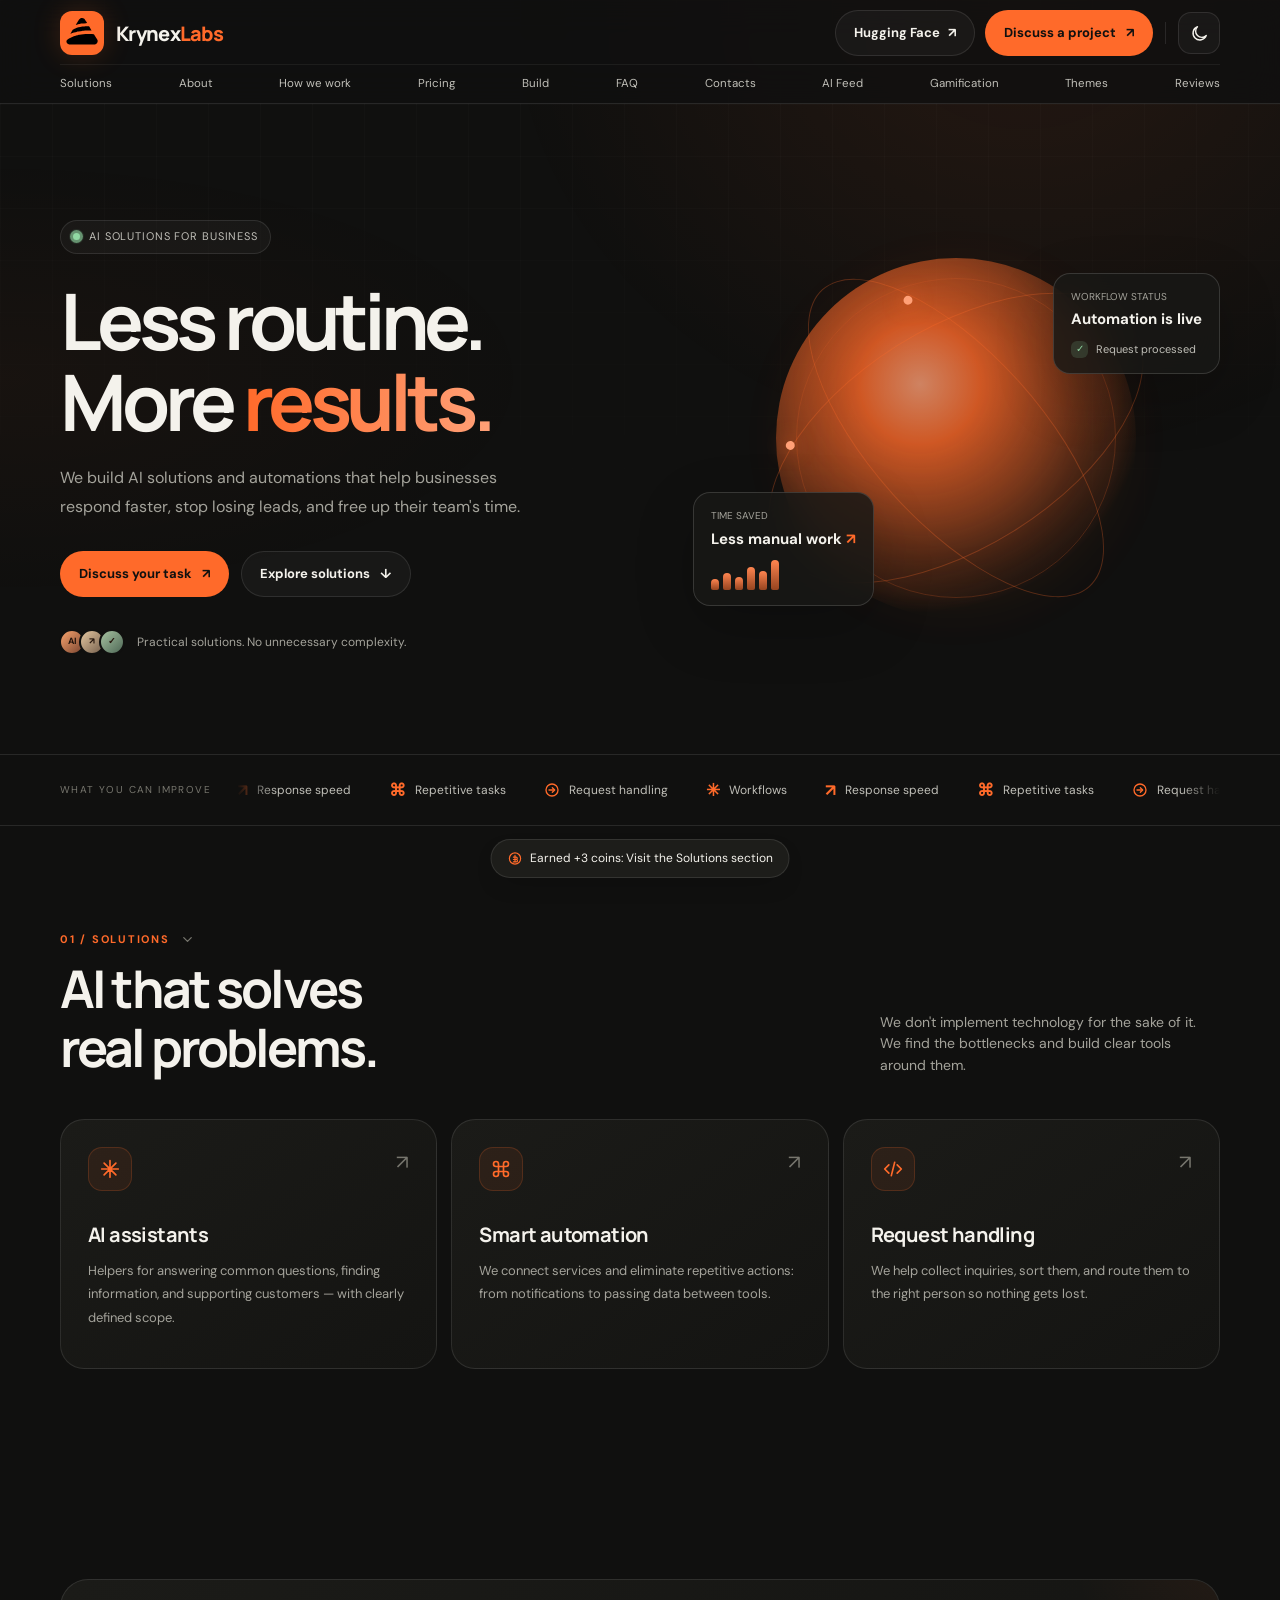
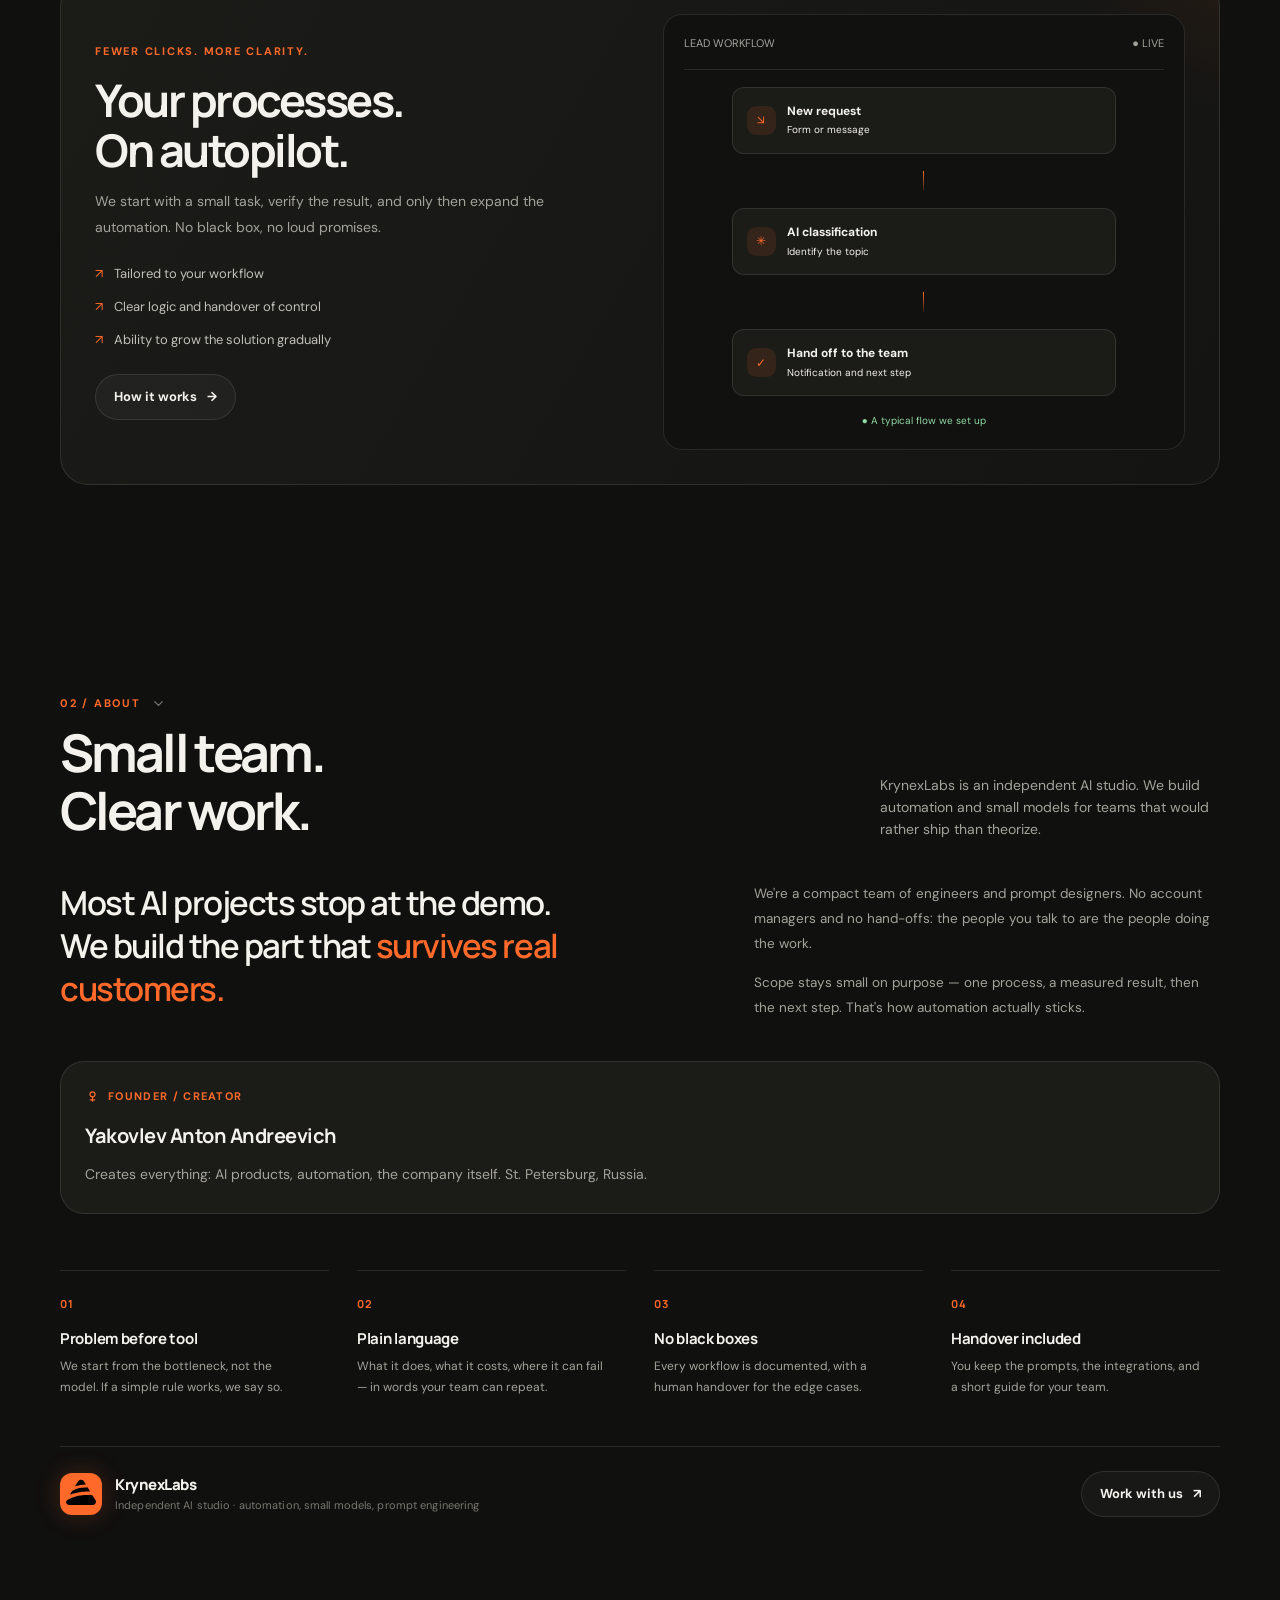
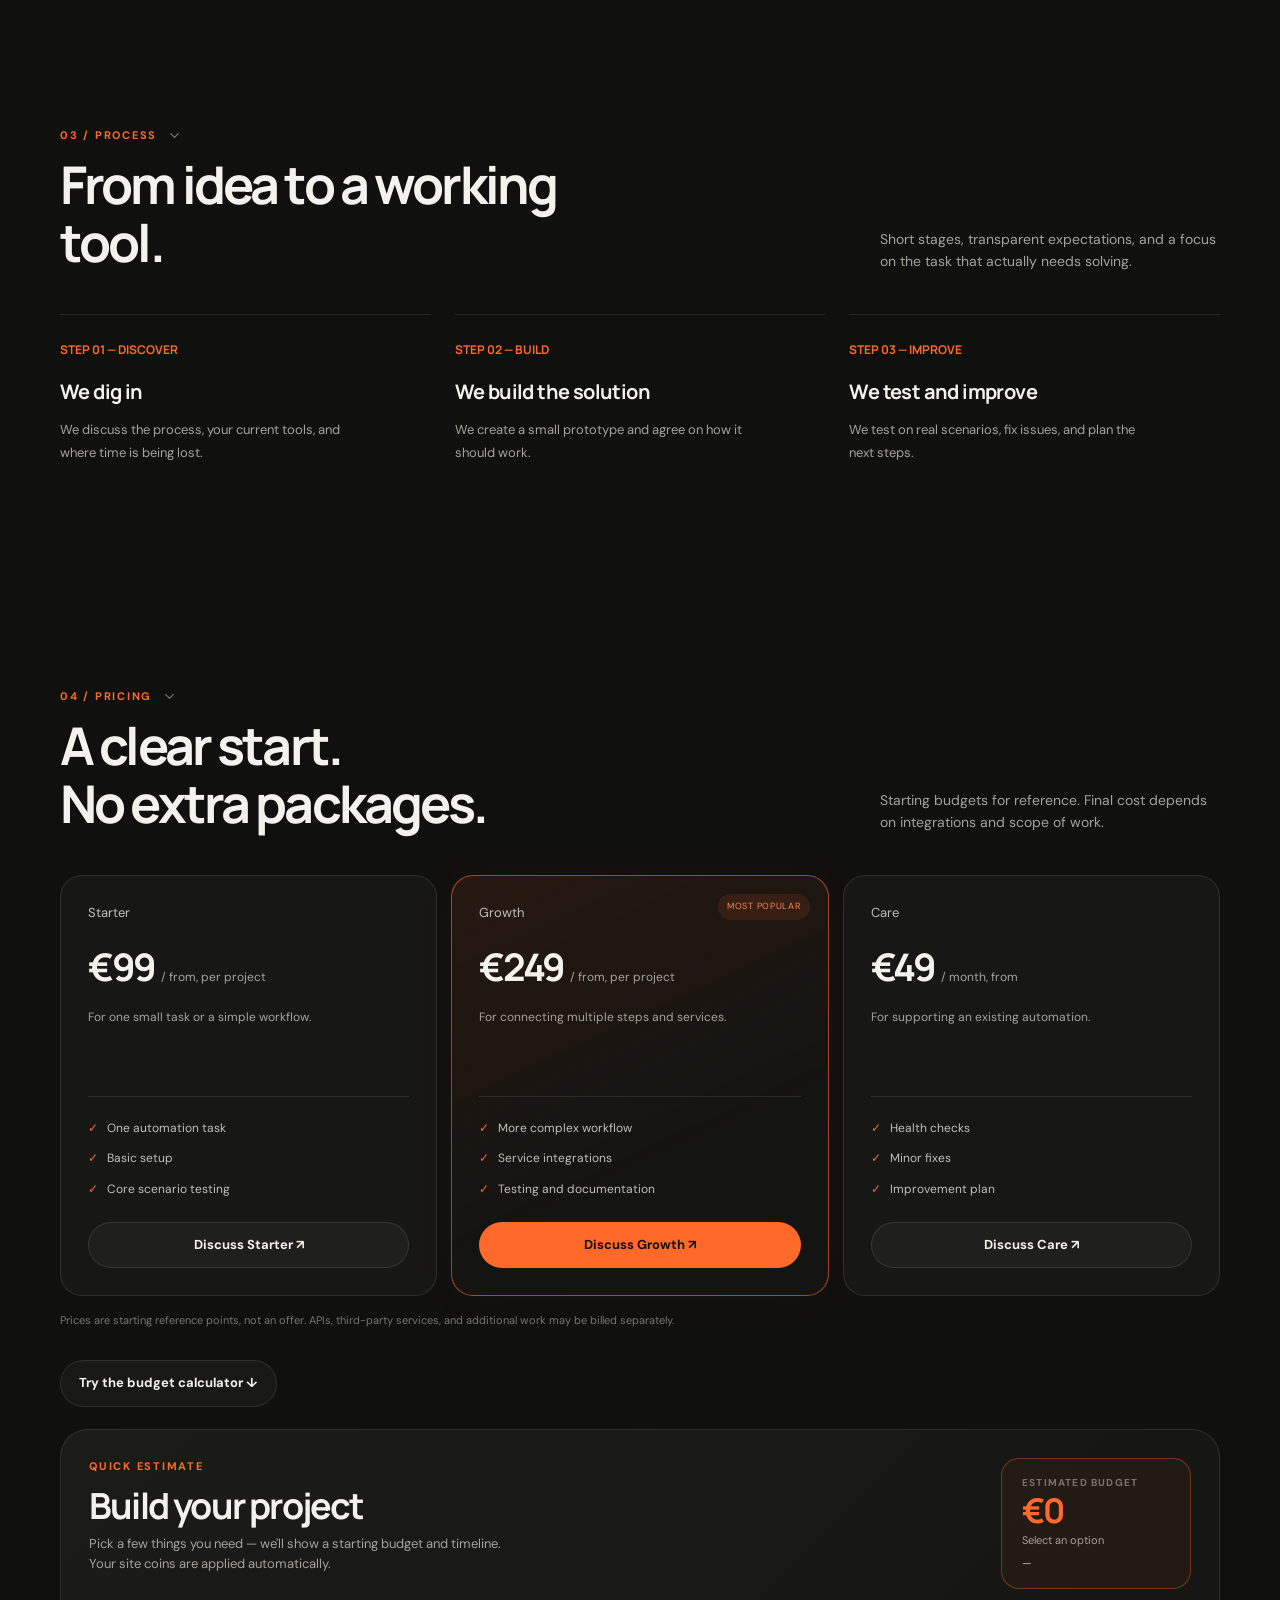
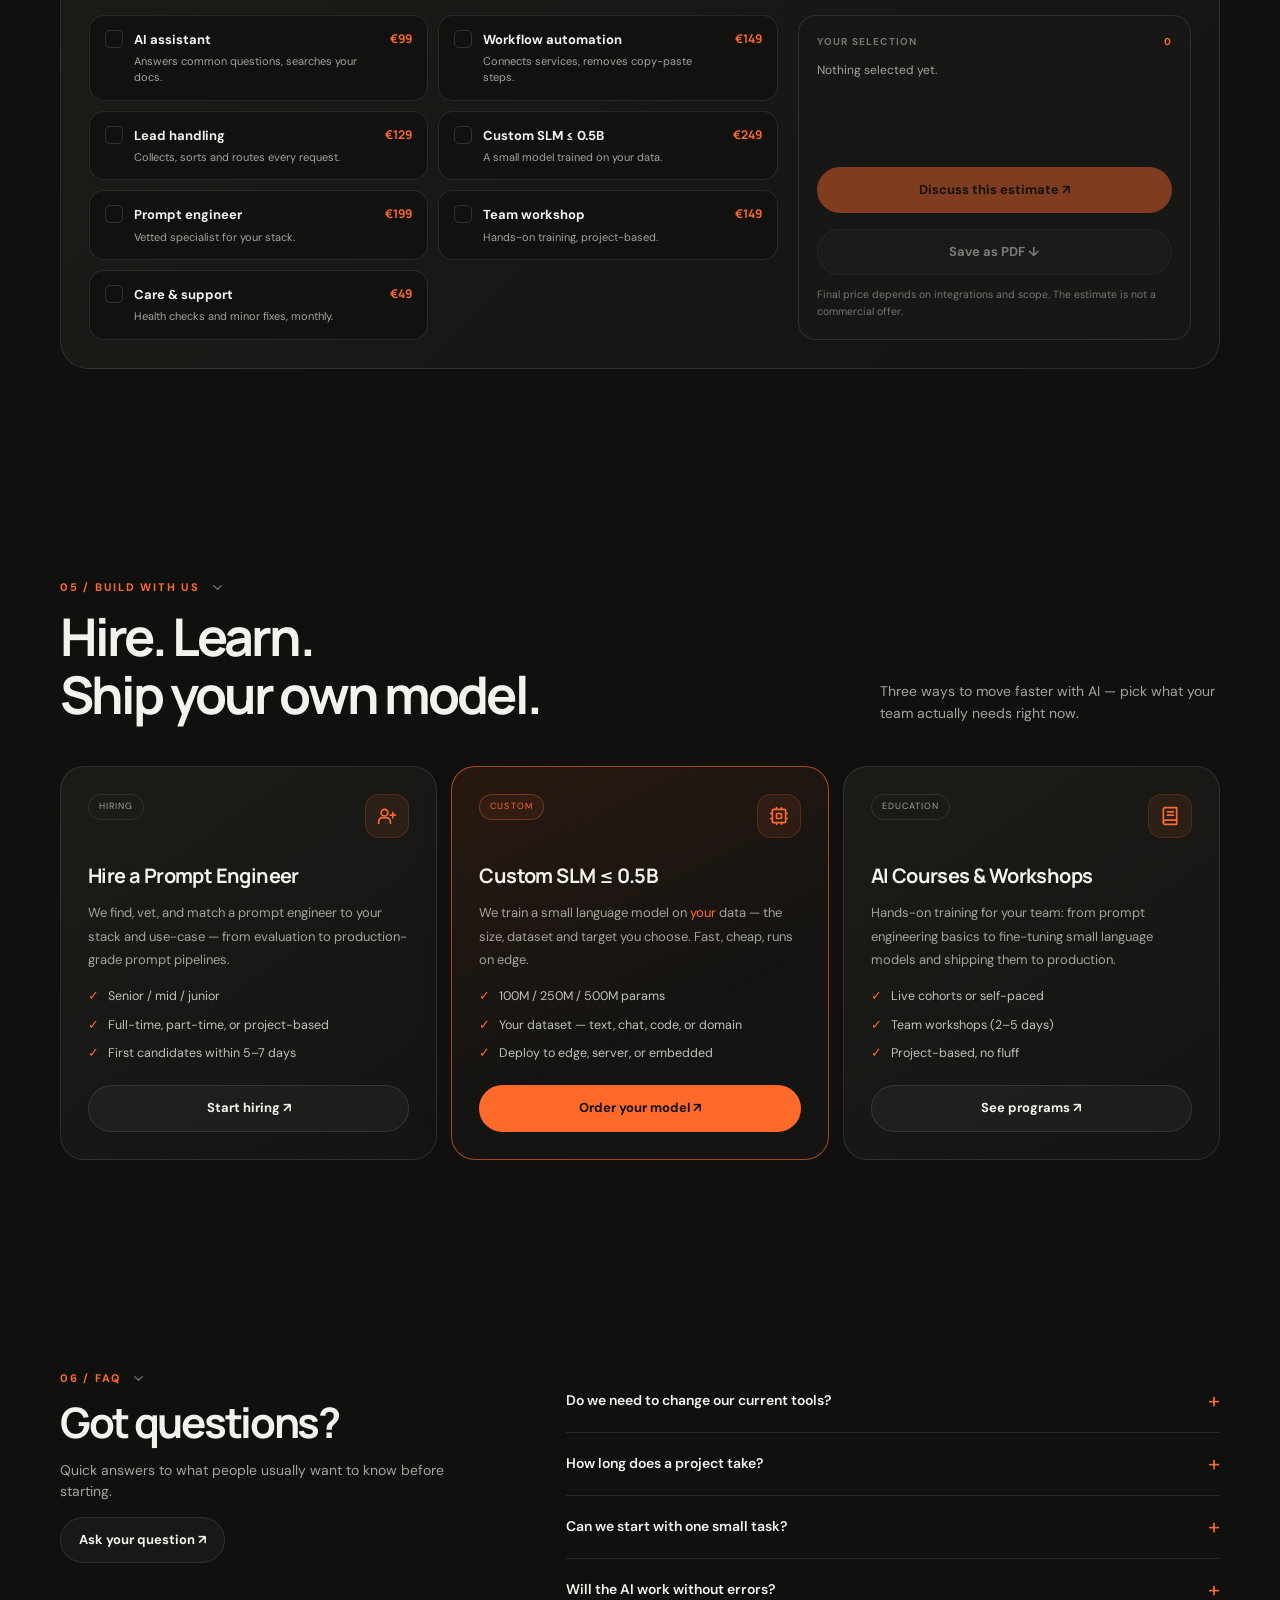
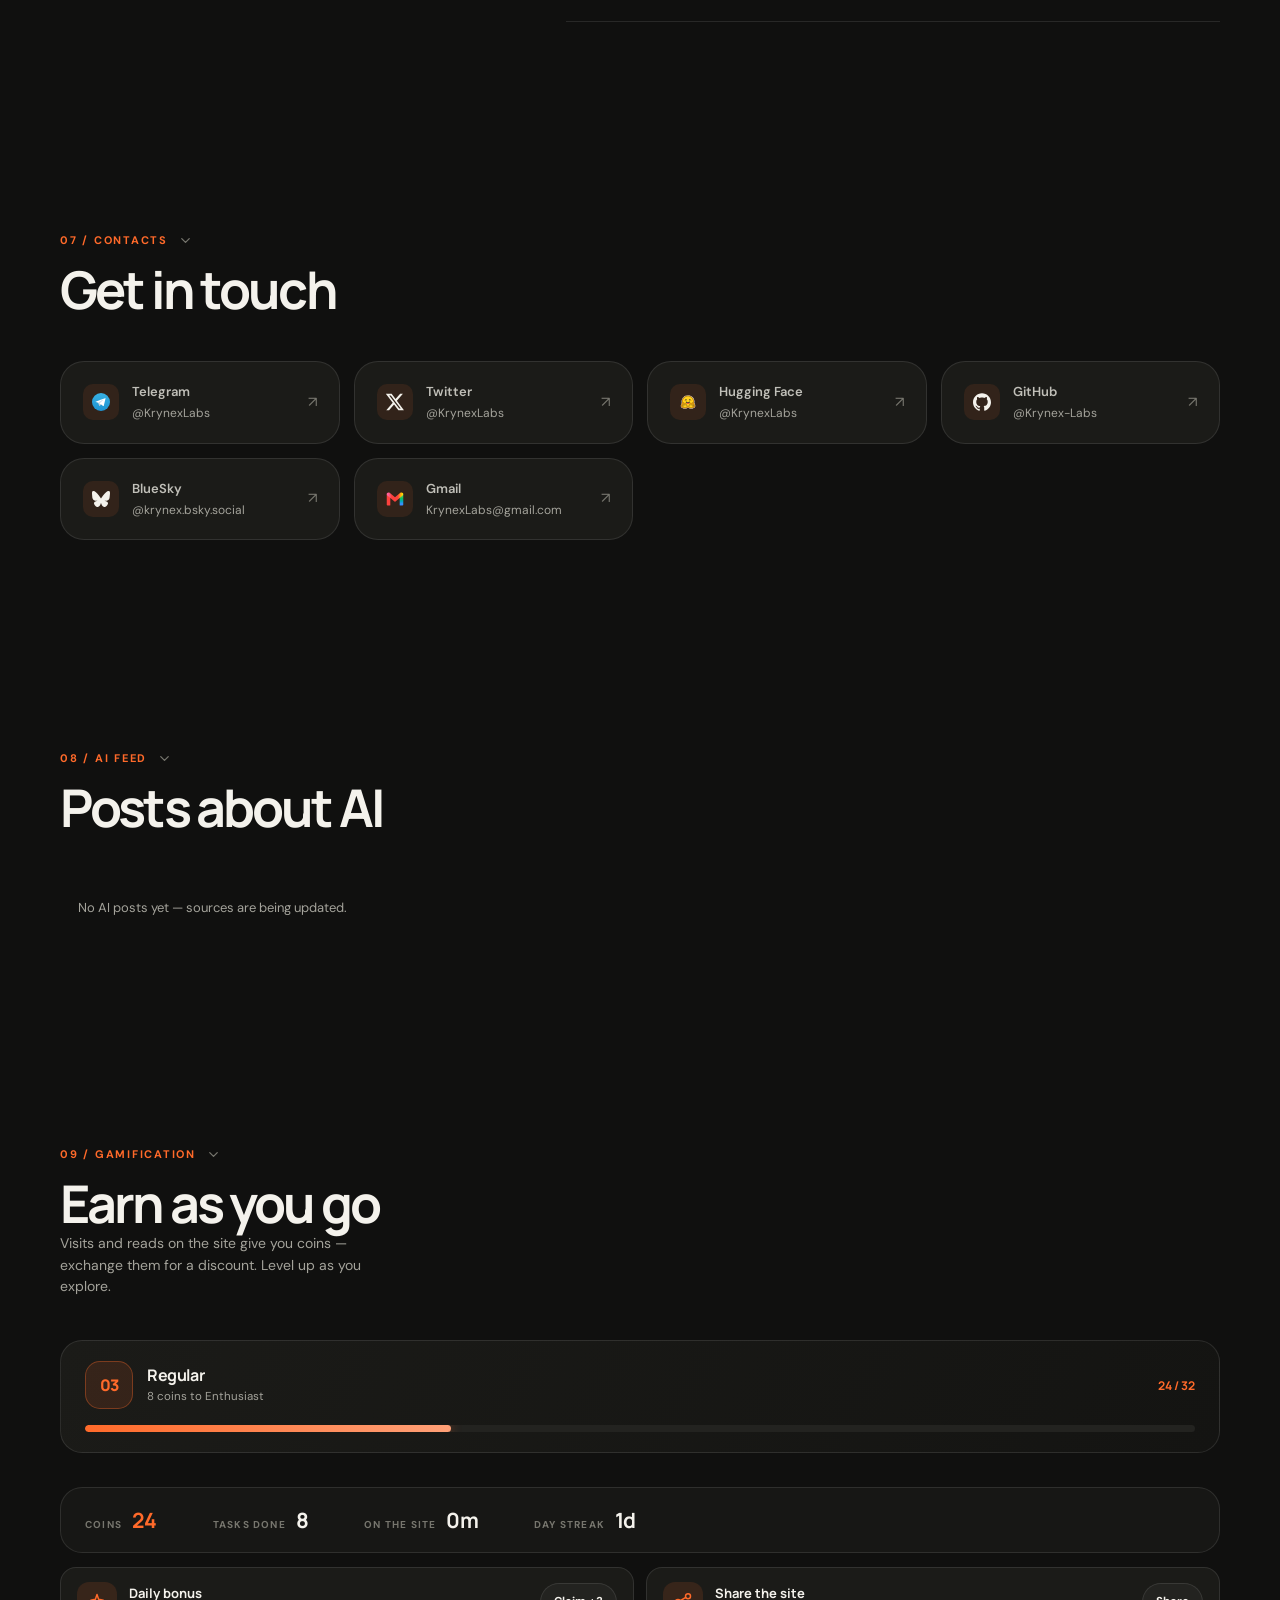
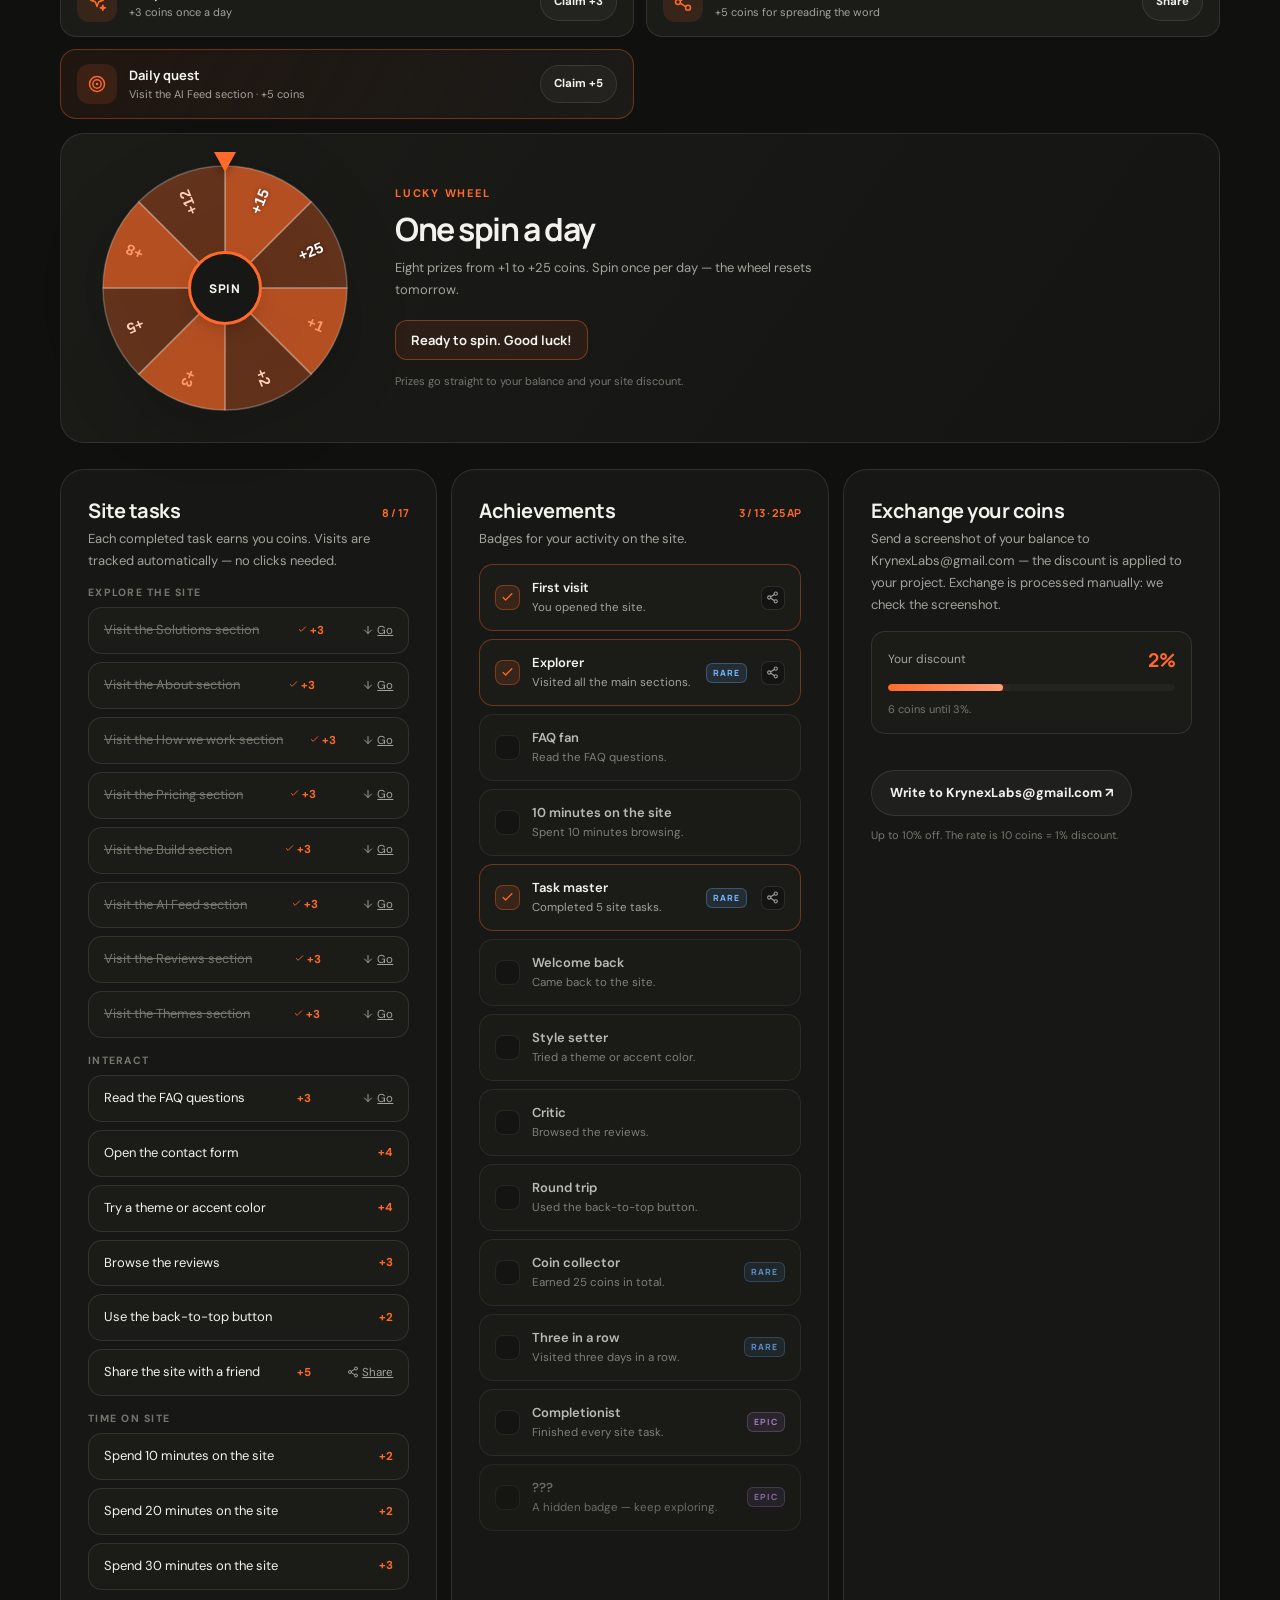
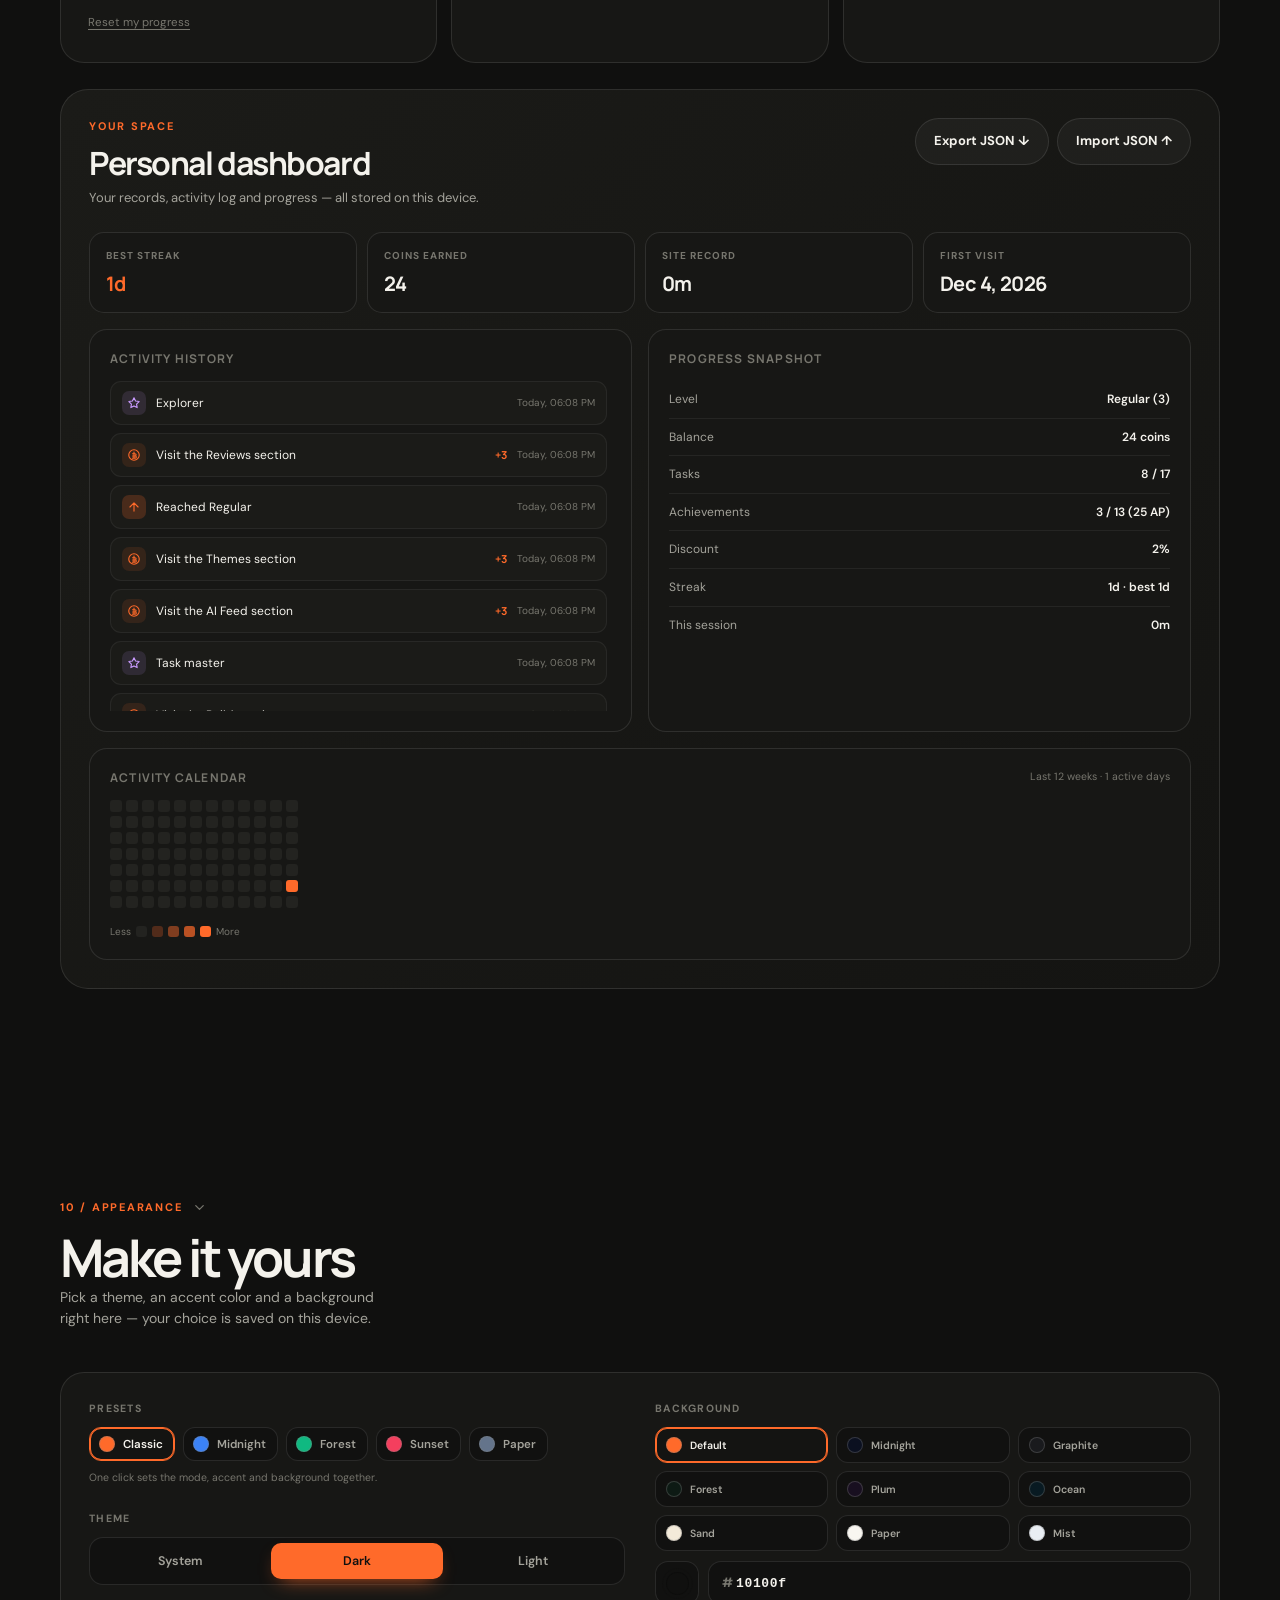
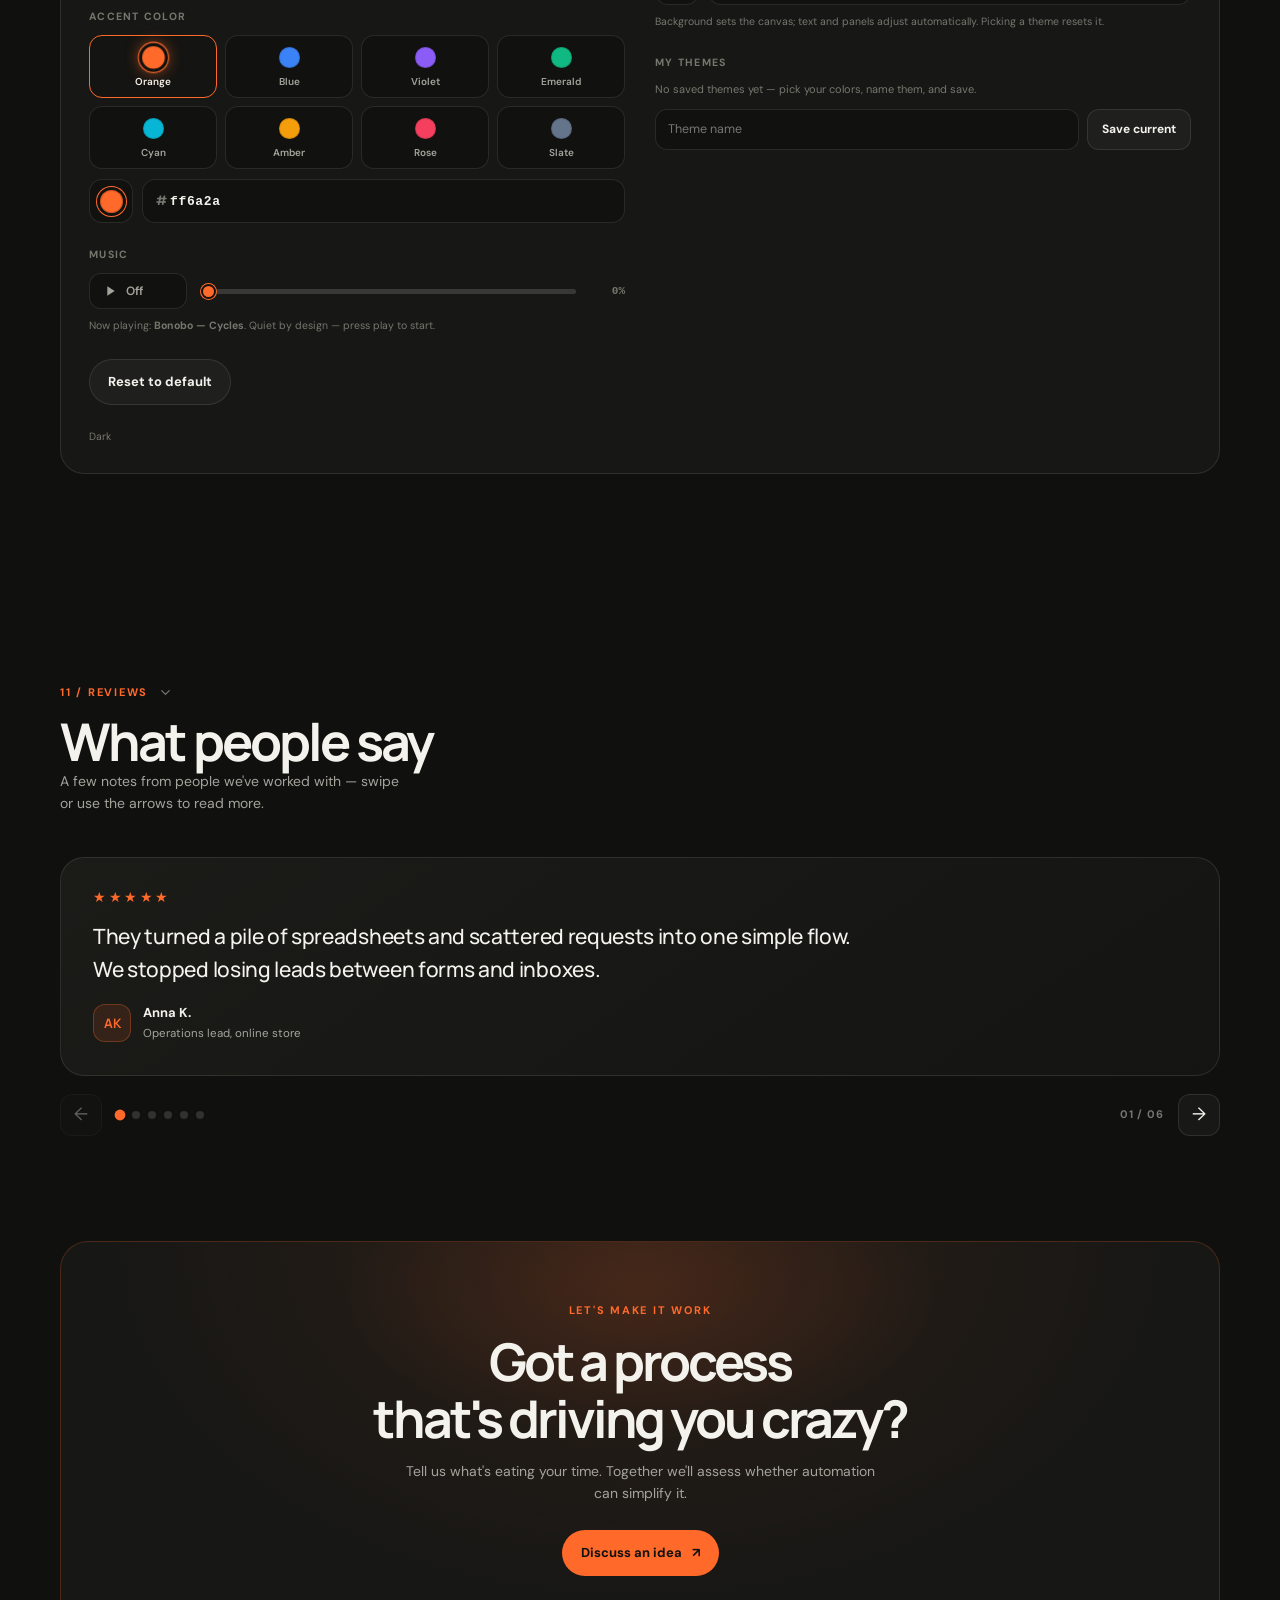
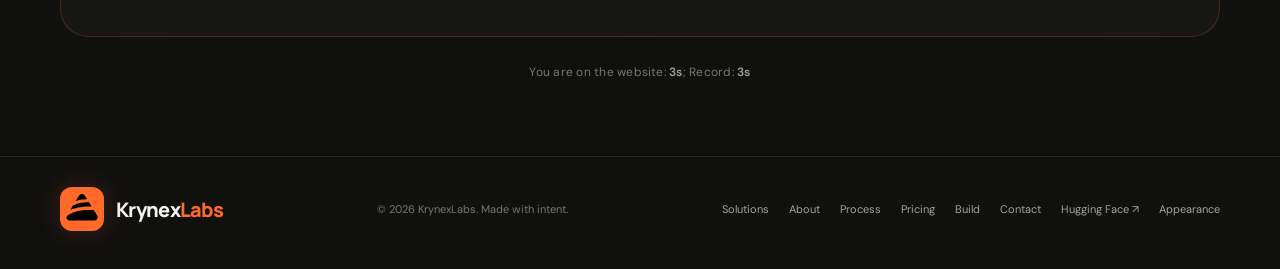
<file: index.html>
<!doctype html>
<html lang="en" data-theme="dark" data-accent="orange">
<head>
<meta charset="utf-8">
<meta name="viewport" content="width=device-width, initial-scale=1">
<meta name="theme-color" content="#10100f">
<script>
/* KrynexLabs appearance engine: themes, custom accent + background colors. */
(function(){
  var root=document.documentElement;
  var mq=window.matchMedia?window.matchMedia('(prefers-color-scheme: light)'):{matches:false};
  var ACCENTS={orange:'#ff6a2a',blue:'#3b82f6',violet:'#8b5cf6',emerald:'#10b981',cyan:'#06b6d4',amber:'#f59e0b',rose:'#f43f5e',slate:'#64748b'};
  var BGS={default:null,midnight:'#0b1020',graphite:'#191a1d',forest:'#0d1a14',plum:'#180f20',ocean:'#081a22',sand:'#f3ead9',paper:'#f8f6f0',mist:'#e9eef3'};
  var WHITE={r:255,g:255,b:255},BLACK={r:0,g:0,b:0},applied=[];

  function parse(hex){
    if(!hex)return null;
    hex=String(hex).trim().replace(/^#/,'');
    if(/^[0-9a-f]{3}$/i.test(hex))hex=hex.split('').map(function(c){return c+c}).join('');
    if(!/^[0-9a-f]{6}$/i.test(hex))return null;
    return {r:parseInt(hex.slice(0,2),16),g:parseInt(hex.slice(2,4),16),b:parseInt(hex.slice(4,6),16)};
  }
  function hx(c){
    return '#'+[c.r,c.g,c.b].map(function(v){
      v=Math.max(0,Math.min(255,Math.round(v)));
      return (v<16?'0':'')+v.toString(16);
    }).join('');
  }
  function mix(a,b,t){return {r:a.r+(b.r-a.r)*t,g:a.g+(b.g-a.g)*t,b:a.b+(b.b-a.b)*t}}
  function rgba(c,a){return 'rgba('+Math.round(c.r)+','+Math.round(c.g)+','+Math.round(c.b)+','+a+')'}
  function lum(c){
    var s=[c.r,c.g,c.b].map(function(v){v/=255;return v<=.03928?v/12.92:Math.pow((v+.055)/1.055,2.4)});
    return .2126*s[0]+.7152*s[1]+.0722*s[2];
  }

  function accentVars(hex){
    var c=parse(hex)||parse('#ff6a2a');
    return {
      '--accent':hx(c),
      '--accent-2':hx(mix(c,WHITE,.18)),
      '--accent-3':hx(mix(c,WHITE,.36)),
      '--accent-rgb':Math.round(c.r)+','+Math.round(c.g)+','+Math.round(c.b),
      '--accent-ink':lum(c)>.26?'#10100f':'#ffffff'
    };
  }

  function bgVars(hex){
    var c=parse(hex)||parse('#10100f'),dark=lum(c)<.45,v={};
    if(dark){
      v['--bg']=hx(c);
      v['--panel']=hx(mix(c,WHITE,.045));
      v['--panel2']=hx(mix(c,WHITE,.09));
      v['--surface']=hx(mix(c,WHITE,.06));
      v['--surface-2']=hx(mix(c,WHITE,.025));
      v['--surface-3']=hx(mix(c,WHITE,.05));
      v['--surface-4']=hx(mix(c,WHITE,.012));
      v['--surface-5']=hx(mix(c,WHITE,.11));
      v['--glass']=rgba(mix(c,WHITE,.05),.84);
      v['--text']=hx(mix(c,WHITE,.93));
      v['--muted']=hx(mix(c,WHITE,.62));
      v['--soft']=hx(mix(c,WHITE,.78));
      v['--faint']=hx(mix(c,WHITE,.46));
      v['--line']='rgba(255,255,255,.1)';
      v['--line-2']='rgba(255,255,255,.06)';
      v['--line-3']='rgba(255,255,255,.14)';
      v['--fill']='rgba(255,255,255,.035)';
      v['--fill-2']='rgba(255,255,255,.05)';
      v['--nav-bg']=rgba(c,.8);
      v['--nav-bg-solid']=rgba(c,.94);
      v['--mobile-nav-bg']=rgba(mix(c,WHITE,.05),.98);
      v['--ok']='#91d9a3';
      v['--ok-rgb']='145,217,163';
      v['--shadow']='rgba(0,0,0,.35)';
      v['--shadow-soft']='rgba(0,0,0,.2)';
      v['--overlay']='rgba(0,0,0,.67)';
    }else{
      v['--bg']=hx(c);
      v['--panel']=hx(mix(c,WHITE,.8));
      v['--panel2']=hx(mix(c,BLACK,.03));
      v['--surface']=hx(mix(c,WHITE,.88));
      v['--surface-2']=hx(mix(c,BLACK,.02));
      v['--surface-3']=hx(mix(c,WHITE,.92));
      v['--surface-4']=hx(mix(c,WHITE,.5));
      v['--surface-5']=hx(mix(c,BLACK,.06));
      v['--glass']=rgba(mix(c,WHITE,.9),.88);
      v['--text']=hx(mix(c,BLACK,.9));
      v['--muted']=hx(mix(c,BLACK,.62));
      v['--soft']=hx(mix(c,BLACK,.78));
      v['--faint']=hx(mix(c,BLACK,.48));
      v['--line']='rgba(20,20,12,.12)';
      v['--line-2']='rgba(20,20,12,.07)';
      v['--line-3']='rgba(20,20,12,.16)';
      v['--fill']='rgba(20,20,12,.035)';
      v['--fill-2']='rgba(20,20,12,.05)';
      v['--nav-bg']=rgba(c,.82);
      v['--nav-bg-solid']=rgba(c,.95);
      v['--mobile-nav-bg']=rgba(mix(c,WHITE,.95),.98);
      v['--ok']='#2f8f4e';
      v['--ok-rgb']='47,143,78';
      v['--shadow']='rgba(20,20,12,.18)';
      v['--shadow-soft']='rgba(20,20,12,.1)';
      v['--overlay']='rgba(20,20,12,.45)';
    }
    return {vars:v,mode:dark?'dark':'light'};
  }

  function setVars(vars){
    applied.forEach(function(k){if(!(k in vars))root.style.removeProperty(k)});
    Object.keys(vars).forEach(function(k){root.style.setProperty(k,vars[k])});
    applied=Object.keys(vars);
  }

  function apply(state){
    var meta=document.querySelector('meta[name="theme-color"]');
    var mode=state.theme==='system'?(mq.matches?'light':'dark'):state.theme;
    var accentHex=state.accent==='custom'?(parse(state.accentHex)?hx(parse(state.accentHex)):ACCENTS.orange):(ACCENTS[state.accent]||ACCENTS.orange);
    var bgHex=state.bg==='custom'?(parse(state.bgHex)?hx(parse(state.bgHex)):null):(BGS[state.bg]||null);
    var vars=accentVars(accentHex);
    if(bgHex){
      var bg=bgVars(bgHex);
      mode=bg.mode;
      Object.keys(bg.vars).forEach(function(k){vars[k]=bg.vars[k]});
    }
    setVars(vars);
    root.setAttribute('data-theme',mode);
    root.setAttribute('data-accent',state.accent==='custom'?'custom':state.accent);
    root.style.colorScheme=mode;
    if(meta)meta.setAttribute('content',bgHex||(mode==='light'?'#f6f5f0':'#10100f'));
    return {mode:mode,accentHex:accentHex,bgHex:bgHex};
  }

  function read(){
    var s={theme:'dark',accent:'orange',accentHex:'#ff6a2a',bg:'default',bgHex:'#10100f'};
    try{
      s.theme=localStorage.getItem('krynexlabs_theme')||s.theme;
      s.accent=localStorage.getItem('krynexlabs_accent')||s.accent;
      s.accentHex=localStorage.getItem('krynexlabs_accent_hex')||s.accentHex;
      s.bg=localStorage.getItem('krynexlabs_bg')||s.bg;
      s.bgHex=localStorage.getItem('krynexlabs_bg_hex')||s.bgHex;
    }catch(e){}
    return s;
  }

  function save(s){
    try{
      localStorage.setItem('krynexlabs_theme',s.theme);
      localStorage.setItem('krynexlabs_accent',s.accent);
      localStorage.setItem('krynexlabs_accent_hex',s.accentHex);
      localStorage.setItem('krynexlabs_bg',s.bg);
      localStorage.setItem('krynexlabs_bg_hex',s.bgHex);
    }catch(e){}
  }

  window.KrynexTheme={
    apply:apply,read:read,save:save,parse:parse,hx:hx,lum:lum,ACCENTS:ACCENTS,BGS:BGS,
    normalizeHex:function(v){var c=parse(v);return c?hx(c):null}
  };
  try{apply(read())}catch(e){}
})();
</script>
<meta name="description" content="KrynexLabs — AI automation for business. Less routine, more results.">
<title>KrynexLabs — Make work flow.</title>
<link rel="icon" type="image/svg+xml" href="logo.svg">
<link rel="manifest" href="manifest.webmanifest">
<link rel="preconnect" href="https://fonts.googleapis.com">
<link rel="preconnect" href="https://fonts.gstatic.com" crossorigin>
<link href="https://fonts.googleapis.com/css2?family=DM+Sans:wght@400;500;600;700&family=Manrope:wght@400;500;600;700;800&display=swap" rel="stylesheet">
<link rel="stylesheet" href="style.css">
</head>
<body>
<div id="scrollProgress"></div>
<header class="nav">
  <div class="nav-inner">
    <a class="brand" href="#top" aria-label="KrynexLabs — back to top"><span class="brand-mark"><img src="logo.svg" alt="KrynexLabs logo"></span><span>Krynex<span>Labs</span></span></a>
    <nav class="nav-links" id="navLinks" aria-label="Main navigation">
      <a href="#services">Solutions</a>
      <a href="#about">About</a>
      <a href="#process">How we work</a>
      <a href="#pricing">Pricing</a>
      <a href="#build">Build</a>
      <a href="#faq">FAQ</a>
      <a href="#contacts">Contacts</a>
      <a href="#ai-feed">AI Feed</a>
      <a href="#gamification">Gamification</a>
      <a href="#appearance">Themes</a>
      <a href="#reviews">Reviews</a>
      <a class="nav-links-hf" href="https://huggingface.co/KrynexLabs" target="_blank" rel="noopener">Hugging Face ↗</a>
      <button class="nav-appearance" type="button" data-open-settings aria-haspopup="dialog" aria-expanded="false" aria-label="Appearance settings">
        <span class="na-left">
          <svg viewBox="0 0 24 24" fill="none" stroke="currentColor" stroke-width="1.8" stroke-linecap="round" stroke-linejoin="round" aria-hidden="true" focusable="false">
            <circle cx="12" cy="12" r="4"/>
            <path d="M12 2.6v2.2M12 19.2v2.2M2.6 12h2.2M19.2 12h2.2M5.4 5.4l1.6 1.6M17 17l1.6 1.6M18.6 5.4 17 7M7 17l-1.6 1.6"/>
          </svg>
          Appearance
        </span>
        <span class="na-value"><i class="na-dot" aria-hidden="true"></i><span id="appearanceValue">Dark</span><span class="na-chevron" aria-hidden="true">›</span></span>
      </button>
    </nav>
    <div class="nav-right">
      <a class="nav-hf" href="https://huggingface.co/KrynexLabs" target="_blank" rel="noopener" aria-label="KrynexLabs on Hugging Face">Hugging Face <span>↗</span></a>
      <a class="nav-cta" href="#contact">Discuss a project <span>↗</span></a>
      <span class="nav-sep" aria-hidden="true"></span>
      <button class="theme-toggle" id="themeBtn" type="button" aria-label="Switch to light theme" title="Switch to light theme">
        <svg class="t-icon t-sun" viewBox="0 0 24 24" fill="none" stroke="currentColor" stroke-width="1.8" stroke-linecap="round" stroke-linejoin="round" aria-hidden="true" focusable="false">
          <circle cx="12" cy="12" r="4"/>
          <path d="M12 2.6v2.2M12 19.2v2.2M2.6 12h2.2M19.2 12h2.2M5.4 5.4l1.6 1.6M17 17l1.6 1.6M18.6 5.4 17 7M7 17l-1.6 1.6"/>
        </svg>
        <svg class="t-icon t-moon" viewBox="0 0 24 24" fill="none" stroke="currentColor" stroke-width="1.8" stroke-linecap="round" stroke-linejoin="round" aria-hidden="true" focusable="false">
          <path d="M20.5 14.6A8.6 8.6 0 1 1 9.4 3.5a6.9 6.9 0 0 0 11.1 11.1Z"/>
        </svg>
      </button>
      <button class="menu-btn" id="menuBtn" aria-label="Open menu" aria-expanded="false">
        <svg viewBox="0 0 24 24" aria-hidden="true" focusable="false">
          <path class="mb-line mb-top" d="M4 6h16"/>
          <path class="mb-line mb-mid" d="M4 12h16"/>
          <path class="mb-line mb-bot" d="M4 18h16"/>
        </svg>
      </button>
    </div>
  </div>
</header>
<main id="top">
<section class="hero wrap">
  <div class="hero-content">
    <div class="eyebrow"><span class="live-dot"></span> AI solutions for business</div>
    <h1>Less routine.<br>More <em>results.</em></h1>
    <p class="hero-copy">We build AI solutions and automations that help businesses respond faster, stop losing leads, and free up their team's time.</p>
    <div class="hero-actions"><a class="btn btn-primary" href="#contact">Discuss your task <span>↗</span></a><a class="btn btn-secondary" href="#services">Explore solutions <span>↓</span></a></div>
    <div class="micro-proof"><div class="avatars"><span class="avatar">AI</span><span class="avatar">↗</span><span class="avatar">✓</span></div><span>Practical solutions. No unnecessary complexity.</span></div>
  </div>
  <div class="hero-visual" role="group" aria-label="Abstract AI visualization">
    <div class="orb"></div><div class="orbit"><i class="orbit-dot"></i></div><div class="orbit two"><i class="orbit-dot"></i></div>
    <div class="glass-card card-top"><small>WORKFLOW STATUS</small><strong>Automation is live</strong><div class="mini-check"><span class="check">✓</span> Request processed</div></div>
    <div class="glass-card card-bottom"><small>TIME SAVED</small><strong>Less manual work <span style="color:var(--orange)">↗</span></strong><div class="mini-chart"><i></i><i></i><i></i><i></i><i></i><i></i></div></div>
  </div>
</section>
<div class="strip"><div class="wrap strip-inner"><span class="strip-label">What you can improve</span>
  <div class="marquee">
    <div class="marquee-row">
      <span class="capability"><b>↗</b> Response speed</span><span class="capability"><b>⌘</b> Repetitive tasks</span><span class="capability"><b class="cap-icon"><svg viewBox="0 0 24 24" fill="none" stroke="currentColor" stroke-width="2" stroke-linecap="round" stroke-linejoin="round" aria-hidden="true" focusable="false"><circle cx="12" cy="12" r="9"/><path d="M7.5 12h8"/><path d="m12.5 8.5 3.5 3.5-3.5 3.5"/></svg></b> Request handling</span><span class="capability"><b>✳</b> Workflows</span>
      <span class="capability" aria-hidden="true"><b>↗</b> Response speed</span><span class="capability" aria-hidden="true"><b>⌘</b> Repetitive tasks</span><span class="capability" aria-hidden="true"><b class="cap-icon"><svg viewBox="0 0 24 24" fill="none" stroke="currentColor" stroke-width="2" stroke-linecap="round" stroke-linejoin="round" aria-hidden="true" focusable="false"><circle cx="12" cy="12" r="9"/><path d="M7.5 12h8"/><path d="m12.5 8.5 3.5 3.5-3.5 3.5"/></svg></b> Request handling</span><span class="capability" aria-hidden="true"><b>✳</b> Workflows</span>
    </div>
  </div>
</div></div>
<section class="content wrap" id="services">
  <div class="section-head reveal"><div><div class="kicker">01 / Solutions <button class="section-toggle" type="button" data-collapse="services" aria-expanded="false" aria-label="Collapse section"><svg viewBox="0 0 24 24" fill="none" stroke="currentColor" stroke-width="2" stroke-linecap="round" stroke-linejoin="round" aria-hidden="true"><path d="m6 9 6 6 6-6"/></svg></button></div><h2>AI that solves<br>real problems.</h2></div><p>We don't implement technology for the sake of it. We find the bottlenecks and build clear tools around them.</p></div>
  <div class="services">
    <article class="service reveal"><span class="arrow">↗</span><div class="service-icon"><svg viewBox="0 0 24 24" fill="none" stroke="currentColor" stroke-width="2" stroke-linecap="round" stroke-linejoin="round"><path d="M12 2v20M2 12h20M4.93 4.93l14.14 14.14M19.07 4.93L4.93 19.07"/></svg></div><h3>AI assistants</h3><p>Helpers for answering common questions, finding information, and supporting customers — with clearly defined scope.</p></article>
    <article class="service reveal"><span class="arrow">↗</span><div class="service-icon"><svg viewBox="0 0 24 24" fill="none" stroke="currentColor" stroke-width="2" stroke-linecap="round" stroke-linejoin="round"><path d="M18 3a3 3 0 0 0-3 3v12a3 3 0 0 0 3 3 3 3 0 0 0 3-3 3 3 0 0 0-3-3H6a3 3 0 0 0-3 3 3 3 0 0 0 3 3 3 3 0 0 0 3-3V6a3 3 0 0 0-3-3 3 3 0 0 0-3 3 3 3 0 0 0 3 3h12a3 3 0 0 0 3-3 3 3 0 0 0-3-3z"/></svg></div><h3>Smart automation</h3><p>We connect services and eliminate repetitive actions: from notifications to passing data between tools.</p></article>
    <article class="service reveal"><span class="arrow">↗</span><div class="service-icon"><svg viewBox="0 0 24 24" fill="none" stroke="currentColor" stroke-width="2" stroke-linecap="round" stroke-linejoin="round"><path d="M7 17l-5-5 5-5"/><path d="M17 7l5 5-5 5"/><path d="M14 4l-4 16"/></svg></div><h3>Request handling</h3><p>We help collect inquiries, sort them, and route them to the right person so nothing gets lost.</p></article>
  </div>
</section>

<section class="content wrap">
  <div class="feature-band reveal">
    <div class="feature-copy"><div class="kicker">Fewer clicks. More clarity.</div><h2>Your processes.<br>On autopilot.</h2><p>We start with a small task, verify the result, and only then expand the automation. No black box, no loud promises.</p>
      <div class="feature-list"><div><span>↗</span> Tailored to your workflow</div><div><span>↗</span> Clear logic and handover of control</div><div><span>↗</span> Ability to grow the solution gradually</div></div>
      <a class="btn btn-secondary" href="#process">How it works <span>→</span></a>
    </div>
    <div class="flow-ui" role="group" aria-label="Example automation flow"><div class="flow-top"><span>LEAD WORKFLOW</span><span>● LIVE</span></div><div class="flow-node"><span class="node-icon">↘</span><span><b>New request</b><br><small>Form or message</small></span></div><div class="flow-line"></div><div class="flow-node"><span class="node-icon">✳</span><span><b>AI classification</b><br><small>Identify the topic</small></span></div><div class="flow-line"></div><div class="flow-node"><span class="node-icon">✓</span><span><b>Hand off to the team</b><br><small>Notification and next step</small></span></div><div class="flow-status">● A typical flow we set up</div></div>
  </div>
</section>

<section class="content wrap" id="about">
  <div class="section-head reveal"><div><div class="kicker">02 / About <button class="section-toggle" type="button" data-collapse="about" aria-expanded="false" aria-label="Collapse section"><svg viewBox="0 0 24 24" fill="none" stroke="currentColor" stroke-width="2" stroke-linecap="round" stroke-linejoin="round" aria-hidden="true"><path d="m6 9 6 6 6-6"/></svg></button></div><h2>Small team.<br>Clear work.</h2></div><p>KrynexLabs is an independent AI studio. We build automation and small models for teams that would rather ship than theorize.</p></div>
  <div class="about-intro reveal">
    <p class="about-statement">Most AI projects stop at the demo. We build the part that <em>survives real customers.</em></p>
    <div class="about-copy">
      <p>We're a compact team of engineers and prompt designers. No account managers and no hand-offs: the people you talk to are the people doing the work.</p>
      <p>Scope stays small on purpose — one process, a measured result, then the next step. That's how automation actually sticks.</p>
    </div>
  </div>
  <div class="about-cards reveal">
    <div class="about-card">
      <span class="about-card-role"><svg viewBox="0 0 24 24" fill="none" stroke="currentColor" stroke-width="2" stroke-linecap="round" stroke-linejoin="round" aria-hidden="true"><circle cx="12" cy="8.5" r="4"/><path d="M12 12.5v7M8.5 17.5h7"/></svg>Founder / Creator</span>
      <h3>Yakovlev Anton Andreevich</h3>
      <p>Creates everything: AI products, automation, the company itself. St. Petersburg, Russia.</p>
    </div>
  </div>
  <div class="about-principles reveal">
    <div class="principle"><span>01</span><h3>Problem before tool</h3><p>We start from the bottleneck, not the model. If a simple rule works, we say so.</p></div>
    <div class="principle"><span>02</span><h3>Plain language</h3><p>What it does, what it costs, where it can fail — in words your team can repeat.</p></div>
    <div class="principle"><span>03</span><h3>No black boxes</h3><p>Every workflow is documented, with a human handover for the edge cases.</p></div>
    <div class="principle"><span>04</span><h3>Handover included</h3><p>You keep the prompts, the integrations, and a short guide for your team.</p></div>
  </div>
  <div class="about-foot reveal">
    <div class="about-id"><span class="about-mark"><img src="logo.svg" alt="KrynexLabs logo"></span><div><strong>KrynexLabs</strong><small>Independent AI studio · automation, small models, prompt engineering</small></div></div>
    <a class="btn btn-secondary" href="#contact">Work with us <span>↗</span></a>
  </div>
</section>

<section class="content wrap" id="process">
  <div class="section-head reveal"><div><div class="kicker">03 / Process <button class="section-toggle" type="button" data-collapse="process" aria-expanded="false" aria-label="Collapse section"><svg viewBox="0 0 24 24" fill="none" stroke="currentColor" stroke-width="2" stroke-linecap="round" stroke-linejoin="round" aria-hidden="true"><path d="m6 9 6 6 6-6"/></svg></button></div><h2>From idea to a working<br>tool.</h2></div><p>Short stages, transparent expectations, and a focus on the task that actually needs solving.</p></div>
  <div class="steps"><article class="step reveal"><span class="step-no">STEP 01 — DISCOVER</span><h3>We dig in</h3><p>We discuss the process, your current tools, and where time is being lost.</p></article><article class="step reveal"><span class="step-no">STEP 02 — BUILD</span><h3>We build the solution</h3><p>We create a small prototype and agree on how it should work.</p></article><article class="step reveal"><span class="step-no">STEP 03 — IMPROVE</span><h3>We test and improve</h3><p>We test on real scenarios, fix issues, and plan the next steps.</p></article></div>
</section>

<section class="content wrap" id="pricing">
  <div class="section-head reveal"><div><div><div class="kicker">04 / Pricing <button class="section-toggle" type="button" data-collapse="pricing" aria-expanded="false" aria-label="Collapse section"><svg viewBox="0 0 24 24" fill="none" stroke="currentColor" stroke-width="2" stroke-linecap="round" stroke-linejoin="round" aria-hidden="true"><path d="m6 9 6 6 6-6"/></svg></button></div><h2>A clear start.<br>No extra packages.</h2></div></div><p>Starting budgets for reference. Final cost depends on integrations and scope of work.</p></div>
  <div class="pricing">
    <article class="price-card reveal"><div class="plan">Starter</div><div class="price">€99 <span>/ from, per project</span></div><p class="price-desc">For one small task or a simple workflow.</p><hr><div class="includes"><div>One automation task</div><div>Basic setup</div><div>Core scenario testing</div></div><button class="btn btn-secondary choose-plan" data-plan="Starter">Discuss Starter ↗</button></article>
    <article class="price-card featured reveal"><span class="popular">Most popular</span><div class="plan">Growth</div><div class="price">€249 <span>/ from, per project</span></div><p class="price-desc">For connecting multiple steps and services.</p><hr><div class="includes"><div>More complex workflow</div><div>Service integrations</div><div>Testing and documentation</div></div><button class="btn btn-primary choose-plan" data-plan="Growth">Discuss Growth ↗</button></article>
    <article class="price-card reveal"><div class="plan">Care</div><div class="price">€49 <span>/ month, from</span></div><p class="price-desc">For supporting an existing automation.</p><hr><div class="includes"><div>Health checks</div><div>Minor fixes</div><div>Improvement plan</div></div><button class="btn btn-secondary choose-plan" data-plan="Care">Discuss Care ↗</button></article>
  </div><p class="note">Prices are starting reference points, not an offer. APIs, third-party services, and additional work may be billed separately.</p>
  <a class="btn btn-secondary calc-jump" href="#calculator">Try the budget calculator ↓</a>
  <div class="calc reveal" id="calculator">
    <div class="print-head" aria-hidden="true"><b>KrynexLabs</b> — project estimate<br><span id="calcPrintDate"></span></div>
    <div class="calc-head">
      <div><div class="kicker">Quick estimate</div><h3>Build your project</h3><p>Pick a few things you need — we'll show a starting budget and timeline. Your site coins are applied automatically.</p></div>
      <div class="calc-total"><span>Estimated budget</span><strong id="calcTotal">€0</strong><small id="calcRange">Select an option</small><span id="calcTime">—</span></div>
    </div>
    <div class="calc-body">
      <div class="calc-options" id="calcOptions" role="group" aria-label="Project options"></div>
      <div class="calc-side">
        <div class="calc-selected-head">Your selection <span id="calcCount">0</span></div>
        <div class="calc-selected" id="calcSelected"><p class="calc-empty">Nothing selected yet.</p></div>
        <button class="btn btn-primary" id="calcSend" type="button" disabled>Discuss this estimate ↗</button>
        <button class="btn btn-secondary" id="calcPrint" type="button" disabled>Save as PDF ↓</button>
        <p class="calc-note">Final price depends on integrations and scope. The estimate is not a commercial offer.</p>
      </div>
    </div>
  </div>
</section>

<section class="content wrap" id="build">
  <div class="section-head reveal">
    <div><div class="kicker">05 / Build with us <button class="section-toggle" type="button" data-collapse="build" aria-expanded="false" aria-label="Collapse section"><svg viewBox="0 0 24 24" fill="none" stroke="currentColor" stroke-width="2" stroke-linecap="round" stroke-linejoin="round" aria-hidden="true"><path d="m6 9 6 6 6-6"/></svg></button></div><h2>Hire. Learn.<br>Ship your own model.</h2></div>
    <p>Three ways to move faster with AI — pick what your team actually needs right now.</p>
  </div>

  <div class="build-grid">
    <article class="build-card reveal">
      <div class="build-top">
        <span class="build-tag">HIRING</span>
        <div class="service-icon">
          <svg viewBox="0 0 24 24" fill="none" stroke="currentColor" stroke-width="2" stroke-linecap="round" stroke-linejoin="round"><circle cx="9" cy="8" r="4"/><path d="M2 21v-2a5 5 0 0 1 5-5h4a5 5 0 0 1 5 5v2"/><path d="M19 8v6"/><path d="M22 11h-6"/></svg>
        </div>
      </div>
      <h3>Hire a Prompt Engineer</h3>
      <p>We find, vet, and match a prompt engineer to your stack and use-case — from evaluation to production-grade prompt pipelines.</p>
      <ul class="build-list"><li>Senior / mid / junior</li><li>Full-time, part-time, or project-based</li><li>First candidates within 5–7 days</li></ul>
      <button class="btn btn-secondary choose-build" data-build="Hire a Prompt Engineer">Start hiring ↗</button>
    </article>

    <article class="build-card featured-build reveal">
      <div class="build-top">
        <span class="build-tag hot">CUSTOM</span>
        <div class="service-icon">
          <svg viewBox="0 0 24 24" fill="none" stroke="currentColor" stroke-width="2" stroke-linecap="round" stroke-linejoin="round"><rect x="4" y="4" width="16" height="16" rx="2"/><rect x="9" y="9" width="6" height="6" rx="1"/><path d="M9 2v2M15 2v2M9 20v2M15 20v2M2 9h2M2 15h2M20 9h2M20 15h2"/></svg>
        </div>
      </div>
      <h3>Custom SLM ≤ 0.5B</h3>
      <p>We train a small language model on <em>your</em> data — the size, dataset and target you choose. Fast, cheap, runs on edge.</p>
      <ul class="build-list"><li>100M / 250M / 500M params</li><li>Your dataset — text, chat, code, or domain</li><li>Deploy to edge, server, or embedded</li></ul>
      <button class="btn btn-primary choose-build" data-build="Custom SLM">Order your model ↗</button>
    </article>

    <article class="build-card reveal">
      <div class="build-top">
        <span class="build-tag">EDUCATION</span>
        <div class="service-icon">
          <svg viewBox="0 0 24 24" fill="none" stroke="currentColor" stroke-width="2" stroke-linecap="round" stroke-linejoin="round"><path d="M4 19.5A2.5 2.5 0 0 1 6.5 17H20"/><path d="M6.5 2H20v20H6.5A2.5 2.5 0 0 1 4 19.5v-15A2.5 2.5 0 0 1 6.5 2z"/><path d="M9 7h7M9 11h7"/></svg>
        </div>
      </div>
      <h3>AI Courses &amp; Workshops</h3>
      <p>Hands-on training for your team: from prompt engineering basics to fine-tuning small language models and shipping them to production.</p>
      <ul class="build-list"><li>Live cohorts or self-paced</li><li>Team workshops (2–5 days)</li><li>Project-based, no fluff</li></ul>
      <button class="btn btn-secondary choose-build" data-build="AI Courses & Workshops">See programs ↗</button>
    </article>
  </div>
</section>

<section class="content wrap" id="faq">
  <div class="faq"><div class="faq-intro reveal"><div class="kicker">06 / FAQ <button class="section-toggle" type="button" data-collapse="faq" aria-expanded="false" aria-label="Collapse section"><svg viewBox="0 0 24 24" fill="none" stroke="currentColor" stroke-width="2" stroke-linecap="round" stroke-linejoin="round" aria-hidden="true"><path d="m6 9 6 6 6-6"/></svg></button></div><h2>Got questions?</h2><p>Quick answers to what people usually want to know before starting.</p><a class="btn btn-secondary" href="#contact">Ask your question ↗</a></div>
    <div class="faq-list reveal">
      <div class="faq-item"><button class="faq-q" type="button" aria-expanded="false"><span>Do we need to change our current tools?</span><i class="faq-icon">+</i></button><div class="faq-a"><div class="faq-a-inner">Not necessarily. We first check whether your existing services can be connected and the current process improved.</div></div></div>
      <div class="faq-item"><button class="faq-q" type="button" aria-expanded="false"><span>How long does a project take?</span><i class="faq-icon">+</i></button><div class="faq-a"><div class="faq-a-inner">Small tasks can take a few days, while complex integrations take longer. We set timelines after discussing the scope.</div></div></div>
      <div class="faq-item"><button class="faq-q" type="button" aria-expanded="false"><span>Can we start with one small task?</span><i class="faq-icon">+</i></button><div class="faq-a"><div class="faq-a-inner">Yes. It's often the smartest option: validate the idea on a limited scenario, then decide whether to expand the solution.</div></div></div>
      <div class="faq-item"><button class="faq-q" type="button" aria-expanded="false"><span>Will the AI work without errors?</span><i class="faq-icon">+</i></button><div class="faq-a"><div class="faq-a-inner">No — and promising that would be wrong. We build in testing, guardrails, human handover for complex cases, and monitoring where it's needed.</div></div></div>
    </div>
  </div>
</section>
<section class="content wrap" id="contacts">
  <div class="section-head reveal"><div><div class="kicker">07 / Contacts <button class="section-toggle" type="button" data-collapse="contacts" aria-expanded="false" aria-label="Collapse section"><svg viewBox="0 0 24 24" fill="none" stroke="currentColor" stroke-width="2" stroke-linecap="round" stroke-linejoin="round" aria-hidden="true"><path d="m6 9 6 6 6-6"/></svg></button></div><h2>Get in touch</h2></div></div>
  <div class="contacts">
    <a class="contact" href="https://t.me/KrynexLabs" target="_blank" rel="noopener"><span class="contact-icon"><svg id="Livello_1" data-name="Livello 1" xmlns="http://www.w3.org/2000/svg" xmlns:xlink="http://www.w3.org/1999/xlink" viewBox="0 0 240 240"><defs><linearGradient id="linear-gradient" x1="120" y1="240" x2="120" gradientUnits="userSpaceOnUse"><stop offset="0" stop-color="#1d93d2"/><stop offset="1" stop-color="#38b0e3"/></linearGradient></defs><title>Telegram_logo</title><circle cx="120" cy="120" r="120" fill="url(#linear-gradient)"/><path d="M81.229,128.772l14.237,39.406s1.78,3.687,3.686,3.687,30.255-29.492,30.255-29.492l31.525-60.89L81.737,118.6Z" fill="#c8daea"/><path d="M100.106,138.878l-2.733,29.046s-1.144,8.9,7.754,0,17.415-15.763,17.415-15.763" fill="#a9c6d8"/><path d="M81.486,130.178,52.2,120.636s-3.5-1.42-2.373-4.64c.232-.664.7-1.229,2.1-2.2,6.489-4.523,120.106-45.36,120.106-45.36s3.208-1.081,5.1-.362a2.766,2.766,0,0,1,1.885,2.055,9.357,9.357,0,0,1,.254,2.585c-.009.752-.1,1.449-.169,2.542-.692,11.165-21.4,94.493-21.4,94.493s-1.239,4.876-5.678,5.043A8.13,8.13,0,0,1,146.1,172.5c-8.711-7.493-38.819-27.727-45.472-32.177a1.27,1.27,0,0,1-.546-.9c-.093-.469.417-1.05.417-1.05s52.426-46.6,53.821-51.492c.108-.379-.3-.566-.848-.4-3.482,1.281-63.844,39.4-70.506,43.607A3.21,3.21,0,0,1,81.486,130.178Z" fill="#fff"/></svg></span><span class="contact-text"><span class="contact-name">Telegram</span><span class="contact-value">@KrynexLabs</span></span><span class="contact-arrow">↗</span></a>
    <a class="contact" href="https://twitter.com/KrynexLabs" target="_blank" rel="noopener"><span class="contact-icon"><svg width="300" height="271" viewBox="0 0 300 271" xmlns="http://www.w3.org/2000/svg">
 <path d="m236 0h46l-101 115 118 156h-92.6l-72.5-94.8-83 94.8h-46l107-123-113-148h94.9l65.5 86.6zm-16.1 244h25.5l-165-218h-27.4z"/>
</svg></span><span class="contact-text"><span class="contact-name">Twitter</span><span class="contact-value">@KrynexLabs</span></span><span class="contact-arrow">↗</span></a>
    <a class="contact" href="https://huggingface.co/KrynexLabs" target="_blank" rel="noopener"><span class="contact-icon"><svg width="256" height="256" viewBox="0 0 256 256" fill="none" xmlns="http://www.w3.org/2000/svg">
<path d="M230.721 172.7C230.183 170.673 229.313 168.75 228.146 167.008C228.396 166.091 228.587 165.159 228.714 164.217C229.543 158.241 227.471 152.77 223.567 148.537C221.452 146.225 219.185 144.698 216.784 143.761C218.36 137.018 219.157 130.117 219.161 123.193C219.161 120.03 218.982 116.932 218.682 113.88C218.526 112.356 218.337 110.836 218.115 109.32C217.428 104.847 216.408 100.431 215.064 96.11C214.183 93.2707 213.164 90.476 212.01 87.736C210.281 83.6782 208.262 79.75 205.969 75.982C204.465 73.475 202.827 71.0508 201.062 68.72C200.197 67.543 199.296 66.3938 198.358 65.274C195.58 61.898 192.561 58.7277 189.325 55.788C188.25 54.7997 187.145 53.8453 186.01 52.926C184.893 51.9943 183.751 51.0927 182.586 50.222C180.241 48.4766 177.818 46.8392 175.324 45.315C161.543 36.945 145.382 32.145 128.109 32.145C77.817 32.145 37.057 72.907 37.057 123.196C37.055 130.208 37.867 137.196 39.477 144.02C37.317 144.958 35.247 146.42 33.327 148.535C29.424 152.766 27.351 158.217 28.18 164.193C28.306 165.142 28.495 166.082 28.747 167.006C27.5811 168.749 26.7117 170.673 26.174 172.7C24.974 177.261 25.369 181.374 26.894 184.978C25.236 189.688 25.65 194.704 27.809 199.065C29.379 202.25 31.626 204.714 34.396 206.916C37.689 209.534 41.811 211.758 46.783 213.892C52.715 216.422 59.956 218.799 63.249 219.671C71.755 221.873 79.911 223.269 88.177 223.337C99.954 223.446 110.096 220.677 117.357 213.59C120.924 214.027 124.515 214.246 128.109 214.244C131.906 214.236 135.699 213.997 139.467 213.529C146.711 220.661 156.892 223.455 168.712 223.343C176.977 223.277 185.133 221.881 193.617 219.676C196.932 218.804 204.17 216.427 210.105 213.897C215.077 211.76 219.199 209.536 222.514 206.922C225.263 204.719 227.508 202.256 229.079 199.071C231.26 194.709 231.652 189.693 230.017 184.983C231.527 181.379 231.92 177.257 230.721 172.7ZM222.281 184.673C223.952 187.844 224.059 191.427 222.585 194.764C220.349 199.821 214.795 203.805 204.008 208.082C197.3 210.742 191.158 212.443 191.104 212.458C182.232 214.759 174.208 215.928 167.262 215.928C155.76 215.928 147.201 212.754 141.773 206.486C132.594 208.05 123.222 208.103 114.026 206.644C108.591 212.808 100.081 215.928 88.676 215.928C81.729 215.928 73.706 214.759 64.833 212.458C64.779 212.443 58.639 210.742 51.929 208.082C41.143 203.805 35.587 199.824 33.352 194.764C31.878 191.427 31.985 187.844 33.656 184.673C33.81 184.378 33.976 184.091 34.153 183.813C33.1516 182.309 32.4799 180.61 32.182 178.827C31.8842 177.045 31.967 175.22 32.425 173.472C33.089 170.949 34.46 168.851 36.322 167.344C35.425 165.87 34.8365 164.23 34.592 162.522C34.056 158.808 35.289 155.1 38.062 152.076C40.222 149.723 43.275 148.428 46.655 148.428H46.745C44.1965 140.259 42.9044 131.75 42.913 123.193C42.913 76.522 80.749 38.683 127.427 38.683C174.104 38.683 211.94 76.518 211.94 123.193C211.947 131.773 210.646 140.304 208.081 148.492C208.489 148.452 208.889 148.432 209.282 148.431C212.662 148.431 215.716 149.726 217.874 152.079C220.647 155.1 221.881 158.811 221.344 162.525C221.1 164.233 220.511 165.873 219.615 167.347C221.477 168.854 222.849 170.952 223.512 173.475C223.97 175.223 224.053 177.048 223.755 178.831C223.458 180.613 222.786 182.312 221.784 183.816C221.961 184.091 222.129 184.378 222.281 184.673Z" fill="white"/>
<path d="M221.784 183.816C222.786 182.312 223.458 180.613 223.756 178.831C224.053 177.048 223.97 175.223 223.512 173.475C222.848 170.952 221.476 168.854 219.615 167.347C220.512 165.873 221.1 164.233 221.344 162.525C221.881 158.811 220.648 155.103 217.874 152.079C215.716 149.726 212.662 148.431 209.282 148.431C208.889 148.431 208.489 148.452 208.081 148.492C210.643 140.304 211.942 131.774 211.933 123.195C211.933 76.5231 174.097 38.6851 127.424 38.6851C80.75 38.6851 42.9099 76.5191 42.9099 123.195C42.9015 131.752 44.1936 140.261 46.742 148.43H46.6519C43.2719 148.43 40.219 149.724 38.06 152.077C35.287 155.098 34.0529 158.81 34.5899 162.523C34.8346 164.231 35.4231 165.872 36.3199 167.346C34.4579 168.852 33.086 170.95 32.422 173.473C31.9642 175.222 31.8817 177.047 32.1799 178.83C32.4781 180.612 33.1501 182.312 34.1519 183.816C33.9739 184.094 33.8099 184.381 33.6549 184.676C31.9849 187.847 31.877 191.43 33.352 194.767C35.588 199.824 41.1419 203.808 51.9289 208.085C58.6359 210.745 64.779 212.446 64.833 212.461C73.705 214.762 81.729 215.931 88.675 215.931C100.081 215.931 108.591 212.811 114.026 206.647C123.222 208.106 132.594 208.052 141.773 206.489C147.201 212.757 155.76 215.931 167.262 215.931C174.208 215.931 182.232 214.762 191.103 212.461C191.158 212.446 197.298 210.745 204.008 208.085C214.795 203.808 220.35 199.824 222.585 194.767C224.059 191.43 223.952 187.847 222.281 184.676C222.129 184.379 221.961 184.091 221.784 183.816ZM110.137 196.997C109.669 197.815 109.168 198.614 108.635 199.391C107.23 201.448 105.382 203.02 103.237 204.188C99.1369 206.424 93.947 207.205 88.675 207.205C80.346 207.205 71.808 205.256 67.023 204.015C66.787 203.954 37.689 195.735 41.373 188.739C41.993 187.562 43.0129 187.092 44.2979 187.092C49.4849 187.092 58.9299 194.816 62.9889 194.816C63.8959 194.816 64.5359 194.43 64.7969 193.488C66.5269 187.284 38.5039 184.676 40.8639 175.692C41.2799 174.102 42.41 173.456 43.998 173.456C50.856 173.455 66.248 185.516 69.467 185.516C69.714 185.516 69.8909 185.443 69.9869 185.291C70.0009 185.268 70.015 185.246 70.028 185.222C71.539 182.727 70.6719 180.913 60.3209 174.573L59.3269 173.968C47.9359 167.074 39.9409 162.925 44.4879 157.975C45.0109 157.404 45.7529 157.151 46.6539 157.151C47.7219 157.151 49.0149 157.508 50.4389 158.108C56.4549 160.645 64.793 167.564 68.276 170.581C68.8239 171.057 69.3683 171.538 69.9089 172.022C69.9089 172.022 74.319 176.608 76.985 176.608C77.599 176.608 78.1199 176.366 78.4729 175.768C80.364 172.58 60.9099 157.838 59.8129 151.755C59.0689 147.634 60.3349 145.546 62.6749 145.546C63.7879 145.546 65.1459 146.02 66.6449 146.971C71.2949 149.922 80.2729 165.35 83.5599 171.352C84.6619 173.363 86.5429 174.213 88.2379 174.213C91.6009 174.213 94.2299 170.87 88.5459 166.622C80.0029 160.23 83.001 149.782 87.078 149.139C87.252 149.111 87.4279 149.097 87.6029 149.097C91.3109 149.097 92.9459 155.486 92.9459 155.486C92.9459 155.486 97.7399 167.524 105.975 175.753C113.447 183.222 114.491 189.351 110.137 196.997ZM136.766 198.407L136.339 198.458L135.611 198.541C135.228 198.581 134.844 198.619 134.459 198.654L134.084 198.688L133.741 198.717L133.255 198.756L132.718 198.795L132.182 198.83L132.063 198.838C131.923 198.846 131.783 198.855 131.641 198.862L131.462 198.872C131.296 198.881 131.13 198.889 130.962 198.896L130.381 198.921L129.854 198.939L129.502 198.949H129.323C129.213 198.949 129.104 198.955 128.994 198.956H128.82C128.71 198.956 128.601 198.956 128.491 198.961L128.043 198.967H127.418C126.927 198.967 126.437 198.962 125.949 198.952L125.553 198.943C125.44 198.943 125.327 198.938 125.216 198.934L124.796 198.922L124.275 198.902L123.805 198.881L123.684 198.876L123.237 198.853C123.112 198.846 122.989 198.84 122.865 198.831L122.576 198.814C122.213 198.791 121.85 198.766 121.487 198.738L121.107 198.707C120.947 198.695 120.787 198.68 120.628 198.666C120.441 198.65 120.254 198.632 120.067 198.614C119.754 198.585 119.441 198.553 119.128 198.519H119.113C123.683 188.324 121.372 178.802 112.137 169.575C106.08 163.526 102.051 154.594 101.215 152.633C99.5229 146.828 95.045 140.375 87.608 140.375C86.979 140.375 86.351 140.425 85.73 140.523C82.472 141.036 79.624 142.911 77.592 145.733C75.396 143.002 73.262 140.831 71.332 139.605C68.422 137.76 65.5179 136.824 62.6889 136.824C59.1579 136.824 56.0019 138.274 53.8019 140.904L53.7459 140.971C53.7039 140.798 53.6639 140.625 53.6229 140.451L53.6179 140.428C53.1992 138.638 52.8477 136.833 52.5639 135.016C52.5639 135.004 52.5639 134.992 52.5579 134.98C52.5359 134.843 52.5159 134.705 52.4949 134.568C52.4334 134.162 52.3757 133.755 52.3219 133.348C52.2979 133.163 52.2719 132.978 52.2489 132.793L52.1809 132.238C52.1589 132.053 52.1409 131.885 52.1209 131.709L52.115 131.665C52.0351 130.945 51.9651 130.225 51.9049 129.503L51.8829 129.226L51.8479 128.754C51.8379 128.625 51.8279 128.495 51.8209 128.365C51.8209 128.334 51.8159 128.304 51.8149 128.275C51.7895 127.913 51.7678 127.55 51.7499 127.187C51.7399 126.998 51.7299 126.81 51.7219 126.62L51.7019 126.124L51.6969 125.974L51.6809 125.517L51.6709 125.128C51.6709 124.973 51.6629 124.818 51.6609 124.663C51.6579 124.508 51.6539 124.338 51.6529 124.174C51.6509 124.01 51.6529 123.848 51.6479 123.685C51.6439 123.521 51.6479 123.358 51.6479 123.195C51.6479 81.3421 85.5789 47.4111 127.436 47.4111C169.292 47.4111 203.222 81.3411 203.222 123.195V124.174C203.222 124.337 203.217 124.501 203.214 124.663C203.214 124.798 203.208 124.931 203.204 125.068C203.204 125.188 203.199 125.309 203.195 125.425C203.195 125.578 203.186 125.731 203.181 125.884V125.896L203.16 126.427C203.153 126.582 203.147 126.738 203.139 126.893L203.134 127.003L203.107 127.499C203.048 128.562 202.967 129.623 202.866 130.683V130.696C202.849 130.87 202.832 131.044 202.813 131.218L202.768 131.629L202.679 132.433L202.628 132.84L202.565 133.319C202.542 133.493 202.519 133.668 202.493 133.841C202.467 134.036 202.438 134.23 202.409 134.424L202.34 134.883L202.258 135.403C202.23 135.576 202.2 135.748 202.168 135.92C202.135 136.093 202.109 136.265 202.079 136.437C202.019 136.781 201.956 137.125 201.89 137.468C201.789 137.981 201.686 138.493 201.58 139.005L201.47 139.512C201.434 139.681 201.395 139.851 201.357 140.02C199.224 137.947 196.399 136.818 193.284 136.818C190.457 136.818 187.55 137.753 184.641 139.598C182.711 140.824 180.578 142.996 178.381 145.726C176.346 142.904 173.498 141.029 170.242 140.516C169.621 140.418 168.993 140.368 168.364 140.368C160.925 140.368 156.45 146.821 154.757 152.626C153.917 154.587 149.887 163.519 143.825 169.577C134.596 178.775 132.268 188.254 136.766 198.407ZM215.007 177.998L214.977 178.087C214.901 178.288 214.813 178.484 214.714 178.674C214.639 178.814 214.558 178.95 214.47 179.082C214.303 179.331 214.12 179.569 213.921 179.793C213.875 179.845 213.831 179.897 213.779 179.948C213.707 180.025 213.634 180.101 213.559 180.175C212.213 181.509 210.161 182.679 207.841 183.752C207.578 183.871 207.311 183.99 207.042 184.11L206.774 184.229C206.595 184.308 206.416 184.386 206.228 184.463C206.049 184.541 205.863 184.619 205.677 184.695L205.119 184.925C203.814 185.462 202.477 185.974 201.173 186.479L200.615 186.696L200.064 186.912C199.697 187.055 199.335 187.198 198.979 187.341L198.448 187.555L197.926 187.768L197.67 187.876C197.499 187.947 197.332 188.018 197.165 188.089C193.328 189.736 190.567 191.411 191.147 193.489C191.163 193.548 191.181 193.604 191.201 193.659C191.253 193.813 191.324 193.958 191.413 194.095C191.465 194.176 191.525 194.253 191.592 194.323C192.274 195.032 193.515 194.92 195.08 194.357C195.3 194.276 195.519 194.192 195.736 194.104L195.872 194.048C196.23 193.896 196.609 193.726 196.996 193.542C197.093 193.496 197.191 193.452 197.289 193.401C199.203 192.465 201.372 191.205 203.524 190.058C204.385 189.593 205.258 189.152 206.142 188.733C208.18 187.774 210.096 187.094 211.636 187.094C212.359 187.094 212.997 187.242 213.529 187.582L213.618 187.641C213.952 187.876 214.232 188.178 214.441 188.528C214.482 188.595 214.522 188.666 214.561 188.739C215.322 190.184 214.685 191.68 213.194 193.147C211.763 194.556 209.537 195.937 207.007 197.215C206.819 197.31 206.631 197.405 206.44 197.498C198.91 201.196 189.049 203.981 188.912 204.016C186.284 204.697 182.526 205.591 178.292 206.26L177.666 206.358L177.563 206.373C177.089 206.445 176.614 206.512 176.138 206.574C175.655 206.639 175.167 206.698 174.676 206.753L174.586 206.763C172.806 206.968 171.019 207.104 169.228 207.169H169.202C168.554 207.192 167.907 207.204 167.259 207.204H166.512C165.524 207.191 164.538 207.146 163.553 207.07C163.53 207.07 163.505 207.07 163.482 207.064C163.129 207.037 162.777 207.004 162.425 206.965C162.06 206.926 161.696 206.882 161.333 206.833C161.094 206.801 160.856 206.765 160.618 206.726C160.376 206.687 160.134 206.647 159.893 206.605L159.564 206.543L159.539 206.538C159.192 206.472 158.847 206.399 158.503 206.319C158.303 206.274 158.104 206.23 157.907 206.176L157.788 206.146C157.69 206.122 157.595 206.096 157.498 206.07L157.445 206.056L157.137 205.966C157.025 205.935 156.913 205.901 156.801 205.868L156.762 205.857L156.471 205.768C156.361 205.734 156.251 205.698 156.142 205.662L155.874 205.573L155.677 205.504C155.487 205.437 155.298 205.368 155.111 205.296L154.933 205.226L154.786 205.168C154.502 205.054 154.22 204.935 153.941 204.81L153.756 204.72L153.725 204.706C153.659 204.675 153.594 204.644 153.528 204.617C153.399 204.555 153.271 204.491 153.144 204.426L153.105 204.407L152.921 204.31C152.594 204.139 152.274 203.957 151.96 203.764L151.788 203.658C151.702 203.605 151.616 203.55 151.532 203.494L151.308 203.346L151.067 203.18L150.923 203.077C150.771 202.969 150.622 202.857 150.476 202.742L150.243 202.563C150.15 202.488 150.058 202.412 149.967 202.335C149.89 202.272 149.815 202.206 149.74 202.14L149.734 202.135C149.653 202.064 149.574 201.993 149.495 201.92C149.417 201.849 149.339 201.777 149.263 201.704L149.254 201.695C149.174 201.619 149.096 201.542 149.019 201.463C148.942 201.385 148.863 201.307 148.788 201.227C148.713 201.148 148.636 201.067 148.562 200.984C148.488 200.902 148.42 200.827 148.35 200.746L148.327 200.719C148.259 200.641 148.192 200.562 148.126 200.481C147.983 200.31 147.844 200.135 147.71 199.956C147.575 199.776 147.443 199.592 147.314 199.405L147.191 199.221C147.027 198.981 146.867 198.739 146.712 198.493C146.596 198.316 146.483 198.138 146.373 197.957C146.302 197.844 146.234 197.73 146.166 197.618L146.138 197.572C146.073 197.462 146.009 197.354 145.947 197.245C145.911 197.186 145.877 197.127 145.845 197.066C145.812 197.004 145.774 196.941 145.739 196.878L145.682 196.779L145.647 196.715C145.58 196.595 145.514 196.474 145.45 196.352C145.42 196.298 145.391 196.244 145.36 196.192L145.271 196.019L145.181 195.848C144.956 195.398 144.743 194.942 144.543 194.48L144.472 194.311C144.426 194.198 144.383 194.086 144.337 193.975C144.315 193.921 144.293 193.868 144.274 193.814C144.167 193.537 144.067 193.257 143.975 192.975C143.942 192.874 143.91 192.775 143.88 192.675C143.808 192.448 143.743 192.219 143.685 191.988C143.614 191.719 143.551 191.448 143.498 191.175C143.487 191.12 143.476 191.065 143.467 191.012C143.415 190.745 143.373 190.476 143.34 190.206C143.332 190.153 143.326 190.1 143.32 190.047L143.303 189.885C143.281 189.673 143.264 189.46 143.254 189.247C143.254 189.193 143.249 189.139 143.247 189.087C143.242 188.981 143.24 188.875 143.239 188.769C143.183 184.496 145.345 180.388 149.968 175.767C158.203 167.54 162.997 155.501 162.997 155.501C162.997 155.501 163.126 154.996 163.394 154.269C163.431 154.168 163.47 154.064 163.514 153.955C163.67 153.548 163.846 153.148 164.041 152.758L164.08 152.683C164.246 152.351 164.428 152.027 164.624 151.712C164.67 151.639 164.714 151.567 164.765 151.494C164.912 151.277 165.067 151.065 165.23 150.86C165.319 150.749 165.416 150.639 165.513 150.532C165.552 150.49 165.59 150.448 165.631 150.408C166.108 149.915 166.653 149.513 167.27 149.299L167.348 149.273C167.4 149.256 167.452 149.24 167.505 149.225C167.566 149.209 167.627 149.195 167.69 149.182L167.719 149.176C167.849 149.15 167.981 149.133 168.114 149.124H168.125C168.194 149.124 168.264 149.117 168.335 149.117C168.424 149.117 168.507 149.117 168.594 149.126C168.684 149.134 168.773 149.144 168.863 149.158C169.605 149.276 170.311 149.718 170.919 150.4C171.15 150.66 171.358 150.94 171.54 151.236C171.66 151.428 171.773 151.631 171.88 151.845C171.923 151.934 171.964 152.016 172.004 152.104C172.108 152.33 172.202 152.56 172.284 152.795C172.479 153.345 172.626 153.911 172.723 154.487C172.807 154.992 172.857 155.502 172.873 156.013C172.881 156.286 172.881 156.563 172.873 156.842C172.819 158.14 172.553 159.421 172.086 160.634C172.044 160.745 171.997 160.857 171.952 160.969C171.86 161.195 171.759 161.417 171.65 161.634C171.569 161.799 171.484 161.965 171.392 162.13C171.332 162.24 171.269 162.35 171.206 162.46C171.045 162.734 170.871 163.006 170.684 163.277L170.571 163.439C170.129 164.055 169.637 164.633 169.099 165.167C168.569 165.698 168.001 166.189 167.4 166.637C166.798 167.083 166.233 167.577 165.711 168.114C164.208 169.691 163.858 171.083 164.196 172.138C164.25 172.304 164.321 172.465 164.407 172.617C164.508 172.791 164.628 172.951 164.764 173.097L164.817 173.152L164.871 173.206C164.925 173.258 164.982 173.309 165.043 173.359L165.103 173.407C165.248 173.519 165.402 173.619 165.563 173.707C165.61 173.732 165.652 173.757 165.705 173.781C165.879 173.866 166.058 173.939 166.242 173.998C166.293 174.015 166.344 174.03 166.396 174.046L166.461 174.063L166.551 174.087L166.628 174.106L166.712 174.124L166.795 174.141L166.874 174.154C166.932 174.164 166.992 174.174 167.052 174.181L167.109 174.19L167.213 174.2L167.277 174.207L167.382 174.214H167.444L167.554 174.22H167.9L167.999 174.214L168.113 174.207L168.252 174.194L168.382 174.179C168.412 174.179 168.442 174.171 168.472 174.165C168.872 174.107 169.264 174.001 169.639 173.849L169.798 173.782C169.887 173.743 169.977 173.702 170.059 173.658C170.235 173.57 170.406 173.47 170.57 173.361C170.799 173.211 171.015 173.043 171.217 172.858C171.265 172.815 171.312 172.769 171.358 172.725C171.381 172.703 171.403 172.682 171.425 172.658C171.469 172.613 171.514 172.569 171.558 172.52C171.878 172.168 172.155 171.78 172.383 171.363C174.34 167.804 176.391 164.298 178.534 160.849L178.828 160.378L179.125 159.907C179.273 159.668 179.423 159.433 179.572 159.199L179.722 158.965C180.22 158.185 180.726 157.41 181.241 156.641L181.546 156.185C182.158 155.278 182.768 154.396 183.373 153.558L183.674 153.143C184.332 152.236 185.017 151.348 185.728 150.482L186.01 150.144C186.057 150.088 186.1 150.032 186.151 149.978C186.244 149.868 186.337 149.761 186.428 149.657C186.474 149.604 186.517 149.552 186.566 149.5L186.834 149.198L186.968 149.051C187.103 148.906 187.235 148.767 187.365 148.634C187.455 148.544 187.538 148.455 187.624 148.371C188.131 147.853 188.69 147.388 189.293 146.985L189.433 146.895C189.567 146.805 189.706 146.721 189.848 146.645C192.212 145.303 194.169 145.204 195.296 146.331C195.978 147.013 196.356 148.144 196.335 149.718C196.335 149.787 196.335 149.857 196.33 149.929V150.006C196.33 150.078 196.324 150.15 196.318 150.223C196.318 150.313 196.308 150.402 196.299 150.492C196.29 150.581 196.285 150.649 196.276 150.729C196.276 150.751 196.272 150.774 196.268 150.798C196.262 150.867 196.253 150.938 196.243 151.009C196.243 151.03 196.243 151.052 196.235 151.074C196.224 151.169 196.21 151.263 196.194 151.357C196.183 151.447 196.168 151.531 196.152 151.619L196.126 151.768C196.1 151.91 196.067 152.05 196.026 152.188C195.948 152.447 195.854 152.7 195.743 152.946C195.588 153.284 195.417 153.613 195.229 153.933C195.125 154.111 195.018 154.286 194.907 154.459C194.793 154.638 194.673 154.819 194.549 155.002C194.233 155.454 193.905 155.897 193.564 156.33L193.408 156.527C192.852 157.22 192.278 157.899 191.686 158.562L191.499 158.772C191.247 159.053 190.991 159.336 190.729 159.62L190.532 159.834C190.401 159.977 190.264 160.12 190.132 160.264C190.001 160.407 189.864 160.552 189.726 160.697L189.315 161.13L188.898 161.566L188.478 162.002C188.196 162.294 187.913 162.586 187.628 162.878C183.573 167.037 179.301 171.182 177.855 173.766C177.758 173.934 177.671 174.108 177.593 174.285C177.387 174.755 177.301 175.157 177.36 175.482C177.379 175.589 177.416 175.691 177.471 175.785C177.552 175.926 177.651 176.056 177.766 176.172C177.819 176.224 177.875 176.272 177.934 176.316C178.232 176.528 178.591 176.637 178.957 176.627H179.071L179.188 176.618L179.305 176.605L179.402 176.591C179.415 176.589 179.429 176.587 179.442 176.583L179.531 176.566L179.554 176.561L179.653 176.54L179.688 176.531C179.723 176.522 179.757 176.513 179.792 176.503C179.827 176.493 179.875 176.48 179.917 176.466C180.093 176.413 180.265 176.35 180.434 176.278C180.523 176.242 180.61 176.203 180.696 176.161C180.741 176.141 180.786 176.12 180.828 176.098L180.962 176.032C181.282 175.866 181.594 175.685 181.898 175.491L182.031 175.401C182.076 175.373 182.121 175.344 182.164 175.312L182.297 175.223L182.368 175.174L182.56 175.039C182.739 174.916 182.906 174.789 183.075 174.66L183.09 174.648L183.359 174.44C183.726 174.15 184.074 173.858 184.39 173.583L184.6 173.399L184.619 173.381L184.729 173.284C184.987 173.052 185.217 172.836 185.408 172.658L185.487 172.581C185.556 172.516 185.619 172.455 185.676 172.403L185.788 172.292L185.828 172.253L185.839 172.242L185.956 172.125L186.03 172.048L186.039 172.041L186.074 172.009L186.118 171.969L186.132 171.956L186.169 171.922L186.373 171.743L186.487 171.641C186.548 171.588 186.607 171.534 186.666 171.479L186.802 171.358C186.827 171.338 186.851 171.316 186.876 171.294L187.019 171.169L187.229 170.984L187.341 170.887C187.776 170.509 188.305 170.052 188.913 169.537L189.162 169.326L189.573 168.981L189.994 168.63C190.544 168.173 191.136 167.688 191.762 167.185L192.173 166.855C192.523 166.576 192.882 166.292 193.246 166.006C193.393 165.891 193.542 165.776 193.694 165.662C194.066 165.373 194.44 165.086 194.817 164.803C195.675 164.155 196.56 163.506 197.456 162.874L197.84 162.606C198.109 162.421 198.377 162.235 198.645 162.054L198.888 161.89C199.367 161.565 199.853 161.248 200.343 160.939L200.586 160.786L200.827 160.636C201.069 160.486 201.309 160.339 201.548 160.196L201.787 160.053L202.265 159.775L202.734 159.506L202.829 159.454L203.2 159.25C203.355 159.166 203.509 159.085 203.663 159.006L203.892 158.888L204.115 158.776C204.193 158.739 204.27 158.7 204.346 158.663C204.848 158.415 205.36 158.187 205.88 157.979C206.021 157.919 206.161 157.865 206.3 157.818L206.71 157.674C206.833 157.633 206.953 157.594 207.068 157.559L207.108 157.547C207.17 157.527 207.232 157.509 207.293 157.493L207.311 157.488C207.439 157.451 207.566 157.419 207.691 157.389H207.7C208.054 157.304 208.414 157.243 208.777 157.206C208.944 157.189 209.111 157.18 209.279 157.181H209.363C209.475 157.181 209.583 157.188 209.69 157.199C209.739 157.199 209.788 157.209 209.836 157.215H209.856C209.904 157.221 209.952 157.228 210 157.239C210.047 157.248 210.095 157.256 210.141 157.267H210.156C210.203 157.277 210.245 157.289 210.294 157.303C210.548 157.374 210.79 157.484 211.012 157.628C211.121 157.699 211.223 157.779 211.317 157.868L211.344 157.894C211.362 157.91 211.379 157.927 211.395 157.944L211.444 157.997C211.846 158.418 212.178 158.901 212.428 159.427L212.466 159.517C212.551 159.717 212.618 159.924 212.666 160.135C212.808 160.781 212.753 161.455 212.508 162.07C212.415 162.318 212.302 162.557 212.169 162.785C211.858 163.309 211.489 163.796 211.07 164.237L210.981 164.332C210.848 164.472 210.71 164.612 210.565 164.752C210.501 164.815 210.434 164.877 210.367 164.94L210.162 165.129L210.055 165.224C209.797 165.454 209.532 165.677 209.263 165.893C209.1 166.025 208.936 166.154 208.77 166.281C208.184 166.729 207.587 167.161 206.979 167.578C206.612 167.83 206.242 168.077 205.869 168.321C204.95 168.924 204.021 169.512 203.083 170.084C201.115 171.294 198.934 172.588 196.609 173.995L196.007 174.36C195.348 174.762 194.726 175.146 194.14 175.512L193.845 175.697L193.287 176.055C192.917 176.292 192.548 176.531 192.179 176.77L191.882 176.966C191.737 177.06 191.593 177.156 191.449 177.252L191.308 177.342L190.876 177.633L190.647 177.79L190.379 177.976L190.13 178.149C189.713 178.444 189.325 178.725 188.968 178.992L188.834 179.094C188.624 179.253 188.416 179.415 188.211 179.58C187.902 179.829 187.62 180.067 187.367 180.296L187.243 180.409C187.172 180.474 187.102 180.539 187.035 180.603C186.989 180.648 186.946 180.693 186.898 180.736L186.834 180.8C186.691 180.944 186.551 181.091 186.416 181.242L186.35 181.318C186.203 181.488 186.075 181.651 185.963 181.81L185.913 181.881C185.825 182.009 185.744 182.141 185.671 182.277C185.652 182.311 185.635 182.345 185.618 182.379L185.569 182.481L185.536 182.555L185.515 182.605L185.498 182.65L185.475 182.711C185.413 182.88 185.37 183.056 185.345 183.234L185.337 183.296L185.331 183.354V183.669C185.331 183.695 185.331 183.721 185.338 183.749L185.343 183.797C185.343 183.823 185.349 183.848 185.353 183.876C185.357 183.902 185.364 183.949 185.372 183.986V183.991C185.379 184.026 185.386 184.06 185.395 184.095C185.404 184.13 185.413 184.17 185.424 184.206C185.443 184.277 185.467 184.347 185.492 184.417C185.508 184.459 185.523 184.5 185.54 184.541C185.54 184.549 185.546 184.558 185.55 184.566L185.586 184.647L185.636 184.758C185.69 184.873 185.749 184.985 185.813 185.094L185.879 185.208L185.947 185.322C185.959 185.341 185.973 185.359 185.988 185.376L186.01 185.399L186.035 185.422L186.061 185.442C186.099 185.469 186.14 185.49 186.183 185.505C186.206 185.513 186.23 185.519 186.254 185.525C186.831 185.655 188.017 185.178 189.593 184.346C189.682 184.298 189.78 184.248 189.875 184.196L190.355 183.934L190.589 183.804C190.756 183.715 190.926 183.614 191.1 183.515L191.417 183.336C193.5 182.137 195.988 180.597 198.56 179.093C198.801 178.952 199.043 178.811 199.285 178.672L199.771 178.361C200.335 178.038 200.902 177.719 201.471 177.404C202.188 177.01 202.91 176.626 203.639 176.254L204.115 176.013C204.431 175.857 204.744 175.705 205.053 175.557C205.651 175.273 206.256 175.003 206.868 174.748L207.203 174.612L207.243 174.596C209.018 173.893 210.627 173.459 211.929 173.459C212.21 173.456 212.492 173.48 212.769 173.528H212.778C212.867 173.544 212.948 173.562 213.031 173.582H213.046C213.259 173.636 213.466 173.713 213.662 173.812C213.937 173.954 214.184 174.143 214.393 174.371C214.489 174.477 214.574 174.592 214.649 174.714C214.789 174.929 214.899 175.162 214.978 175.406C215.01 175.501 215.038 175.594 215.067 175.693C215.278 176.45 215.257 177.253 215.007 177.998Z" fill="#FF9D00"/>
<path fill-rule="evenodd" clip-rule="evenodd" d="M203.21 123.685V123.194C203.21 81.34 169.292 47.411 127.435 47.411C85.5791 47.411 51.648 81.342 51.648 123.194V123.358C51.646 123.467 51.645 123.576 51.648 123.685C51.6529 123.848 51.6546 124.011 51.653 124.174L51.6581 124.534L51.661 124.663C51.661 124.723 51.6631 124.782 51.6651 124.842C51.6681 124.937 51.67 125.033 51.67 125.128L51.681 125.517L51.697 125.974L51.702 126.124L51.722 126.597V126.62C51.73 126.805 51.7401 126.989 51.7491 127.173L51.75 127.187C51.76 127.375 51.7701 127.564 51.7821 127.753C51.7921 127.927 51.802 128.101 51.815 128.275L51.8171 128.306C51.8258 128.455 51.8358 128.605 51.847 128.754L51.85 128.794L51.883 129.226L51.8861 129.254C51.8921 129.338 51.898 129.422 51.906 129.503C51.9658 130.224 52.0355 130.945 52.1151 131.664L52.12 131.709L52.181 132.238L52.2491 132.793L52.299 133.17L52.322 133.347C52.3753 133.755 52.433 134.162 52.495 134.568L52.4991 134.595L52.558 134.979C52.8435 136.808 53.1971 138.626 53.618 140.429L53.6231 140.451L53.655 140.586L53.746 140.971L53.802 140.904C56.002 138.274 59.158 136.824 62.689 136.824C65.519 136.824 68.4221 137.76 71.3321 139.605C73.2621 140.831 75.3961 143.002 77.5921 145.733C79.6241 142.911 82.4721 141.035 85.7301 140.523C86.3513 140.425 86.9792 140.376 87.6081 140.375C95.0441 140.375 99.523 146.828 101.215 152.633C102.051 154.594 106.08 163.526 112.156 169.568C121.392 178.795 123.703 188.316 119.132 198.511H119.148C119.459 198.546 119.772 198.578 120.087 198.607C120.274 198.625 120.46 198.643 120.648 198.659L120.714 198.665L121.127 198.7L121.507 198.73C121.869 198.758 122.232 198.784 122.596 198.807L122.885 198.824L123.114 198.838L123.256 198.846L123.703 198.869L123.825 198.874L124.294 198.895L124.816 198.915L125.235 198.927L125.305 198.929C125.394 198.933 125.483 198.936 125.572 198.936L125.668 198.939C126.258 198.953 126.847 198.96 127.437 198.959H128.063L128.51 198.954C128.62 198.949 128.729 198.949 128.84 198.949H129.014L129.165 198.945C129.224 198.943 129.283 198.941 129.343 198.941H129.522L129.873 198.932L130.401 198.914L130.982 198.888C131.15 198.882 131.316 198.873 131.482 198.865L131.661 198.854L131.927 198.84L132.083 198.831L132.201 198.823L132.738 198.788L133.274 198.749L133.761 198.71L134.103 198.681L134.479 198.647C135.107 198.591 135.733 198.525 136.359 198.45L136.786 198.399C132.287 188.247 134.616 178.767 143.813 169.577C149.876 163.519 153.905 154.587 154.745 152.625C156.438 146.821 160.914 140.368 168.352 140.368C168.981 140.368 169.61 140.418 170.231 140.516C173.486 141.028 176.334 142.904 178.369 145.726C180.566 142.996 182.699 140.823 184.63 139.597C187.539 137.753 190.445 136.817 193.272 136.817C196.388 136.817 199.212 137.947 201.345 140.02C201.384 139.851 201.422 139.682 201.459 139.512L201.568 139.006C201.607 138.821 201.646 138.636 201.683 138.451C201.749 138.124 201.815 137.797 201.878 137.467C201.944 137.125 202.007 136.781 202.067 136.437L202.098 136.251C202.117 136.141 202.135 136.031 202.156 135.92C202.19 135.748 202.218 135.576 202.246 135.402L202.257 135.336L202.328 134.883L202.398 134.424V134.42C202.449 134.081 202.497 133.742 202.542 133.403L202.553 133.319L202.616 132.841L202.667 132.433L202.757 131.629L202.792 131.306L202.801 131.218C202.82 131.044 202.838 130.87 202.854 130.696V130.682C202.867 130.544 202.881 130.405 202.893 130.266C202.964 129.478 203.024 128.686 203.072 127.891C203.081 127.761 203.088 127.63 203.096 127.499V127.493L203.122 127.002L203.128 126.892C203.144 126.56 203.158 126.228 203.169 125.896V125.884L203.174 125.754C203.179 125.645 203.183 125.535 203.183 125.425L203.185 125.381C203.189 125.278 203.193 125.172 203.193 125.067L203.196 124.977C203.199 124.872 203.202 124.768 203.202 124.663L203.204 124.574C203.207 124.441 203.21 124.307 203.21 124.174V123.685ZM108.638 199.391C114.64 190.59 114.214 183.984 105.98 175.754C97.7441 167.523 92.951 155.487 92.951 155.487C92.951 155.487 91.1621 148.496 87.0821 149.138C83.0021 149.78 80.0091 160.227 88.5521 166.622C97.0941 173.017 86.8521 177.353 83.5641 171.352C80.2761 165.35 71.299 149.923 66.645 146.972C61.991 144.021 58.718 145.675 59.815 151.757C60.36 154.776 65.4281 159.929 70.1631 164.743C74.9671 169.627 79.428 174.163 78.474 175.768C76.581 178.955 69.9141 172.023 69.9141 172.023C69.9141 172.023 49.038 153.025 44.494 157.976C40.304 162.539 46.765 166.418 56.7211 172.397C57.5671 172.905 58.4391 173.429 59.3321 173.969C70.7231 180.865 71.609 182.684 69.992 185.293C69.395 186.257 65.582 183.968 60.892 181.153C52.897 176.352 42.3551 170.023 40.8661 175.688C39.5781 180.591 47.334 183.595 54.368 186.32C60.228 188.59 65.5881 190.666 64.7991 193.484C63.9821 196.406 59.5531 193.969 54.7121 191.305C49.2771 188.314 43.3221 185.038 41.3731 188.735C37.6901 195.725 66.7831 203.954 67.0231 204.015C76.4231 206.453 100.295 211.619 108.638 199.391ZM147.303 199.391C141.301 190.59 141.727 183.984 149.962 175.754C158.197 167.523 162.99 155.487 162.99 155.487C162.99 155.487 164.779 148.496 168.859 149.138C172.939 149.78 175.932 160.227 167.39 166.622C158.847 173.017 169.089 177.353 172.377 171.352C175.666 165.35 184.637 149.923 189.291 146.972C193.945 144.021 197.22 145.675 196.122 151.757C195.578 154.776 190.509 159.929 185.774 164.744C180.97 169.628 176.509 174.163 177.462 175.768C179.355 178.955 186.027 172.019 186.027 172.019C186.027 172.019 206.902 153.022 211.448 157.973C215.637 162.535 209.176 166.415 199.219 172.394C198.348 172.917 197.478 173.441 196.609 173.966C185.218 180.862 184.332 182.681 185.948 185.289C186.546 186.254 190.359 183.964 195.048 181.149C203.044 176.349 213.586 170.019 215.075 175.685C216.364 180.588 208.607 183.592 201.573 186.317C195.713 188.587 190.353 190.663 191.141 193.481C191.957 196.402 196.385 193.965 201.225 191.301C206.66 188.31 212.616 185.032 214.564 188.732C218.248 195.726 189.15 203.947 188.915 204.007C179.515 206.453 155.643 211.619 147.303 199.391Z" fill="#FFD21E"/>
<path fill-rule="evenodd" clip-rule="evenodd" d="M152.047 102.567C153.229 102.985 154.108 104.257 154.944 105.468C156.074 107.104 157.126 108.627 158.74 107.769C160.644 106.756 162.205 105.202 163.225 103.302C164.246 101.402 164.681 99.2427 164.475 97.096C164.321 95.4908 163.813 93.9398 162.987 92.5548C162.161 91.1697 161.038 89.985 159.7 89.0862C158.361 88.1874 156.839 87.5968 155.245 87.3569C153.65 87.117 152.022 87.2339 150.478 87.699C148.934 88.1639 147.513 88.9653 146.316 90.0455C145.119 91.1257 144.176 92.4578 143.556 93.946C142.936 95.4342 142.653 97.0415 142.728 98.652C142.804 100.263 143.235 101.836 143.992 103.26C144.74 104.667 146.4 104.003 148.152 103.302C149.525 102.753 150.956 102.181 152.047 102.567ZM100.672 102.567C99.49 102.985 98.611 104.258 97.775 105.468C96.645 107.105 95.592 108.627 93.979 107.769C91.5845 106.501 89.7482 104.386 88.8278 101.838C87.9075 99.2895 87.9692 96.4896 89.0008 93.9841C90.0324 91.4786 91.9601 89.4471 94.408 88.2855C96.856 87.1239 99.6488 86.9156 102.242 87.701C104.307 88.3228 106.141 89.5427 107.513 91.2065C108.885 92.8704 109.732 94.9035 109.949 97.049C110.165 99.1945 109.74 101.356 108.728 103.26C107.979 104.667 106.319 104.003 104.567 103.303C103.193 102.753 101.764 102.181 100.672 102.567ZM144.099 149.318C152.242 142.903 155.233 132.429 155.233 125.977C155.233 120.877 151.802 122.482 146.309 125.202L145.999 125.355C140.957 127.852 134.245 131.177 126.877 131.177C119.508 131.177 112.796 127.852 107.755 125.354C102.084 122.545 98.527 120.783 98.527 125.978C98.527 132.634 101.709 143.563 110.443 149.912C111.596 147.573 113.219 145.497 115.211 143.813C117.202 142.129 119.52 140.874 122.018 140.126C122.89 139.866 123.788 141.367 124.707 142.904C125.594 144.386 126.501 145.902 127.423 145.902C128.406 145.902 129.371 144.408 130.314 142.95C131.299 141.425 132.26 139.94 133.189 140.237C137.864 141.738 141.775 144.993 144.099 149.318Z" fill="#32343D"/>
<path d="M144.097 149.317C139.856 152.659 134.219 154.9 126.878 154.9C119.981 154.9 114.587 152.922 110.443 149.911C111.596 147.572 113.219 145.495 115.211 143.812C117.202 142.128 119.52 140.873 122.018 140.125C123.73 139.614 125.545 145.901 127.423 145.901C129.433 145.901 131.37 139.655 133.189 140.236C137.863 141.738 141.773 144.993 144.097 149.317Z" fill="#FF323D"/>
<path fill-rule="evenodd" clip-rule="evenodd" d="M81.2 111.64C80.2312 112.288 79.1173 112.687 77.9572 112.801C76.7971 112.916 75.6267 112.742 74.55 112.295C73.6893 111.94 72.9072 111.418 72.2488 110.759C71.5903 110.101 71.0684 109.319 70.713 108.458C70.267 107.381 70.0935 106.211 70.2082 105.051C70.3228 103.891 70.7219 102.777 71.37 101.808C72.1488 100.642 73.2558 99.7333 74.5512 99.1967C75.8466 98.6601 77.272 98.5197 78.6471 98.7935C80.0223 99.0672 81.2853 99.7427 82.2764 100.734C83.2675 101.726 83.9422 102.99 84.215 104.365C84.4883 105.74 84.3477 107.165 83.8113 108.46C83.2748 109.755 82.3654 110.861 81.2 111.64ZM182.613 111.64C181.644 112.288 180.53 112.687 179.37 112.801C178.209 112.916 177.039 112.742 175.962 112.295C175.101 111.939 174.319 111.418 173.661 110.759C173.003 110.101 172.481 109.319 172.125 108.458C171.68 107.381 171.507 106.211 171.621 105.051C171.736 103.891 172.135 102.777 172.782 101.808C173.364 100.936 174.133 100.205 175.032 99.6658C175.931 99.1269 176.938 98.7942 177.981 98.6917C179.025 98.5891 180.078 98.7193 181.064 99.0728C182.051 99.4264 182.947 99.9944 183.688 100.736C184.68 101.727 185.355 102.99 185.628 104.365C185.902 105.74 185.761 107.165 185.224 108.46C184.687 109.755 183.779 110.861 182.613 111.64Z" fill="#FFAD03"/>
</svg>
</span><span class="contact-text"><span class="contact-name">Hugging Face</span><span class="contact-value">@KrynexLabs</span></span><span class="contact-arrow">↗</span></a>
    <a class="contact" href="https://github.com/Krynex-Labs" target="_blank" rel="noopener"><span class="contact-icon"><svg role="img" viewBox="0 0 24 24" xmlns="http://www.w3.org/2000/svg"><title>GitHub</title><path d="M12 .297c-6.63 0-12 5.373-12 12 0 5.303 3.438 9.8 8.205 11.385.6.113.82-.258.82-.577 0-.285-.01-1.04-.015-2.04-3.338.724-4.042-1.61-4.042-1.61C4.422 18.07 3.633 17.7 3.633 17.7c-1.087-.744.084-.729.084-.729 1.205.084 1.838 1.236 1.838 1.236 1.07 1.835 2.809 1.305 3.495.998.108-.776.417-1.305.76-1.605-2.665-.3-5.466-1.332-5.466-5.93 0-1.31.465-2.38 1.235-3.22-.135-.303-.54-1.523.105-3.176 0 0 1.005-.322 3.3 1.23.96-.267 1.98-.399 3-.405 1.02.006 2.04.138 3 .405 2.28-1.552 3.285-1.23 3.285-1.23.645 1.653.24 2.873.12 3.176.765.84 1.23 1.91 1.23 3.22 0 4.61-2.805 5.625-5.475 5.92.42.36.81 1.096.81 2.22 0 1.606-.015 2.896-.015 3.286 0 .315.21.69.825.57C20.565 22.092 24 17.592 24 12.297c0-6.627-5.373-12-12-12"/></svg></span><span class="contact-text"><span class="contact-name">GitHub</span><span class="contact-value">@Krynex-Labs</span></span><span class="contact-arrow">↗</span></a>
    <a class="contact" href="https://bsky.app/profile/krynex.bsky.social" target="_blank" rel="noopener"><span class="contact-icon"><svg role="img" viewBox="0 0 24 24" xmlns="http://www.w3.org/2000/svg"><title>Bluesky</title><path d="M5.202 2.857C7.954 4.922 10.913 9.11 12 11.358c1.087-2.247 4.046-6.436 6.798-8.501C20.783 1.366 24 .213 24 3.883c0 .732-.42 6.156-.667 7.037-.856 3.061-3.978 3.842-6.755 3.37 4.854.826 6.089 3.562 3.422 6.299-5.065 5.196-7.28-1.304-7.847-2.97-.104-.305-.152-.448-.153-.327 0-.121-.05.022-.153.327-.568 1.666-2.782 8.166-7.847 2.97-2.667-2.737-1.432-5.473 3.422-6.3-2.777.473-5.899-.308-6.755-3.369C.42 10.04 0 4.615 0 3.883c0-3.67 3.217-2.517 5.202-1.026"/></svg></span><span class="contact-text"><span class="contact-name">BlueSky</span><span class="contact-value">@krynex.bsky.social</span></span><span class="contact-arrow">↗</span></a>
    <a class="contact" href="mailto:KrynexLabs@gmail.com"><span class="contact-icon"><svg xmlns="http://www.w3.org/2000/svg" width="192" height="192" fill="none" viewBox="0 0 192 192"><path fill="url(#kx_gmail_a)" d="M146 44h38v110c0 6.627-5.373 12-12 12h-20a6 6 0 0 1-6-6z"/><path fill="#fc413d" d="M46 44H8v110c0 6.627 5.373 12 12 12h20a6 6 0 0 0 6-6z"/><path fill="url(#kx_gmail_b)" d="M39.226 30.456c-8.033-6.752-20.018-5.714-26.77 2.319-6.752 8.032-5.714 20.017 2.319 26.77l76.078 63.949a8 8 0 0 0 10.295 0l76.078-63.95c8.032-6.752 9.07-18.737 2.318-26.77-6.752-8.032-18.737-9.07-26.769-2.318L96 78.18z"/><defs><linearGradient id="kx_gmail_a" x1="165" x2="165" y1="44" y2="166" gradientUnits="userSpaceOnUse"><stop stop-color="#60d673"/><stop offset=".17" stop-color="#42c868"/><stop offset=".39" stop-color="#0ebc5f"/><stop offset=".62" stop-color="#00a9bb"/><stop offset=".86" stop-color="#3c90ff"/><stop offset="1" stop-color="#3186ff"/></linearGradient><linearGradient id="kx_gmail_b" x1="8" x2="184" y1="46.13" y2="46.13" gradientUnits="userSpaceOnUse"><stop offset=".08" stop-color="#ff63a0"/><stop offset=".3" stop-color="#fc413d"/><stop offset=".5" stop-color="#fc413d"/><stop offset=".65" stop-color="#fc413d"/><stop offset=".72" stop-color="#fc5c30"/><stop offset=".86" stop-color="#feb10c"/><stop offset=".91" stop-color="#fec700"/><stop offset=".96" stop-color="#ffdb0f"/></linearGradient></defs></svg></span><span class="contact-text"><span class="contact-name">Gmail</span><span class="contact-value">KrynexLabs@gmail.com</span></span><span class="contact-arrow">↗</span></a>
  </div>
</section>
<section class="content wrap" id="ai-feed">
  <div class="section-head reveal"><div><div class="kicker">08 / AI Feed <button class="section-toggle" type="button" data-collapse="ai-feed" aria-expanded="false" aria-label="Collapse section"><svg viewBox="0 0 24 24" fill="none" stroke="currentColor" stroke-width="2" stroke-linecap="round" stroke-linejoin="round" aria-hidden="true"><path d="m6 9 6 6 6-6"/></svg></button></div><h2>Posts about AI</h2></div></div>
  <div class="ai-feed">
    <div class="ai-feed-loading" id="aiFeedLoading">Loading AI posts…</div>
    <div class="ai-feed-list" id="aiFeedList"></div>
  </div>
</section>
<section class="content wrap" id="gamification">
  <div class="section-head reveal"><div><div class="kicker">09 / Gamification <button class="section-toggle" type="button" data-collapse="gamification" aria-expanded="false" aria-label="Collapse section"><svg viewBox="0 0 24 24" fill="none" stroke="currentColor" stroke-width="2" stroke-linecap="round" stroke-linejoin="round" aria-hidden="true"><path d="m6 9 6 6 6-6"/></svg></button></div><h2>Earn as you go</h2><p>Visits and reads on the site give you coins — exchange them for a discount. Level up as you explore.</p></div></div>
  <div class="gam-level reveal">
    <div class="gam-level-head">
      <span class="gam-level-badge" id="gamLevelNum">01</span>
      <div class="gam-level-info"><strong id="gamLevelName">Newcomer</strong><span id="gamLevelHint">Earn coins to reach the next level</span></div>
      <span class="gam-level-xp" id="gamLevelProgress">0 / 10</span>
    </div>
    <div class="gam-progress" id="gamLevelBarWrap" role="progressbar" aria-label="Progress to next level" aria-valuemin="0" aria-valuemax="100" aria-valuenow="0"><i id="gamLevelBar"></i></div>
  </div>
  <div class="gam-stats">
    <div class="gam-stat"><span class="gam-stat-label">Coins</span><span class="gam-stat-value gam-coins" id="gamCoins">0</span></div>
    <div class="gam-stat"><span class="gam-stat-label">Tasks done</span><span class="gam-stat-value" id="gamTasksDone">0</span></div>
    <div class="gam-stat"><span class="gam-stat-label">On the site</span><span class="gam-stat-value" id="gamOnSite">0m</span></div>
    <div class="gam-stat"><span class="gam-stat-label">Day streak</span><span class="gam-stat-value" id="gamStreak">1d</span></div>
  </div>
  <div class="gam-bonus">
    <div class="gam-bonus-item"><span class="gam-bonus-icon" aria-hidden="true"><svg viewBox="0 0 24 24" fill="none" stroke="currentColor" stroke-width="1.8" stroke-linecap="round" stroke-linejoin="round"><path d="M12 3l1.9 5.6L19.5 10l-5.6 1.9L12 17.5l-1.9-5.6L4.5 10l5.6-1.4L12 3z"/><path d="M19 16l.7 2.3L22 19l-2.3.7L19 22l-.7-2.3L16 19l2.3-.7L19 16z"/></svg></span><div class="gam-bonus-text"><strong>Daily bonus</strong><span id="gamDailyHint">+3 coins once a day</span></div><button class="btn btn-secondary gam-bonus-btn" id="gamDailyClaim" type="button">Claim +3</button></div>
    <div class="gam-bonus-item"><span class="gam-bonus-icon" aria-hidden="true"><svg viewBox="0 0 24 24" fill="none" stroke="currentColor" stroke-width="1.8" stroke-linecap="round" stroke-linejoin="round"><circle cx="18" cy="5" r="3"/><circle cx="6" cy="12" r="3"/><circle cx="18" cy="19" r="3"/><path d="M8.7 13.5l6.6 4M15.3 6.5l-6.6 4"/></svg></span><div class="gam-bonus-text"><strong>Share the site</strong><span>+5 coins for spreading the word</span></div><button class="btn btn-secondary gam-bonus-btn" id="gamShare" type="button">Share</button></div>
    <div class="gam-bonus-item gam-quest"><span class="gam-bonus-icon" aria-hidden="true"><svg viewBox="0 0 24 24" fill="none" stroke="currentColor" stroke-width="1.8" stroke-linecap="round" stroke-linejoin="round"><circle cx="12" cy="12" r="9"/><circle cx="12" cy="12" r="5"/><circle cx="12" cy="12" r="1.6" fill="currentColor" stroke="none"/></svg></span><div class="gam-bonus-text"><strong>Daily quest</strong><span id="gamQuestDesc">A new task every day</span></div><button class="btn btn-secondary gam-bonus-btn" id="gamQuestClaim" type="button">In progress</button></div>
  </div>
  <div class="wheel reveal" id="wheel">
    <div class="wheel-stage">
      <span class="wheel-pointer" aria-hidden="true"></span>
      <canvas class="wheel-canvas" id="wheelCanvas" width="260" height="260" aria-hidden="true"></canvas>
      <button class="wheel-spin" id="wheelSpin" type="button">SPIN</button>
    </div>
    <div class="wheel-info">
      <div class="kicker">Lucky wheel</div>
      <h3>One spin a day</h3>
      <p>Eight prizes from +1 to +25 coins. Spin once per day — the wheel resets tomorrow.</p>
      <div class="wheel-reward" id="wheelReward" aria-live="polite">Ready to spin. Good luck!</div>
      <p class="wheel-note">Prizes go straight to your balance and your site discount.</p>
    </div>
  </div>
  <div class="gam-grid">
    <div class="gam-card">
      <div class="gam-card-head"><div class="gam-head-row"><h3>Site tasks</h3><span class="gam-head-count" id="gamTasksProgress">0 / 17</span></div><p>Each completed task earns you coins. Visits are tracked automatically — no clicks needed.</p></div>
      <div class="gam-tasks" id="gamTasks"></div>
      <button class="gam-reset" id="gamReset" type="button">Reset my progress</button>
    </div>
    <div class="gam-card">
      <div class="gam-card-head"><div class="gam-head-row"><h3>Achievements</h3><span class="gam-head-count" id="gamAchProgress">0 / 13 · 0 AP</span></div><p>Badges for your activity on the site.</p></div>
      <div class="gam-ach-list" id="gamAchievements"></div>
    </div>
    <div class="gam-card">
      <div class="gam-card-head"><h3>Exchange your coins</h3><p>Send a screenshot of your balance to KrynexLabs@gmail.com — the discount is applied to your project. Exchange is processed manually: we check the screenshot.</p></div>
      <div class="gam-discount">
        <div class="gam-discount-row"><span>Your discount</span><strong id="gamDiscount">0%</strong></div>
        <div class="gam-progress" id="gamDiscountBarWrap" role="progressbar" aria-label="Progress to next discount" aria-valuemin="0" aria-valuemax="100" aria-valuenow="0"><i id="gamDiscountBar"></i></div>
        <p class="gam-ex-note" id="gamDiscountHint">10 coins = 1% discount.</p>
      </div>
      <div class="gam-exchange">
        <a class="btn btn-secondary" id="gamExchangeMail" href="mailto:krynexlabs@gmail.com">Write to KrynexLabs@gmail.com ↗</a>
        <p class="gam-ex-note">Up to 10% off. The rate is 10 coins = 1% discount.</p>
      </div>
    </div>
  </div>
  <div class="dash reveal" id="dashboard">
    <div class="dash-head">
      <div><div class="kicker">Your space</div><h3>Personal dashboard</h3><p>Your records, activity log and progress — all stored on this device.</p></div>
      <div class="dash-head-actions">
        <button class="btn btn-secondary" id="dashExport" type="button">Export JSON ↓</button>
        <button class="btn btn-secondary" id="dashImport" type="button">Import JSON ↑</button>
        <input type="file" id="dashImportFile" accept="application/json,.json" hidden>
      </div>
    </div>
    <div class="dash-records" id="dashRecords"></div>
    <div class="dash-grid">
      <div class="dash-panel">
        <h4>Activity history</h4>
        <div class="dash-history" id="dashHistory"></div>
      </div>
      <div class="dash-panel">
        <h4>Progress snapshot</h4>
        <div class="dash-snapshot" id="dashSnapshot"></div>
      </div>
    </div>
    <div class="dash-panel dash-calendar-panel">
      <div class="dash-cal-head"><h4>Activity calendar</h4><span id="dashCalSummary">Last 12 weeks</span></div>
      <div class="dash-calendar" id="dashCalendar" role="img" aria-label="Activity calendar for the last 12 weeks"></div>
      <div class="dash-cal-legend"><span>Less</span><i class="cal-cell lvl-0"></i><i class="cal-cell lvl-1"></i><i class="cal-cell lvl-2"></i><i class="cal-cell lvl-3"></i><i class="cal-cell lvl-4"></i><span>More</span></div>
    </div>
  </div>
  <div id="gamToast" class="gam-toast" aria-live="polite"></div>
  <div id="gamConfetti" class="gam-confetti" aria-hidden="true"></div>
</section>
<section class="content wrap" id="appearance">
  <div class="section-head reveal"><div><div class="kicker">10 / Appearance <button class="section-toggle" type="button" data-collapse="appearance" aria-expanded="false" aria-label="Collapse section"><svg viewBox="0 0 24 24" fill="none" stroke="currentColor" stroke-width="2" stroke-linecap="round" stroke-linejoin="round" aria-hidden="true"><path d="m6 9 6 6 6-6"/></svg></button></div><h2>Make it yours</h2><p>Pick a theme, an accent color and a background right here — your choice is saved on this device.</p></div></div>
  <div class="appearance-panel reveal">
    <div class="appearance-col">
    <div class="settings-group">
      <span class="settings-label">Presets</span>
      <div class="preset-list" data-theme-presets role="group" aria-label="Theme presets"></div>
      <p class="settings-hint">One click sets the mode, accent and background together.</p>
    </div>
    <div class="settings-group">
      <span class="settings-label">Theme</span>
      <div class="segmented" role="group" aria-label="Theme">
        <button type="button" data-theme-choice="system" aria-pressed="false">System</button>
        <button type="button" data-theme-choice="dark" aria-pressed="true">Dark</button>
        <button type="button" data-theme-choice="light" aria-pressed="false">Light</button>
      </div>
    </div>
    <div class="settings-group">
      <span class="settings-label">Accent color</span>
      <div class="swatches" role="group" aria-label="Accent color">
        <button class="swatch" type="button" data-accent-choice="orange" style="--sw:#ff6a2a" aria-pressed="true"><i></i>Orange</button>
        <button class="swatch" type="button" data-accent-choice="blue" style="--sw:#3b82f6" aria-pressed="false"><i></i>Blue</button>
        <button class="swatch" type="button" data-accent-choice="violet" style="--sw:#8b5cf6" aria-pressed="false"><i></i>Violet</button>
        <button class="swatch" type="button" data-accent-choice="emerald" style="--sw:#10b981" aria-pressed="false"><i></i>Emerald</button>
        <button class="swatch" type="button" data-accent-choice="cyan" style="--sw:#06b6d4" aria-pressed="false"><i></i>Cyan</button>
        <button class="swatch" type="button" data-accent-choice="amber" style="--sw:#f59e0b" aria-pressed="false"><i></i>Amber</button>
        <button class="swatch" type="button" data-accent-choice="rose" style="--sw:#f43f5e" aria-pressed="false"><i></i>Rose</button>
        <button class="swatch" type="button" data-accent-choice="slate" style="--sw:#64748b" aria-pressed="false"><i></i>Slate</button>
      </div>
      <div class="custom-color">
        <label class="color-well" title="Pick a custom accent color">
          <input type="color" data-accent-picker value="#ff6a2a" aria-label="Pick a custom accent color">
          <span class="color-well-dot" data-accent-well aria-hidden="true"></span>
        </label>
        <label class="hex-input">
          <span aria-hidden="true">#</span>
          <input data-accent-hex type="text" inputmode="text" autocomplete="off" autocapitalize="off" spellcheck="false" maxlength="7" placeholder="ff6a2a" aria-label="Custom accent hex code">
        </label>
      </div>
    </div>
    </div>
    <div class="appearance-col">
    <div class="settings-group">
      <span class="settings-label">Background</span>
      <div class="bg-swatches" role="group" aria-label="Background">
        <button class="bg-swatch" type="button" data-bg-choice="default" aria-pressed="true"><i class="bg-default"></i>Default</button>
        <button class="bg-swatch" type="button" data-bg-choice="midnight" aria-pressed="false"><i style="--sw:#0b1020"></i>Midnight</button>
        <button class="bg-swatch" type="button" data-bg-choice="graphite" aria-pressed="false"><i style="--sw:#191a1d"></i>Graphite</button>
        <button class="bg-swatch" type="button" data-bg-choice="forest" aria-pressed="false"><i style="--sw:#0d1a14"></i>Forest</button>
        <button class="bg-swatch" type="button" data-bg-choice="plum" aria-pressed="false"><i style="--sw:#180f20"></i>Plum</button>
        <button class="bg-swatch" type="button" data-bg-choice="ocean" aria-pressed="false"><i style="--sw:#081a22"></i>Ocean</button>
        <button class="bg-swatch" type="button" data-bg-choice="sand" aria-pressed="false"><i style="--sw:#f3ead9"></i>Sand</button>
        <button class="bg-swatch" type="button" data-bg-choice="paper" aria-pressed="false"><i style="--sw:#f8f6f0"></i>Paper</button>
        <button class="bg-swatch" type="button" data-bg-choice="mist" aria-pressed="false"><i style="--sw:#e9eef3"></i>Mist</button>
      </div>
      <div class="custom-color">
        <label class="color-well" title="Pick a custom background color">
          <input type="color" data-bg-picker value="#10100f" aria-label="Pick a custom background color">
          <span class="color-well-dot" data-bg-well aria-hidden="true"></span>
        </label>
        <label class="hex-input">
          <span aria-hidden="true">#</span>
          <input data-bg-hex type="text" inputmode="text" autocomplete="off" autocapitalize="off" spellcheck="false" maxlength="7" placeholder="10100f" aria-label="Custom background hex code">
        </label>
      </div>
      <p class="settings-hint">Background sets the canvas; text and panels adjust automatically. Picking a theme resets it.</p>
    </div>
    <div class="settings-group">
      <span class="settings-label">My themes</span>
      <div class="theme-chips" data-theme-list aria-label="My themes"></div>
      <div class="theme-save">
        <input data-theme-name type="text" maxlength="24" autocomplete="off" placeholder="Theme name" aria-label="Name for the new theme">
        <button class="btn btn-secondary" data-save-theme type="button">Save current</button>
      </div>
    </div>
    </div>
    <div class="settings-group">
      <span class="settings-label">Music</span>
      <div class="music-row">
        <button class="music-toggle" type="button" data-music-toggle aria-pressed="false" aria-label="Play background music">
          <svg class="music-toggle-icon music-play" viewBox="0 0 24 24" aria-hidden="true"><path d="M8 5v14l11-7z"/></svg>
          <svg class="music-toggle-icon music-pause" viewBox="0 0 24 24" aria-hidden="true"><path d="M7 5h4v14H7zM13 5h4v14h-4z"/></svg>
          <span data-music-label>Off</span>
        </button>
        <div class="music-volume">
          <input type="range" min="0" max="100" value="35" data-music-volume aria-label="Music volume">
          <button class="music-value" type="button" data-music-value title="Click to type a value" aria-label="Volume percentage, click to edit">35%</button>
          <input class="music-value-input" type="number" min="0" max="100" inputmode="numeric" hidden data-music-input aria-label="Volume percentage">
        </div>
      </div>
      <p class="settings-hint">Now playing: <b>Bonobo — Cycles</b>. Quiet by design — press play to start.</p>
    </div>
    <button class="btn btn-secondary settings-reset" data-reset-appearance type="button">Reset to default</button>
    <p class="settings-hint appearance-value" data-appearance-value aria-live="polite">Dark</p>
  </div>
</section>
<section class="content wrap" id="reviews">
  <div class="section-head reveal"><div><div class="kicker">11 / Reviews <button class="section-toggle" type="button" data-collapse="reviews" aria-expanded="false" aria-label="Collapse section"><svg viewBox="0 0 24 24" fill="none" stroke="currentColor" stroke-width="2" stroke-linecap="round" stroke-linejoin="round" aria-hidden="true"><path d="m6 9 6 6 6-6"/></svg></button></div><h2>What people say</h2><p>A few notes from people we've worked with — swipe or use the arrows to read more.</p></div></div>
  <div class="reviews-slider reveal">
    <div class="reviews-track" id="reviewsTrack" aria-roledescription="carousel" aria-label="User reviews">
      <article class="review-card" role="group" aria-roledescription="slide" aria-label="1 of 6">
        <div class="review-stars" aria-label="5 out of 5 stars">★★★★★</div>
        <blockquote class="review-text">They turned a pile of spreadsheets and scattered requests into one simple flow. We stopped losing leads between forms and inboxes.</blockquote>
        <div class="review-author"><span class="review-avatar" aria-hidden="true">AK</span><span><span class="review-name">Anna K.</span><span class="review-role">Operations lead, online store</span></span></div>
      </article>
      <article class="review-card" role="group" aria-roledescription="slide" aria-label="2 of 6">
        <div class="review-stars" aria-label="5 out of 5 stars">★★★★★</div>
        <blockquote class="review-text">The assistant answers the boring half of our questions. Our support team finally has time for the cases that actually need a human.</blockquote>
        <div class="review-author"><span class="review-avatar" aria-hidden="true">DP</span><span><span class="review-name">Dmitry P.</span><span class="review-role">Support manager</span></span></div>
      </article>
      <article class="review-card" role="group" aria-roledescription="slide" aria-label="3 of 6">
        <div class="review-stars" aria-label="5 out of 5 stars">★★★★★</div>
        <blockquote class="review-text">Clear scope, honest timeline, no magic promises. They showed what the automation would do before writing a line of code. That is rare.</blockquote>
        <div class="review-author"><span class="review-avatar" aria-hidden="true">ER</span><span><span class="review-name">Elena R.</span><span class="review-role">Founder, small studio</span></span></div>
      </article>
      <article class="review-card" role="group" aria-roledescription="slide" aria-label="4 of 6">
        <div class="review-stars" aria-label="5 out of 5 stars">★★★★★</div>
        <blockquote class="review-text">After their prompt engineering workshop we shipped our first internal tool in two weeks. It started as a joke in a workshop doc, honestly.</blockquote>
        <div class="review-author"><span class="review-avatar" aria-hidden="true">MS</span><span><span class="review-name">Mikhail S.</span><span class="review-role">Product lead</span></span></div>
      </article>
      <article class="review-card" role="group" aria-roledescription="slide" aria-label="5 of 6">
        <div class="review-stars" aria-label="5 out of 5 stars">★★★★★</div>
        <blockquote class="review-text">What used to be an afternoon of copy-paste now runs by itself. The strangest part was how quiet our team chat got.</blockquote>
        <div class="review-author"><span class="review-avatar" aria-hidden="true">SL</span><span><span class="review-name">Sofia L.</span><span class="review-role">COO, logistics</span></span></div>
      </article>
      <article class="review-card" role="group" aria-roledescription="slide" aria-label="6 of 6">
        <div class="review-stars" aria-label="4 out of 5 stars">★★★★☆</div>
        <blockquote class="review-text">Fixed our reporting pipeline in about a week. The dashboard updates while I am still in the meeting — I asked for one more small tweak, hence four stars.</blockquote>
        <div class="review-author"><span class="review-avatar" aria-hidden="true">AT</span><span><span class="review-name">Alexey T.</span><span class="review-role">Analyst</span></span></div>
      </article>
    </div>
    <div class="reviews-controls">
      <button class="review-arrow" id="reviewsPrev" type="button" aria-label="Previous review">←</button>
      <div class="reviews-dots" id="reviewsDots" role="group" aria-label="Choose review"></div>
      <span class="reviews-count" id="reviewsCount" aria-live="polite">01 / 06</span>
      <button class="review-arrow" id="reviewsNext" type="button" aria-label="Next review">→</button>
    </div>
  </div>
</section>
<section class="wrap" id="contact"><div class="cta reveal"><div class="kicker">LET'S MAKE IT WORK</div><h2>Got a process<br>that's driving you crazy?</h2><p>Tell us what's eating your time. Together we'll assess whether automation can simplify it.</p><button class="btn btn-primary" id="openContact">Discuss an idea <span>↗</span></button></div></section>
<div class="stats-footer" aria-live="polite">
  <span>You are on the website: <b id="timeOnSite">0s</b>; Record: <b id="timeRecord">0s</b></span>
</div>
</main>
<footer class="footer"><div class="wrap footer-inner"><a class="brand" href="#top"><span class="brand-mark"><img src="logo.svg" alt="KrynexLabs logo"></span><span>Krynex<span>Labs</span></span></a><small>© <span id="year"></span> KrynexLabs. Made with intent.</small><div class="footer-links"><a href="#services">Solutions</a><a href="#about">About</a><a href="#process">Process</a><a href="#pricing">Pricing</a><a href="#build">Build</a><a href="#contact">Contact</a><a href="https://huggingface.co/KrynexLabs" target="_blank" rel="noopener">Hugging Face ↗</a><button class="footer-appearance" type="button" data-open-settings aria-haspopup="dialog" aria-expanded="false">Appearance</button></div></div></footer>
<div class="modal" id="contactModal" role="dialog" aria-modal="true" aria-labelledby="modalTitle"><div class="modal-box"><button class="close" id="closeModal" aria-label="Close">×</button><h2 id="modalTitle">Let's discuss your task</h2><p>Fill in the form — it will prepare a message to send via your email app.</p><form id="contactForm"><div class="field"><label for="name">What should we call you?</label><input id="name" name="name" autocomplete="name" placeholder="Your name" required></div><div class="field"><label for="email">Your email</label><input id="email" name="email" type="email" autocomplete="email" placeholder="you@company.com" required></div><div class="field"><label for="plan">What are you interested in?</label><select id="plan" name="plan"><option>Just want to discuss an idea</option><option>Starter</option><option>Growth</option><option>Care</option><option>Hire a Prompt Engineer</option><option>AI Courses & Workshops</option><option>Custom SLM</option><option>Another task</option></select></div><div class="field"><label for="message">Briefly about your task</label><textarea id="message" name="message" placeholder="What would you like to automate?"></textarea></div><button class="btn btn-primary" type="submit">Prepare email ↗</button><p class="form-note">The button will open your email app; if it's not configured, copy the prepared text.</p><textarea id="fallbackText" readonly hidden aria-label="Prepared message"></textarea><button type="button" id="copyMessage" class="btn btn-secondary" hidden>Copy message</button><p id="formStatus" class="form-note" role="status"></p></form></div></div>

<div class="settings-modal" id="settingsModal" role="dialog" aria-modal="true" aria-labelledby="settingsTitle">
  <div class="settings-box">
    <button class="close" id="closeSettings" type="button" aria-label="Close settings">×</button>
    <div class="kicker">Appearance</div>
    <h2 id="settingsTitle">Make it yours</h2>
    <p class="settings-sub">Pick a theme, an accent color and a background. Your choice is saved on this device.</p>
    <div class="settings-group">
      <span class="settings-label" id="presetsLabel">Presets</span>
      <div class="preset-list" data-theme-presets role="group" aria-labelledby="presetsLabel"></div>
      <p class="settings-hint">One click sets the mode, accent and background together.</p>
    </div>
    <div class="settings-group">
      <span class="settings-label" id="themeLabel">Theme</span>
      <div class="segmented" role="group" aria-labelledby="themeLabel">
        <button type="button" data-theme-choice="system" aria-pressed="false">System</button>
        <button type="button" data-theme-choice="dark" aria-pressed="true">Dark</button>
        <button type="button" data-theme-choice="light" aria-pressed="false">Light</button>
      </div>
    </div>
    <div class="settings-group">
      <span class="settings-label" id="accentLabel">Accent color</span>
      <div class="swatches" role="group" aria-labelledby="accentLabel">
        <button class="swatch" type="button" data-accent-choice="orange" style="--sw:#ff6a2a" aria-pressed="true"><i></i>Orange</button>
        <button class="swatch" type="button" data-accent-choice="blue" style="--sw:#3b82f6" aria-pressed="false"><i></i>Blue</button>
        <button class="swatch" type="button" data-accent-choice="violet" style="--sw:#8b5cf6" aria-pressed="false"><i></i>Violet</button>
        <button class="swatch" type="button" data-accent-choice="emerald" style="--sw:#10b981" aria-pressed="false"><i></i>Emerald</button>
        <button class="swatch" type="button" data-accent-choice="cyan" style="--sw:#06b6d4" aria-pressed="false"><i></i>Cyan</button>
        <button class="swatch" type="button" data-accent-choice="amber" style="--sw:#f59e0b" aria-pressed="false"><i></i>Amber</button>
        <button class="swatch" type="button" data-accent-choice="rose" style="--sw:#f43f5e" aria-pressed="false"><i></i>Rose</button>
        <button class="swatch" type="button" data-accent-choice="slate" style="--sw:#64748b" aria-pressed="false"><i></i>Slate</button>
      </div>
      <div class="custom-color">
        <label class="color-well" title="Pick a custom accent color">
          <input type="color" id="accentPicker" value="#ff6a2a" aria-label="Pick a custom accent color">
          <span class="color-well-dot" id="accentWell" aria-hidden="true"></span>
        </label>
        <label class="hex-input" id="accentHexWrap">
          <span aria-hidden="true">#</span>
          <input id="accentHex" type="text" inputmode="text" autocomplete="off" autocapitalize="off" spellcheck="false" maxlength="7" placeholder="ff6a2a" aria-label="Custom accent hex code">
        </label>
      </div>
    </div>
    <div class="settings-group">
      <span class="settings-label" id="bgLabel">Background</span>
      <div class="bg-swatches" role="group" aria-labelledby="bgLabel">
        <button class="bg-swatch" type="button" data-bg-choice="default" aria-pressed="true"><i class="bg-default"></i>Default</button>
        <button class="bg-swatch" type="button" data-bg-choice="midnight" aria-pressed="false"><i style="--sw:#0b1020"></i>Midnight</button>
        <button class="bg-swatch" type="button" data-bg-choice="graphite" aria-pressed="false"><i style="--sw:#191a1d"></i>Graphite</button>
        <button class="bg-swatch" type="button" data-bg-choice="forest" aria-pressed="false"><i style="--sw:#0d1a14"></i>Forest</button>
        <button class="bg-swatch" type="button" data-bg-choice="plum" aria-pressed="false"><i style="--sw:#180f20"></i>Plum</button>
        <button class="bg-swatch" type="button" data-bg-choice="ocean" aria-pressed="false"><i style="--sw:#081a22"></i>Ocean</button>
        <button class="bg-swatch" type="button" data-bg-choice="sand" aria-pressed="false"><i style="--sw:#f3ead9"></i>Sand</button>
        <button class="bg-swatch" type="button" data-bg-choice="paper" aria-pressed="false"><i style="--sw:#f8f6f0"></i>Paper</button>
        <button class="bg-swatch" type="button" data-bg-choice="mist" aria-pressed="false"><i style="--sw:#e9eef3"></i>Mist</button>
      </div>
      <div class="custom-color">
        <label class="color-well" title="Pick a custom background color">
          <input type="color" id="bgPicker" value="#10100f" aria-label="Pick a custom background color">
          <span class="color-well-dot" id="bgWell" aria-hidden="true"></span>
        </label>
        <label class="hex-input" id="bgHexWrap">
          <span aria-hidden="true">#</span>
          <input id="bgHex" type="text" inputmode="text" autocomplete="off" autocapitalize="off" spellcheck="false" maxlength="7" placeholder="10100f" aria-label="Custom background hex code">
        </label>
      </div>
      <p class="settings-hint">Background sets the canvas; text and panels adjust automatically. Picking a theme resets it.</p>
    </div>
    <div class="settings-group">
      <span class="settings-label" id="myThemesLabel">My themes</span>
      <div class="theme-chips" id="themeList" aria-labelledby="myThemesLabel"></div>
      <div class="theme-save">
        <input id="themeName" type="text" maxlength="24" autocomplete="off" placeholder="Theme name" aria-label="Name for the new theme">
        <button class="btn btn-secondary" id="saveTheme" type="button">Save current</button>
      </div>
    </div>
    <div class="settings-group">
      <span class="settings-label">Music</span>
      <div class="music-row">
        <button class="music-toggle" type="button" data-music-toggle aria-pressed="false" aria-label="Play background music">
          <svg class="music-toggle-icon music-play" viewBox="0 0 24 24" aria-hidden="true"><path d="M8 5v14l11-7z"/></svg>
          <svg class="music-toggle-icon music-pause" viewBox="0 0 24 24" aria-hidden="true"><path d="M7 5h4v14H7zM13 5h4v14h-4z"/></svg>
          <span data-music-label>Off</span>
        </button>
        <div class="music-volume">
          <input type="range" min="0" max="100" value="35" data-music-volume aria-label="Music volume">
          <button class="music-value" type="button" data-music-value title="Click to type a value" aria-label="Volume percentage, click to edit">35%</button>
          <input class="music-value-input" type="number" min="0" max="100" inputmode="numeric" hidden data-music-input aria-label="Volume percentage">
        </div>
      </div>
      <p class="settings-hint">Now playing: <b>Bonobo — Cycles</b>. Quiet by design — press play to start.</p>
    </div>
    <button class="btn btn-secondary settings-reset" id="resetAppearance" type="button">Reset to default</button>
  </div>
</div>

<button class="to-top" id="toTop" type="button" aria-label="Back to top" title="Back to top">
  <svg class="to-top-ring" viewBox="0 0 56 56" aria-hidden="true" focusable="false">
    <circle class="to-top-track" cx="28" cy="28" r="26"></circle>
    <circle class="to-top-bar" id="toTopBar" cx="28" cy="28" r="26"></circle>
  </svg>
  <svg class="to-top-arrow" viewBox="0 0 24 24" aria-hidden="true" focusable="false"><path d="M12 19V6"/><path d="M5.5 12.5 12 6l6.5 6.5"/></svg>
</button>

<script src="script.js"></script>
</body>
</html>
</file>
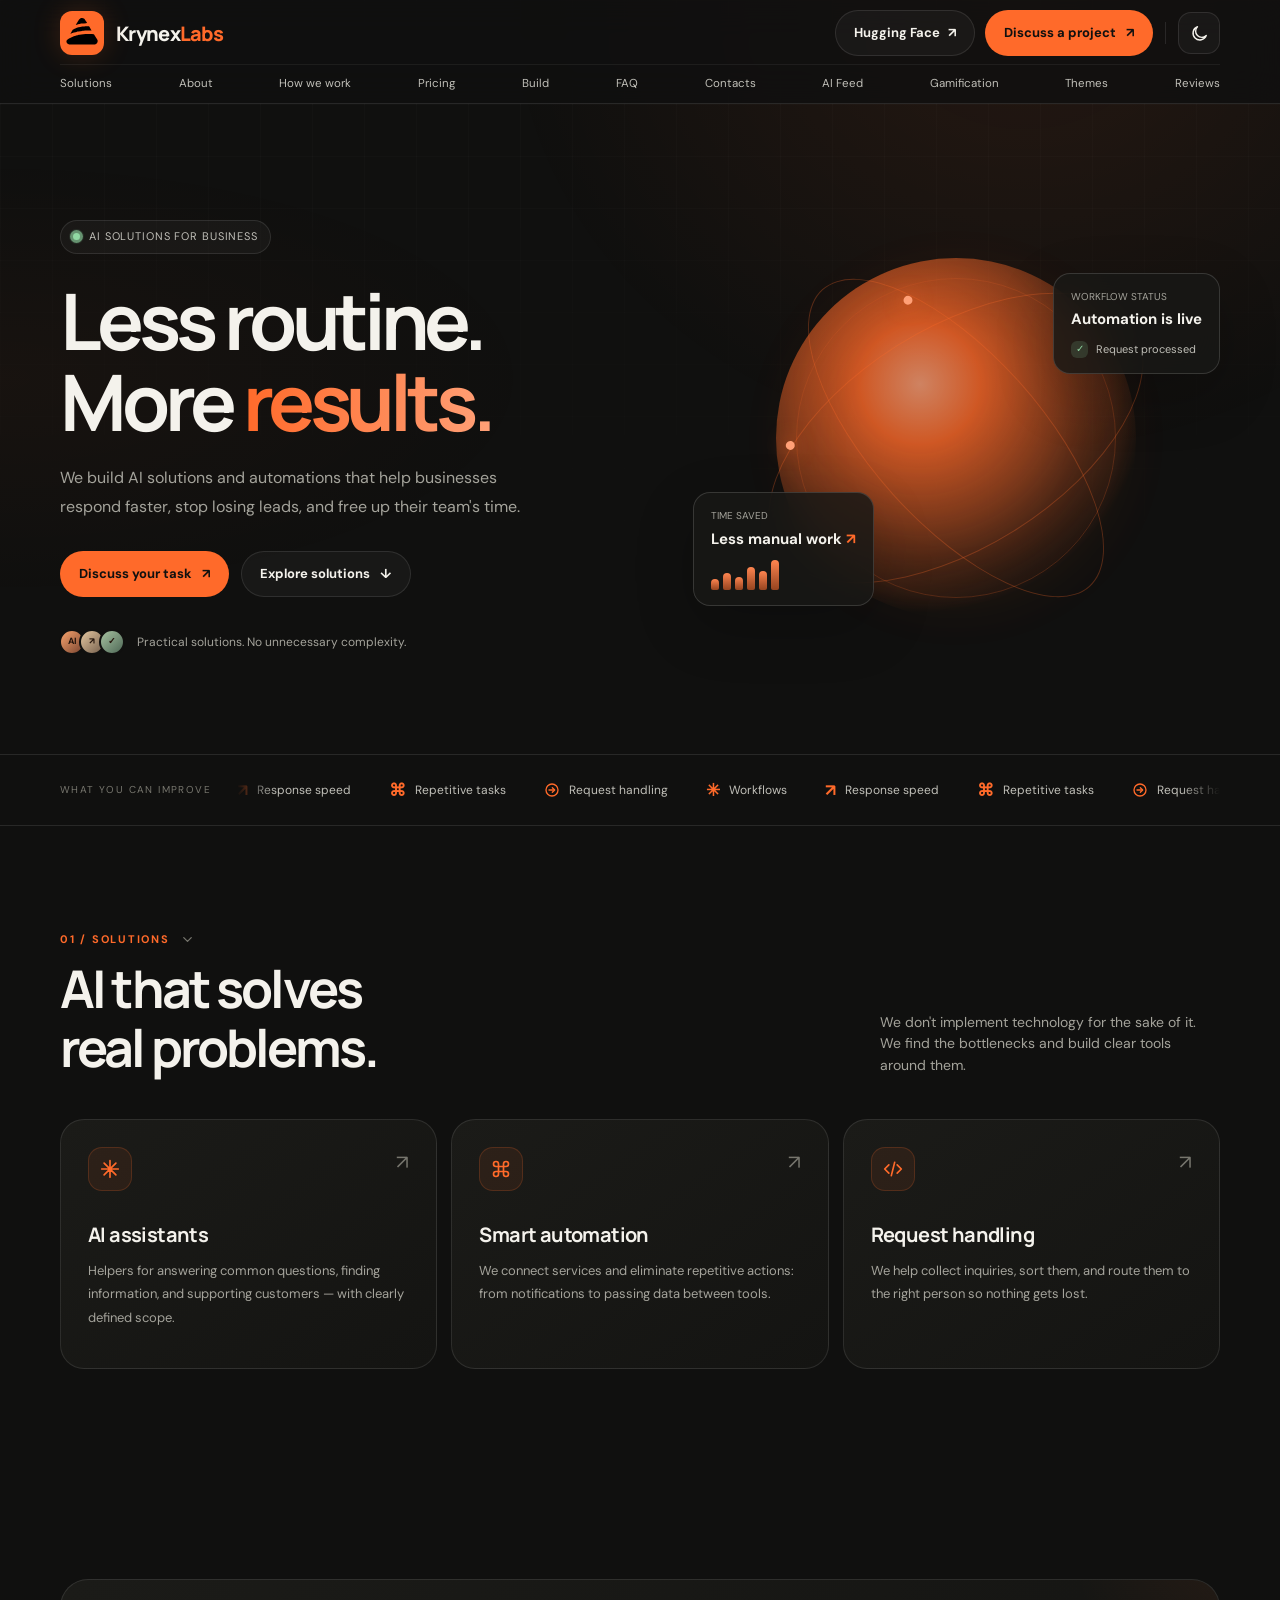
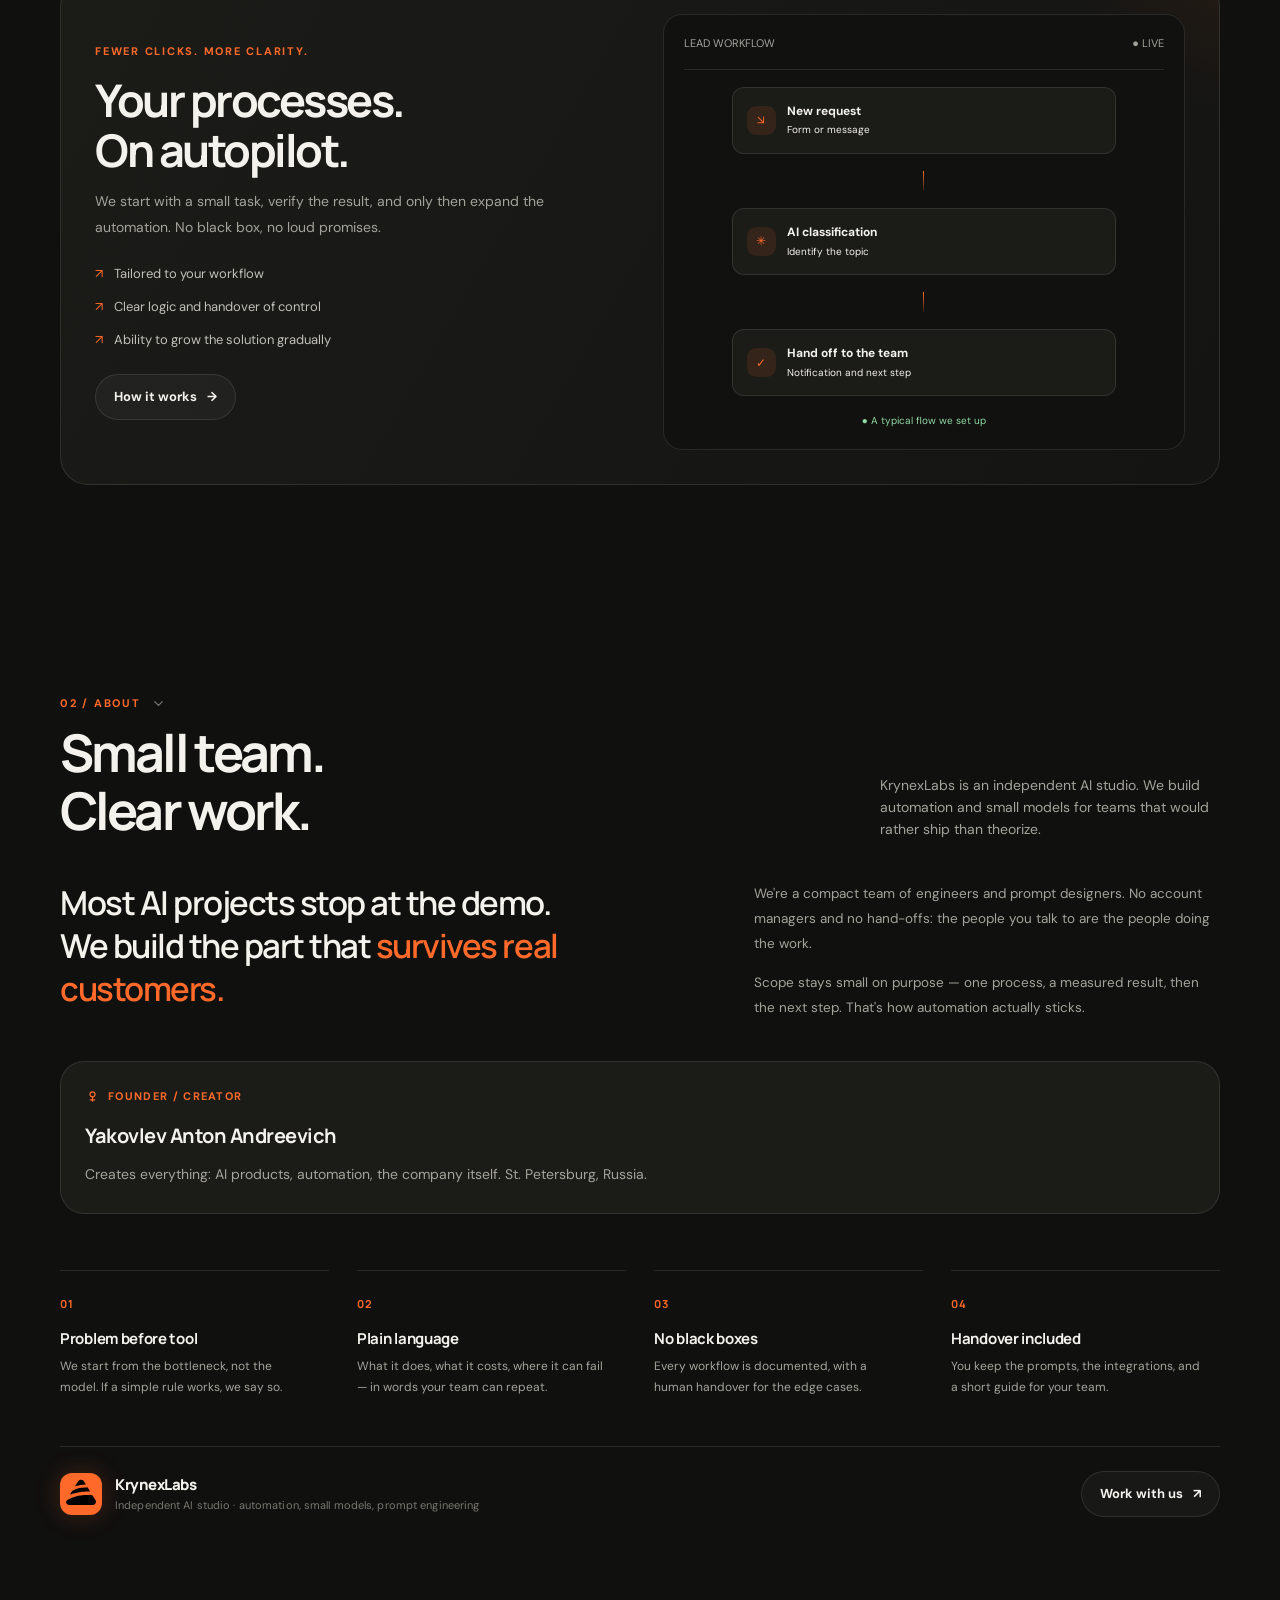
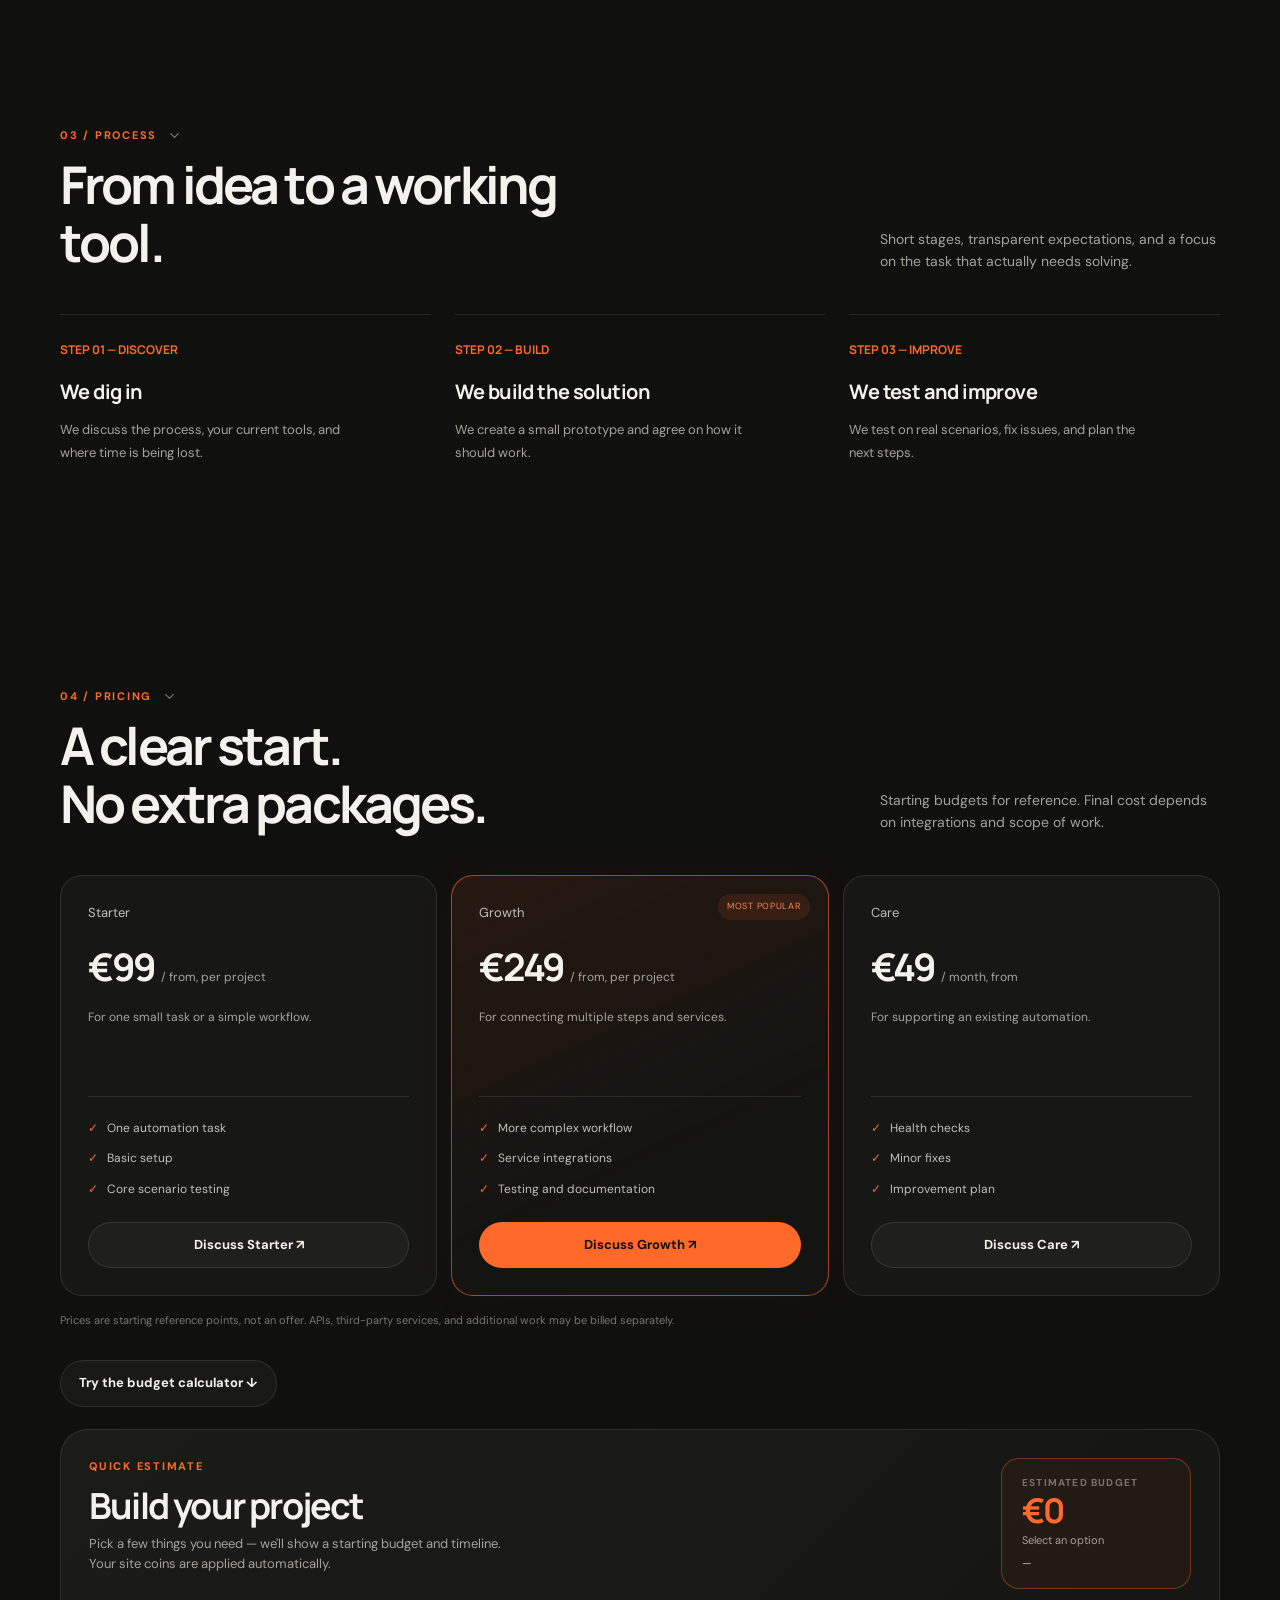
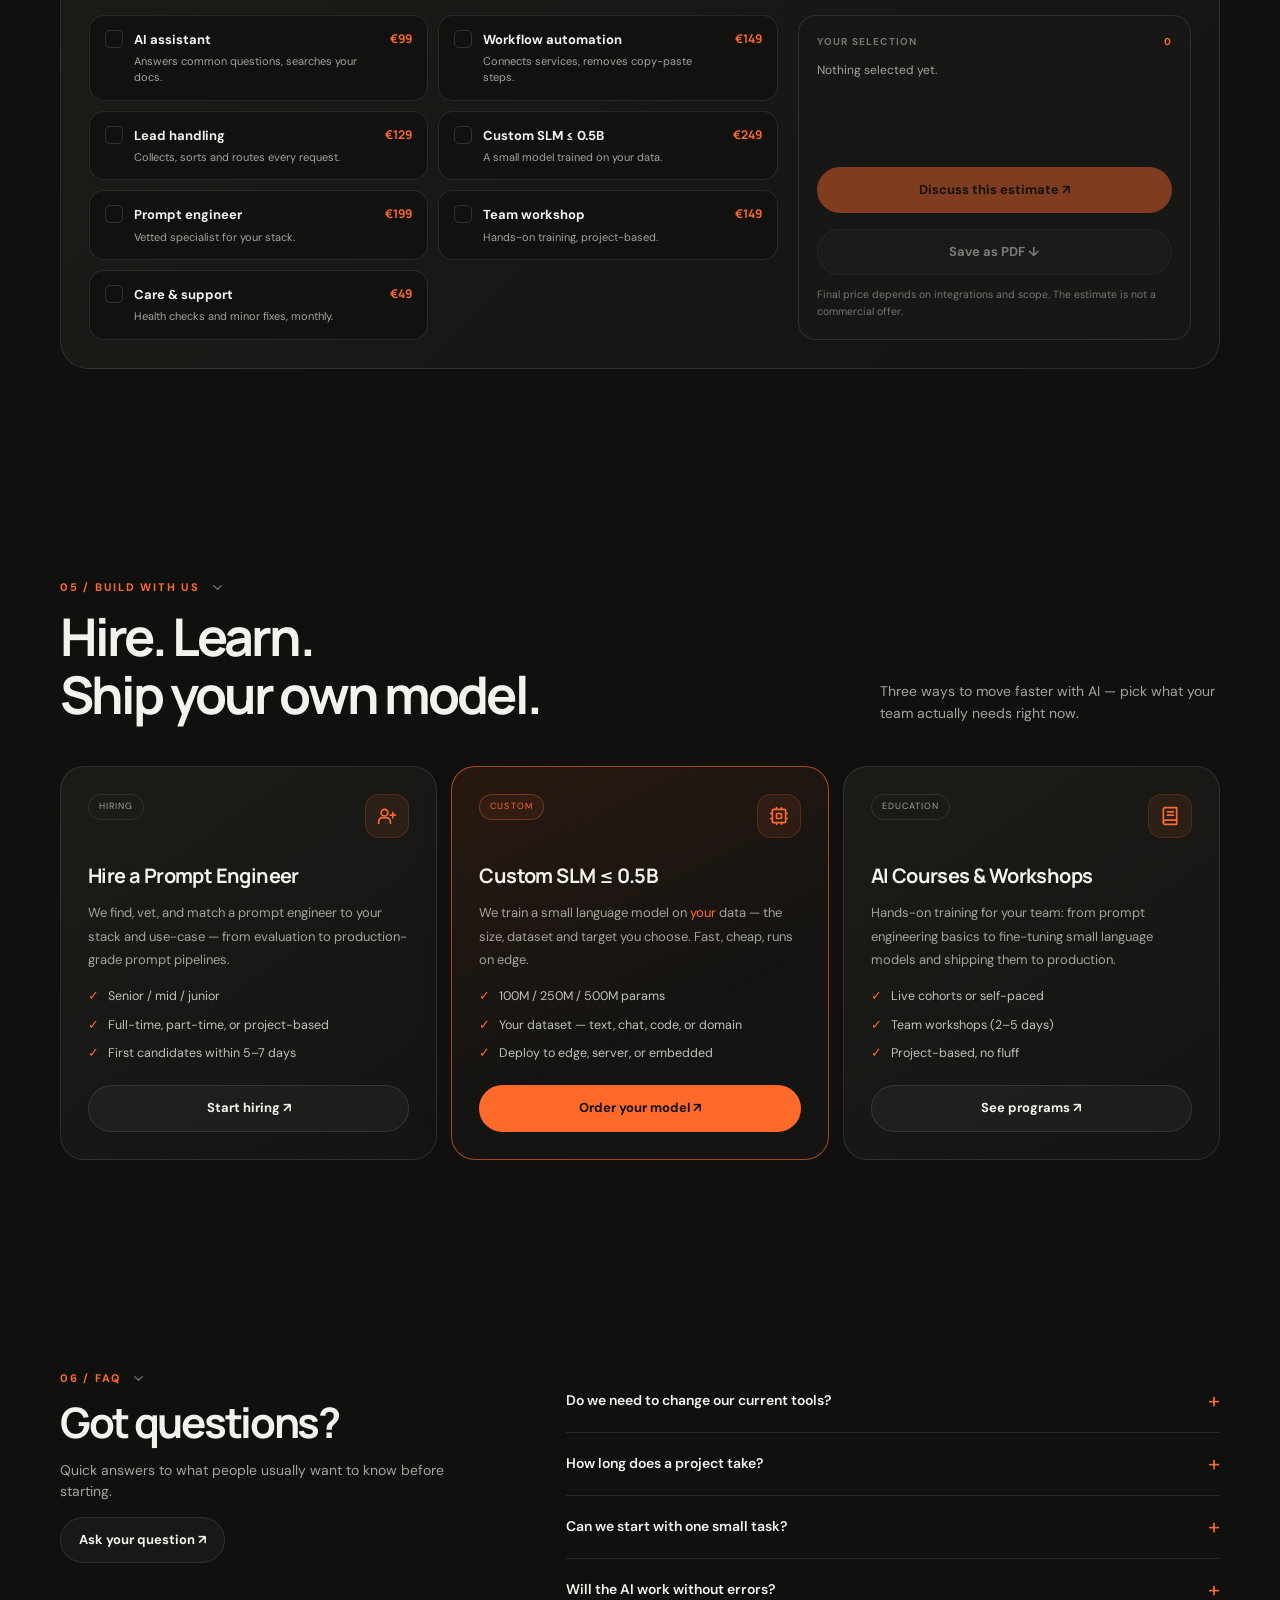
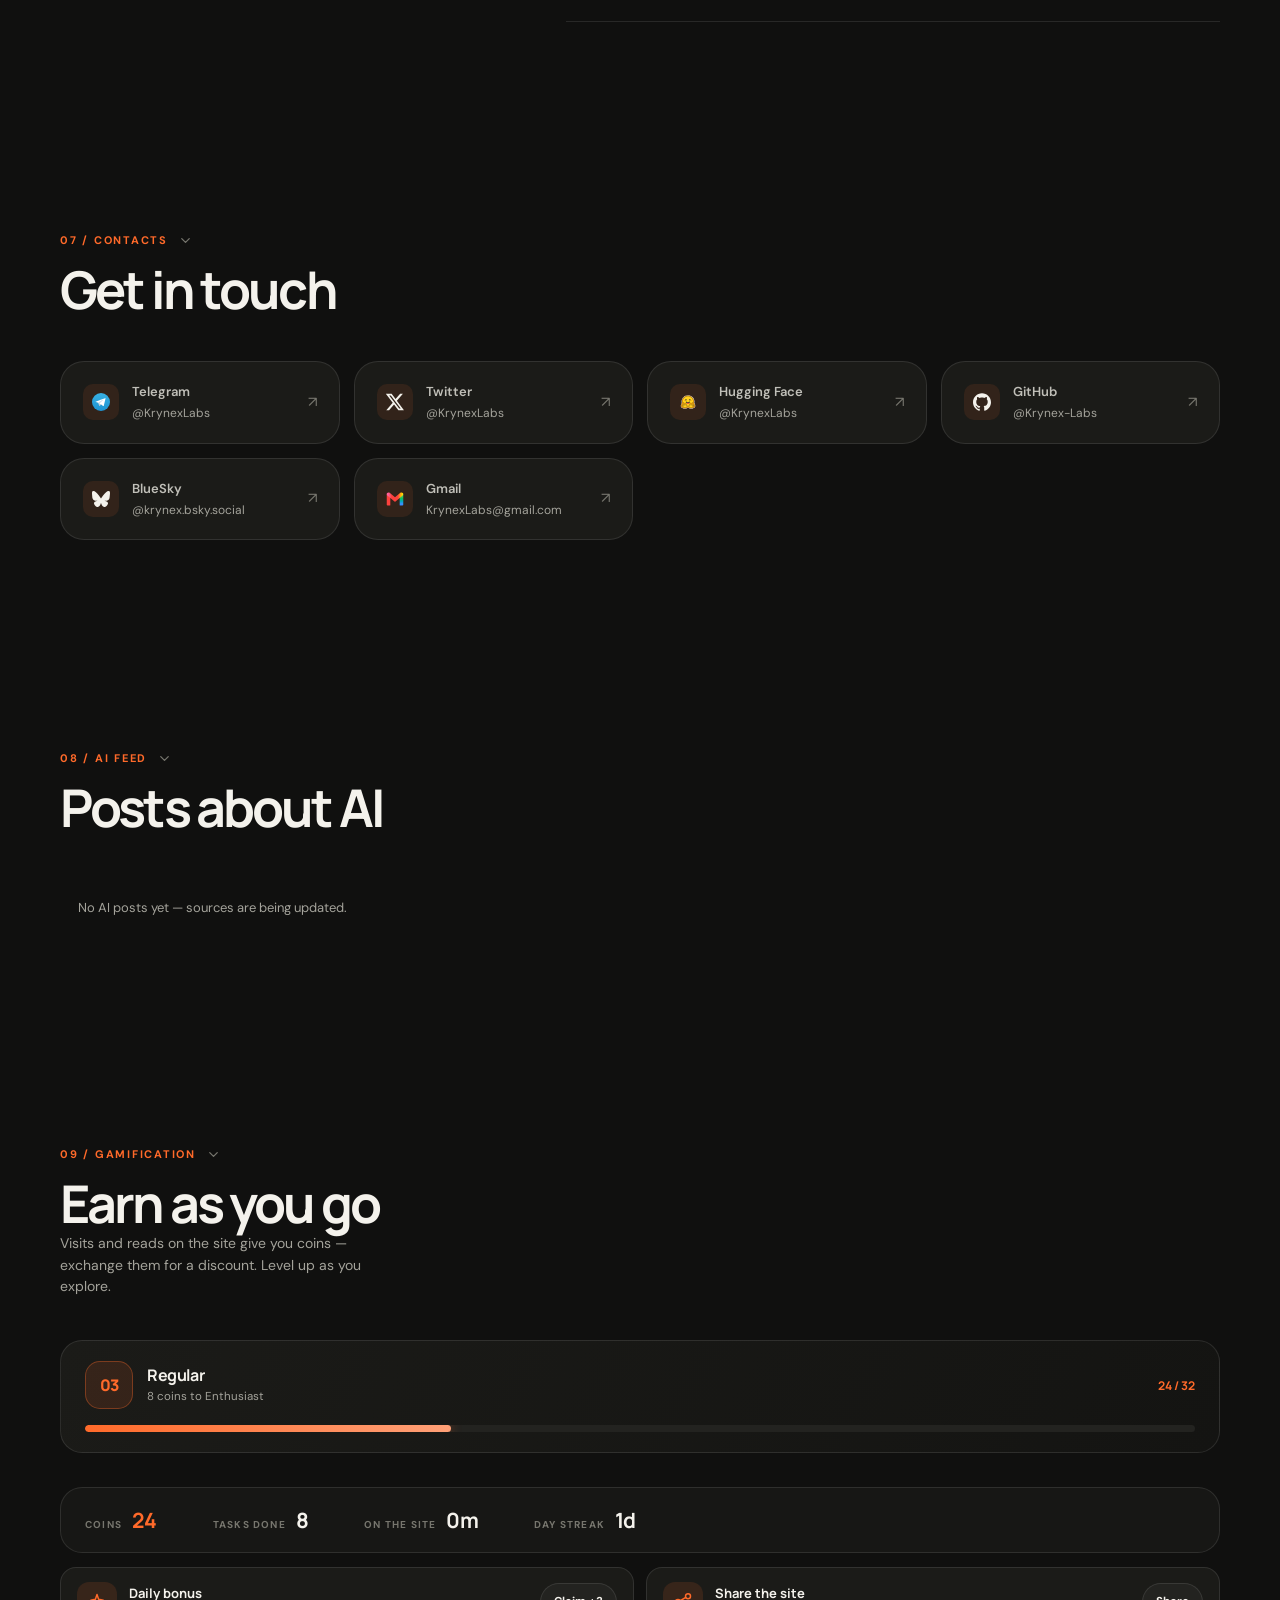
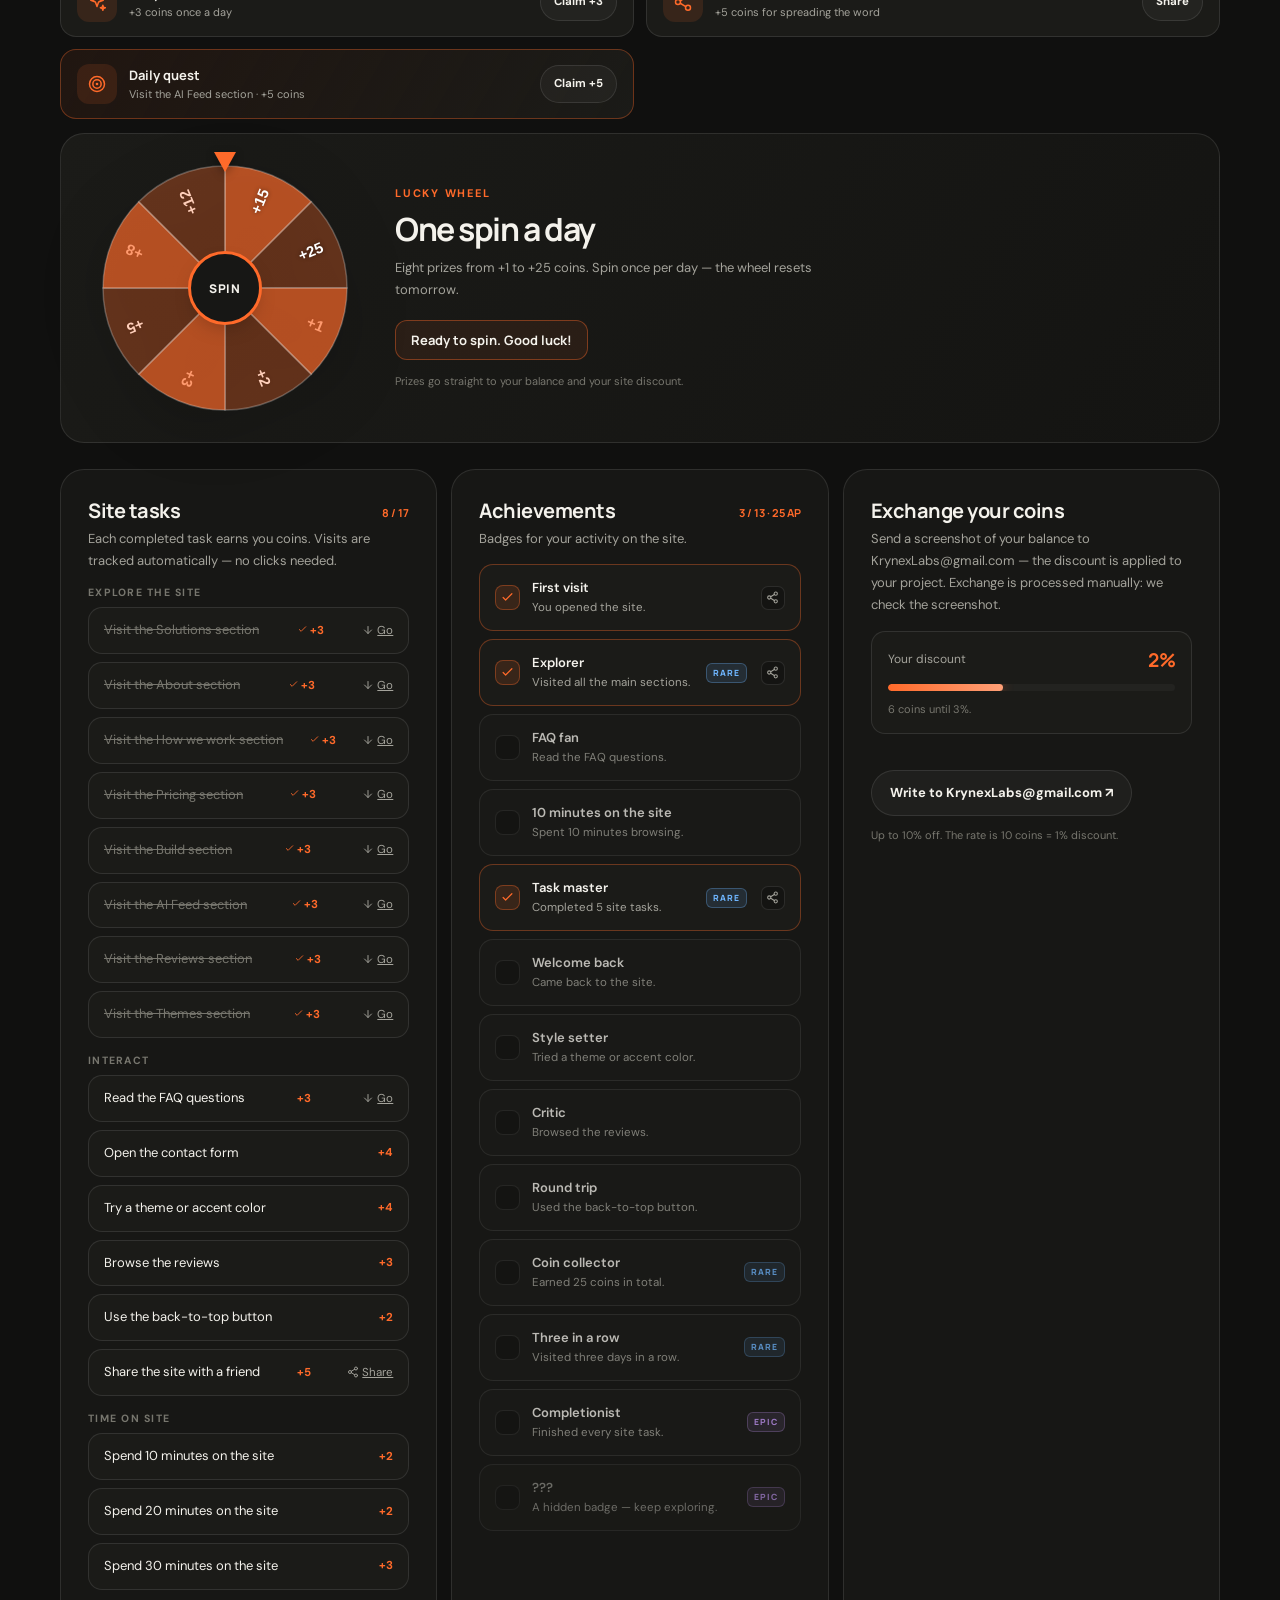
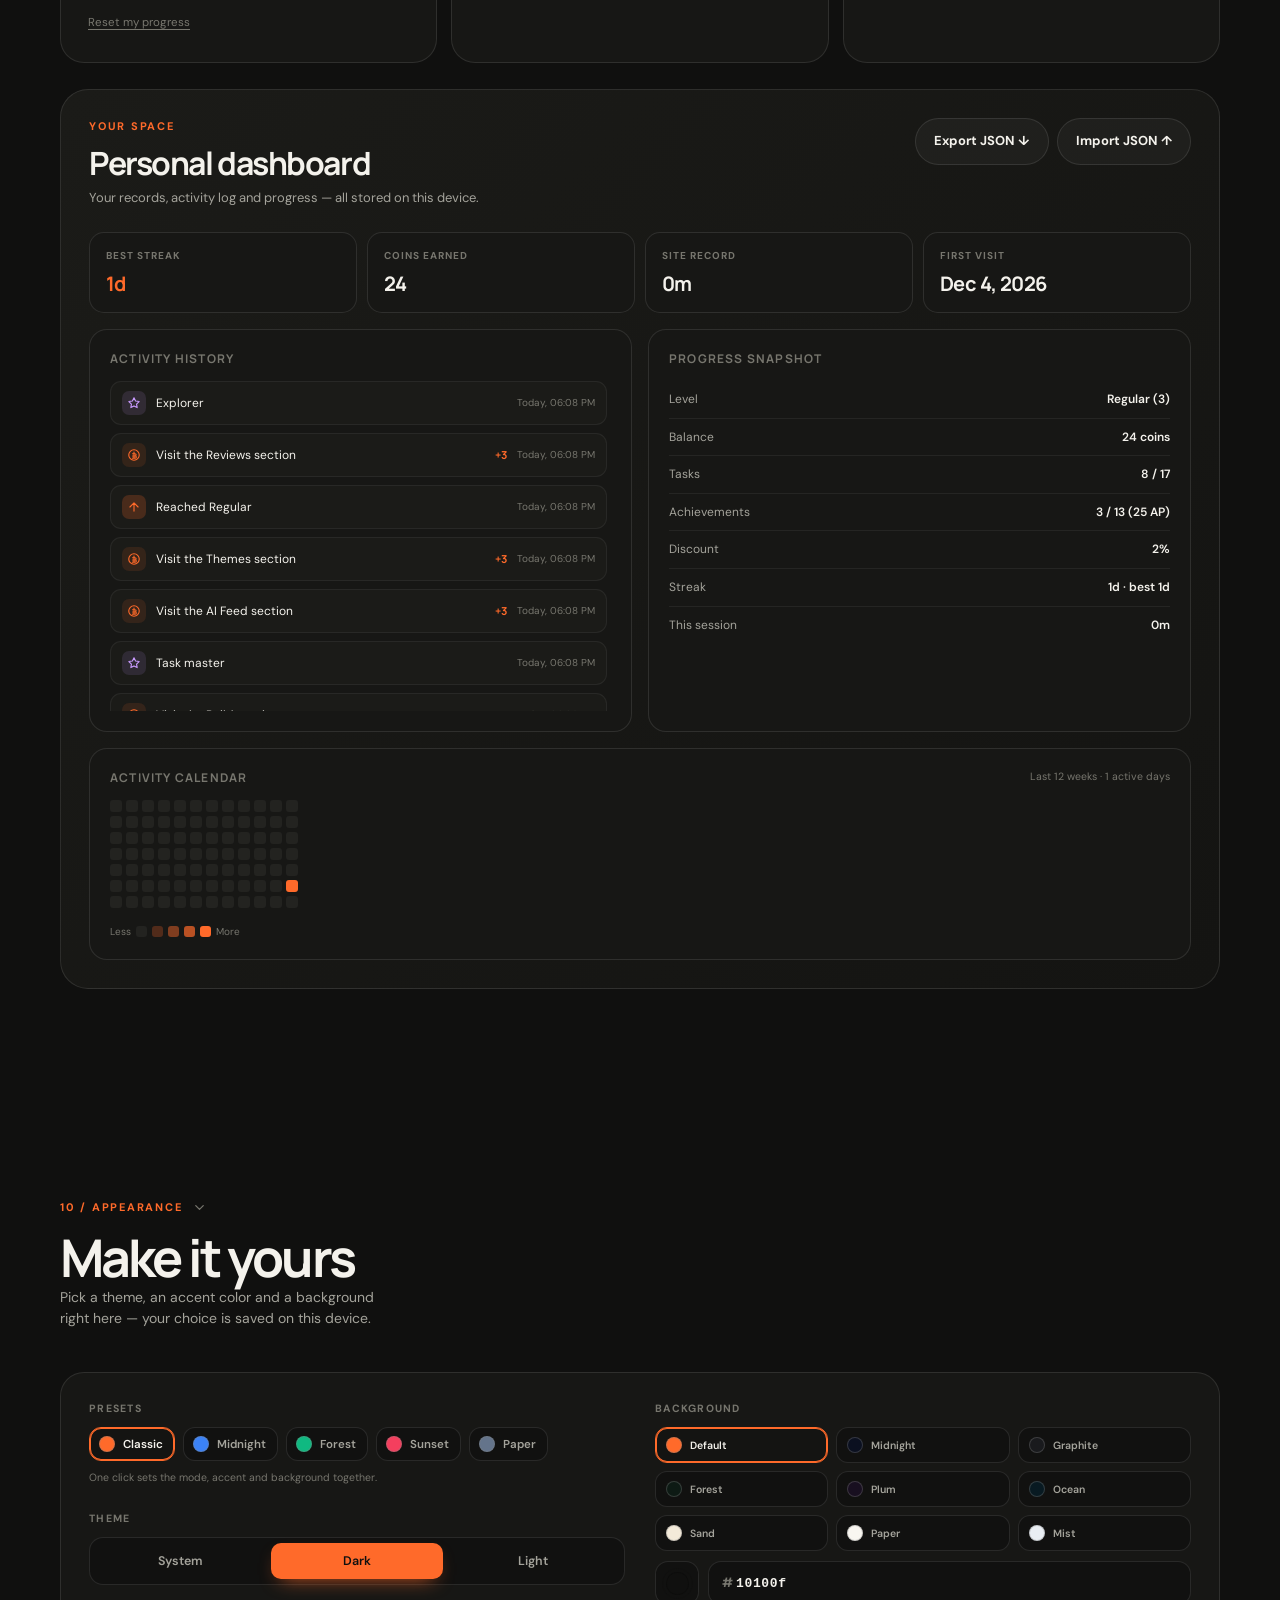
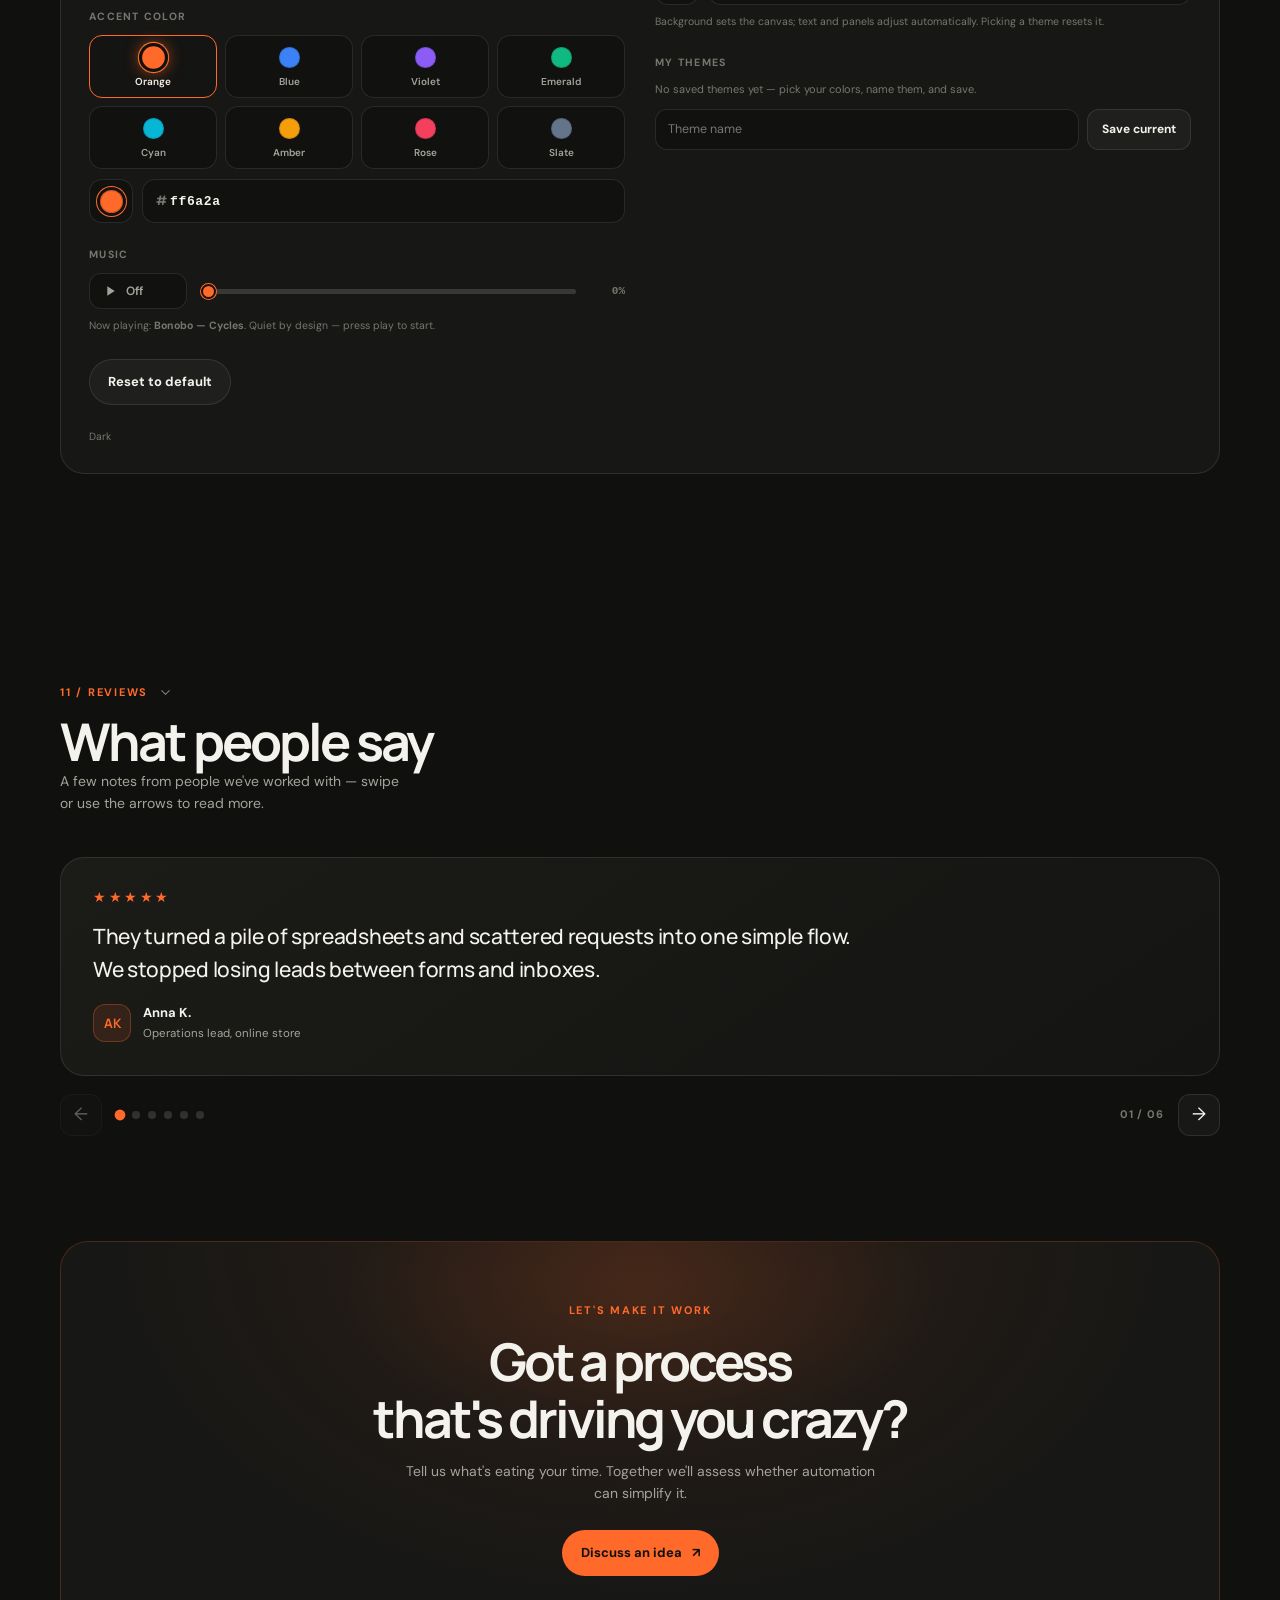
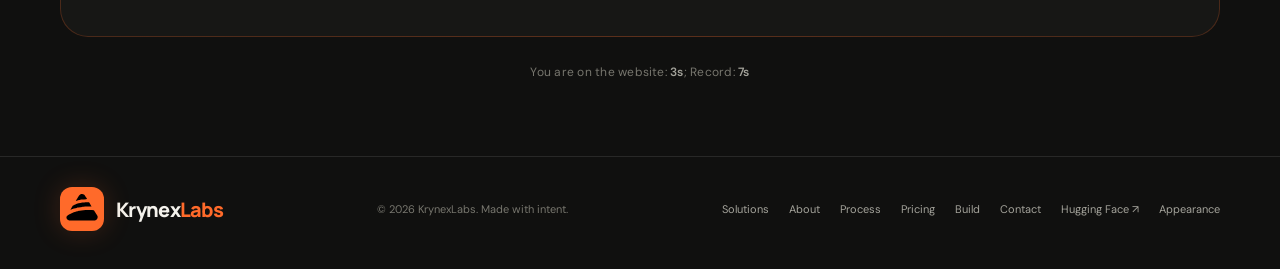
<file: full.html>
<!doctype html>
<html lang="en" data-theme="dark" data-accent="orange">
<head>
<meta charset="utf-8">
<meta name="viewport" content="width=device-width, initial-scale=1">
<meta name="theme-color" content="#10100f">
<script>
/* KrynexLabs appearance engine: themes, custom accent + background colors. */
(function(){
  var root=document.documentElement;
  var mq=window.matchMedia?window.matchMedia('(prefers-color-scheme: light)'):{matches:false};
  var ACCENTS={orange:'#ff6a2a',blue:'#3b82f6',violet:'#8b5cf6',emerald:'#10b981',cyan:'#06b6d4',amber:'#f59e0b',rose:'#f43f5e',slate:'#64748b'};
  var BGS={default:null,midnight:'#0b1020',graphite:'#191a1d',forest:'#0d1a14',plum:'#180f20',ocean:'#081a22',sand:'#f3ead9',paper:'#f8f6f0',mist:'#e9eef3'};
  var WHITE={r:255,g:255,b:255},BLACK={r:0,g:0,b:0},applied=[];

  function parse(hex){
    if(!hex)return null;
    hex=String(hex).trim().replace(/^#/,'');
    if(/^[0-9a-f]{3}$/i.test(hex))hex=hex.split('').map(function(c){return c+c}).join('');
    if(!/^[0-9a-f]{6}$/i.test(hex))return null;
    return {r:parseInt(hex.slice(0,2),16),g:parseInt(hex.slice(2,4),16),b:parseInt(hex.slice(4,6),16)};
  }
  function hx(c){
    return '#'+[c.r,c.g,c.b].map(function(v){
      v=Math.max(0,Math.min(255,Math.round(v)));
      return (v<16?'0':'')+v.toString(16);
    }).join('');
  }
  function mix(a,b,t){return {r:a.r+(b.r-a.r)*t,g:a.g+(b.g-a.g)*t,b:a.b+(b.b-a.b)*t}}
  function rgba(c,a){return 'rgba('+Math.round(c.r)+','+Math.round(c.g)+','+Math.round(c.b)+','+a+')'}
  function lum(c){
    var s=[c.r,c.g,c.b].map(function(v){v/=255;return v<=.03928?v/12.92:Math.pow((v+.055)/1.055,2.4)});
    return .2126*s[0]+.7152*s[1]+.0722*s[2];
  }

  function accentVars(hex){
    var c=parse(hex)||parse('#ff6a2a');
    return {
      '--accent':hx(c),
      '--accent-2':hx(mix(c,WHITE,.18)),
      '--accent-3':hx(mix(c,WHITE,.36)),
      '--accent-rgb':Math.round(c.r)+','+Math.round(c.g)+','+Math.round(c.b),
      '--accent-ink':lum(c)>.26?'#10100f':'#ffffff'
    };
  }

  function bgVars(hex){
    var c=parse(hex)||parse('#10100f'),dark=lum(c)<.45,v={};
    if(dark){
      v['--bg']=hx(c);
      v['--panel']=hx(mix(c,WHITE,.045));
      v['--panel2']=hx(mix(c,WHITE,.09));
      v['--surface']=hx(mix(c,WHITE,.06));
      v['--surface-2']=hx(mix(c,WHITE,.025));
      v['--surface-3']=hx(mix(c,WHITE,.05));
      v['--surface-4']=hx(mix(c,WHITE,.012));
      v['--surface-5']=hx(mix(c,WHITE,.11));
      v['--glass']=rgba(mix(c,WHITE,.05),.84);
      v['--text']=hx(mix(c,WHITE,.93));
      v['--muted']=hx(mix(c,WHITE,.62));
      v['--soft']=hx(mix(c,WHITE,.78));
      v['--faint']=hx(mix(c,WHITE,.46));
      v['--line']='rgba(255,255,255,.1)';
      v['--line-2']='rgba(255,255,255,.06)';
      v['--line-3']='rgba(255,255,255,.14)';
      v['--fill']='rgba(255,255,255,.035)';
      v['--fill-2']='rgba(255,255,255,.05)';
      v['--nav-bg']=rgba(c,.8);
      v['--nav-bg-solid']=rgba(c,.94);
      v['--mobile-nav-bg']=rgba(mix(c,WHITE,.05),.98);
      v['--ok']='#91d9a3';
      v['--ok-rgb']='145,217,163';
      v['--shadow']='rgba(0,0,0,.35)';
      v['--shadow-soft']='rgba(0,0,0,.2)';
      v['--overlay']='rgba(0,0,0,.67)';
    }else{
      v['--bg']=hx(c);
      v['--panel']=hx(mix(c,WHITE,.8));
      v['--panel2']=hx(mix(c,BLACK,.03));
      v['--surface']=hx(mix(c,WHITE,.88));
      v['--surface-2']=hx(mix(c,BLACK,.02));
      v['--surface-3']=hx(mix(c,WHITE,.92));
      v['--surface-4']=hx(mix(c,WHITE,.5));
      v['--surface-5']=hx(mix(c,BLACK,.06));
      v['--glass']=rgba(mix(c,WHITE,.9),.88);
      v['--text']=hx(mix(c,BLACK,.9));
      v['--muted']=hx(mix(c,BLACK,.62));
      v['--soft']=hx(mix(c,BLACK,.78));
      v['--faint']=hx(mix(c,BLACK,.48));
      v['--line']='rgba(20,20,12,.12)';
      v['--line-2']='rgba(20,20,12,.07)';
      v['--line-3']='rgba(20,20,12,.16)';
      v['--fill']='rgba(20,20,12,.035)';
      v['--fill-2']='rgba(20,20,12,.05)';
      v['--nav-bg']=rgba(c,.82);
      v['--nav-bg-solid']=rgba(c,.95);
      v['--mobile-nav-bg']=rgba(mix(c,WHITE,.95),.98);
      v['--ok']='#2f8f4e';
      v['--ok-rgb']='47,143,78';
      v['--shadow']='rgba(20,20,12,.18)';
      v['--shadow-soft']='rgba(20,20,12,.1)';
      v['--overlay']='rgba(20,20,12,.45)';
    }
    return {vars:v,mode:dark?'dark':'light'};
  }

  function setVars(vars){
    applied.forEach(function(k){if(!(k in vars))root.style.removeProperty(k)});
    Object.keys(vars).forEach(function(k){root.style.setProperty(k,vars[k])});
    applied=Object.keys(vars);
  }

  function apply(state){
    var meta=document.querySelector('meta[name="theme-color"]');
    var mode=state.theme==='system'?(mq.matches?'light':'dark'):state.theme;
    var accentHex=state.accent==='custom'?(parse(state.accentHex)?hx(parse(state.accentHex)):ACCENTS.orange):(ACCENTS[state.accent]||ACCENTS.orange);
    var bgHex=state.bg==='custom'?(parse(state.bgHex)?hx(parse(state.bgHex)):null):(BGS[state.bg]||null);
    var vars=accentVars(accentHex);
    if(bgHex){
      var bg=bgVars(bgHex);
      mode=bg.mode;
      Object.keys(bg.vars).forEach(function(k){vars[k]=bg.vars[k]});
    }
    setVars(vars);
    root.setAttribute('data-theme',mode);
    root.setAttribute('data-accent',state.accent==='custom'?'custom':state.accent);
    root.style.colorScheme=mode;
    if(meta)meta.setAttribute('content',bgHex||(mode==='light'?'#f6f5f0':'#10100f'));
    return {mode:mode,accentHex:accentHex,bgHex:bgHex};
  }

  function read(){
    var s={theme:'dark',accent:'orange',accentHex:'#ff6a2a',bg:'default',bgHex:'#10100f'};
    try{
      s.theme=localStorage.getItem('krynexlabs_theme')||s.theme;
      s.accent=localStorage.getItem('krynexlabs_accent')||s.accent;
      s.accentHex=localStorage.getItem('krynexlabs_accent_hex')||s.accentHex;
      s.bg=localStorage.getItem('krynexlabs_bg')||s.bg;
      s.bgHex=localStorage.getItem('krynexlabs_bg_hex')||s.bgHex;
    }catch(e){}
    return s;
  }

  function save(s){
    try{
      localStorage.setItem('krynexlabs_theme',s.theme);
      localStorage.setItem('krynexlabs_accent',s.accent);
      localStorage.setItem('krynexlabs_accent_hex',s.accentHex);
      localStorage.setItem('krynexlabs_bg',s.bg);
      localStorage.setItem('krynexlabs_bg_hex',s.bgHex);
    }catch(e){}
  }

  window.KrynexTheme={
    apply:apply,read:read,save:save,parse:parse,hx:hx,lum:lum,ACCENTS:ACCENTS,BGS:BGS,
    normalizeHex:function(v){var c=parse(v);return c?hx(c):null}
  };
  try{apply(read())}catch(e){}
})();
</script>
<meta name="description" content="KrynexLabs — AI automation for business. Less routine, more results.">
<title>KrynexLabs — Make work flow.</title>
<link rel="icon" type="image/svg+xml" href="logo.svg">
<link rel="manifest" href="manifest.webmanifest">
<link rel="preconnect" href="https://fonts.googleapis.com">
<link rel="preconnect" href="https://fonts.gstatic.com" crossorigin>
<link href="https://fonts.googleapis.com/css2?family=DM+Sans:wght@400;500;600;700&family=Manrope:wght@400;500;600;700;800&display=swap" rel="stylesheet">
<style>
:root{--bg:#10100f;--panel:#171715;--panel2:#1d1d1a;--surface:#1b1b18;--surface-2:#141412;--surface-3:#191917;--surface-4:#111110;--surface-5:#232320;--glass:rgba(25,25,22,.84);--text:#f4f2ec;--muted:#a4a39b;--soft:#c0bfb8;--faint:#77766e;--line:rgba(255,255,255,.1);--line-2:rgba(255,255,255,.06);--line-3:rgba(255,255,255,.14);--fill:rgba(255,255,255,.035);--fill-2:rgba(255,255,255,.05);--nav-bg:rgba(16,16,15,.8);--nav-bg-solid:rgba(16,16,15,.94);--mobile-nav-bg:rgba(21,21,19,.98);--accent:#ff6a2a;--accent-2:#ff8b52;--accent-3:#ff9d68;--accent-rgb:255,106,42;--accent-ink:#1a100b;--ok:#91d9a3;--ok-rgb:145,217,163;--shadow:rgba(0,0,0,.35);--shadow-soft:rgba(0,0,0,.2);--overlay:rgba(0,0,0,.67);--orange:var(--accent);--orange2:var(--accent-2);--radius:24px;--max:1160px}
*{box-sizing:border-box}html{scroll-behavior:smooth;scroll-padding-top:90px}body{margin:0;background:var(--bg);color:var(--text);font-family:"DM Sans",sans-serif;line-height:1.55;overflow-x:hidden}body:before{content:"";position:fixed;inset:0;pointer-events:none;z-index:-1;background:radial-gradient(ellipse at 80% 0%,rgba(var(--accent-rgb),.09),transparent 36%),radial-gradient(ellipse at 0% 42%,rgba(var(--accent-rgb),.035),transparent 30%)}a{color:inherit;text-decoration:none}button,input,textarea{font:inherit}.wrap{width:min(var(--max),calc(100% - 48px));margin:auto}
body:after{content:"";position:absolute;inset:0 0 auto 0;height:620px;pointer-events:none;z-index:-1;opacity:.4;background-image:linear-gradient(to right,var(--line-2) 1px,transparent 1px),linear-gradient(to bottom,var(--line-2) 1px,transparent 1px);background-size:52px 52px;-webkit-mask-image:linear-gradient(to bottom,#000 0%,rgba(0,0,0,.5) 50%,transparent 100%);mask-image:linear-gradient(to bottom,#000 0%,rgba(0,0,0,.5) 50%,transparent 100%)}
#scrollProgress{position:fixed;top:0;left:0;height:2px;width:0;background:linear-gradient(90deg,var(--orange),var(--orange2));z-index:21;transition:width .1s linear;box-shadow:0 0 12px rgba(var(--accent-rgb),0.6);pointer-events:none}
.nav{height:82px;display:flex;align-items:center;justify-content:space-between;border-bottom:1px solid var(--line);position:sticky;top:0;z-index:20;background:var(--nav-bg);backdrop-filter:blur(18px)}.nav-inner{display:flex;align-items:center;justify-content:space-between;width:min(var(--max),calc(100% - 48px));margin:auto}.brand{display:flex;align-items:center;gap:12px;font-family:Manrope,sans-serif;font-weight:800;letter-spacing:-.7px;font-size:20px}.brand-mark{height:44px;width:44px;display:block;background:var(--orange);border-radius:12px;box-shadow:0 0 28px rgba(var(--accent-rgb),0.188);overflow:hidden;flex-shrink:0;position:relative}.brand-mark img{width:100%;height:100%;object-fit:cover;display:block}.brand-mark::after{content:"";position:absolute;inset:-4px;border-radius:16px;background:radial-gradient(circle,rgba(var(--accent-rgb),0.333),transparent 70%);z-index:-1;opacity:0;animation:logoPulse 3s ease-in-out infinite}.brand span span{color:var(--orange)}.nav-links{display:flex;gap:32px;color:var(--soft);font-size:13px}.nav-links a{transition:color .2s;position:relative}.nav-links a::after{content:"";position:absolute;left:0;bottom:-4px;width:0;height:1px;background:var(--orange);transition:width .25s ease}.nav-links a:hover{color:var(--text)}.nav-links a:hover::after{width:100%}.nav-links-hf{display:none}.nav-right{display:flex;align-items:center;gap:10px}.nav-cta,.btn{display:inline-flex;align-items:center;justify-content:center;gap:10px;border:1px solid transparent;border-radius:999px;padding:12px 18px;font-size:13px;font-weight:700;transition:transform .22s,background .22s,border-color .22s,box-shadow .22s;cursor:pointer;position:relative;overflow:hidden}.nav-cta,.btn-primary{background:var(--orange);color:var(--accent-ink)}.nav-cta::before,.btn-primary::before{content:"";position:absolute;top:0;left:-100%;width:100%;height:100%;background:linear-gradient(90deg,transparent,rgba(255,255,255,.25),transparent);transition:left .5s ease;pointer-events:none}.nav-cta:hover::before,.btn-primary:hover::before{left:100%}.nav-cta:hover,.btn-primary:hover{background:var(--orange2);transform:translateY(-2px);box-shadow:0 8px 30px rgba(var(--accent-rgb),0.271)}.nav-hf{display:inline-flex;align-items:center;justify-content:center;gap:8px;border:1px solid var(--line);background:var(--fill);color:var(--text);border-radius:999px;padding:12px 18px;font-size:13px;font-weight:700;transition:transform .22s,border-color .22s,background .22s,box-shadow .22s;cursor:pointer}.nav-hf:hover{border-color:rgba(var(--accent-rgb),0.533);transform:translateY(-2px);background:rgba(var(--accent-rgb),.08);box-shadow:0 6px 20px rgba(var(--accent-rgb),0.082)}.btn-secondary{border-color:var(--line);background:var(--fill);color:var(--text)}.btn-secondary:hover{border-color:rgba(var(--accent-rgb),0.533);transform:translateY(-2px)}.menu-btn{display:none;border:1px solid var(--line);background:var(--surface-3);color:var(--text);border-radius:12px;width:43px;height:43px;padding:0;place-items:center;font-size:21px;cursor:pointer;transition:transform .2s,background .2s,color .2s,border-color .2s;z-index:60;position:relative}.menu-btn:active{transform:scale(.94)}.menu-btn.active{background:var(--orange);color:var(--accent-ink);border-color:var(--orange)}
.hero{padding:100px 0 82px;min-height:650px;display:grid;grid-template-columns:1.05fr .95fr;align-items:center;gap:50px}.eyebrow{display:inline-flex;align-items:center;gap:9px;border:1px solid var(--line);background:var(--fill);border-radius:999px;padding:7px 12px;color:var(--soft);font-size:11px;letter-spacing:.08em;text-transform:uppercase}.live-dot{width:7px;height:7px;border-radius:50%;background:var(--ok);box-shadow:0 0 0 4px rgba(var(--ok-rgb),.1);position:relative}.live-dot::after{content:"";position:absolute;inset:-3px;border-radius:50%;background:var(--ok);opacity:.6;animation:dotPulse 2s ease-out infinite}.hero h1{font-family:Manrope,sans-serif;font-size:clamp(46px,6.2vw,78px);line-height:1.04;letter-spacing:-.065em;margin:26px 0 22px;font-weight:700}.hero h1 em{font-style:normal;color:var(--orange);background:linear-gradient(90deg,var(--orange),var(--accent-3),var(--orange2),var(--orange));background-size:300% 100%;-webkit-background-clip:text;background-clip:text;-webkit-text-fill-color:transparent;animation:gradientShift 5s ease infinite}.hero-copy{max-width:500px;color:var(--muted);font-size:16px;line-height:1.8}.hero-actions{display:flex;flex-wrap:wrap;gap:12px;margin-top:30px}.micro-proof{display:flex;align-items:center;gap:12px;margin-top:32px;color:var(--muted);font-size:12px}.avatars{display:flex;padding-left:5px}.avatar{width:26px;height:26px;border:2px solid var(--bg);border-radius:50%;margin-left:-6px;background:linear-gradient(135deg,#f8a36d,#7a4530);display:grid;place-items:center;color:#24140c;font-size:9px;font-weight:800;transition:transform .25s}.avatar:hover{transform:translateY(-3px) scale(1.1);z-index:2}.avatar:nth-child(2){background:linear-gradient(135deg,#e4c6a0,#76604d)}.avatar:nth-child(3){background:linear-gradient(135deg,#a7c2a1,#4e6856)}.hero-visual{position:relative;min-height:420px;display:grid;place-items:center}.orb{position:absolute;width:360px;height:360px;border-radius:50%;background:radial-gradient(circle at 40% 35%,var(--accent-3) 0,var(--accent) 19%,rgba(var(--accent-rgb),.55) 44%,rgba(var(--accent-rgb),.07) 68%,transparent 72%);filter:blur(.3px);opacity:.8;animation:float 7s ease-in-out infinite}.orb:after{content:"";position:absolute;inset:20px;border-radius:50%;border:1px solid rgba(var(--accent-rgb),.31);box-shadow:inset 0 0 50px rgba(var(--accent-rgb),0.145),0 0 70px rgba(var(--accent-rgb),0.11)}.orbit{position:absolute;width:420px;height:220px;border:1px solid rgba(var(--accent-rgb),.29);border-radius:50%;transform:rotate(-32deg);animation:orbit 16s linear infinite}.orbit.two{width:400px;height:170px;transform:rotate(48deg);animation-duration:22s;animation-direction:reverse}.orbit-dot{position:absolute;top:23px;left:60px;width:9px;height:9px;background:var(--accent-3);border-radius:50%;box-shadow:0 0 20px var(--orange)}.glass-card{position:absolute;background:var(--glass);border:1px solid var(--line-3);backdrop-filter:blur(18px);border-radius:17px;padding:15px 17px;box-shadow:0 20px 60px var(--shadow-soft);animation:float 6s ease-in-out infinite;transition:transform .3s ease,box-shadow .3s ease}.glass-card:hover{box-shadow:0 24px 70px var(--shadow),0 0 30px rgba(var(--accent-rgb),0.125)}.glass-card small{color:var(--muted);font-size:10px;display:block}.glass-card strong{display:block;font-size:15px;margin-top:4px}.card-top{top:45px;right:0}.card-bottom{bottom:42px;left:0;animation-delay:-2s}.mini-chart{display:flex;gap:4px;align-items:end;height:30px;margin-top:9px}.mini-chart i{width:8px;border-radius:4px 4px 2px 2px;background:linear-gradient(var(--orange2),rgba(var(--accent-rgb),.55));transition:height .4s ease}.mini-chart i:nth-child(1){height:35%}.mini-chart i:nth-child(2){height:58%}.mini-chart i:nth-child(3){height:44%}.mini-chart i:nth-child(4){height:78%}.mini-chart i:nth-child(5){height:64%}.mini-chart i:nth-child(6){height:100%}.mini-check{display:flex;gap:8px;align-items:center;margin-top:9px;font-size:11px;color:var(--soft)}.check{height:17px;width:17px;border-radius:6px;background:rgba(var(--ok-rgb),.16);color:var(--ok);display:grid;place-items:center;font-size:10px}
.strip{border-block:1px solid var(--line);padding:22px 0}.strip-inner{display:flex;align-items:center;justify-content:space-between;gap:18px;flex-wrap:wrap}.strip-label{font-size:10px;text-transform:uppercase;letter-spacing:.14em;color:var(--faint)}.capability{font-size:12px;color:var(--soft);display:flex;align-items:center;gap:9px;transition:color .25s,transform .25s}.capability:hover{color:var(--text);transform:translateY(-2px)}.capability b{color:var(--orange);font-size:17px}
section.content{padding:105px 0}.section-head{display:flex;justify-content:space-between;align-items:end;gap:30px;margin-bottom:42px}.kicker{font-size:11px;text-transform:uppercase;letter-spacing:.16em;color:var(--orange);font-weight:700}.section-head h2{font-family:Manrope,sans-serif;font-size:clamp(32px,4.5vw,52px);letter-spacing:-.055em;line-height:1.12;margin:12px 0 0;max-width:640px}.section-head p{max-width:340px;color:var(--muted);font-size:14px;margin:0}.services{display:grid;grid-template-columns:repeat(3,1fr);gap:14px}.service{padding:27px;border:1px solid var(--line);border-radius:var(--radius);background:linear-gradient(145deg,var(--surface),var(--surface-2));min-height:250px;transition:transform .3s cubic-bezier(.2,.7,.2,1),border-color .3s,box-shadow .3s;position:relative;overflow:hidden}.service::before{content:"";position:absolute;top:0;left:0;right:0;height:1px;background:linear-gradient(90deg,transparent,var(--orange),transparent);opacity:0;transition:opacity .3s}.service:hover{transform:translateY(-6px);border-color:rgba(var(--accent-rgb),0.439);box-shadow:0 20px 40px -20px rgba(var(--accent-rgb),0.251)}.service:hover::before{opacity:1}.service:hover .service-icon{transform:rotate(-6deg) scale(1.08);background:rgba(var(--accent-rgb),0.145)}.service:hover .arrow{color:var(--orange);transform:translate(3px,-3px)}.service-icon{height:44px;width:44px;border-radius:14px;background:rgba(var(--accent-rgb),0.082);border:1px solid rgba(var(--accent-rgb),0.188);display:grid;place-items:center;color:var(--orange);font-size:20px;transition:transform .3s ease,background .3s ease}
.service-icon svg{width:20px;height:20px;display:block}
.service h3{font-family:Manrope,sans-serif;font-size:20px;letter-spacing:-.03em;margin:28px 0 9px}.service p{font-size:13px;color:var(--muted);line-height:1.8;margin:0}.service .arrow{float:right;color:var(--faint);font-size:20px;transition:color .25s,transform .25s}
.build-grid{display:grid;grid-template-columns:repeat(3,1fr);gap:14px;align-items:start}
.build-card{padding:27px;border:1px solid var(--line);border-radius:var(--radius);background:linear-gradient(145deg,var(--surface),var(--surface-2));position:relative;display:flex;flex-direction:column;transition:transform .3s cubic-bezier(.2,.7,.2,1),border-color .3s,box-shadow .3s}
.build-card:hover{transform:translateY(-6px);border-color:rgba(var(--accent-rgb),0.439);box-shadow:0 20px 40px -20px rgba(var(--accent-rgb),0.251)}
.build-card.featured-build{border-color:rgba(var(--accent-rgb),0.6);background:linear-gradient(155deg,rgba(var(--accent-rgb),.1),var(--surface-2) 65%);box-shadow:0 0 45px rgba(var(--accent-rgb),0.039)}
.build-card.featured-build:hover{box-shadow:0 25px 50px -20px rgba(var(--accent-rgb),0.333)}
.build-top{display:flex;justify-content:space-between;align-items:flex-start;margin-bottom:22px}
.build-tag{font-size:9px;letter-spacing:.12em;text-transform:uppercase;color:var(--muted);border:1px solid var(--line);border-radius:99px;padding:5px 10px}
.build-tag.hot{color:var(--orange);border-color:rgba(var(--accent-rgb),0.333);background:rgba(var(--accent-rgb),0.063)}
.build-card .service-icon{height:44px;width:44px;border-radius:14px;background:rgba(var(--accent-rgb),0.082);border:1px solid rgba(var(--accent-rgb),0.188);display:grid;place-items:center;color:var(--orange);font-size:20px;transition:transform .3s ease,background .3s ease}
.build-card:hover .service-icon{transform:rotate(-6deg) scale(1.08);background:rgba(var(--accent-rgb),0.145)}
.build-card .service-icon svg{width:20px;height:20px;display:block}
.build-card h3{font-family:Manrope,sans-serif;font-size:20px;letter-spacing:-.03em;margin:0 0 10px}
.build-card p{font-size:13px;color:var(--muted);line-height:1.8;margin:0 0 16px}
.build-card em{color:var(--orange);font-style:normal}
.build-list{list-style:none;padding:0;margin:0 0 22px;display:grid;gap:9px}
.build-list li{font-size:12.5px;color:var(--soft);padding-left:20px;position:relative}
.build-list li::before{content:"✓";position:absolute;left:0;top:0;color:var(--orange)}
.build-card .btn{margin-top:0;width:100%}
.feature-band{display:grid;grid-template-columns:1fr 1fr;gap:45px;align-items:center;padding:34px;border:1px solid var(--line);border-radius:28px;background:linear-gradient(120deg,var(--surface),var(--surface-2));overflow:hidden;position:relative}.feature-band::before{content:"";position:absolute;top:-50%;right:-20%;width:400px;height:400px;background:radial-gradient(circle,rgba(var(--accent-rgb),0.082),transparent 65%);pointer-events:none}.feature-copy h2{font:700 clamp(30px,4vw,45px)/1.12 Manrope,sans-serif;letter-spacing:-.055em;margin:14px 0}.feature-copy p{color:var(--muted);font-size:14px;line-height:1.8}.feature-list{display:grid;gap:13px;margin:24px 0}.feature-list div{display:flex;gap:11px;align-items:center;font-size:13px;color:var(--soft);transition:transform .25s}.feature-list div:hover{transform:translateX(4px)}.feature-list span{color:var(--orange)}.flow-ui{background:var(--surface-4);border:1px solid var(--line);border-radius:19px;padding:20px;position:relative}.flow-top{display:flex;justify-content:space-between;color:var(--muted);font-size:11px;padding-bottom:17px;border-bottom:1px solid var(--line)}.flow-node{width:80%;margin:17px auto;padding:14px;border:1px solid var(--line);background:var(--surface);border-radius:12px;display:flex;align-items:center;gap:11px;font-size:12px;transition:transform .3s,border-color .3s}.flow-node:hover{transform:translateX(4px);border-color:rgba(var(--accent-rgb),0.251)}.flow-node .node-icon{height:29px;width:29px;border-radius:9px;display:grid;place-items:center;background:rgba(var(--accent-rgb),0.11);color:var(--orange)}.flow-line{height:20px;width:1px;background:linear-gradient(var(--accent),rgba(var(--accent-rgb),0.133));margin:auto}.flow-status{color:var(--ok);font-size:10px;text-align:center;margin-top:15px}
.steps{display:grid;grid-template-columns:repeat(3,1fr);gap:24px}.step{border-top:1px solid var(--line);padding-top:22px;transition:border-color .3s}.step:hover{border-color:rgba(var(--accent-rgb),0.439)}.step-no{font:700 12px Manrope,sans-serif;color:var(--orange)}.step h3{font:700 20px Manrope,sans-serif;margin:16px 0 8px;letter-spacing:-.03em}.step p{font-size:13px;color:var(--muted);max-width:300px;line-height:1.8}
.pricing{display:grid;grid-template-columns:repeat(3,1fr);gap:14px;align-items:stretch}.price-card{border:1px solid var(--line);border-radius:22px;padding:27px;background:var(--panel);position:relative;display:flex;flex-direction:column;transition:transform .3s cubic-bezier(.2,.7,.2,1),border-color .3s,box-shadow .3s}.price-card:hover{transform:translateY(-5px);border-color:rgba(var(--accent-rgb),0.333);box-shadow:0 20px 40px -25px rgba(var(--accent-rgb),0.314)}.price-card.featured{border-color:rgba(var(--accent-rgb),0.6);background:linear-gradient(155deg,rgba(var(--accent-rgb),.1),var(--surface-2) 65%);box-shadow:0 0 45px rgba(var(--accent-rgb),0.039)}.price-card.featured:hover{box-shadow:0 25px 50px -20px rgba(var(--accent-rgb),0.333)}.popular{position:absolute;top:18px;right:18px;font-size:9px;text-transform:uppercase;letter-spacing:.08em;background:rgba(var(--accent-rgb),0.106);color:var(--orange2);padding:6px 9px;border-radius:99px}.plan{font-size:13px;color:var(--soft)}.price{font:700 38px Manrope,sans-serif;letter-spacing:-.06em;margin:16px 0 4px;min-height:48px;display:flex;align-items:baseline;gap:6px;flex-wrap:wrap}.price span{font:400 12px "DM Sans",sans-serif;color:var(--muted);letter-spacing:0}.price-desc{font-size:12px;color:var(--muted);min-height:54px}.price-card hr{border:0;border-top:1px solid var(--line);margin:22px 0}.includes{display:grid;gap:12px;margin-bottom:24px;font-size:12px;color:var(--soft)}.includes div:before{content:"✓";color:var(--orange);margin-right:9px}.price-card .btn{width:100%;margin-top:auto}.note{font-size:11px;color:var(--faint);margin-top:16px}
/* ===== Project cost calculator ===== */
.calc-jump{margin-top:20px}
.calc{margin-top:22px;padding:28px;border:1px solid var(--line);border-radius:28px;background:linear-gradient(135deg,var(--surface),var(--surface-2))}
.calc-head{display:flex;justify-content:space-between;align-items:flex-start;gap:24px;flex-wrap:wrap}
.calc-head h3{font:700 clamp(26px,3.4vw,36px)/1.15 Manrope,sans-serif;letter-spacing:-.05em;margin:10px 0 8px}
.calc-head p{font-size:13px;color:var(--muted);max-width:430px;margin:0}
.calc-total{min-width:190px;padding:16px 20px;border:1px solid rgba(var(--accent-rgb),.35);border-radius:18px;background:rgba(var(--accent-rgb),.06);display:grid;gap:2px}
.calc-total>span:first-child{font-size:10px;text-transform:uppercase;letter-spacing:.12em;color:var(--faint);font-weight:700}
.calc-total strong{font:700 34px Manrope,sans-serif;letter-spacing:-.05em;color:var(--orange);line-height:1.1}
.calc-total small{font-size:11px;color:var(--muted)}
.calc-total>span:last-child{font-size:11px;color:var(--soft);margin-top:4px}
.calc-body{display:grid;grid-template-columns:1.4fr .8fr;gap:20px;margin-top:26px}
.calc-options{display:grid;grid-template-columns:repeat(2,minmax(0,1fr));gap:10px;align-content:start}
.calc-option{display:flex;align-items:flex-start;gap:11px;width:100%;text-align:left;padding:14px 15px;border:1px solid var(--line);border-radius:15px;background:var(--surface-4);color:var(--text);cursor:pointer;transition:transform .2s,border-color .2s,background .2s}
.calc-option:hover{transform:translateY(-2px);border-color:rgba(var(--accent-rgb),.4)}
.calc-option[aria-pressed="true"]{border-color:rgba(var(--accent-rgb),.6);background:rgba(var(--accent-rgb),.1)}
.calc-option:focus-visible{outline:2px solid var(--accent);outline-offset:2px}
.calc-box{width:18px;height:18px;flex-shrink:0;display:grid;place-items:center;border:1px solid var(--line-3);border-radius:5px;color:var(--accent-ink);font-size:12px;font-weight:800}
.calc-box svg{width:12px;height:12px;display:block}
.calc-option[aria-pressed="true"] .calc-box{background:var(--accent);border-color:var(--accent)}
.calc-option-text{flex:1;min-width:0}
.calc-option-name{display:block;font-size:13px;font-weight:700}
.calc-option-desc{display:block;font-size:11px;color:var(--muted);line-height:1.5;margin-top:3px}
.calc-option-price{font:700 12px Manrope,sans-serif;color:var(--orange);white-space:nowrap;flex-shrink:0}
.calc-side{display:flex;flex-direction:column;gap:12px;padding:18px;border:1px solid var(--line);border-radius:18px;background:var(--panel)}
.calc-selected-head{font-size:10px;text-transform:uppercase;letter-spacing:.12em;color:var(--faint);font-weight:700;display:flex;justify-content:space-between}
.calc-selected-head span{color:var(--orange)}
.calc-selected{display:grid;gap:7px;min-height:90px;align-content:start}
.calc-empty{font-size:12px;color:var(--muted);margin:0}
.calc-line{display:flex;justify-content:space-between;gap:10px;font-size:12px;color:var(--soft)}
.calc-line b{color:var(--text);font-weight:600}
.calc-line.discount,.calc-line.discount b{color:var(--ok)}
.calc-side .btn{width:100%;margin-top:auto}
.btn:disabled{opacity:.45;cursor:default;transform:none;box-shadow:none}
.calc-note{font-size:10.5px;color:var(--faint);line-height:1.6;margin:0}
@media(max-width:850px){.calc-body{grid-template-columns:1fr}.calc-total{width:100%}}
@media(max-width:620px){.calc{margin-top:30px;padding:20px}.calc-options{grid-template-columns:1fr}.calc-option{padding:12px}}
.faq{display:grid;grid-template-columns:.8fr 1.2fr;gap:70px}
.faq-intro h2{font:700 42px/1.12 Manrope,sans-serif;letter-spacing:-.055em;margin:12px 0}
.faq-intro p{color:var(--muted);font-size:14px}
.faq-item{border-bottom:1px solid var(--line);transition:border-color .3s}
.faq-item.open{border-color:rgba(var(--accent-rgb),0.439)}
.faq-q{width:100%;background:none;border:0;color:inherit;text-align:left;cursor:pointer;display:flex;justify-content:space-between;align-items:center;gap:15px;font-size:14px;font-weight:600;padding:20px 0;transition:color .25s;font-family:inherit}
.faq-q:hover{color:var(--orange)}
.faq-icon{font-style:normal;font-size:22px;color:var(--orange);font-weight:400;transition:transform .35s cubic-bezier(.22,1,.36,1);display:inline-block;line-height:1;flex-shrink:0}
.faq-item.open .faq-icon{transform:rotate(45deg)}
.faq-a{max-height:0;overflow:hidden;transition:max-height .5s cubic-bezier(.22,1,.36,1),opacity .35s ease;opacity:0}
.faq-item.open .faq-a{opacity:1}
.faq-a-inner{color:var(--muted);font-size:13px;line-height:1.8;max-width:580px;padding:0 0 20px}
.cta{padding:60px 25px;text-align:center;border:1px solid rgba(var(--accent-rgb),0.22);border-radius:28px;background:radial-gradient(ellipse at 50% 0%,rgba(var(--accent-rgb),0.098),transparent 65%),var(--panel);position:relative;overflow:hidden}.cta::before{content:"";position:absolute;top:-100px;left:50%;transform:translateX(-50%);width:600px;height:300px;background:radial-gradient(ellipse,rgba(var(--accent-rgb),0.125),transparent 70%);pointer-events:none;animation:ctaGlow 6s ease-in-out infinite}.cta h2{font:700 clamp(32px,5vw,52px)/1.1 Manrope,sans-serif;letter-spacing:-.06em;margin:14px 0;position:relative}.cta p{max-width:470px;margin:0 auto 25px;color:var(--muted);font-size:14px;position:relative}.cta .btn{position:relative}
.stats-footer{padding:26px 0 0;text-align:center;color:var(--faint);font-size:12px;letter-spacing:.02em}
.stats-footer b{color:var(--muted);font-weight:600}
.footer{padding:30px 0 38px;margin-top:75px;border-top:1px solid var(--line)}.footer-inner{display:flex;align-items:center;justify-content:space-between;gap:20px;flex-wrap:wrap}.footer small{color:var(--faint);font-size:11px}.footer-links{display:flex;flex-wrap:wrap;gap:20px;color:var(--muted);font-size:11px}.footer-links a{transition:color .2s}.footer-links a:hover{color:var(--orange)}
.modal{position:fixed;inset:0;background:var(--overlay);backdrop-filter:blur(8px);display:none;place-items:center;padding:20px;z-index:50}.modal.open{display:grid;animation:fadeIn .2s}.modal-box{width:min(100%,470px);background:var(--surface-3);border:1px solid var(--line);border-radius:23px;padding:28px;position:relative;animation:rise .25s}.modal-box h2{font:700 27px Manrope,sans-serif;letter-spacing:-.04em;margin:0 0 8px}.modal-box p{font-size:13px;color:var(--muted);margin:0 0 22px}.close{position:absolute;right:18px;top:18px;border:1px solid var(--line);background:var(--surface-5);color:var(--text);width:34px;height:34px;border-radius:10px;cursor:pointer;transition:background .2s,border-color .2s}.close:hover{background:var(--panel2);border-color:rgba(var(--accent-rgb),0.4);color:var(--accent)}.field{display:grid;gap:7px;margin:13px 0}.field label{font-size:11px;color:var(--soft)}.field input,.field textarea,.field select{width:100%;background:var(--surface-4);color:var(--text);border:1px solid var(--line);border-radius:11px;padding:12px 13px;outline:none;font-size:13px;transition:border-color .2s,box-shadow .2s}.field input:focus,.field textarea:focus,.field select:focus{border-color:rgba(var(--accent-rgb),0.6);box-shadow:0 0 0 3px rgba(var(--accent-rgb),0.094)}.field textarea{resize:vertical;min-height:85px}.modal-box .btn{width:100%;margin-top:9px}.form-note{font-size:10px!important;margin-top:12px!important;color:var(--muted)!important}
/* ===== Hamburger icon → X (SVG lines) ===== */
.menu-btn svg{width:20px;height:20px;display:block;overflow:visible;pointer-events:none}
.mb-line{fill:none;stroke:currentColor;stroke-width:2;stroke-linecap:round;transform-box:view-box;transform-origin:50% 50%;transition:transform .4s cubic-bezier(.22,1,.36,1),opacity .22s ease}
.menu-btn.active .mb-top{transform:rotate(45deg) translateY(6px)}
.menu-btn.active .mb-mid{opacity:0;transform:scaleX(.2)}
.menu-btn.active .mb-bot{transform:rotate(-45deg) translateY(-6px)}

/* ===== Sticky nav: compact on scroll ===== */
.nav{transition:height .32s ease,background .35s ease,box-shadow .35s ease}
.brand-mark{transition:height .32s ease,width .32s ease,border-radius .32s ease}
@media(min-width:621px){
  .nav.shrink{height:64px;background:var(--nav-bg-solid);box-shadow:0 14px 34px -24px var(--shadow)}
  .nav.shrink .brand-mark{height:36px;width:36px;border-radius:10px}
  .nav.shrink .nav-cta,.nav.shrink .nav-hf{padding:9px 15px;font-size:12px}
  .nav.shrink .nav-cta,.nav.shrink .nav-hf{transition:padding .3s ease,font-size .3s ease}
}

/* ===== Capability marquee ===== */
.strip-inner{justify-content:flex-start;flex-wrap:nowrap;gap:26px}
.strip-label{flex-shrink:0}
.marquee{flex:1;min-width:0;overflow:hidden;-webkit-mask-image:linear-gradient(90deg,transparent,#000 4%,#000 96%,transparent);mask-image:linear-gradient(90deg,transparent,#000 4%,#000 96%,transparent)}
.marquee-row{display:flex;align-items:center;gap:38px;width:max-content;padding-right:38px;animation:marquee 30s linear infinite;will-change:transform}
.marquee:hover .marquee-row,.marquee:focus-within .marquee-row{animation-play-state:paused}
.marquee .capability{flex-shrink:0;white-space:nowrap}
.capability .cap-icon{display:inline-flex;align-items:center;justify-content:center;flex-shrink:0;line-height:0;color:var(--orange)}
.capability .cap-icon svg{width:16px;height:16px;display:block}
@keyframes marquee{from{transform:translateX(0)}to{transform:translateX(-50%)}}
@media(max-width:620px){.strip-inner{flex-direction:column;align-items:flex-start;gap:12px}.marquee{width:100%}.marquee-row{gap:28px;padding-right:28px;animation-duration:22s}}
@media(prefers-reduced-motion:reduce){.marquee-row{animation:none}}

/* ===== Back to top (with scroll progress ring) ===== */
.to-top{position:fixed;right:22px;bottom:calc(22px + env(safe-area-inset-bottom,0px));width:56px;height:56px;padding:0;border:0;border-radius:50%;background:radial-gradient(circle at 50% 30%,var(--surface-5),var(--surface-3));color:var(--text);display:grid;place-items:center;cursor:pointer;z-index:14;box-shadow:0 14px 32px -16px var(--shadow),inset 0 0 0 1px var(--line);opacity:0;visibility:hidden;transform:translateY(16px) scale(.85);transition:opacity .3s ease,transform .38s cubic-bezier(.22,1,.36,1),visibility .3s,color .25s,box-shadow .3s}
.to-top.show{opacity:1;visibility:visible;transform:translateY(0) scale(1)}
@media(hover:hover){.to-top:hover{color:var(--orange);box-shadow:0 18px 36px -16px rgba(var(--accent-rgb),0.4),inset 0 0 0 1px rgba(var(--accent-rgb),0.333)}}
.to-top:active{transform:scale(.94)}
.to-top:focus-visible{outline:2px solid var(--orange);outline-offset:4px}
.to-top-ring{position:absolute;inset:0;width:100%;height:100%;transform:rotate(-90deg);overflow:visible;pointer-events:none}
.to-top-track,.to-top-bar{fill:none;stroke-width:2.5}
.to-top-track{stroke:var(--line)}
.to-top-bar{stroke:var(--orange);stroke-linecap:round;stroke-dasharray:163.36;stroke-dashoffset:163.36;transition:stroke-dashoffset .12s linear;filter:drop-shadow(0 0 4px rgba(var(--accent-rgb),0.6))}
.to-top-arrow{width:19px;height:19px;fill:none;stroke:currentColor;stroke-width:1.9;stroke-linecap:round;stroke-linejoin:round;transition:transform .3s cubic-bezier(.22,1,.36,1);pointer-events:none}
@media(hover:hover){.to-top:hover .to-top-arrow{transform:translateY(-2px)}}
@media(max-width:620px){.to-top{right:14px;bottom:calc(14px + env(safe-area-inset-bottom,0px));width:50px;height:50px}.to-top-arrow{width:17px;height:17px}}

.reveal{opacity:0;transform:translateY(22px);transition:opacity .7s ease,transform .7s cubic-bezier(.2,.7,.2,1)}.reveal.visible{opacity:1;transform:none}
@keyframes float{0%,100%{transform:translateY(0)}50%{transform:translateY(-12px)}}@keyframes orbit{to{transform:rotate(328deg)}}@keyframes fadeIn{from{opacity:0}to{opacity:1}}@keyframes rise{from{opacity:0;transform:translateY(12px) scale(.98)}to{opacity:1;transform:none}}@keyframes dotPulse{0%{transform:scale(1);opacity:.6}100%{transform:scale(2.2);opacity:0}}@keyframes logoPulse{0%,100%{opacity:0}50%{opacity:.8}}@keyframes gradientShift{0%,100%{background-position:0% 50%}50%{background-position:100% 50%}}@keyframes ctaGlow{0%,100%{opacity:.7;transform:translateX(-50%) scale(1)}50%{opacity:1;transform:translateX(-50%) scale(1.1)}}
@media(min-width:1400px){.hero{padding-top:120px;padding-bottom:100px}}
@media(max-width:850px){.hero{grid-template-columns:1fr;gap:15px;padding:75px 0 60px}.hero-copy{max-width:580px}.hero-visual{min-height:350px}.orb{width:280px;height:280px}.orbit{width:340px;height:170px}.orbit.two{width:330px;height:145px}.card-top{right:6%}.card-bottom{left:5%}.section-head{display:block}.section-head p{margin-top:18px}.feature-band{grid-template-columns:1fr;gap:30px}.faq{grid-template-columns:1fr;gap:25px}.faq-intro h2{font-size:36px}.nav-links{gap:18px}}
@media(max-width:620px){
  .wrap,.nav-inner{width:calc(100% - 34px)}
  .nav{height:70px}
  .brand{font-size:18px}
  .brand-mark{height:36px;width:36px;border-radius:10px}
  .nav-cta{display:none}
  .nav-hf{display:none}
  .nav-right{gap:0}
  .nav-links-hf{display:block;color:var(--orange)!important;font-weight:700}
  .menu-btn{display:grid;place-items:center}
  .nav-links{display:flex;position:absolute;top:69px;left:0;right:0;padding:22px 24px 28px;max-height:calc(100vh - 69px);max-height:calc(100dvh - 69px);overflow-y:auto;overscroll-behavior:contain;background:var(--mobile-nav-bg);backdrop-filter:blur(20px);border-bottom:1px solid var(--line);flex-direction:column;gap:0;opacity:0;transform:translate3d(0,-24px,0);pointer-events:none;visibility:hidden;will-change:opacity,transform;backface-visibility:hidden;transition:opacity .32s ease,transform .38s cubic-bezier(.22,1,.36,1),visibility .32s}
  .nav-links.open{opacity:1;transform:translate3d(0,0,0);pointer-events:auto;visibility:visible}
  .nav-links a{font-size:15px;padding:14px 0;border-bottom:1px solid var(--line-2);opacity:0;transform:translate3d(0,-8px,0);backface-visibility:hidden;transition:opacity .3s ease,transform .3s ease,color .2s}
  .nav-links a::after{display:none}
  .nav-links a:last-child{border-bottom:none}
  .nav-links.open a{opacity:1;transform:translate3d(0,0,0)}
  .nav-links.open a:nth-child(1){transition-delay:.10s}
  .nav-links.open a:nth-child(2){transition-delay:.16s}
  .nav-links.open a:nth-child(3){transition-delay:.22s}
  .nav-links.open a:nth-child(4){transition-delay:.28s}
  .nav-links.open a:nth-child(5){transition-delay:.34s}
  .nav-links a:hover,.nav-links a:active{color:var(--orange)}
  body.menu-open::after{content:"";position:fixed;inset:0;background:rgba(0,0,0,.45);backdrop-filter:blur(2px);z-index:15;will-change:opacity;animation:fadeIn .3s ease}
  .hero{padding:57px 0 35px;min-height:auto}
  .hero h1{font-size:clamp(43px,12vw,61px);margin-top:21px}
  .hero-copy{font-size:14px}
  .hero-actions{display:grid;grid-template-columns:1fr 1fr}
  .hero-actions .btn{padding:13px 10px;font-size:12px}
  .micro-proof{font-size:10px;flex-wrap:wrap}
  .hero-visual{min-height:300px;transform:scale(.93);margin:0 -15px}
  .orb{width:245px;height:245px}
  .orbit{width:300px;height:145px}
  .orbit.two{width:290px;height:125px}
  .card-top{top:22px;right:1%}
  .card-bottom{bottom:17px;left:0}
  .glass-card{padding:12px 13px}
  .strip-inner{justify-content:flex-start;gap:15px 22px}
  .strip-label{width:100%}
  .capability{font-size:11px}
  .content{padding:75px 0!important}
  .section-head{margin-bottom:28px}
  .section-head h2{font-size:36px}
  .services,.pricing,.steps{grid-template-columns:1fr}
  .service{min-height:auto;padding:23px}
  .service h3{margin-top:20px}
  .build-grid{grid-template-columns:1fr}
  .feature-band{padding:22px;border-radius:22px}
  .flow-ui{padding:14px}
  .flow-node{width:92%}
  .price-card{padding:24px}
  .price-desc{min-height:0}
  .faq-intro h2{font-size:35px}
  .cta{padding:43px 19px}
  .stats-footer{padding:20px 0 0;font-size:11px}
  .footer{margin-top:55px}
  .footer-inner{align-items:flex-start;flex-direction:column}
  .footer-links{gap:15px}
  .modal-box{padding:24px 20px}
  .modal-box h2{font-size:24px}
}
/* Tablet widths: the 11 desktop links overflow, so use the same dropdown menu as mobile. */
@media(min-width:621px) and (max-width:900px){
  .nav-cta,.nav-hf{display:none}
  .menu-btn{display:grid;place-items:center}
  .nav-links{position:absolute;top:100%;left:0;right:0;padding:18px 24px 22px;max-height:calc(100vh - 82px);max-height:calc(100dvh - 82px);overflow-y:auto;overscroll-behavior:contain;background:var(--mobile-nav-bg);backdrop-filter:blur(20px);border-bottom:1px solid var(--line);flex-direction:column;gap:0;opacity:0;transform:translate3d(0,-24px,0);pointer-events:none;visibility:hidden;will-change:opacity,transform;backface-visibility:hidden;transition:opacity .32s ease,transform .38s cubic-bezier(.22,1,.36,1),visibility .32s}
  .nav-links.open{opacity:1;transform:translate3d(0,0,0);pointer-events:auto;visibility:visible}
  .nav-links a{font-size:15px;padding:12px 0;border-bottom:1px solid var(--line-2)}
  .nav-links a::after{display:none}
  .nav-links-hf{display:block;color:var(--orange);font-weight:700}
  body.menu-open::after{content:"";position:fixed;inset:0;background:rgba(0,0,0,.45);backdrop-filter:blur(2px);z-index:15;will-change:opacity;animation:fadeIn .3s ease}
}
@media(prefers-reduced-motion:reduce){*,*:before,*:after{scroll-behavior:auto!important;animation-duration:.01ms!important;animation-iteration-count:1!important;transition-duration:.01ms!important}.reveal{opacity:1;transform:none}}

/* ===== Appearance: accent presets ===== */
html[data-accent="orange"]{--accent:#ff6a2a;--accent-2:#ff8b52;--accent-3:#ff9d68;--accent-rgb:255,106,42;--accent-ink:#1a100b}
html[data-accent="blue"]{--accent:#3b82f6;--accent-2:#60a5fa;--accent-3:#93c5fd;--accent-rgb:59,130,246;--accent-ink:#f7fbff}
html[data-accent="violet"]{--accent:#8b5cf6;--accent-2:#a78bfa;--accent-3:#c4b5fd;--accent-rgb:139,92,246;--accent-ink:#fbf8ff}
html[data-accent="emerald"]{--accent:#10b981;--accent-2:#34d399;--accent-3:#6ee7b7;--accent-rgb:16,185,129;--accent-ink:#04180f}
html[data-accent="cyan"]{--accent:#06b6d4;--accent-2:#22d3ee;--accent-3:#67e8f9;--accent-rgb:6,182,212;--accent-ink:#04161a}
html[data-accent="amber"]{--accent:#f59e0b;--accent-2:#fbbf24;--accent-3:#fcd34d;--accent-rgb:245,158,11;--accent-ink:#1f1403}
html[data-accent="rose"]{--accent:#f43f5e;--accent-2:#fb7185;--accent-3:#fda4af;--accent-rgb:244,63,94;--accent-ink:#fff5f7}
html[data-accent="slate"]{--accent:#64748b;--accent-2:#94a3b8;--accent-3:#cbd5e1;--accent-rgb:100,116,139;--accent-ink:#f8fafc}

/* ===== Appearance: light theme ===== */
html[data-theme="light"]{
  --bg:#f6f5f0;--panel:#ffffff;--panel2:#f0efe9;
  --surface:#ffffff;--surface-2:#f4f3ee;--surface-3:#ffffff;--surface-4:#f8f7f2;--surface-5:#eceae3;
  --glass:rgba(255,255,255,.88);
  --text:#15150f;--muted:#5d5c55;--soft:#3b3a34;--faint:#7a7970;
  --line:rgba(20,20,12,.12);--line-2:rgba(20,20,12,.07);--line-3:rgba(20,20,12,.16);
  --fill:rgba(20,20,12,.035);--fill-2:rgba(20,20,12,.05);
  --nav-bg:rgba(246,245,240,.82);--nav-bg-solid:rgba(246,245,240,.95);--mobile-nav-bg:rgba(255,255,255,.98);
  --ok:#2f8f4e;--ok-rgb:47,143,78;
  --shadow:rgba(20,20,12,.18);--shadow-soft:rgba(20,20,12,.1);--overlay:rgba(20,20,12,.45);
}
html[data-theme="light"] body:before{background:radial-gradient(ellipse at 80% 0%,rgba(var(--accent-rgb),.13),transparent 38%),radial-gradient(ellipse at 0% 42%,rgba(var(--accent-rgb),.07),transparent 32%)}
html[data-theme="light"] .orb{background:radial-gradient(circle at 40% 35%,var(--accent-3) 0,var(--accent) 24%,rgba(var(--accent-rgb),.28) 50%,rgba(var(--accent-rgb),.05) 68%,transparent 72%);opacity:.6}
html[data-theme="light"] .glass-card{box-shadow:0 18px 44px -20px rgba(20,20,12,.22)}
html[data-theme="light"] .to-top{background:radial-gradient(circle at 50% 30%,#ffffff,#f0efe9);box-shadow:0 14px 32px -16px rgba(20,20,12,.3),inset 0 0 0 1px var(--line)}
html[data-theme="light"] .to-top-track{stroke:var(--line)}
html[data-theme="light"] .modal-box{box-shadow:0 30px 70px -34px rgba(20,20,12,.45)}
html[data-theme="light"] .cta{background:radial-gradient(ellipse at 50% 0%,rgba(var(--accent-rgb),.14),transparent 65%),var(--panel)}
html[data-theme="light"] .flow-ui{background:#fbfaf6}
html[data-theme="light"] .flow-node{background:#ffffff;border-color:var(--line)}
html[data-theme="light"] .service:hover,html[data-theme="light"] .build-card:hover{box-shadow:0 20px 40px -24px rgba(20,20,12,.28)}
html[data-theme="light"] .stats-footer,html[data-theme="light"] .footer small{color:var(--faint)}

/* ===== Appearance: header theme toggle ===== */
.nav-sep{width:1px;height:22px;background:var(--line);flex-shrink:0;margin:0 2px}
.theme-toggle{position:relative;display:inline-flex;align-items:center;justify-content:center;width:42px;height:42px;padding:0;border:1px solid var(--line);background:var(--fill);color:var(--text);border-radius:13px;cursor:pointer;flex-shrink:0;overflow:hidden;transition:transform .22s,color .22s,border-color .22s,background .22s,box-shadow .22s}
.theme-toggle:hover{color:var(--accent);border-color:rgba(var(--accent-rgb),.55);transform:translateY(-2px);box-shadow:0 8px 22px -12px rgba(var(--accent-rgb),.9)}
.theme-toggle:active{transform:scale(.94)}
.theme-toggle:focus-visible{outline:2px solid var(--accent);outline-offset:3px}
.theme-toggle .t-icon{position:absolute;width:19px;height:19px;display:block;transition:opacity .28s ease,transform .5s cubic-bezier(.22,1,.36,1)}
.theme-toggle .t-sun{opacity:0;transform:rotate(-75deg) scale(.45)}
.theme-toggle .t-moon{opacity:1;transform:rotate(0) scale(1)}
html[data-theme="light"] .theme-toggle .t-sun{opacity:1;transform:rotate(0) scale(1)}
html[data-theme="light"] .theme-toggle .t-moon{opacity:0;transform:rotate(75deg) scale(.45)}

/* ===== Appearance: mobile menu row ===== */
.nav-appearance{display:none}
.na-left{display:inline-flex;align-items:center;gap:11px;flex-shrink:0}
.na-left svg{width:19px;height:19px;display:block;color:var(--accent);flex-shrink:0}
.na-value{display:inline-flex;align-items:center;gap:9px;min-width:0;font-size:12.5px;font-weight:600;color:var(--muted);letter-spacing:.01em}
.na-value #appearanceValue{overflow:hidden;text-overflow:ellipsis;white-space:nowrap}
.na-dot{width:9px;height:9px;border-radius:50%;background:var(--accent);box-shadow:0 0 0 3px rgba(var(--accent-rgb),.16)}
.na-chevron{font-size:19px;line-height:1;color:var(--faint);transform:translateY(-1px)}

/* ===== Appearance: footer trigger ===== */
.footer-appearance{border:0;background:none;padding:0;font:inherit;font-size:11px;color:var(--muted);cursor:pointer;transition:color .2s}
.footer-appearance:hover{color:var(--orange)}
.footer-appearance:focus-visible{outline:2px solid var(--accent);outline-offset:3px;border-radius:4px}

/* ===== Appearance: settings dialog ===== */
.settings-modal{position:fixed;inset:0;background:var(--overlay);backdrop-filter:blur(8px);display:none;place-items:center;padding:20px;z-index:60}
.settings-modal.open{display:grid;animation:fadeIn .2s}
.settings-box{width:min(100%,450px);max-height:calc(100vh - 40px);max-height:calc(100dvh - 40px);overflow-y:auto;background:var(--panel);border:1px solid var(--line);border-radius:23px;padding:26px;position:relative;animation:rise .25s;box-shadow:0 30px 80px -30px var(--shadow)}
.settings-box h2{font:700 27px Manrope,sans-serif;letter-spacing:-.04em;margin:10px 0 6px}
.settings-sub{font-size:12.5px;color:var(--muted);margin:0 0 22px;line-height:1.65}
.settings-group{margin-bottom:20px}
.settings-label{display:block;font-size:10.5px;text-transform:uppercase;letter-spacing:.12em;color:var(--faint);font-weight:700;margin-bottom:10px}
.segmented{display:grid;grid-template-columns:repeat(3,1fr);gap:5px;background:var(--surface-4);border:1px solid var(--line);border-radius:14px;padding:5px}
.segmented button{border:0;background:transparent;color:var(--muted);font:600 12.5px "DM Sans",sans-serif;padding:10px 4px;border-radius:10px;cursor:pointer;transition:background .22s,color .22s,box-shadow .22s}
.segmented button:hover{color:var(--text)}
.segmented button[aria-pressed="true"]{background:var(--accent);color:var(--accent-ink);box-shadow:0 8px 20px -10px rgba(var(--accent-rgb),.95)}
.segmented button:focus-visible{outline:2px solid var(--accent);outline-offset:2px}
.swatches{display:grid;grid-template-columns:repeat(4,1fr);gap:8px}
.swatch{display:flex;flex-direction:column;align-items:center;gap:7px;border:1px solid var(--line);background:var(--surface-4);border-radius:13px;padding:11px 3px 9px;font:600 10px "DM Sans",sans-serif;color:var(--muted);cursor:pointer;transition:transform .2s,border-color .2s,background .2s,color .2s}
.swatch:hover{transform:translateY(-2px);color:var(--text)}
.swatch i{width:21px;height:21px;border-radius:50%;background:var(--sw);display:block;box-shadow:inset 0 0 0 1px rgba(0,0,0,.14);transition:box-shadow .2s,transform .2s}
.swatch[aria-pressed="true"]{border-color:var(--sw);color:var(--text);background:var(--surface-2)}
.swatch[aria-pressed="true"] i{transform:scale(1.08);box-shadow:0 0 0 3px var(--surface-4),0 0 0 4px var(--sw),0 0 16px var(--sw)}
.swatch:focus-visible{outline:2px solid var(--accent);outline-offset:2px}
.custom-color{display:flex;align-items:center;gap:9px;margin-top:10px}
.color-well{position:relative;width:44px;height:44px;border-radius:13px;border:1px solid var(--line);background:var(--surface-4);display:grid;place-items:center;cursor:pointer;flex-shrink:0;transition:border-color .2s,background .2s}
.color-well:hover{border-color:rgba(var(--accent-rgb),.5)}
.color-well input{position:absolute;inset:0;width:100%;height:100%;opacity:0;border:0;padding:0;cursor:pointer;z-index:1}
.color-well-dot{width:23px;height:23px;border-radius:50%;background:var(--pick,#ff6a2a);box-shadow:inset 0 0 0 1px rgba(0,0,0,.2),0 0 0 3px var(--surface-4),0 0 0 4px var(--pick,#ff6a2a);transition:background .2s}
.color-well:focus-within{outline:2px solid var(--accent);outline-offset:2px}
.hex-input{display:flex;align-items:center;gap:3px;flex:1;min-width:0;height:44px;padding:0 13px;background:var(--surface-4);border:1px solid var(--line);border-radius:13px;transition:border-color .2s,box-shadow .2s}
.hex-input:focus-within{border-color:rgba(var(--accent-rgb),.6);box-shadow:0 0 0 3px rgba(var(--accent-rgb),.094)}
.hex-input span{color:var(--faint);font-weight:700;font-size:13px}
.hex-input input{flex:1;min-width:0;border:0;background:none;outline:none;padding:0;color:var(--text);font:600 13px ui-monospace,SFMono-Regular,Menlo,monospace;letter-spacing:.05em;text-transform:lowercase}
.hex-input input::placeholder{color:var(--faint);text-transform:none;letter-spacing:0}
.hex-input.invalid{border-color:#e05a5a;box-shadow:0 0 0 3px rgba(224,90,90,.12)}
.bg-swatches{display:grid;grid-template-columns:repeat(3,1fr);gap:8px}
.bg-swatch{display:flex;align-items:center;gap:8px;border:1px solid var(--line);background:var(--surface-4);border-radius:12px;padding:9px 10px;font:600 10.5px "DM Sans",sans-serif;color:var(--muted);cursor:pointer;text-align:left;transition:transform .2s,border-color .2s,background .2s,color .2s}
.bg-swatch:hover{transform:translateY(-2px);color:var(--text)}
.bg-swatch i{width:16px;height:16px;border-radius:50%;background:var(--sw,#fff);border:1px solid rgba(128,128,128,.35);flex-shrink:0}
.bg-swatch .bg-default{background:var(--accent)}
.bg-swatch[aria-pressed="true"]{border-color:var(--accent);color:var(--text);background:var(--surface-2);box-shadow:inset 0 0 0 1px var(--accent)}
.bg-swatch:focus-visible{outline:2px solid var(--accent);outline-offset:2px}
.settings-hint{font-size:10.5px;color:var(--faint);line-height:1.55;margin:9px 0 0}
.preset-list{display:flex;flex-wrap:wrap;gap:8px}
.preset-chip{display:flex;align-items:center;gap:8px;border:1px solid var(--line);background:var(--surface-4);border-radius:12px;padding:8px 11px 8px 9px;font:600 11.5px "DM Sans",sans-serif;color:var(--muted);cursor:pointer;transition:transform .2s,border-color .2s,background .2s,color .2s,box-shadow .2s}
.preset-chip:hover{transform:translateY(-2px);color:var(--text);border-color:rgba(var(--accent-rgb),.5)}
.preset-chip i{width:16px;height:16px;border-radius:50%;flex-shrink:0;background:var(--a,var(--accent));border:1px solid rgba(128,128,128,.35)}
.preset-chip[aria-pressed="true"]{border-color:var(--accent);color:var(--text);background:var(--surface-2);box-shadow:inset 0 0 0 1px var(--accent)}
.preset-chip:focus-visible{outline:2px solid var(--accent);outline-offset:2px}
.theme-chips{display:flex;flex-wrap:wrap;gap:8px}
.theme-empty{font-size:11px;color:var(--faint);line-height:1.6;margin:0}
.theme-chip-wrap{display:flex;align-items:center;border:1px solid var(--line);background:var(--surface-4);border-radius:999px;overflow:hidden;transition:border-color .2s,background .2s}
.theme-chip-wrap:hover{border-color:rgba(var(--accent-rgb),.45);background:var(--surface-2)}
.theme-chip{display:flex;align-items:center;gap:7px;border:0;background:none;color:var(--text);font:600 11.5px "DM Sans",sans-serif;padding:7px 10px 7px 8px;cursor:pointer;max-width:170px}
.theme-chip span{overflow:hidden;text-overflow:ellipsis;white-space:nowrap}
.theme-chip i{width:15px;height:15px;border-radius:50%;flex-shrink:0;background:var(--a,var(--accent));border:1px solid rgba(128,128,128,.35)}
.theme-chip-del{width:27px;align-self:stretch;border:0;border-left:1px solid var(--line);background:none;color:var(--faint);font-size:15px;line-height:1;cursor:pointer;transition:color .2s,background .2s}
.theme-chip-del:hover{color:#f43f5e;background:rgba(244,63,94,.12)}
.theme-chip:focus-visible,.theme-chip-del:focus-visible{outline:2px solid var(--accent);outline-offset:-2px}
.theme-save{display:flex;gap:8px;margin-top:10px}
.theme-save input{flex:1;min-width:0;background:var(--surface-4);border:1px solid var(--line);border-radius:12px;padding:10px 12px;color:var(--text);font-size:12.5px;outline:none;transition:border-color .2s,box-shadow .2s}
.theme-save input:focus{border-color:rgba(var(--accent-rgb),.6);box-shadow:0 0 0 3px rgba(var(--accent-rgb),.094)}
.theme-save .btn{flex-shrink:0;padding:10px 14px;font-size:12px;border-radius:12px}
.settings-reset{width:100%;margin-top:2px}
.settings-reset:hover{border-color:rgba(var(--accent-rgb),.55);color:var(--accent)}
.appearance-panel{display:grid;grid-template-columns:repeat(2,minmax(0,1fr));gap:24px 30px;padding:28px;border:1px solid var(--line);border-radius:var(--radius);background:var(--panel)}
.appearance-col{display:flex;flex-direction:column;gap:24px;min-width:0}
.appearance-panel .settings-group{margin-bottom:0}
.appearance-panel .settings-reset{grid-column:1/-1;width:auto;justify-self:start;margin-top:0}
.appearance-panel .appearance-value{grid-column:1/-1;margin:0}
@media(max-width:850px){.appearance-panel{grid-template-columns:1fr;gap:22px;padding:22px}.appearance-col{gap:22px}}
/* ===== Reviews carousel ===== */
.reviews-slider{margin-top:36px}
.reviews-track{display:flex;gap:14px;overflow-x:auto;scroll-snap-type:x mandatory;scrollbar-width:none;-ms-overflow-style:none;scroll-behavior:smooth}
.reviews-track::-webkit-scrollbar{display:none}
.review-card{flex:0 0 100%;min-width:0;scroll-snap-align:start;display:flex;flex-direction:column;gap:16px;padding:32px;border:1px solid var(--line);border-radius:var(--radius);background:linear-gradient(145deg,var(--surface),var(--surface-2))}
.review-stars{color:var(--orange);font-size:14px;letter-spacing:.18em;line-height:1}
.review-text{font:500 clamp(16px,2.2vw,21px)/1.6 Manrope,sans-serif;letter-spacing:-.015em;color:var(--text);margin:0;max-width:760px}
.review-author{display:flex;align-items:center;gap:12px;margin-top:auto}
.review-avatar{width:38px;height:38px;flex-shrink:0;display:grid;place-items:center;border-radius:12px;background:rgba(var(--accent-rgb),.12);border:1px solid rgba(var(--accent-rgb),.3);color:var(--accent);font:700 13px Manrope,sans-serif}
.review-name{display:block;font-size:13px;font-weight:700;color:var(--text)}
.review-role{display:block;font-size:11.5px;color:var(--muted);margin-top:2px}
.reviews-controls{display:flex;align-items:center;gap:14px;margin-top:18px}
.review-arrow{width:42px;height:42px;display:grid;place-items:center;border:1px solid var(--line);background:var(--fill);color:var(--text);border-radius:12px;cursor:pointer;font-size:18px;transition:transform .2s,border-color .2s,color .2s,opacity .2s}
.review-arrow:hover:not(:disabled){border-color:rgba(var(--accent-rgb),.5);color:var(--orange);transform:translateY(-2px)}
.review-arrow:disabled{opacity:.35;cursor:default}
.review-arrow:focus-visible{outline:2px solid var(--accent);outline-offset:2px}
.reviews-dots{display:flex;align-items:center;gap:8px;flex:1}
.review-dot{width:8px;height:8px;padding:0;border:0;border-radius:50%;background:var(--line-3);cursor:pointer;transition:background .2s,transform .2s}
.review-dot[aria-current="true"]{background:var(--accent);transform:scale(1.35)}
.review-dot:focus-visible{outline:2px solid var(--accent);outline-offset:3px}
.reviews-count{font-size:11px;color:var(--faint);letter-spacing:.08em;font-weight:700;white-space:nowrap}
@media(max-width:620px){.review-card{padding:24px 20px;gap:14px}.reviews-controls{gap:10px}}
@media(prefers-reduced-motion:reduce){.reviews-track{scroll-behavior:auto}}
@media(max-width:620px){
  .nav-right{gap:8px}
  .theme-toggle,.nav-sep{display:none}
  .nav-appearance{display:flex;align-items:center;justify-content:space-between;gap:14px;width:100%;margin-top:6px;padding:16px 0 4px;border:0;border-top:1px solid var(--line-2);background:none;color:var(--text);font:600 15px "DM Sans",sans-serif;text-align:left;cursor:pointer;opacity:0;transform:translate3d(0,-8px,0);backface-visibility:hidden;transition:opacity .3s ease,transform .3s ease,color .2s}
  .nav-links a.nav-links-hf{border-bottom:none}
  .nav-appearance:active{color:var(--orange)}
  .nav-links.open .nav-appearance{opacity:1;transform:translate3d(0,0,0);transition-delay:.46s}
  .nav-appearance:focus-visible{outline:2px solid var(--accent);outline-offset:4px;border-radius:8px}
  .settings-box{padding:24px 20px}
  .settings-box h2{font-size:24px}
  .swatches{gap:7px}
  .bg-swatches{gap:7px}
  .theme-save{flex-direction:column}
  .theme-save .btn{width:100%}
}

@media(min-width:621px){
  .nav.shrink .theme-toggle{width:36px;height:36px;border-radius:10px}
  .nav.shrink .theme-toggle .t-icon{width:17px;height:17px}
  .nav.shrink .theme-toggle{transition:width .3s ease,height .3s ease}
}

html[data-theme="light"] .popular{color:var(--accent)}
html[data-theme="light"] .brand-mark{box-shadow:0 0 22px rgba(var(--accent-rgb),.35)}

@media(max-width:1100px){.nav-links{gap:22px}.nav-hf{display:none}}
@media(max-width:620px){.nav-links.open a:nth-child(6){transition-delay:.40s}}


@media(max-width:620px){.nav-links.open a:nth-child(7){transition-delay:.46s}}
@media(max-width:620px){.nav-links.open a:nth-child(8){transition-delay:.52s}}

/* ===== About ===== */
.about-intro{display:grid;grid-template-columns:1.15fr .85fr;gap:clamp(28px,5vw,70px);align-items:start}
.about-statement{font:600 clamp(23px,3.1vw,33px)/1.3 Manrope,sans-serif;letter-spacing:-.045em;margin:0;max-width:540px;color:var(--text)}
.about-statement em{font-style:normal;color:var(--accent)}
.about-copy{display:grid;gap:14px;max-width:460px}
.about-copy p{font-size:13.5px;line-height:1.85;color:var(--muted);margin:0}
.about-principles{display:grid;grid-template-columns:repeat(4,1fr);gap:clamp(18px,2.4vw,28px);margin-top:clamp(38px,5vw,56px)}
.principle{border-top:1px solid var(--line);padding-top:20px;transition:border-color .3s}
.principle:hover{border-color:rgba(var(--accent-rgb),.55)}
.principle span{font:700 11px Manrope,sans-serif;color:var(--accent);letter-spacing:.06em}
.principle h3{font:700 15px Manrope,sans-serif;letter-spacing:-.02em;margin:12px 0 7px}
.principle p{font-size:12px;line-height:1.75;color:var(--muted);margin:0;max-width:250px}
.about-foot{display:flex;align-items:center;justify-content:space-between;gap:20px;flex-wrap:wrap;margin-top:clamp(34px,4.5vw,48px);padding-top:24px;border-top:1px solid var(--line)}
.about-id{display:flex;align-items:center;gap:13px}
.about-mark{width:42px;height:42px;border-radius:12px;background:var(--accent);display:block;overflow:hidden;flex-shrink:0;box-shadow:0 0 24px rgba(var(--accent-rgb),.22)}
.about-mark img{width:100%;height:100%;object-fit:cover;display:block}
.about-id strong{display:block;font:800 15px Manrope,sans-serif;letter-spacing:-.03em}
.about-id small{display:block;font-size:11px;color:var(--faint);margin-top:2px;letter-spacing:.01em}
@media(max-width:850px){
  .about-intro{grid-template-columns:1fr;gap:22px}
  .about-principles{grid-template-columns:repeat(2,1fr);gap:24px}
}
@media(max-width:620px){
  .about-statement{font-size:23px}
  .about-principles{grid-template-columns:1fr;gap:18px;margin-top:32px}
  .principle p{max-width:none}
  .about-foot{gap:16px}
  .about-id small{font-size:10.5px}
}

/* ===== Section collapse ===== */
section.content.collapsed .section-head h2{display:none}
section.content.collapsed .section-head > p{display:none}
section.content.collapsed .faq-intro > *:not(.kicker):not(.section-toggle){display:none}
section.content.collapsed > *:not(.section-head):not(.faq-intro):not(.faq){max-height:0;opacity:0;overflow:hidden;pointer-events:none}
#faq.collapsed .faq-list{max-height:0;opacity:0}
.section-head .kicker,.faq-intro .kicker{display:flex;align-items:center;gap:10px;flex-wrap:wrap}
.section-toggle{display:inline-flex;align-items:center;padding:0;border:0;background:none;color:var(--faint);cursor:pointer;transition:color .2s ease}
.section-toggle svg{width:15px;height:15px;display:block;transition:transform .35s cubic-bezier(.22,1,.36,1)}
@media(hover:hover){.section-toggle:hover{color:var(--orange)}.section-toggle:hover svg{transform:rotate(180deg)}}
.section-toggle:focus-visible{outline:2px solid var(--accent);outline-offset:3px}
.section-toggle.collapsed{color:var(--orange)}
.section-toggle.collapsed svg{transform:rotate(180deg)}
section.content > *:not(.section-head):not(.faq-intro):not(.faq),
#faq .faq-list{transition:max-height .45s cubic-bezier(.22,.7,.22,1),opacity .3s ease}

/* ===== Contacts ===== */
.contacts{display:grid;grid-template-columns:repeat(auto-fit,minmax(260px,1fr));gap:14px;margin-top:38px}
.contact{display:flex;align-items:center;gap:13px;padding:20px 22px;border:1px solid var(--line);border-radius:var(--radius);background:var(--surface);text-decoration:none;color:var(--text);transition:transform .28s cubic-bezier(.2,.7,.2,1),border-color .25s,box-shadow .3s}
.contact:hover{transform:translateY(-4px);border-color:rgba(var(--accent-rgb),.5);box-shadow:0 16px 36px -16px rgba(var(--accent-rgb),.4)}
.contact-icon{width:36px;height:36px;flex-shrink:0;display:grid;place-items:center;border-radius:10px;background:rgba(var(--accent-rgb),.1);color:var(--accent);font-size:16px;line-height:1}.contact-icon svg{width:18px;height:18px;display:block;fill:var(--text)}
.contact-text{flex:1;min-width:0}
.contact-name{display:block;font-size:13px;font-weight:600;color:var(--soft);margin-bottom:2px}
.contact-value{display:block;font-size:12px;color:var(--muted);white-space:nowrap;overflow:hidden;text-overflow:ellipsis}
.contact-arrow{color:var(--faint);font-size:15px;transition:color .22s,transform .22s;flex-shrink:0}
.contact:hover .contact-arrow{color:var(--orange);transform:translate(3px,-3px)}
@media(max-width:620px){.contacts{margin-top:30px;gap:10px}.contact{padding:15px 17px;gap:11px}.contact-icon{width:34px;height:34px;font-size:15px}.contact-name{font-size:12.5px}}

/* About: creator card */
.about-cards{display:grid;grid-template-columns:repeat(auto-fit,minmax(300px,1fr));gap:18px;margin:40px 0 28px}
.about-card{display:flex;flex-direction:column;gap:7px;padding:26px 24px;border:1px solid var(--line);border-radius:var(--radius);background:var(--surface);transition:transform .3s cubic-bezier(.2,.7,.2,1),border-color .25s,box-shadow .3s}
.about-card:hover{transform:translateY(-4px);border-color:rgba(var(--accent-rgb),.5);box-shadow:0 16px 36px -16px rgba(var(--accent-rgb),.4)}
.about-card-role{display:flex;align-items:center;gap:8px;font-size:11px;text-transform:uppercase;letter-spacing:.12em;color:var(--orange);font-weight:700}
.about-card-role svg{width:15px;height:15px;display:block}
.about-card h3{font:700 20px Manrope,sans-serif;letter-spacing:-.025em;margin:10px 0 6px}
.about-card p{font-size:14px;color:var(--muted);line-height:1.75;margin:0}
@media(max-width:620px){.about-card{padding:20px 18px}.about-card h3{font-size:19px}}

/* AI Feed */
.ai-feed{display:grid;grid-template-columns:repeat(auto-fit,minmax(280px,1fr));gap:14px;margin-top:38px}
.ai-feed-loading,.ai-feed-empty{padding:18px;color:var(--muted);font-size:13px}
.ai-post{display:flex;flex-direction:column;gap:7px;padding:18px 20px;border:1px solid var(--line);border-radius:var(--radius);background:var(--surface);text-decoration:none;transition:transform .3s cubic-bezier(.2,.7,.2,1),border-color .25s,box-shadow .3s}
.ai-post:hover{transform:translateY(-3px);border-color:rgba(var(--accent-rgb),.5);box-shadow:0 14px 32px -16px rgba(var(--accent-rgb),.35)}
.ai-post-source{font-size:11px;text-transform:uppercase;letter-spacing:.08em;color:var(--orange);font-weight:700}
.ai-post-title{font-size:14px;font-weight:600;color:var(--text);line-height:1.45}
.ai-post-date{font-size:11px;color:var(--muted)}
@media(max-width:620px){.ai-feed{margin-top:30px;gap:10px}.ai-post{padding:16px 18px}}

/* ===== Gamification ===== */
.gam-stats{display:flex;align-items:center;gap:clamp(24px,5vw,56px);margin-top:34px;padding:18px 24px;border:1px solid var(--line);border-radius:22px;background:var(--panel)}
.gam-stat{display:flex;align-items:baseline;gap:10px}
.gam-stat-label{font-size:10px;text-transform:uppercase;letter-spacing:.12em;color:var(--faint);font-weight:700}
.gam-stat-value{font:700 21px Manrope,sans-serif;letter-spacing:-.03em;color:var(--text);white-space:nowrap}
.gam-coins{color:var(--orange)}
.gam-grid{display:grid;grid-template-columns:repeat(auto-fit,minmax(300px,1fr));gap:14px;margin-top:26px}
.gam-card{display:flex;flex-direction:column;gap:14px;padding:27px;border:1px solid var(--line);border-radius:var(--radius);background:var(--panel);transition:transform .3s cubic-bezier(.2,.7,.2,1),border-color .3s,box-shadow .3s}
.gam-card:hover{transform:translateY(-2px);border-color:rgba(var(--accent-rgb),.35);box-shadow:0 16px 36px -16px rgba(var(--accent-rgb),.15)}
.gam-card-head h3{font:700 20px Manrope,sans-serif;letter-spacing:-.025em;margin:0 0 4px}
.gam-card-head p{font-size:13px;color:var(--muted);line-height:1.7;margin:0}
.gam-tasks{display:grid;gap:8px}
.gam-task{display:flex;align-items:center;justify-content:space-between;gap:12px;padding:13px 15px;border:1px solid var(--line);border-radius:14px;background:var(--surface);transition:transform .2s,border-color .2s}
.gam-task:hover{transform:translateY(-1px);border-color:rgba(var(--accent-rgb),.35)}
.gam-task-row{display:flex;align-items:center;justify-content:space-between;gap:10px;width:100%}
.gam-task-name{font-size:13px;color:var(--text);line-height:1.45;word-break:break-word}
.gam-task-coin{font-size:11.5px;font-weight:700;color:var(--orange);white-space:nowrap;flex-shrink:0}
.gam-task.is-done .gam-task-name{color:var(--faint);text-decoration:line-through;text-decoration-thickness:1px}
.gam-task-open{font-size:11.5px;color:var(--muted);text-decoration:underline;transition:color .15s;flex-shrink:0}
.gam-task-open:hover{color:var(--orange)}
.gam-task-open svg{width:12px;height:12px;display:inline-block;vertical-align:-2px;margin-right:3px}
.gam-task-coin svg{width:11px;height:11px;display:inline-block;vertical-align:-1px;margin-right:2px}
.gam-ach-mark svg{width:15px;height:15px;display:block}
.gam-ach-list{display:grid;gap:8px}
.gam-ach{display:flex;align-items:center;gap:12px;padding:13px 15px;border:1px solid var(--line);border-radius:14px;background:var(--surface);opacity:.74;transition:opacity .2s}
.gam-ach:hover{opacity:1}
.gam-ach.is-earned{opacity:1;border-color:rgba(var(--accent-rgb),.35)}
.gam-ach-mark{width:25px;height:25px;flex-shrink:0;display:grid;place-items:center;border:1px solid var(--line);border-radius:8px;font-size:13px;font-weight:800;color:var(--accent);background:var(--surface-2)}
.gam-ach.is-earned .gam-ach-mark{background:rgba(var(--accent-rgb),.13);border-color:rgba(var(--accent-rgb),.35)}
.gam-ach-text{flex:1;min-width:0}
.gam-ach-title{display:block;font-size:13px;font-weight:600;color:var(--text)}
.gam-ach-desc{display:block;font-size:11.5px;color:var(--muted);line-height:1.55;margin-top:1px}
.gam-exchange{display:flex;flex-direction:column;align-items:flex-start;gap:10px}
.gam-exchange .btn{margin-top:4px}
.gam-ex-note{font-size:11px;color:var(--faint);line-height:1.65;margin:0;max-width:470px}
.gam-toast{position:fixed;left:50%;bottom:calc(22px + env(safe-area-inset-bottom,0px));z-index:45;display:flex;align-items:center;text-align:left;transform:translateX(-50%) translateY(14px);background:var(--panel2);border:1px solid var(--line);border-radius:999px;padding:9px 16px;font-size:12px;color:var(--text);opacity:0;pointer-events:none;transition:opacity .22s ease,transform .22s ease;box-shadow:0 10px 26px -12px var(--shadow);max-width:calc(100vw - 40px)}
.gam-toast.visible{opacity:1;transform:translateX(-50%) translateY(0)}
/* ===== Gamification: levels, progress, celebration ===== */
.gam-level{margin-top:26px;padding:20px 24px;border:1px solid var(--line);border-radius:22px;background:linear-gradient(120deg,var(--surface),var(--surface-2))}
.gam-level-head{display:flex;align-items:center;gap:14px}
.gam-level-badge{width:48px;height:48px;flex-shrink:0;display:grid;place-items:center;border-radius:15px;background:rgba(var(--accent-rgb),.12);border:1px solid rgba(var(--accent-rgb),.35);color:var(--accent);font:800 16px Manrope,sans-serif;letter-spacing:-.04em}
.gam-level-info{flex:1;min-width:0}
.gam-level-info strong{display:block;font:700 16px Manrope,sans-serif;letter-spacing:-.025em}
.gam-level-info span{display:block;font-size:11.5px;color:var(--muted);margin-top:2px}
.gam-level-xp{font:700 12px Manrope,sans-serif;color:var(--orange);white-space:nowrap}
.gam-progress{height:7px;border-radius:99px;background:var(--surface-5);overflow:hidden;margin-top:16px}
.gam-progress i{display:block;height:100%;width:0;border-radius:99px;background:linear-gradient(90deg,var(--orange),var(--accent-3));box-shadow:0 0 12px rgba(var(--accent-rgb),.45);transition:width .6s cubic-bezier(.22,1,.36,1)}
.gam-head-row{display:flex;align-items:center;justify-content:space-between;gap:12px}
.gam-head-count{font:700 11px Manrope,sans-serif;color:var(--orange);white-space:nowrap}
.gam-discount{display:grid;gap:9px;margin-bottom:18px;padding:15px 16px;border:1px solid var(--line);border-radius:14px;background:var(--surface)}
.gam-discount-row{display:flex;align-items:center;justify-content:space-between;gap:12px;font-size:12px;color:var(--muted)}
.gam-discount-row strong{font:700 19px Manrope,sans-serif;color:var(--orange);letter-spacing:-.03em}
.gam-discount .gam-progress{margin-top:2px}
.gam-discount .gam-ex-note{margin:0}
.gam-reset{margin-top:6px;align-self:flex-start;border:0;background:none;padding:4px 0;color:var(--faint);font-size:11.5px;text-decoration:underline;text-underline-offset:3px;cursor:pointer;transition:color .2s}
.gam-reset:hover{color:var(--orange)}
.gam-reset:focus-visible{outline:2px solid var(--accent);outline-offset:3px;border-radius:4px}
.gam-coins.bump{animation:coinBump .5s cubic-bezier(.22,1,.36,1)}
@keyframes coinBump{0%{transform:scale(1)}40%{transform:scale(1.45) rotate(-6deg)}100%{transform:scale(1)}}
.gam-toast.achievement{border-color:rgba(var(--accent-rgb),.5);background:linear-gradient(120deg,var(--panel2),rgba(var(--accent-rgb),.14));box-shadow:0 12px 32px -12px rgba(var(--accent-rgb),.5)}
.gam-toast.error{border-color:rgba(244,63,94,.6);background:linear-gradient(120deg,var(--panel2),rgba(244,63,94,.14))}
.gam-toast.error .gam-toast-icon{color:#f43f5e}
.gam-toast-icon{display:inline-flex;align-items:center;flex-shrink:0;margin-right:7px;color:var(--orange)}
.gam-toast-icon svg{width:15px;height:15px;display:block;flex-shrink:0}
.gam-confetti{position:fixed;inset:0;z-index:44;pointer-events:none;overflow:hidden}
.gam-confetti i{position:absolute;top:-16px;width:8px;height:12px;border-radius:2px;opacity:.9;animation:confettiFall 1.15s linear forwards}
@keyframes confettiFall{0%{transform:translateY(0) rotate(0);opacity:1}100%{transform:translateY(105vh) rotate(720deg);opacity:0}}
.gam-bonus{display:grid;grid-template-columns:repeat(2,minmax(0,1fr));gap:12px;margin-top:14px}
.gam-bonus-item{display:flex;align-items:center;gap:12px;padding:14px 16px;border:1px solid var(--line);border-radius:16px;background:var(--surface)}
.gam-bonus-icon{width:40px;height:40px;flex-shrink:0;display:grid;place-items:center;border-radius:12px;background:rgba(var(--accent-rgb),.12);color:var(--accent);font-size:18px}
.gam-bonus-icon svg{width:20px;height:20px;display:block}
.gam-bonus-text{flex:1;min-width:0}
.gam-bonus-text strong{display:block;font:700 13px Manrope,sans-serif}
.gam-bonus-text span{display:block;font-size:11px;color:var(--muted);margin-top:2px}
.gam-bonus-btn{flex-shrink:0;padding:9px 13px;font-size:11.5px;border-radius:999px}
.gam-bonus-btn:disabled{opacity:.45;cursor:default;transform:none;box-shadow:none}
.gam-bonus-btn svg{width:12px;height:12px;display:inline-block;vertical-align:-2px;margin-right:4px}
.gam-stat{position:relative}
.gam-float{position:absolute;left:50%;top:0;transform:translateX(-50%);color:var(--orange);font:800 15px Manrope,sans-serif;pointer-events:none;animation:floatUp 1.1s ease-out forwards}
@keyframes floatUp{0%{opacity:0;transform:translate(-50%,6px) scale(.8)}25%{opacity:1;transform:translate(-50%,-6px) scale(1.1)}100%{opacity:0;transform:translate(-50%,-42px) scale(1)}}
.gam-group{font:700 10.5px "DM Sans",sans-serif;text-transform:uppercase;letter-spacing:.12em;color:var(--faint);margin:8px 0 0}
.gam-group:first-child{margin-top:0}
.gam-task-open.gam-action{border:0;background:none;padding:0}
.gam-ach-tier{font:800 8.5px Manrope,sans-serif;letter-spacing:.1em;padding:3px 6px;border-radius:6px;text-transform:uppercase;flex-shrink:0}
.gam-ach-tier.tier-rare{color:#6fb6ff;background:rgba(111,182,255,.12);border:1px solid rgba(111,182,255,.3)}
.gam-ach-tier.tier-epic{color:#c99bff;background:rgba(201,155,255,.12);border:1px solid rgba(201,155,255,.32)}
.gam-ach.is-secret{opacity:.6}
.gam-ach.is-secret .gam-ach-title{color:var(--muted)}
/* ===== Personal dashboard ===== */
.dash{min-width:0;max-width:100%;overflow:hidden;margin-top:26px;padding:28px;border:1px solid var(--line);border-radius:28px;background:linear-gradient(135deg,var(--surface),var(--surface-2))}
.dash-head{display:flex;justify-content:space-between;align-items:flex-start;gap:20px;flex-wrap:wrap}
.dash-head h3{font:700 clamp(24px,3vw,32px)/1.15 Manrope,sans-serif;letter-spacing:-.045em;margin:9px 0 7px}
.dash-head p{font-size:13px;color:var(--muted);margin:0;max-width:470px}
.dash-head .btn{flex-shrink:0}
.dash-head-actions{display:flex;gap:8px;flex-wrap:wrap;flex-shrink:0}
.dash-records{display:grid;grid-template-columns:repeat(4,minmax(0,1fr));gap:10px;margin-top:24px}
.dash-record{padding:15px 16px;border:1px solid var(--line);border-radius:15px;background:var(--panel)}
.dash-record span{display:block;font-size:10px;text-transform:uppercase;letter-spacing:.1em;color:var(--faint);font-weight:700}
.dash-record strong{display:block;font:700 20px Manrope,sans-serif;letter-spacing:-.03em;color:var(--text);margin-top:6px;overflow-wrap:anywhere}
.dash-record:first-child strong{color:var(--orange)}
.dash-grid{display:grid;grid-template-columns:repeat(auto-fit,minmax(min(100%,330px),1fr));gap:16px;margin-top:16px;min-width:0}
.dash-panel{min-width:0;max-width:100%;overflow:hidden;padding:20px;border:1px solid var(--line);border-radius:18px;background:var(--panel)}
.dash-panel h4{font:700 12px Manrope,sans-serif;text-transform:uppercase;letter-spacing:.1em;color:var(--faint);margin:0 0 14px}
.dash-history{display:grid;gap:8px;min-width:0;max-width:100%;max-height:330px;overflow-y:auto;padding-right:4px}
.dash-event{display:flex;align-items:center;gap:10px;padding:9px 11px;border:1px solid var(--line-2);border-radius:11px;background:var(--surface)}
.dash-icon{width:24px;height:24px;flex-shrink:0;display:grid;place-items:center;border-radius:7px;background:rgba(var(--accent-rgb),.11);color:var(--accent);font-size:12px}
.dash-icon svg{width:14px;height:14px;display:block}
.dash-event.type-achievement .dash-icon{background:rgba(201,155,255,.12);color:#c99bff}
.dash-event.type-bonus .dash-icon{background:rgba(var(--ok-rgb),.12);color:var(--ok)}
.dash-event.type-level .dash-icon{background:rgba(var(--accent-rgb),.2)}
.dash-event-text{flex:1;min-width:0;font-size:12px;color:var(--text);overflow:hidden;text-overflow:ellipsis;white-space:nowrap}
.dash-event-amount{font:700 11px Manrope,sans-serif;color:var(--orange);white-space:nowrap}
.dash-event-time{font-size:10px;color:var(--faint);white-space:nowrap}
.dash-empty{font-size:12px;color:var(--muted);margin:0;line-height:1.7}
.dash-snapshot{display:grid;gap:0}
.dash-snapshot div{display:flex;justify-content:space-between;gap:12px;min-width:0;padding:9px 0;border-bottom:1px solid var(--line-2);font-size:12px}
.dash-snapshot div:last-child{border-bottom:0}
.dash-snapshot span{color:var(--muted)}
.dash-snapshot b{min-width:0;color:var(--text);font-weight:600;text-align:right;overflow-wrap:anywhere}
@media(max-width:850px){.dash-records{grid-template-columns:repeat(2,minmax(0,1fr))}.dash-grid{grid-template-columns:1fr}}
@media(max-width:620px){.dash{margin-top:20px;padding:19px}.dash-record strong{font-size:17px}}
.dash-calendar-panel{margin-top:16px}
.dash-cal-head{display:flex;justify-content:space-between;align-items:center;gap:12px;flex-wrap:wrap}
.dash-cal-head h4{margin-bottom:0}
.dash-cal-head span{font-size:10.5px;color:var(--faint)}
.dash-calendar{display:grid;grid-auto-flow:column;grid-template-rows:repeat(7,12px);grid-auto-columns:12px;gap:4px;width:100%;max-width:100%;margin-top:14px;overflow-x:auto;padding-bottom:6px}
.cal-cell{width:12px;height:12px;border-radius:3px;background:var(--surface-5);display:block;flex-shrink:0}
.cal-cell.lvl-0{background:var(--surface-5)}
.cal-cell.lvl-1{background:rgba(var(--accent-rgb),.25)}
.cal-cell.lvl-2{background:rgba(var(--accent-rgb),.45)}
.cal-cell.lvl-3{background:rgba(var(--accent-rgb),.7)}
.cal-cell.lvl-4{background:var(--accent)}
.dash-cal-legend{display:flex;align-items:center;gap:5px;margin-top:10px;font-size:10px;color:var(--faint)}
.dash-cal-legend .cal-cell{width:11px;height:11px}
.gam-quest{border-color:rgba(var(--accent-rgb),.35);background:linear-gradient(120deg,rgba(var(--accent-rgb),.07),var(--surface))}
/* ===== Lucky wheel ===== */
.wheel{display:grid;grid-template-columns:280px 1fr;align-items:center;gap:30px;margin-top:14px;padding:24px;border:1px solid var(--line);border-radius:24px;background:linear-gradient(125deg,var(--surface),var(--surface-2))}
.wheel-stage{position:relative;width:260px;height:260px;justify-self:center}
.wheel-canvas{width:260px;height:260px;display:block;transform:rotate(0deg);transition:transform 4.2s cubic-bezier(.12,.78,.18,1);filter:drop-shadow(0 16px 30px rgba(0,0,0,.28))}
.wheel-pointer{position:absolute;top:-6px;left:50%;transform:translateX(-50%);width:0;height:0;border-left:11px solid transparent;border-right:11px solid transparent;border-top:20px solid var(--accent);z-index:2;filter:drop-shadow(0 3px 5px rgba(0,0,0,.35))}
.wheel-spin{position:absolute;top:50%;left:50%;transform:translate(-50%,-50%);width:74px;height:74px;border:3px solid var(--accent);border-radius:50%;background:var(--panel);color:var(--text);font:800 12px Manrope,sans-serif;letter-spacing:.08em;cursor:pointer;z-index:3;transition:transform .2s,box-shadow .2s,background .2s;box-shadow:0 8px 22px -10px var(--shadow)}
.wheel-spin:hover:not(:disabled){transform:translate(-50%,-50%) scale(1.07);box-shadow:0 10px 26px -8px rgba(var(--accent-rgb),.6)}
.wheel-spin:active:not(:disabled){transform:translate(-50%,-50%) scale(.95)}
.wheel-spin:disabled{opacity:.6;cursor:default}
.wheel-spin:focus-visible{outline:2px solid var(--accent);outline-offset:4px}
.wheel-info h3{font:700 clamp(24px,3vw,32px)/1.15 Manrope,sans-serif;letter-spacing:-.045em;margin:9px 0 9px}
.wheel-info p{font-size:13px;color:var(--muted);line-height:1.75;max-width:460px;margin:0}
.wheel-reward{display:inline-block;margin:18px 0 12px;padding:10px 15px;border:1px solid rgba(var(--accent-rgb),.4);border-radius:12px;background:rgba(var(--accent-rgb),.08);color:var(--text);font:700 13px Manrope,sans-serif}
.wheel-note{font-size:11px!important;color:var(--faint)!important}
@media(max-width:850px){.wheel{grid-template-columns:1fr;gap:18px;justify-items:center;text-align:center}.wheel-info{justify-self:center}.wheel-info p{margin:auto}.wheel-reward{margin:14px auto 10px}}
@media(max-width:620px){.wheel{padding:18px;margin-top:12px}.wheel-stage{width:220px;height:220px}.wheel-canvas{width:220px;height:220px}.wheel-spin{width:64px;height:64px;font-size:11px}}
.gam-ach-share{margin-left:2px;width:24px;height:24px;flex-shrink:0;display:flex;align-items:center;justify-content:center;padding:0;line-height:0;border:1px solid var(--line);border-radius:7px;background:var(--surface-2);color:var(--muted);font-size:12px;cursor:pointer;transition:color .2s,border-color .2s}
.gam-ach-share svg{width:13px;height:13px;display:block;flex-shrink:0}
.gam-ach-share:hover{color:var(--orange);border-color:rgba(var(--accent-rgb),.45)}
.gam-ach-share:focus-visible{outline:2px solid var(--accent);outline-offset:2px}
/* ===== Printable estimate ===== */
.print-head{display:none}
@media print{
  @page{margin:14mm}
  body{background:#fff!important;color:#000!important}
  body:before{display:none!important}
  .nav,.footer,.strip,.to-top,.stats-footer,.modal,.settings-modal,.gam-toast,.gam-confetti,.calc-jump{display:none!important}
  main>section:not(#pricing),main>div:not(.wrap){display:none!important}
  #pricing>*:not(.calc){display:none!important}
  .calc{display:block!important;border:1px solid #ccc!important;border-radius:0!important;background:#fff!important;padding:0!important;margin:0!important;box-shadow:none!important}
  .calc-head h3,.calc-total strong{color:#000!important}
  .calc-head p,.calc-total small,.calc-total>span,.calc-note,.calc-empty,.calc-selected-head,.calc-line,.calc-line b{color:#333!important}
  .calc-total{border-color:#ccc!important;background:#fff!important}
  .calc-option{border:1px solid #ddd!important;background:#fff!important;color:#000!important}
  .calc-option:hover{transform:none!important}
  .calc-option-name,.calc-option-desc,.calc-option-price{color:#000!important}
  .calc-side{background:#fff!important;border-color:#ddd!important}
  .calc-line.discount,.calc-line.discount b{color:#0a6b35!important}
  .calc .btn{display:none!important}
  .print-head{display:block!important;font:700 20px Manrope,sans-serif;color:#000;margin-bottom:14px;border-bottom:2px solid #ff6a2a;padding-bottom:10px}
  .print-head span{font:400 11px "DM Sans",sans-serif;color:#666}
}
@media(max-width:620px){
  .gam-level{margin-top:20px;padding:17px 18px}
  .gam-level-badge{width:42px;height:42px}
  .gam-level-xp{font-size:11px}
  .gam-bonus{grid-template-columns:1fr;gap:9px}
  .gam-bonus-item{padding:12px 14px}
}
@media(max-width:620px){
  .gam-stats{flex-direction:column;align-items:flex-start;gap:12px}
  .gam-task-row{flex-direction:column;align-items:flex-start;gap:7px}
  .gam-card{padding:24px 20px}
}
/* ===== Nav: all 11 sections ===== */
@media(min-width:851px){
  .nav{height:auto;padding-top:10px}
  .nav-inner{flex-wrap:wrap}
  .nav-links{order:3;width:100%;justify-content:space-between;gap:10px;margin-top:8px;padding:10px 0;border-top:1px solid var(--line-2);font-size:11.5px}
  .nav-links a{white-space:nowrap}
  html{scroll-padding-top:115px}
}
@media(max-width:620px){
  .nav-links.open a:nth-child(9){transition-delay:.58s}
  .nav-links.open a:nth-child(10){transition-delay:.64s}
  .nav-links.open a:nth-child(11){transition-delay:.70s}
  .nav-links.open a:nth-child(12){transition-delay:.76s}
  .nav-links.open .nav-appearance{transition-delay:.82s}
}
/* ===== Music control ===== */
.music-row{display:flex;align-items:center;gap:12px;flex-wrap:wrap}
.music-toggle{display:inline-flex;align-items:center;gap:8px;min-width:98px;padding:9px 12px;border:1px solid var(--line);border-radius:12px;background:var(--surface-4);color:var(--muted);font:600 12px "DM Sans",sans-serif;cursor:pointer;transition:border-color .2s,color .2s,background .2s}
.music-toggle:hover{border-color:rgba(var(--accent-rgb),.5);color:var(--text)}
.music-toggle[aria-pressed="true"]{border-color:rgba(var(--accent-rgb),.5);color:var(--accent);background:rgba(var(--accent-rgb),.08)}
.music-toggle-icon{width:16px;height:16px;fill:currentColor;display:block}
.music-toggle .music-pause,.music-toggle[aria-pressed="true"] .music-play{display:none}
.music-toggle[aria-pressed="true"] .music-pause{display:block}
.music-toggle:focus-visible{outline:2px solid var(--accent);outline-offset:2px}
.music-volume{display:flex;align-items:center;gap:9px;flex:1;min-width:140px}
.music-volume input[type=range]{-webkit-appearance:none;appearance:none;flex:1;min-width:0;height:5px;border-radius:999px;outline:none;cursor:pointer;background:linear-gradient(90deg,var(--accent) var(--music-fill,35%),var(--line-3) var(--music-fill,35%))}
.music-volume input[type=range]::-webkit-slider-thumb{-webkit-appearance:none;width:15px;height:15px;border-radius:50%;background:var(--accent);border:2px solid var(--surface-4);box-shadow:0 0 0 1px var(--accent);cursor:pointer}
.music-volume input[type=range]::-moz-range-thumb{width:12px;height:12px;border-radius:50%;background:var(--accent);border:2px solid var(--surface-4);box-shadow:0 0 0 1px var(--accent);cursor:pointer}
.music-volume input[type=range]:focus-visible{outline:2px solid var(--accent);outline-offset:4px}
.music-value{min-width:38px;padding:2px 0;border:0;background:none;text-align:right;color:var(--faint);font:600 11px ui-monospace,SFMono-Regular,Menlo,monospace;cursor:text;transition:color .2s}
.music-value:hover{color:var(--accent)}
.music-value:focus-visible{outline:2px solid var(--accent);outline-offset:2px;border-radius:4px}
.music-value-input{flex:0 0 54px;width:54px;min-width:0;height:28px;padding:0 4px;border:1px solid rgba(var(--accent-rgb),.6);border-radius:8px;background:var(--surface-4);color:var(--text);font:600 12px ui-monospace,SFMono-Regular,Menlo,monospace;text-align:center;outline:none}
.music-value-input:focus{box-shadow:0 0 0 3px rgba(var(--accent-rgb),.12)}

</style>
</head>
<body>
<div id="scrollProgress"></div>
<header class="nav">
  <div class="nav-inner">
    <a class="brand" href="#top" aria-label="KrynexLabs — back to top"><span class="brand-mark"><img src="logo.svg" alt="KrynexLabs logo"></span><span>Krynex<span>Labs</span></span></a>
    <nav class="nav-links" id="navLinks" aria-label="Main navigation">
      <a href="#services">Solutions</a>
      <a href="#about">About</a>
      <a href="#process">How we work</a>
      <a href="#pricing">Pricing</a>
      <a href="#build">Build</a>
      <a href="#faq">FAQ</a>
      <a href="#contacts">Contacts</a>
      <a href="#ai-feed">AI Feed</a>
      <a href="#gamification">Gamification</a>
      <a href="#appearance">Themes</a>
      <a href="#reviews">Reviews</a>
      <a class="nav-links-hf" href="https://huggingface.co/KrynexLabs" target="_blank" rel="noopener">Hugging Face ↗</a>
      <button class="nav-appearance" type="button" data-open-settings aria-haspopup="dialog" aria-expanded="false" aria-label="Appearance settings">
        <span class="na-left">
          <svg viewBox="0 0 24 24" fill="none" stroke="currentColor" stroke-width="1.8" stroke-linecap="round" stroke-linejoin="round" aria-hidden="true" focusable="false">
            <circle cx="12" cy="12" r="4"/>
            <path d="M12 2.6v2.2M12 19.2v2.2M2.6 12h2.2M19.2 12h2.2M5.4 5.4l1.6 1.6M17 17l1.6 1.6M18.6 5.4 17 7M7 17l-1.6 1.6"/>
          </svg>
          Appearance
        </span>
        <span class="na-value"><i class="na-dot" aria-hidden="true"></i><span id="appearanceValue">Dark</span><span class="na-chevron" aria-hidden="true">›</span></span>
      </button>
    </nav>
    <div class="nav-right">
      <a class="nav-hf" href="https://huggingface.co/KrynexLabs" target="_blank" rel="noopener" aria-label="KrynexLabs on Hugging Face">Hugging Face <span>↗</span></a>
      <a class="nav-cta" href="#contact">Discuss a project <span>↗</span></a>
      <span class="nav-sep" aria-hidden="true"></span>
      <button class="theme-toggle" id="themeBtn" type="button" aria-label="Switch to light theme" title="Switch to light theme">
        <svg class="t-icon t-sun" viewBox="0 0 24 24" fill="none" stroke="currentColor" stroke-width="1.8" stroke-linecap="round" stroke-linejoin="round" aria-hidden="true" focusable="false">
          <circle cx="12" cy="12" r="4"/>
          <path d="M12 2.6v2.2M12 19.2v2.2M2.6 12h2.2M19.2 12h2.2M5.4 5.4l1.6 1.6M17 17l1.6 1.6M18.6 5.4 17 7M7 17l-1.6 1.6"/>
        </svg>
        <svg class="t-icon t-moon" viewBox="0 0 24 24" fill="none" stroke="currentColor" stroke-width="1.8" stroke-linecap="round" stroke-linejoin="round" aria-hidden="true" focusable="false">
          <path d="M20.5 14.6A8.6 8.6 0 1 1 9.4 3.5a6.9 6.9 0 0 0 11.1 11.1Z"/>
        </svg>
      </button>
      <button class="menu-btn" id="menuBtn" aria-label="Open menu" aria-expanded="false">
        <svg viewBox="0 0 24 24" aria-hidden="true" focusable="false">
          <path class="mb-line mb-top" d="M4 6h16"/>
          <path class="mb-line mb-mid" d="M4 12h16"/>
          <path class="mb-line mb-bot" d="M4 18h16"/>
        </svg>
      </button>
    </div>
  </div>
</header>
<main id="top">
<section class="hero wrap">
  <div class="hero-content">
    <div class="eyebrow"><span class="live-dot"></span> AI solutions for business</div>
    <h1>Less routine.<br>More <em>results.</em></h1>
    <p class="hero-copy">We build AI solutions and automations that help businesses respond faster, stop losing leads, and free up their team's time.</p>
    <div class="hero-actions"><a class="btn btn-primary" href="#contact">Discuss your task <span>↗</span></a><a class="btn btn-secondary" href="#services">Explore solutions <span>↓</span></a></div>
    <div class="micro-proof"><div class="avatars"><span class="avatar">AI</span><span class="avatar">↗</span><span class="avatar">✓</span></div><span>Practical solutions. No unnecessary complexity.</span></div>
  </div>
  <div class="hero-visual" role="group" aria-label="Abstract AI visualization">
    <div class="orb"></div><div class="orbit"><i class="orbit-dot"></i></div><div class="orbit two"><i class="orbit-dot"></i></div>
    <div class="glass-card card-top"><small>WORKFLOW STATUS</small><strong>Automation is live</strong><div class="mini-check"><span class="check">✓</span> Request processed</div></div>
    <div class="glass-card card-bottom"><small>TIME SAVED</small><strong>Less manual work <span style="color:var(--orange)">↗</span></strong><div class="mini-chart"><i></i><i></i><i></i><i></i><i></i><i></i></div></div>
  </div>
</section>
<div class="strip"><div class="wrap strip-inner"><span class="strip-label">What you can improve</span>
  <div class="marquee">
    <div class="marquee-row">
      <span class="capability"><b>↗</b> Response speed</span><span class="capability"><b>⌘</b> Repetitive tasks</span><span class="capability"><b class="cap-icon"><svg viewBox="0 0 24 24" fill="none" stroke="currentColor" stroke-width="2" stroke-linecap="round" stroke-linejoin="round" aria-hidden="true" focusable="false"><circle cx="12" cy="12" r="9"/><path d="M7.5 12h8"/><path d="m12.5 8.5 3.5 3.5-3.5 3.5"/></svg></b> Request handling</span><span class="capability"><b>✳</b> Workflows</span>
      <span class="capability" aria-hidden="true"><b>↗</b> Response speed</span><span class="capability" aria-hidden="true"><b>⌘</b> Repetitive tasks</span><span class="capability" aria-hidden="true"><b class="cap-icon"><svg viewBox="0 0 24 24" fill="none" stroke="currentColor" stroke-width="2" stroke-linecap="round" stroke-linejoin="round" aria-hidden="true" focusable="false"><circle cx="12" cy="12" r="9"/><path d="M7.5 12h8"/><path d="m12.5 8.5 3.5 3.5-3.5 3.5"/></svg></b> Request handling</span><span class="capability" aria-hidden="true"><b>✳</b> Workflows</span>
    </div>
  </div>
</div></div>
<section class="content wrap" id="services">
  <div class="section-head reveal"><div><div class="kicker">01 / Solutions <button class="section-toggle" type="button" data-collapse="services" aria-expanded="false" aria-label="Collapse section"><svg viewBox="0 0 24 24" fill="none" stroke="currentColor" stroke-width="2" stroke-linecap="round" stroke-linejoin="round" aria-hidden="true"><path d="m6 9 6 6 6-6"/></svg></button></div><h2>AI that solves<br>real problems.</h2></div><p>We don't implement technology for the sake of it. We find the bottlenecks and build clear tools around them.</p></div>
  <div class="services">
    <article class="service reveal"><span class="arrow">↗</span><div class="service-icon"><svg viewBox="0 0 24 24" fill="none" stroke="currentColor" stroke-width="2" stroke-linecap="round" stroke-linejoin="round"><path d="M12 2v20M2 12h20M4.93 4.93l14.14 14.14M19.07 4.93L4.93 19.07"/></svg></div><h3>AI assistants</h3><p>Helpers for answering common questions, finding information, and supporting customers — with clearly defined scope.</p></article>
    <article class="service reveal"><span class="arrow">↗</span><div class="service-icon"><svg viewBox="0 0 24 24" fill="none" stroke="currentColor" stroke-width="2" stroke-linecap="round" stroke-linejoin="round"><path d="M18 3a3 3 0 0 0-3 3v12a3 3 0 0 0 3 3 3 3 0 0 0 3-3 3 3 0 0 0-3-3H6a3 3 0 0 0-3 3 3 3 0 0 0 3 3 3 3 0 0 0 3-3V6a3 3 0 0 0-3-3 3 3 0 0 0-3 3 3 3 0 0 0 3 3h12a3 3 0 0 0 3-3 3 3 0 0 0-3-3z"/></svg></div><h3>Smart automation</h3><p>We connect services and eliminate repetitive actions: from notifications to passing data between tools.</p></article>
    <article class="service reveal"><span class="arrow">↗</span><div class="service-icon"><svg viewBox="0 0 24 24" fill="none" stroke="currentColor" stroke-width="2" stroke-linecap="round" stroke-linejoin="round"><path d="M7 17l-5-5 5-5"/><path d="M17 7l5 5-5 5"/><path d="M14 4l-4 16"/></svg></div><h3>Request handling</h3><p>We help collect inquiries, sort them, and route them to the right person so nothing gets lost.</p></article>
  </div>
</section>

<section class="content wrap">
  <div class="feature-band reveal">
    <div class="feature-copy"><div class="kicker">Fewer clicks. More clarity.</div><h2>Your processes.<br>On autopilot.</h2><p>We start with a small task, verify the result, and only then expand the automation. No black box, no loud promises.</p>
      <div class="feature-list"><div><span>↗</span> Tailored to your workflow</div><div><span>↗</span> Clear logic and handover of control</div><div><span>↗</span> Ability to grow the solution gradually</div></div>
      <a class="btn btn-secondary" href="#process">How it works <span>→</span></a>
    </div>
    <div class="flow-ui" role="group" aria-label="Example automation flow"><div class="flow-top"><span>LEAD WORKFLOW</span><span>● LIVE</span></div><div class="flow-node"><span class="node-icon">↘</span><span><b>New request</b><br><small>Form or message</small></span></div><div class="flow-line"></div><div class="flow-node"><span class="node-icon">✳</span><span><b>AI classification</b><br><small>Identify the topic</small></span></div><div class="flow-line"></div><div class="flow-node"><span class="node-icon">✓</span><span><b>Hand off to the team</b><br><small>Notification and next step</small></span></div><div class="flow-status">● A typical flow we set up</div></div>
  </div>
</section>

<section class="content wrap" id="about">
  <div class="section-head reveal"><div><div class="kicker">02 / About <button class="section-toggle" type="button" data-collapse="about" aria-expanded="false" aria-label="Collapse section"><svg viewBox="0 0 24 24" fill="none" stroke="currentColor" stroke-width="2" stroke-linecap="round" stroke-linejoin="round" aria-hidden="true"><path d="m6 9 6 6 6-6"/></svg></button></div><h2>Small team.<br>Clear work.</h2></div><p>KrynexLabs is an independent AI studio. We build automation and small models for teams that would rather ship than theorize.</p></div>
  <div class="about-intro reveal">
    <p class="about-statement">Most AI projects stop at the demo. We build the part that <em>survives real customers.</em></p>
    <div class="about-copy">
      <p>We're a compact team of engineers and prompt designers. No account managers and no hand-offs: the people you talk to are the people doing the work.</p>
      <p>Scope stays small on purpose — one process, a measured result, then the next step. That's how automation actually sticks.</p>
    </div>
  </div>
  <div class="about-cards reveal">
    <div class="about-card">
      <span class="about-card-role"><svg viewBox="0 0 24 24" fill="none" stroke="currentColor" stroke-width="2" stroke-linecap="round" stroke-linejoin="round" aria-hidden="true"><circle cx="12" cy="8.5" r="4"/><path d="M12 12.5v7M8.5 17.5h7"/></svg>Founder / Creator</span>
      <h3>Yakovlev Anton Andreevich</h3>
      <p>Creates everything: AI products, automation, the company itself. St. Petersburg, Russia.</p>
    </div>
  </div>
  <div class="about-principles reveal">
    <div class="principle"><span>01</span><h3>Problem before tool</h3><p>We start from the bottleneck, not the model. If a simple rule works, we say so.</p></div>
    <div class="principle"><span>02</span><h3>Plain language</h3><p>What it does, what it costs, where it can fail — in words your team can repeat.</p></div>
    <div class="principle"><span>03</span><h3>No black boxes</h3><p>Every workflow is documented, with a human handover for the edge cases.</p></div>
    <div class="principle"><span>04</span><h3>Handover included</h3><p>You keep the prompts, the integrations, and a short guide for your team.</p></div>
  </div>
  <div class="about-foot reveal">
    <div class="about-id"><span class="about-mark"><img src="logo.svg" alt="KrynexLabs logo"></span><div><strong>KrynexLabs</strong><small>Independent AI studio · automation, small models, prompt engineering</small></div></div>
    <a class="btn btn-secondary" href="#contact">Work with us <span>↗</span></a>
  </div>
</section>

<section class="content wrap" id="process">
  <div class="section-head reveal"><div><div class="kicker">03 / Process <button class="section-toggle" type="button" data-collapse="process" aria-expanded="false" aria-label="Collapse section"><svg viewBox="0 0 24 24" fill="none" stroke="currentColor" stroke-width="2" stroke-linecap="round" stroke-linejoin="round" aria-hidden="true"><path d="m6 9 6 6 6-6"/></svg></button></div><h2>From idea to a working<br>tool.</h2></div><p>Short stages, transparent expectations, and a focus on the task that actually needs solving.</p></div>
  <div class="steps"><article class="step reveal"><span class="step-no">STEP 01 — DISCOVER</span><h3>We dig in</h3><p>We discuss the process, your current tools, and where time is being lost.</p></article><article class="step reveal"><span class="step-no">STEP 02 — BUILD</span><h3>We build the solution</h3><p>We create a small prototype and agree on how it should work.</p></article><article class="step reveal"><span class="step-no">STEP 03 — IMPROVE</span><h3>We test and improve</h3><p>We test on real scenarios, fix issues, and plan the next steps.</p></article></div>
</section>

<section class="content wrap" id="pricing">
  <div class="section-head reveal"><div><div><div class="kicker">04 / Pricing <button class="section-toggle" type="button" data-collapse="pricing" aria-expanded="false" aria-label="Collapse section"><svg viewBox="0 0 24 24" fill="none" stroke="currentColor" stroke-width="2" stroke-linecap="round" stroke-linejoin="round" aria-hidden="true"><path d="m6 9 6 6 6-6"/></svg></button></div><h2>A clear start.<br>No extra packages.</h2></div></div><p>Starting budgets for reference. Final cost depends on integrations and scope of work.</p></div>
  <div class="pricing">
    <article class="price-card reveal"><div class="plan">Starter</div><div class="price">€99 <span>/ from, per project</span></div><p class="price-desc">For one small task or a simple workflow.</p><hr><div class="includes"><div>One automation task</div><div>Basic setup</div><div>Core scenario testing</div></div><button class="btn btn-secondary choose-plan" data-plan="Starter">Discuss Starter ↗</button></article>
    <article class="price-card featured reveal"><span class="popular">Most popular</span><div class="plan">Growth</div><div class="price">€249 <span>/ from, per project</span></div><p class="price-desc">For connecting multiple steps and services.</p><hr><div class="includes"><div>More complex workflow</div><div>Service integrations</div><div>Testing and documentation</div></div><button class="btn btn-primary choose-plan" data-plan="Growth">Discuss Growth ↗</button></article>
    <article class="price-card reveal"><div class="plan">Care</div><div class="price">€49 <span>/ month, from</span></div><p class="price-desc">For supporting an existing automation.</p><hr><div class="includes"><div>Health checks</div><div>Minor fixes</div><div>Improvement plan</div></div><button class="btn btn-secondary choose-plan" data-plan="Care">Discuss Care ↗</button></article>
  </div><p class="note">Prices are starting reference points, not an offer. APIs, third-party services, and additional work may be billed separately.</p>
  <a class="btn btn-secondary calc-jump" href="#calculator">Try the budget calculator ↓</a>
  <div class="calc reveal" id="calculator">
    <div class="print-head" aria-hidden="true"><b>KrynexLabs</b> — project estimate<br><span id="calcPrintDate"></span></div>
    <div class="calc-head">
      <div><div class="kicker">Quick estimate</div><h3>Build your project</h3><p>Pick a few things you need — we'll show a starting budget and timeline. Your site coins are applied automatically.</p></div>
      <div class="calc-total"><span>Estimated budget</span><strong id="calcTotal">€0</strong><small id="calcRange">Select an option</small><span id="calcTime">—</span></div>
    </div>
    <div class="calc-body">
      <div class="calc-options" id="calcOptions" role="group" aria-label="Project options"></div>
      <div class="calc-side">
        <div class="calc-selected-head">Your selection <span id="calcCount">0</span></div>
        <div class="calc-selected" id="calcSelected"><p class="calc-empty">Nothing selected yet.</p></div>
        <button class="btn btn-primary" id="calcSend" type="button" disabled>Discuss this estimate ↗</button>
        <button class="btn btn-secondary" id="calcPrint" type="button" disabled>Save as PDF ↓</button>
        <p class="calc-note">Final price depends on integrations and scope. The estimate is not a commercial offer.</p>
      </div>
    </div>
  </div>
</section>

<section class="content wrap" id="build">
  <div class="section-head reveal">
    <div><div class="kicker">05 / Build with us <button class="section-toggle" type="button" data-collapse="build" aria-expanded="false" aria-label="Collapse section"><svg viewBox="0 0 24 24" fill="none" stroke="currentColor" stroke-width="2" stroke-linecap="round" stroke-linejoin="round" aria-hidden="true"><path d="m6 9 6 6 6-6"/></svg></button></div><h2>Hire. Learn.<br>Ship your own model.</h2></div>
    <p>Three ways to move faster with AI — pick what your team actually needs right now.</p>
  </div>

  <div class="build-grid">
    <article class="build-card reveal">
      <div class="build-top">
        <span class="build-tag">HIRING</span>
        <div class="service-icon">
          <svg viewBox="0 0 24 24" fill="none" stroke="currentColor" stroke-width="2" stroke-linecap="round" stroke-linejoin="round"><circle cx="9" cy="8" r="4"/><path d="M2 21v-2a5 5 0 0 1 5-5h4a5 5 0 0 1 5 5v2"/><path d="M19 8v6"/><path d="M22 11h-6"/></svg>
        </div>
      </div>
      <h3>Hire a Prompt Engineer</h3>
      <p>We find, vet, and match a prompt engineer to your stack and use-case — from evaluation to production-grade prompt pipelines.</p>
      <ul class="build-list"><li>Senior / mid / junior</li><li>Full-time, part-time, or project-based</li><li>First candidates within 5–7 days</li></ul>
      <button class="btn btn-secondary choose-build" data-build="Hire a Prompt Engineer">Start hiring ↗</button>
    </article>

    <article class="build-card featured-build reveal">
      <div class="build-top">
        <span class="build-tag hot">CUSTOM</span>
        <div class="service-icon">
          <svg viewBox="0 0 24 24" fill="none" stroke="currentColor" stroke-width="2" stroke-linecap="round" stroke-linejoin="round"><rect x="4" y="4" width="16" height="16" rx="2"/><rect x="9" y="9" width="6" height="6" rx="1"/><path d="M9 2v2M15 2v2M9 20v2M15 20v2M2 9h2M2 15h2M20 9h2M20 15h2"/></svg>
        </div>
      </div>
      <h3>Custom SLM ≤ 0.5B</h3>
      <p>We train a small language model on <em>your</em> data — the size, dataset and target you choose. Fast, cheap, runs on edge.</p>
      <ul class="build-list"><li>100M / 250M / 500M params</li><li>Your dataset — text, chat, code, or domain</li><li>Deploy to edge, server, or embedded</li></ul>
      <button class="btn btn-primary choose-build" data-build="Custom SLM">Order your model ↗</button>
    </article>

    <article class="build-card reveal">
      <div class="build-top">
        <span class="build-tag">EDUCATION</span>
        <div class="service-icon">
          <svg viewBox="0 0 24 24" fill="none" stroke="currentColor" stroke-width="2" stroke-linecap="round" stroke-linejoin="round"><path d="M4 19.5A2.5 2.5 0 0 1 6.5 17H20"/><path d="M6.5 2H20v20H6.5A2.5 2.5 0 0 1 4 19.5v-15A2.5 2.5 0 0 1 6.5 2z"/><path d="M9 7h7M9 11h7"/></svg>
        </div>
      </div>
      <h3>AI Courses &amp; Workshops</h3>
      <p>Hands-on training for your team: from prompt engineering basics to fine-tuning small language models and shipping them to production.</p>
      <ul class="build-list"><li>Live cohorts or self-paced</li><li>Team workshops (2–5 days)</li><li>Project-based, no fluff</li></ul>
      <button class="btn btn-secondary choose-build" data-build="AI Courses & Workshops">See programs ↗</button>
    </article>
  </div>
</section>

<section class="content wrap" id="faq">
  <div class="faq"><div class="faq-intro reveal"><div class="kicker">06 / FAQ <button class="section-toggle" type="button" data-collapse="faq" aria-expanded="false" aria-label="Collapse section"><svg viewBox="0 0 24 24" fill="none" stroke="currentColor" stroke-width="2" stroke-linecap="round" stroke-linejoin="round" aria-hidden="true"><path d="m6 9 6 6 6-6"/></svg></button></div><h2>Got questions?</h2><p>Quick answers to what people usually want to know before starting.</p><a class="btn btn-secondary" href="#contact">Ask your question ↗</a></div>
    <div class="faq-list reveal">
      <div class="faq-item"><button class="faq-q" type="button" aria-expanded="false"><span>Do we need to change our current tools?</span><i class="faq-icon">+</i></button><div class="faq-a"><div class="faq-a-inner">Not necessarily. We first check whether your existing services can be connected and the current process improved.</div></div></div>
      <div class="faq-item"><button class="faq-q" type="button" aria-expanded="false"><span>How long does a project take?</span><i class="faq-icon">+</i></button><div class="faq-a"><div class="faq-a-inner">Small tasks can take a few days, while complex integrations take longer. We set timelines after discussing the scope.</div></div></div>
      <div class="faq-item"><button class="faq-q" type="button" aria-expanded="false"><span>Can we start with one small task?</span><i class="faq-icon">+</i></button><div class="faq-a"><div class="faq-a-inner">Yes. It's often the smartest option: validate the idea on a limited scenario, then decide whether to expand the solution.</div></div></div>
      <div class="faq-item"><button class="faq-q" type="button" aria-expanded="false"><span>Will the AI work without errors?</span><i class="faq-icon">+</i></button><div class="faq-a"><div class="faq-a-inner">No — and promising that would be wrong. We build in testing, guardrails, human handover for complex cases, and monitoring where it's needed.</div></div></div>
    </div>
  </div>
</section>
<section class="content wrap" id="contacts">
  <div class="section-head reveal"><div><div class="kicker">07 / Contacts <button class="section-toggle" type="button" data-collapse="contacts" aria-expanded="false" aria-label="Collapse section"><svg viewBox="0 0 24 24" fill="none" stroke="currentColor" stroke-width="2" stroke-linecap="round" stroke-linejoin="round" aria-hidden="true"><path d="m6 9 6 6 6-6"/></svg></button></div><h2>Get in touch</h2></div></div>
  <div class="contacts">
    <a class="contact" href="https://t.me/KrynexLabs" target="_blank" rel="noopener"><span class="contact-icon"><svg id="Livello_1" data-name="Livello 1" xmlns="http://www.w3.org/2000/svg" xmlns:xlink="http://www.w3.org/1999/xlink" viewBox="0 0 240 240"><defs><linearGradient id="linear-gradient" x1="120" y1="240" x2="120" gradientUnits="userSpaceOnUse"><stop offset="0" stop-color="#1d93d2"/><stop offset="1" stop-color="#38b0e3"/></linearGradient></defs><title>Telegram_logo</title><circle cx="120" cy="120" r="120" fill="url(#linear-gradient)"/><path d="M81.229,128.772l14.237,39.406s1.78,3.687,3.686,3.687,30.255-29.492,30.255-29.492l31.525-60.89L81.737,118.6Z" fill="#c8daea"/><path d="M100.106,138.878l-2.733,29.046s-1.144,8.9,7.754,0,17.415-15.763,17.415-15.763" fill="#a9c6d8"/><path d="M81.486,130.178,52.2,120.636s-3.5-1.42-2.373-4.64c.232-.664.7-1.229,2.1-2.2,6.489-4.523,120.106-45.36,120.106-45.36s3.208-1.081,5.1-.362a2.766,2.766,0,0,1,1.885,2.055,9.357,9.357,0,0,1,.254,2.585c-.009.752-.1,1.449-.169,2.542-.692,11.165-21.4,94.493-21.4,94.493s-1.239,4.876-5.678,5.043A8.13,8.13,0,0,1,146.1,172.5c-8.711-7.493-38.819-27.727-45.472-32.177a1.27,1.27,0,0,1-.546-.9c-.093-.469.417-1.05.417-1.05s52.426-46.6,53.821-51.492c.108-.379-.3-.566-.848-.4-3.482,1.281-63.844,39.4-70.506,43.607A3.21,3.21,0,0,1,81.486,130.178Z" fill="#fff"/></svg></span><span class="contact-text"><span class="contact-name">Telegram</span><span class="contact-value">@KrynexLabs</span></span><span class="contact-arrow">↗</span></a>
    <a class="contact" href="https://twitter.com/KrynexLabs" target="_blank" rel="noopener"><span class="contact-icon"><svg width="300" height="271" viewBox="0 0 300 271" xmlns="http://www.w3.org/2000/svg">
 <path d="m236 0h46l-101 115 118 156h-92.6l-72.5-94.8-83 94.8h-46l107-123-113-148h94.9l65.5 86.6zm-16.1 244h25.5l-165-218h-27.4z"/>
</svg></span><span class="contact-text"><span class="contact-name">Twitter</span><span class="contact-value">@KrynexLabs</span></span><span class="contact-arrow">↗</span></a>
    <a class="contact" href="https://huggingface.co/KrynexLabs" target="_blank" rel="noopener"><span class="contact-icon"><svg width="256" height="256" viewBox="0 0 256 256" fill="none" xmlns="http://www.w3.org/2000/svg">
<path d="M230.721 172.7C230.183 170.673 229.313 168.75 228.146 167.008C228.396 166.091 228.587 165.159 228.714 164.217C229.543 158.241 227.471 152.77 223.567 148.537C221.452 146.225 219.185 144.698 216.784 143.761C218.36 137.018 219.157 130.117 219.161 123.193C219.161 120.03 218.982 116.932 218.682 113.88C218.526 112.356 218.337 110.836 218.115 109.32C217.428 104.847 216.408 100.431 215.064 96.11C214.183 93.2707 213.164 90.476 212.01 87.736C210.281 83.6782 208.262 79.75 205.969 75.982C204.465 73.475 202.827 71.0508 201.062 68.72C200.197 67.543 199.296 66.3938 198.358 65.274C195.58 61.898 192.561 58.7277 189.325 55.788C188.25 54.7997 187.145 53.8453 186.01 52.926C184.893 51.9943 183.751 51.0927 182.586 50.222C180.241 48.4766 177.818 46.8392 175.324 45.315C161.543 36.945 145.382 32.145 128.109 32.145C77.817 32.145 37.057 72.907 37.057 123.196C37.055 130.208 37.867 137.196 39.477 144.02C37.317 144.958 35.247 146.42 33.327 148.535C29.424 152.766 27.351 158.217 28.18 164.193C28.306 165.142 28.495 166.082 28.747 167.006C27.5811 168.749 26.7117 170.673 26.174 172.7C24.974 177.261 25.369 181.374 26.894 184.978C25.236 189.688 25.65 194.704 27.809 199.065C29.379 202.25 31.626 204.714 34.396 206.916C37.689 209.534 41.811 211.758 46.783 213.892C52.715 216.422 59.956 218.799 63.249 219.671C71.755 221.873 79.911 223.269 88.177 223.337C99.954 223.446 110.096 220.677 117.357 213.59C120.924 214.027 124.515 214.246 128.109 214.244C131.906 214.236 135.699 213.997 139.467 213.529C146.711 220.661 156.892 223.455 168.712 223.343C176.977 223.277 185.133 221.881 193.617 219.676C196.932 218.804 204.17 216.427 210.105 213.897C215.077 211.76 219.199 209.536 222.514 206.922C225.263 204.719 227.508 202.256 229.079 199.071C231.26 194.709 231.652 189.693 230.017 184.983C231.527 181.379 231.92 177.257 230.721 172.7ZM222.281 184.673C223.952 187.844 224.059 191.427 222.585 194.764C220.349 199.821 214.795 203.805 204.008 208.082C197.3 210.742 191.158 212.443 191.104 212.458C182.232 214.759 174.208 215.928 167.262 215.928C155.76 215.928 147.201 212.754 141.773 206.486C132.594 208.05 123.222 208.103 114.026 206.644C108.591 212.808 100.081 215.928 88.676 215.928C81.729 215.928 73.706 214.759 64.833 212.458C64.779 212.443 58.639 210.742 51.929 208.082C41.143 203.805 35.587 199.824 33.352 194.764C31.878 191.427 31.985 187.844 33.656 184.673C33.81 184.378 33.976 184.091 34.153 183.813C33.1516 182.309 32.4799 180.61 32.182 178.827C31.8842 177.045 31.967 175.22 32.425 173.472C33.089 170.949 34.46 168.851 36.322 167.344C35.425 165.87 34.8365 164.23 34.592 162.522C34.056 158.808 35.289 155.1 38.062 152.076C40.222 149.723 43.275 148.428 46.655 148.428H46.745C44.1965 140.259 42.9044 131.75 42.913 123.193C42.913 76.522 80.749 38.683 127.427 38.683C174.104 38.683 211.94 76.518 211.94 123.193C211.947 131.773 210.646 140.304 208.081 148.492C208.489 148.452 208.889 148.432 209.282 148.431C212.662 148.431 215.716 149.726 217.874 152.079C220.647 155.1 221.881 158.811 221.344 162.525C221.1 164.233 220.511 165.873 219.615 167.347C221.477 168.854 222.849 170.952 223.512 173.475C223.97 175.223 224.053 177.048 223.755 178.831C223.458 180.613 222.786 182.312 221.784 183.816C221.961 184.091 222.129 184.378 222.281 184.673Z" fill="white"/>
<path d="M221.784 183.816C222.786 182.312 223.458 180.613 223.756 178.831C224.053 177.048 223.97 175.223 223.512 173.475C222.848 170.952 221.476 168.854 219.615 167.347C220.512 165.873 221.1 164.233 221.344 162.525C221.881 158.811 220.648 155.103 217.874 152.079C215.716 149.726 212.662 148.431 209.282 148.431C208.889 148.431 208.489 148.452 208.081 148.492C210.643 140.304 211.942 131.774 211.933 123.195C211.933 76.5231 174.097 38.6851 127.424 38.6851C80.75 38.6851 42.9099 76.5191 42.9099 123.195C42.9015 131.752 44.1936 140.261 46.742 148.43H46.6519C43.2719 148.43 40.219 149.724 38.06 152.077C35.287 155.098 34.0529 158.81 34.5899 162.523C34.8346 164.231 35.4231 165.872 36.3199 167.346C34.4579 168.852 33.086 170.95 32.422 173.473C31.9642 175.222 31.8817 177.047 32.1799 178.83C32.4781 180.612 33.1501 182.312 34.1519 183.816C33.9739 184.094 33.8099 184.381 33.6549 184.676C31.9849 187.847 31.877 191.43 33.352 194.767C35.588 199.824 41.1419 203.808 51.9289 208.085C58.6359 210.745 64.779 212.446 64.833 212.461C73.705 214.762 81.729 215.931 88.675 215.931C100.081 215.931 108.591 212.811 114.026 206.647C123.222 208.106 132.594 208.052 141.773 206.489C147.201 212.757 155.76 215.931 167.262 215.931C174.208 215.931 182.232 214.762 191.103 212.461C191.158 212.446 197.298 210.745 204.008 208.085C214.795 203.808 220.35 199.824 222.585 194.767C224.059 191.43 223.952 187.847 222.281 184.676C222.129 184.379 221.961 184.091 221.784 183.816ZM110.137 196.997C109.669 197.815 109.168 198.614 108.635 199.391C107.23 201.448 105.382 203.02 103.237 204.188C99.1369 206.424 93.947 207.205 88.675 207.205C80.346 207.205 71.808 205.256 67.023 204.015C66.787 203.954 37.689 195.735 41.373 188.739C41.993 187.562 43.0129 187.092 44.2979 187.092C49.4849 187.092 58.9299 194.816 62.9889 194.816C63.8959 194.816 64.5359 194.43 64.7969 193.488C66.5269 187.284 38.5039 184.676 40.8639 175.692C41.2799 174.102 42.41 173.456 43.998 173.456C50.856 173.455 66.248 185.516 69.467 185.516C69.714 185.516 69.8909 185.443 69.9869 185.291C70.0009 185.268 70.015 185.246 70.028 185.222C71.539 182.727 70.6719 180.913 60.3209 174.573L59.3269 173.968C47.9359 167.074 39.9409 162.925 44.4879 157.975C45.0109 157.404 45.7529 157.151 46.6539 157.151C47.7219 157.151 49.0149 157.508 50.4389 158.108C56.4549 160.645 64.793 167.564 68.276 170.581C68.8239 171.057 69.3683 171.538 69.9089 172.022C69.9089 172.022 74.319 176.608 76.985 176.608C77.599 176.608 78.1199 176.366 78.4729 175.768C80.364 172.58 60.9099 157.838 59.8129 151.755C59.0689 147.634 60.3349 145.546 62.6749 145.546C63.7879 145.546 65.1459 146.02 66.6449 146.971C71.2949 149.922 80.2729 165.35 83.5599 171.352C84.6619 173.363 86.5429 174.213 88.2379 174.213C91.6009 174.213 94.2299 170.87 88.5459 166.622C80.0029 160.23 83.001 149.782 87.078 149.139C87.252 149.111 87.4279 149.097 87.6029 149.097C91.3109 149.097 92.9459 155.486 92.9459 155.486C92.9459 155.486 97.7399 167.524 105.975 175.753C113.447 183.222 114.491 189.351 110.137 196.997ZM136.766 198.407L136.339 198.458L135.611 198.541C135.228 198.581 134.844 198.619 134.459 198.654L134.084 198.688L133.741 198.717L133.255 198.756L132.718 198.795L132.182 198.83L132.063 198.838C131.923 198.846 131.783 198.855 131.641 198.862L131.462 198.872C131.296 198.881 131.13 198.889 130.962 198.896L130.381 198.921L129.854 198.939L129.502 198.949H129.323C129.213 198.949 129.104 198.955 128.994 198.956H128.82C128.71 198.956 128.601 198.956 128.491 198.961L128.043 198.967H127.418C126.927 198.967 126.437 198.962 125.949 198.952L125.553 198.943C125.44 198.943 125.327 198.938 125.216 198.934L124.796 198.922L124.275 198.902L123.805 198.881L123.684 198.876L123.237 198.853C123.112 198.846 122.989 198.84 122.865 198.831L122.576 198.814C122.213 198.791 121.85 198.766 121.487 198.738L121.107 198.707C120.947 198.695 120.787 198.68 120.628 198.666C120.441 198.65 120.254 198.632 120.067 198.614C119.754 198.585 119.441 198.553 119.128 198.519H119.113C123.683 188.324 121.372 178.802 112.137 169.575C106.08 163.526 102.051 154.594 101.215 152.633C99.5229 146.828 95.045 140.375 87.608 140.375C86.979 140.375 86.351 140.425 85.73 140.523C82.472 141.036 79.624 142.911 77.592 145.733C75.396 143.002 73.262 140.831 71.332 139.605C68.422 137.76 65.5179 136.824 62.6889 136.824C59.1579 136.824 56.0019 138.274 53.8019 140.904L53.7459 140.971C53.7039 140.798 53.6639 140.625 53.6229 140.451L53.6179 140.428C53.1992 138.638 52.8477 136.833 52.5639 135.016C52.5639 135.004 52.5639 134.992 52.5579 134.98C52.5359 134.843 52.5159 134.705 52.4949 134.568C52.4334 134.162 52.3757 133.755 52.3219 133.348C52.2979 133.163 52.2719 132.978 52.2489 132.793L52.1809 132.238C52.1589 132.053 52.1409 131.885 52.1209 131.709L52.115 131.665C52.0351 130.945 51.9651 130.225 51.9049 129.503L51.8829 129.226L51.8479 128.754C51.8379 128.625 51.8279 128.495 51.8209 128.365C51.8209 128.334 51.8159 128.304 51.8149 128.275C51.7895 127.913 51.7678 127.55 51.7499 127.187C51.7399 126.998 51.7299 126.81 51.7219 126.62L51.7019 126.124L51.6969 125.974L51.6809 125.517L51.6709 125.128C51.6709 124.973 51.6629 124.818 51.6609 124.663C51.6579 124.508 51.6539 124.338 51.6529 124.174C51.6509 124.01 51.6529 123.848 51.6479 123.685C51.6439 123.521 51.6479 123.358 51.6479 123.195C51.6479 81.3421 85.5789 47.4111 127.436 47.4111C169.292 47.4111 203.222 81.3411 203.222 123.195V124.174C203.222 124.337 203.217 124.501 203.214 124.663C203.214 124.798 203.208 124.931 203.204 125.068C203.204 125.188 203.199 125.309 203.195 125.425C203.195 125.578 203.186 125.731 203.181 125.884V125.896L203.16 126.427C203.153 126.582 203.147 126.738 203.139 126.893L203.134 127.003L203.107 127.499C203.048 128.562 202.967 129.623 202.866 130.683V130.696C202.849 130.87 202.832 131.044 202.813 131.218L202.768 131.629L202.679 132.433L202.628 132.84L202.565 133.319C202.542 133.493 202.519 133.668 202.493 133.841C202.467 134.036 202.438 134.23 202.409 134.424L202.34 134.883L202.258 135.403C202.23 135.576 202.2 135.748 202.168 135.92C202.135 136.093 202.109 136.265 202.079 136.437C202.019 136.781 201.956 137.125 201.89 137.468C201.789 137.981 201.686 138.493 201.58 139.005L201.47 139.512C201.434 139.681 201.395 139.851 201.357 140.02C199.224 137.947 196.399 136.818 193.284 136.818C190.457 136.818 187.55 137.753 184.641 139.598C182.711 140.824 180.578 142.996 178.381 145.726C176.346 142.904 173.498 141.029 170.242 140.516C169.621 140.418 168.993 140.368 168.364 140.368C160.925 140.368 156.45 146.821 154.757 152.626C153.917 154.587 149.887 163.519 143.825 169.577C134.596 178.775 132.268 188.254 136.766 198.407ZM215.007 177.998L214.977 178.087C214.901 178.288 214.813 178.484 214.714 178.674C214.639 178.814 214.558 178.95 214.47 179.082C214.303 179.331 214.12 179.569 213.921 179.793C213.875 179.845 213.831 179.897 213.779 179.948C213.707 180.025 213.634 180.101 213.559 180.175C212.213 181.509 210.161 182.679 207.841 183.752C207.578 183.871 207.311 183.99 207.042 184.11L206.774 184.229C206.595 184.308 206.416 184.386 206.228 184.463C206.049 184.541 205.863 184.619 205.677 184.695L205.119 184.925C203.814 185.462 202.477 185.974 201.173 186.479L200.615 186.696L200.064 186.912C199.697 187.055 199.335 187.198 198.979 187.341L198.448 187.555L197.926 187.768L197.67 187.876C197.499 187.947 197.332 188.018 197.165 188.089C193.328 189.736 190.567 191.411 191.147 193.489C191.163 193.548 191.181 193.604 191.201 193.659C191.253 193.813 191.324 193.958 191.413 194.095C191.465 194.176 191.525 194.253 191.592 194.323C192.274 195.032 193.515 194.92 195.08 194.357C195.3 194.276 195.519 194.192 195.736 194.104L195.872 194.048C196.23 193.896 196.609 193.726 196.996 193.542C197.093 193.496 197.191 193.452 197.289 193.401C199.203 192.465 201.372 191.205 203.524 190.058C204.385 189.593 205.258 189.152 206.142 188.733C208.18 187.774 210.096 187.094 211.636 187.094C212.359 187.094 212.997 187.242 213.529 187.582L213.618 187.641C213.952 187.876 214.232 188.178 214.441 188.528C214.482 188.595 214.522 188.666 214.561 188.739C215.322 190.184 214.685 191.68 213.194 193.147C211.763 194.556 209.537 195.937 207.007 197.215C206.819 197.31 206.631 197.405 206.44 197.498C198.91 201.196 189.049 203.981 188.912 204.016C186.284 204.697 182.526 205.591 178.292 206.26L177.666 206.358L177.563 206.373C177.089 206.445 176.614 206.512 176.138 206.574C175.655 206.639 175.167 206.698 174.676 206.753L174.586 206.763C172.806 206.968 171.019 207.104 169.228 207.169H169.202C168.554 207.192 167.907 207.204 167.259 207.204H166.512C165.524 207.191 164.538 207.146 163.553 207.07C163.53 207.07 163.505 207.07 163.482 207.064C163.129 207.037 162.777 207.004 162.425 206.965C162.06 206.926 161.696 206.882 161.333 206.833C161.094 206.801 160.856 206.765 160.618 206.726C160.376 206.687 160.134 206.647 159.893 206.605L159.564 206.543L159.539 206.538C159.192 206.472 158.847 206.399 158.503 206.319C158.303 206.274 158.104 206.23 157.907 206.176L157.788 206.146C157.69 206.122 157.595 206.096 157.498 206.07L157.445 206.056L157.137 205.966C157.025 205.935 156.913 205.901 156.801 205.868L156.762 205.857L156.471 205.768C156.361 205.734 156.251 205.698 156.142 205.662L155.874 205.573L155.677 205.504C155.487 205.437 155.298 205.368 155.111 205.296L154.933 205.226L154.786 205.168C154.502 205.054 154.22 204.935 153.941 204.81L153.756 204.72L153.725 204.706C153.659 204.675 153.594 204.644 153.528 204.617C153.399 204.555 153.271 204.491 153.144 204.426L153.105 204.407L152.921 204.31C152.594 204.139 152.274 203.957 151.96 203.764L151.788 203.658C151.702 203.605 151.616 203.55 151.532 203.494L151.308 203.346L151.067 203.18L150.923 203.077C150.771 202.969 150.622 202.857 150.476 202.742L150.243 202.563C150.15 202.488 150.058 202.412 149.967 202.335C149.89 202.272 149.815 202.206 149.74 202.14L149.734 202.135C149.653 202.064 149.574 201.993 149.495 201.92C149.417 201.849 149.339 201.777 149.263 201.704L149.254 201.695C149.174 201.619 149.096 201.542 149.019 201.463C148.942 201.385 148.863 201.307 148.788 201.227C148.713 201.148 148.636 201.067 148.562 200.984C148.488 200.902 148.42 200.827 148.35 200.746L148.327 200.719C148.259 200.641 148.192 200.562 148.126 200.481C147.983 200.31 147.844 200.135 147.71 199.956C147.575 199.776 147.443 199.592 147.314 199.405L147.191 199.221C147.027 198.981 146.867 198.739 146.712 198.493C146.596 198.316 146.483 198.138 146.373 197.957C146.302 197.844 146.234 197.73 146.166 197.618L146.138 197.572C146.073 197.462 146.009 197.354 145.947 197.245C145.911 197.186 145.877 197.127 145.845 197.066C145.812 197.004 145.774 196.941 145.739 196.878L145.682 196.779L145.647 196.715C145.58 196.595 145.514 196.474 145.45 196.352C145.42 196.298 145.391 196.244 145.36 196.192L145.271 196.019L145.181 195.848C144.956 195.398 144.743 194.942 144.543 194.48L144.472 194.311C144.426 194.198 144.383 194.086 144.337 193.975C144.315 193.921 144.293 193.868 144.274 193.814C144.167 193.537 144.067 193.257 143.975 192.975C143.942 192.874 143.91 192.775 143.88 192.675C143.808 192.448 143.743 192.219 143.685 191.988C143.614 191.719 143.551 191.448 143.498 191.175C143.487 191.12 143.476 191.065 143.467 191.012C143.415 190.745 143.373 190.476 143.34 190.206C143.332 190.153 143.326 190.1 143.32 190.047L143.303 189.885C143.281 189.673 143.264 189.46 143.254 189.247C143.254 189.193 143.249 189.139 143.247 189.087C143.242 188.981 143.24 188.875 143.239 188.769C143.183 184.496 145.345 180.388 149.968 175.767C158.203 167.54 162.997 155.501 162.997 155.501C162.997 155.501 163.126 154.996 163.394 154.269C163.431 154.168 163.47 154.064 163.514 153.955C163.67 153.548 163.846 153.148 164.041 152.758L164.08 152.683C164.246 152.351 164.428 152.027 164.624 151.712C164.67 151.639 164.714 151.567 164.765 151.494C164.912 151.277 165.067 151.065 165.23 150.86C165.319 150.749 165.416 150.639 165.513 150.532C165.552 150.49 165.59 150.448 165.631 150.408C166.108 149.915 166.653 149.513 167.27 149.299L167.348 149.273C167.4 149.256 167.452 149.24 167.505 149.225C167.566 149.209 167.627 149.195 167.69 149.182L167.719 149.176C167.849 149.15 167.981 149.133 168.114 149.124H168.125C168.194 149.124 168.264 149.117 168.335 149.117C168.424 149.117 168.507 149.117 168.594 149.126C168.684 149.134 168.773 149.144 168.863 149.158C169.605 149.276 170.311 149.718 170.919 150.4C171.15 150.66 171.358 150.94 171.54 151.236C171.66 151.428 171.773 151.631 171.88 151.845C171.923 151.934 171.964 152.016 172.004 152.104C172.108 152.33 172.202 152.56 172.284 152.795C172.479 153.345 172.626 153.911 172.723 154.487C172.807 154.992 172.857 155.502 172.873 156.013C172.881 156.286 172.881 156.563 172.873 156.842C172.819 158.14 172.553 159.421 172.086 160.634C172.044 160.745 171.997 160.857 171.952 160.969C171.86 161.195 171.759 161.417 171.65 161.634C171.569 161.799 171.484 161.965 171.392 162.13C171.332 162.24 171.269 162.35 171.206 162.46C171.045 162.734 170.871 163.006 170.684 163.277L170.571 163.439C170.129 164.055 169.637 164.633 169.099 165.167C168.569 165.698 168.001 166.189 167.4 166.637C166.798 167.083 166.233 167.577 165.711 168.114C164.208 169.691 163.858 171.083 164.196 172.138C164.25 172.304 164.321 172.465 164.407 172.617C164.508 172.791 164.628 172.951 164.764 173.097L164.817 173.152L164.871 173.206C164.925 173.258 164.982 173.309 165.043 173.359L165.103 173.407C165.248 173.519 165.402 173.619 165.563 173.707C165.61 173.732 165.652 173.757 165.705 173.781C165.879 173.866 166.058 173.939 166.242 173.998C166.293 174.015 166.344 174.03 166.396 174.046L166.461 174.063L166.551 174.087L166.628 174.106L166.712 174.124L166.795 174.141L166.874 174.154C166.932 174.164 166.992 174.174 167.052 174.181L167.109 174.19L167.213 174.2L167.277 174.207L167.382 174.214H167.444L167.554 174.22H167.9L167.999 174.214L168.113 174.207L168.252 174.194L168.382 174.179C168.412 174.179 168.442 174.171 168.472 174.165C168.872 174.107 169.264 174.001 169.639 173.849L169.798 173.782C169.887 173.743 169.977 173.702 170.059 173.658C170.235 173.57 170.406 173.47 170.57 173.361C170.799 173.211 171.015 173.043 171.217 172.858C171.265 172.815 171.312 172.769 171.358 172.725C171.381 172.703 171.403 172.682 171.425 172.658C171.469 172.613 171.514 172.569 171.558 172.52C171.878 172.168 172.155 171.78 172.383 171.363C174.34 167.804 176.391 164.298 178.534 160.849L178.828 160.378L179.125 159.907C179.273 159.668 179.423 159.433 179.572 159.199L179.722 158.965C180.22 158.185 180.726 157.41 181.241 156.641L181.546 156.185C182.158 155.278 182.768 154.396 183.373 153.558L183.674 153.143C184.332 152.236 185.017 151.348 185.728 150.482L186.01 150.144C186.057 150.088 186.1 150.032 186.151 149.978C186.244 149.868 186.337 149.761 186.428 149.657C186.474 149.604 186.517 149.552 186.566 149.5L186.834 149.198L186.968 149.051C187.103 148.906 187.235 148.767 187.365 148.634C187.455 148.544 187.538 148.455 187.624 148.371C188.131 147.853 188.69 147.388 189.293 146.985L189.433 146.895C189.567 146.805 189.706 146.721 189.848 146.645C192.212 145.303 194.169 145.204 195.296 146.331C195.978 147.013 196.356 148.144 196.335 149.718C196.335 149.787 196.335 149.857 196.33 149.929V150.006C196.33 150.078 196.324 150.15 196.318 150.223C196.318 150.313 196.308 150.402 196.299 150.492C196.29 150.581 196.285 150.649 196.276 150.729C196.276 150.751 196.272 150.774 196.268 150.798C196.262 150.867 196.253 150.938 196.243 151.009C196.243 151.03 196.243 151.052 196.235 151.074C196.224 151.169 196.21 151.263 196.194 151.357C196.183 151.447 196.168 151.531 196.152 151.619L196.126 151.768C196.1 151.91 196.067 152.05 196.026 152.188C195.948 152.447 195.854 152.7 195.743 152.946C195.588 153.284 195.417 153.613 195.229 153.933C195.125 154.111 195.018 154.286 194.907 154.459C194.793 154.638 194.673 154.819 194.549 155.002C194.233 155.454 193.905 155.897 193.564 156.33L193.408 156.527C192.852 157.22 192.278 157.899 191.686 158.562L191.499 158.772C191.247 159.053 190.991 159.336 190.729 159.62L190.532 159.834C190.401 159.977 190.264 160.12 190.132 160.264C190.001 160.407 189.864 160.552 189.726 160.697L189.315 161.13L188.898 161.566L188.478 162.002C188.196 162.294 187.913 162.586 187.628 162.878C183.573 167.037 179.301 171.182 177.855 173.766C177.758 173.934 177.671 174.108 177.593 174.285C177.387 174.755 177.301 175.157 177.36 175.482C177.379 175.589 177.416 175.691 177.471 175.785C177.552 175.926 177.651 176.056 177.766 176.172C177.819 176.224 177.875 176.272 177.934 176.316C178.232 176.528 178.591 176.637 178.957 176.627H179.071L179.188 176.618L179.305 176.605L179.402 176.591C179.415 176.589 179.429 176.587 179.442 176.583L179.531 176.566L179.554 176.561L179.653 176.54L179.688 176.531C179.723 176.522 179.757 176.513 179.792 176.503C179.827 176.493 179.875 176.48 179.917 176.466C180.093 176.413 180.265 176.35 180.434 176.278C180.523 176.242 180.61 176.203 180.696 176.161C180.741 176.141 180.786 176.12 180.828 176.098L180.962 176.032C181.282 175.866 181.594 175.685 181.898 175.491L182.031 175.401C182.076 175.373 182.121 175.344 182.164 175.312L182.297 175.223L182.368 175.174L182.56 175.039C182.739 174.916 182.906 174.789 183.075 174.66L183.09 174.648L183.359 174.44C183.726 174.15 184.074 173.858 184.39 173.583L184.6 173.399L184.619 173.381L184.729 173.284C184.987 173.052 185.217 172.836 185.408 172.658L185.487 172.581C185.556 172.516 185.619 172.455 185.676 172.403L185.788 172.292L185.828 172.253L185.839 172.242L185.956 172.125L186.03 172.048L186.039 172.041L186.074 172.009L186.118 171.969L186.132 171.956L186.169 171.922L186.373 171.743L186.487 171.641C186.548 171.588 186.607 171.534 186.666 171.479L186.802 171.358C186.827 171.338 186.851 171.316 186.876 171.294L187.019 171.169L187.229 170.984L187.341 170.887C187.776 170.509 188.305 170.052 188.913 169.537L189.162 169.326L189.573 168.981L189.994 168.63C190.544 168.173 191.136 167.688 191.762 167.185L192.173 166.855C192.523 166.576 192.882 166.292 193.246 166.006C193.393 165.891 193.542 165.776 193.694 165.662C194.066 165.373 194.44 165.086 194.817 164.803C195.675 164.155 196.56 163.506 197.456 162.874L197.84 162.606C198.109 162.421 198.377 162.235 198.645 162.054L198.888 161.89C199.367 161.565 199.853 161.248 200.343 160.939L200.586 160.786L200.827 160.636C201.069 160.486 201.309 160.339 201.548 160.196L201.787 160.053L202.265 159.775L202.734 159.506L202.829 159.454L203.2 159.25C203.355 159.166 203.509 159.085 203.663 159.006L203.892 158.888L204.115 158.776C204.193 158.739 204.27 158.7 204.346 158.663C204.848 158.415 205.36 158.187 205.88 157.979C206.021 157.919 206.161 157.865 206.3 157.818L206.71 157.674C206.833 157.633 206.953 157.594 207.068 157.559L207.108 157.547C207.17 157.527 207.232 157.509 207.293 157.493L207.311 157.488C207.439 157.451 207.566 157.419 207.691 157.389H207.7C208.054 157.304 208.414 157.243 208.777 157.206C208.944 157.189 209.111 157.18 209.279 157.181H209.363C209.475 157.181 209.583 157.188 209.69 157.199C209.739 157.199 209.788 157.209 209.836 157.215H209.856C209.904 157.221 209.952 157.228 210 157.239C210.047 157.248 210.095 157.256 210.141 157.267H210.156C210.203 157.277 210.245 157.289 210.294 157.303C210.548 157.374 210.79 157.484 211.012 157.628C211.121 157.699 211.223 157.779 211.317 157.868L211.344 157.894C211.362 157.91 211.379 157.927 211.395 157.944L211.444 157.997C211.846 158.418 212.178 158.901 212.428 159.427L212.466 159.517C212.551 159.717 212.618 159.924 212.666 160.135C212.808 160.781 212.753 161.455 212.508 162.07C212.415 162.318 212.302 162.557 212.169 162.785C211.858 163.309 211.489 163.796 211.07 164.237L210.981 164.332C210.848 164.472 210.71 164.612 210.565 164.752C210.501 164.815 210.434 164.877 210.367 164.94L210.162 165.129L210.055 165.224C209.797 165.454 209.532 165.677 209.263 165.893C209.1 166.025 208.936 166.154 208.77 166.281C208.184 166.729 207.587 167.161 206.979 167.578C206.612 167.83 206.242 168.077 205.869 168.321C204.95 168.924 204.021 169.512 203.083 170.084C201.115 171.294 198.934 172.588 196.609 173.995L196.007 174.36C195.348 174.762 194.726 175.146 194.14 175.512L193.845 175.697L193.287 176.055C192.917 176.292 192.548 176.531 192.179 176.77L191.882 176.966C191.737 177.06 191.593 177.156 191.449 177.252L191.308 177.342L190.876 177.633L190.647 177.79L190.379 177.976L190.13 178.149C189.713 178.444 189.325 178.725 188.968 178.992L188.834 179.094C188.624 179.253 188.416 179.415 188.211 179.58C187.902 179.829 187.62 180.067 187.367 180.296L187.243 180.409C187.172 180.474 187.102 180.539 187.035 180.603C186.989 180.648 186.946 180.693 186.898 180.736L186.834 180.8C186.691 180.944 186.551 181.091 186.416 181.242L186.35 181.318C186.203 181.488 186.075 181.651 185.963 181.81L185.913 181.881C185.825 182.009 185.744 182.141 185.671 182.277C185.652 182.311 185.635 182.345 185.618 182.379L185.569 182.481L185.536 182.555L185.515 182.605L185.498 182.65L185.475 182.711C185.413 182.88 185.37 183.056 185.345 183.234L185.337 183.296L185.331 183.354V183.669C185.331 183.695 185.331 183.721 185.338 183.749L185.343 183.797C185.343 183.823 185.349 183.848 185.353 183.876C185.357 183.902 185.364 183.949 185.372 183.986V183.991C185.379 184.026 185.386 184.06 185.395 184.095C185.404 184.13 185.413 184.17 185.424 184.206C185.443 184.277 185.467 184.347 185.492 184.417C185.508 184.459 185.523 184.5 185.54 184.541C185.54 184.549 185.546 184.558 185.55 184.566L185.586 184.647L185.636 184.758C185.69 184.873 185.749 184.985 185.813 185.094L185.879 185.208L185.947 185.322C185.959 185.341 185.973 185.359 185.988 185.376L186.01 185.399L186.035 185.422L186.061 185.442C186.099 185.469 186.14 185.49 186.183 185.505C186.206 185.513 186.23 185.519 186.254 185.525C186.831 185.655 188.017 185.178 189.593 184.346C189.682 184.298 189.78 184.248 189.875 184.196L190.355 183.934L190.589 183.804C190.756 183.715 190.926 183.614 191.1 183.515L191.417 183.336C193.5 182.137 195.988 180.597 198.56 179.093C198.801 178.952 199.043 178.811 199.285 178.672L199.771 178.361C200.335 178.038 200.902 177.719 201.471 177.404C202.188 177.01 202.91 176.626 203.639 176.254L204.115 176.013C204.431 175.857 204.744 175.705 205.053 175.557C205.651 175.273 206.256 175.003 206.868 174.748L207.203 174.612L207.243 174.596C209.018 173.893 210.627 173.459 211.929 173.459C212.21 173.456 212.492 173.48 212.769 173.528H212.778C212.867 173.544 212.948 173.562 213.031 173.582H213.046C213.259 173.636 213.466 173.713 213.662 173.812C213.937 173.954 214.184 174.143 214.393 174.371C214.489 174.477 214.574 174.592 214.649 174.714C214.789 174.929 214.899 175.162 214.978 175.406C215.01 175.501 215.038 175.594 215.067 175.693C215.278 176.45 215.257 177.253 215.007 177.998Z" fill="#FF9D00"/>
<path fill-rule="evenodd" clip-rule="evenodd" d="M203.21 123.685V123.194C203.21 81.34 169.292 47.411 127.435 47.411C85.5791 47.411 51.648 81.342 51.648 123.194V123.358C51.646 123.467 51.645 123.576 51.648 123.685C51.6529 123.848 51.6546 124.011 51.653 124.174L51.6581 124.534L51.661 124.663C51.661 124.723 51.6631 124.782 51.6651 124.842C51.6681 124.937 51.67 125.033 51.67 125.128L51.681 125.517L51.697 125.974L51.702 126.124L51.722 126.597V126.62C51.73 126.805 51.7401 126.989 51.7491 127.173L51.75 127.187C51.76 127.375 51.7701 127.564 51.7821 127.753C51.7921 127.927 51.802 128.101 51.815 128.275L51.8171 128.306C51.8258 128.455 51.8358 128.605 51.847 128.754L51.85 128.794L51.883 129.226L51.8861 129.254C51.8921 129.338 51.898 129.422 51.906 129.503C51.9658 130.224 52.0355 130.945 52.1151 131.664L52.12 131.709L52.181 132.238L52.2491 132.793L52.299 133.17L52.322 133.347C52.3753 133.755 52.433 134.162 52.495 134.568L52.4991 134.595L52.558 134.979C52.8435 136.808 53.1971 138.626 53.618 140.429L53.6231 140.451L53.655 140.586L53.746 140.971L53.802 140.904C56.002 138.274 59.158 136.824 62.689 136.824C65.519 136.824 68.4221 137.76 71.3321 139.605C73.2621 140.831 75.3961 143.002 77.5921 145.733C79.6241 142.911 82.4721 141.035 85.7301 140.523C86.3513 140.425 86.9792 140.376 87.6081 140.375C95.0441 140.375 99.523 146.828 101.215 152.633C102.051 154.594 106.08 163.526 112.156 169.568C121.392 178.795 123.703 188.316 119.132 198.511H119.148C119.459 198.546 119.772 198.578 120.087 198.607C120.274 198.625 120.46 198.643 120.648 198.659L120.714 198.665L121.127 198.7L121.507 198.73C121.869 198.758 122.232 198.784 122.596 198.807L122.885 198.824L123.114 198.838L123.256 198.846L123.703 198.869L123.825 198.874L124.294 198.895L124.816 198.915L125.235 198.927L125.305 198.929C125.394 198.933 125.483 198.936 125.572 198.936L125.668 198.939C126.258 198.953 126.847 198.96 127.437 198.959H128.063L128.51 198.954C128.62 198.949 128.729 198.949 128.84 198.949H129.014L129.165 198.945C129.224 198.943 129.283 198.941 129.343 198.941H129.522L129.873 198.932L130.401 198.914L130.982 198.888C131.15 198.882 131.316 198.873 131.482 198.865L131.661 198.854L131.927 198.84L132.083 198.831L132.201 198.823L132.738 198.788L133.274 198.749L133.761 198.71L134.103 198.681L134.479 198.647C135.107 198.591 135.733 198.525 136.359 198.45L136.786 198.399C132.287 188.247 134.616 178.767 143.813 169.577C149.876 163.519 153.905 154.587 154.745 152.625C156.438 146.821 160.914 140.368 168.352 140.368C168.981 140.368 169.61 140.418 170.231 140.516C173.486 141.028 176.334 142.904 178.369 145.726C180.566 142.996 182.699 140.823 184.63 139.597C187.539 137.753 190.445 136.817 193.272 136.817C196.388 136.817 199.212 137.947 201.345 140.02C201.384 139.851 201.422 139.682 201.459 139.512L201.568 139.006C201.607 138.821 201.646 138.636 201.683 138.451C201.749 138.124 201.815 137.797 201.878 137.467C201.944 137.125 202.007 136.781 202.067 136.437L202.098 136.251C202.117 136.141 202.135 136.031 202.156 135.92C202.19 135.748 202.218 135.576 202.246 135.402L202.257 135.336L202.328 134.883L202.398 134.424V134.42C202.449 134.081 202.497 133.742 202.542 133.403L202.553 133.319L202.616 132.841L202.667 132.433L202.757 131.629L202.792 131.306L202.801 131.218C202.82 131.044 202.838 130.87 202.854 130.696V130.682C202.867 130.544 202.881 130.405 202.893 130.266C202.964 129.478 203.024 128.686 203.072 127.891C203.081 127.761 203.088 127.63 203.096 127.499V127.493L203.122 127.002L203.128 126.892C203.144 126.56 203.158 126.228 203.169 125.896V125.884L203.174 125.754C203.179 125.645 203.183 125.535 203.183 125.425L203.185 125.381C203.189 125.278 203.193 125.172 203.193 125.067L203.196 124.977C203.199 124.872 203.202 124.768 203.202 124.663L203.204 124.574C203.207 124.441 203.21 124.307 203.21 124.174V123.685ZM108.638 199.391C114.64 190.59 114.214 183.984 105.98 175.754C97.7441 167.523 92.951 155.487 92.951 155.487C92.951 155.487 91.1621 148.496 87.0821 149.138C83.0021 149.78 80.0091 160.227 88.5521 166.622C97.0941 173.017 86.8521 177.353 83.5641 171.352C80.2761 165.35 71.299 149.923 66.645 146.972C61.991 144.021 58.718 145.675 59.815 151.757C60.36 154.776 65.4281 159.929 70.1631 164.743C74.9671 169.627 79.428 174.163 78.474 175.768C76.581 178.955 69.9141 172.023 69.9141 172.023C69.9141 172.023 49.038 153.025 44.494 157.976C40.304 162.539 46.765 166.418 56.7211 172.397C57.5671 172.905 58.4391 173.429 59.3321 173.969C70.7231 180.865 71.609 182.684 69.992 185.293C69.395 186.257 65.582 183.968 60.892 181.153C52.897 176.352 42.3551 170.023 40.8661 175.688C39.5781 180.591 47.334 183.595 54.368 186.32C60.228 188.59 65.5881 190.666 64.7991 193.484C63.9821 196.406 59.5531 193.969 54.7121 191.305C49.2771 188.314 43.3221 185.038 41.3731 188.735C37.6901 195.725 66.7831 203.954 67.0231 204.015C76.4231 206.453 100.295 211.619 108.638 199.391ZM147.303 199.391C141.301 190.59 141.727 183.984 149.962 175.754C158.197 167.523 162.99 155.487 162.99 155.487C162.99 155.487 164.779 148.496 168.859 149.138C172.939 149.78 175.932 160.227 167.39 166.622C158.847 173.017 169.089 177.353 172.377 171.352C175.666 165.35 184.637 149.923 189.291 146.972C193.945 144.021 197.22 145.675 196.122 151.757C195.578 154.776 190.509 159.929 185.774 164.744C180.97 169.628 176.509 174.163 177.462 175.768C179.355 178.955 186.027 172.019 186.027 172.019C186.027 172.019 206.902 153.022 211.448 157.973C215.637 162.535 209.176 166.415 199.219 172.394C198.348 172.917 197.478 173.441 196.609 173.966C185.218 180.862 184.332 182.681 185.948 185.289C186.546 186.254 190.359 183.964 195.048 181.149C203.044 176.349 213.586 170.019 215.075 175.685C216.364 180.588 208.607 183.592 201.573 186.317C195.713 188.587 190.353 190.663 191.141 193.481C191.957 196.402 196.385 193.965 201.225 191.301C206.66 188.31 212.616 185.032 214.564 188.732C218.248 195.726 189.15 203.947 188.915 204.007C179.515 206.453 155.643 211.619 147.303 199.391Z" fill="#FFD21E"/>
<path fill-rule="evenodd" clip-rule="evenodd" d="M152.047 102.567C153.229 102.985 154.108 104.257 154.944 105.468C156.074 107.104 157.126 108.627 158.74 107.769C160.644 106.756 162.205 105.202 163.225 103.302C164.246 101.402 164.681 99.2427 164.475 97.096C164.321 95.4908 163.813 93.9398 162.987 92.5548C162.161 91.1697 161.038 89.985 159.7 89.0862C158.361 88.1874 156.839 87.5968 155.245 87.3569C153.65 87.117 152.022 87.2339 150.478 87.699C148.934 88.1639 147.513 88.9653 146.316 90.0455C145.119 91.1257 144.176 92.4578 143.556 93.946C142.936 95.4342 142.653 97.0415 142.728 98.652C142.804 100.263 143.235 101.836 143.992 103.26C144.74 104.667 146.4 104.003 148.152 103.302C149.525 102.753 150.956 102.181 152.047 102.567ZM100.672 102.567C99.49 102.985 98.611 104.258 97.775 105.468C96.645 107.105 95.592 108.627 93.979 107.769C91.5845 106.501 89.7482 104.386 88.8278 101.838C87.9075 99.2895 87.9692 96.4896 89.0008 93.9841C90.0324 91.4786 91.9601 89.4471 94.408 88.2855C96.856 87.1239 99.6488 86.9156 102.242 87.701C104.307 88.3228 106.141 89.5427 107.513 91.2065C108.885 92.8704 109.732 94.9035 109.949 97.049C110.165 99.1945 109.74 101.356 108.728 103.26C107.979 104.667 106.319 104.003 104.567 103.303C103.193 102.753 101.764 102.181 100.672 102.567ZM144.099 149.318C152.242 142.903 155.233 132.429 155.233 125.977C155.233 120.877 151.802 122.482 146.309 125.202L145.999 125.355C140.957 127.852 134.245 131.177 126.877 131.177C119.508 131.177 112.796 127.852 107.755 125.354C102.084 122.545 98.527 120.783 98.527 125.978C98.527 132.634 101.709 143.563 110.443 149.912C111.596 147.573 113.219 145.497 115.211 143.813C117.202 142.129 119.52 140.874 122.018 140.126C122.89 139.866 123.788 141.367 124.707 142.904C125.594 144.386 126.501 145.902 127.423 145.902C128.406 145.902 129.371 144.408 130.314 142.95C131.299 141.425 132.26 139.94 133.189 140.237C137.864 141.738 141.775 144.993 144.099 149.318Z" fill="#32343D"/>
<path d="M144.097 149.317C139.856 152.659 134.219 154.9 126.878 154.9C119.981 154.9 114.587 152.922 110.443 149.911C111.596 147.572 113.219 145.495 115.211 143.812C117.202 142.128 119.52 140.873 122.018 140.125C123.73 139.614 125.545 145.901 127.423 145.901C129.433 145.901 131.37 139.655 133.189 140.236C137.863 141.738 141.773 144.993 144.097 149.317Z" fill="#FF323D"/>
<path fill-rule="evenodd" clip-rule="evenodd" d="M81.2 111.64C80.2312 112.288 79.1173 112.687 77.9572 112.801C76.7971 112.916 75.6267 112.742 74.55 112.295C73.6893 111.94 72.9072 111.418 72.2488 110.759C71.5903 110.101 71.0684 109.319 70.713 108.458C70.267 107.381 70.0935 106.211 70.2082 105.051C70.3228 103.891 70.7219 102.777 71.37 101.808C72.1488 100.642 73.2558 99.7333 74.5512 99.1967C75.8466 98.6601 77.272 98.5197 78.6471 98.7935C80.0223 99.0672 81.2853 99.7427 82.2764 100.734C83.2675 101.726 83.9422 102.99 84.215 104.365C84.4883 105.74 84.3477 107.165 83.8113 108.46C83.2748 109.755 82.3654 110.861 81.2 111.64ZM182.613 111.64C181.644 112.288 180.53 112.687 179.37 112.801C178.209 112.916 177.039 112.742 175.962 112.295C175.101 111.939 174.319 111.418 173.661 110.759C173.003 110.101 172.481 109.319 172.125 108.458C171.68 107.381 171.507 106.211 171.621 105.051C171.736 103.891 172.135 102.777 172.782 101.808C173.364 100.936 174.133 100.205 175.032 99.6658C175.931 99.1269 176.938 98.7942 177.981 98.6917C179.025 98.5891 180.078 98.7193 181.064 99.0728C182.051 99.4264 182.947 99.9944 183.688 100.736C184.68 101.727 185.355 102.99 185.628 104.365C185.902 105.74 185.761 107.165 185.224 108.46C184.687 109.755 183.779 110.861 182.613 111.64Z" fill="#FFAD03"/>
</svg>
</span><span class="contact-text"><span class="contact-name">Hugging Face</span><span class="contact-value">@KrynexLabs</span></span><span class="contact-arrow">↗</span></a>
    <a class="contact" href="https://github.com/Krynex-Labs" target="_blank" rel="noopener"><span class="contact-icon"><svg role="img" viewBox="0 0 24 24" xmlns="http://www.w3.org/2000/svg"><title>GitHub</title><path d="M12 .297c-6.63 0-12 5.373-12 12 0 5.303 3.438 9.8 8.205 11.385.6.113.82-.258.82-.577 0-.285-.01-1.04-.015-2.04-3.338.724-4.042-1.61-4.042-1.61C4.422 18.07 3.633 17.7 3.633 17.7c-1.087-.744.084-.729.084-.729 1.205.084 1.838 1.236 1.838 1.236 1.07 1.835 2.809 1.305 3.495.998.108-.776.417-1.305.76-1.605-2.665-.3-5.466-1.332-5.466-5.93 0-1.31.465-2.38 1.235-3.22-.135-.303-.54-1.523.105-3.176 0 0 1.005-.322 3.3 1.23.96-.267 1.98-.399 3-.405 1.02.006 2.04.138 3 .405 2.28-1.552 3.285-1.23 3.285-1.23.645 1.653.24 2.873.12 3.176.765.84 1.23 1.91 1.23 3.22 0 4.61-2.805 5.625-5.475 5.92.42.36.81 1.096.81 2.22 0 1.606-.015 2.896-.015 3.286 0 .315.21.69.825.57C20.565 22.092 24 17.592 24 12.297c0-6.627-5.373-12-12-12"/></svg></span><span class="contact-text"><span class="contact-name">GitHub</span><span class="contact-value">@Krynex-Labs</span></span><span class="contact-arrow">↗</span></a>
    <a class="contact" href="https://bsky.app/profile/krynex.bsky.social" target="_blank" rel="noopener"><span class="contact-icon"><svg role="img" viewBox="0 0 24 24" xmlns="http://www.w3.org/2000/svg"><title>Bluesky</title><path d="M5.202 2.857C7.954 4.922 10.913 9.11 12 11.358c1.087-2.247 4.046-6.436 6.798-8.501C20.783 1.366 24 .213 24 3.883c0 .732-.42 6.156-.667 7.037-.856 3.061-3.978 3.842-6.755 3.37 4.854.826 6.089 3.562 3.422 6.299-5.065 5.196-7.28-1.304-7.847-2.97-.104-.305-.152-.448-.153-.327 0-.121-.05.022-.153.327-.568 1.666-2.782 8.166-7.847 2.97-2.667-2.737-1.432-5.473 3.422-6.3-2.777.473-5.899-.308-6.755-3.369C.42 10.04 0 4.615 0 3.883c0-3.67 3.217-2.517 5.202-1.026"/></svg></span><span class="contact-text"><span class="contact-name">BlueSky</span><span class="contact-value">@krynex.bsky.social</span></span><span class="contact-arrow">↗</span></a>
    <a class="contact" href="mailto:KrynexLabs@gmail.com"><span class="contact-icon"><svg xmlns="http://www.w3.org/2000/svg" width="192" height="192" fill="none" viewBox="0 0 192 192"><path fill="url(#kx_gmail_a)" d="M146 44h38v110c0 6.627-5.373 12-12 12h-20a6 6 0 0 1-6-6z"/><path fill="#fc413d" d="M46 44H8v110c0 6.627 5.373 12 12 12h20a6 6 0 0 0 6-6z"/><path fill="url(#kx_gmail_b)" d="M39.226 30.456c-8.033-6.752-20.018-5.714-26.77 2.319-6.752 8.032-5.714 20.017 2.319 26.77l76.078 63.949a8 8 0 0 0 10.295 0l76.078-63.95c8.032-6.752 9.07-18.737 2.318-26.77-6.752-8.032-18.737-9.07-26.769-2.318L96 78.18z"/><defs><linearGradient id="kx_gmail_a" x1="165" x2="165" y1="44" y2="166" gradientUnits="userSpaceOnUse"><stop stop-color="#60d673"/><stop offset=".17" stop-color="#42c868"/><stop offset=".39" stop-color="#0ebc5f"/><stop offset=".62" stop-color="#00a9bb"/><stop offset=".86" stop-color="#3c90ff"/><stop offset="1" stop-color="#3186ff"/></linearGradient><linearGradient id="kx_gmail_b" x1="8" x2="184" y1="46.13" y2="46.13" gradientUnits="userSpaceOnUse"><stop offset=".08" stop-color="#ff63a0"/><stop offset=".3" stop-color="#fc413d"/><stop offset=".5" stop-color="#fc413d"/><stop offset=".65" stop-color="#fc413d"/><stop offset=".72" stop-color="#fc5c30"/><stop offset=".86" stop-color="#feb10c"/><stop offset=".91" stop-color="#fec700"/><stop offset=".96" stop-color="#ffdb0f"/></linearGradient></defs></svg></span><span class="contact-text"><span class="contact-name">Gmail</span><span class="contact-value">KrynexLabs@gmail.com</span></span><span class="contact-arrow">↗</span></a>
  </div>
</section>
<section class="content wrap" id="ai-feed">
  <div class="section-head reveal"><div><div class="kicker">08 / AI Feed <button class="section-toggle" type="button" data-collapse="ai-feed" aria-expanded="false" aria-label="Collapse section"><svg viewBox="0 0 24 24" fill="none" stroke="currentColor" stroke-width="2" stroke-linecap="round" stroke-linejoin="round" aria-hidden="true"><path d="m6 9 6 6 6-6"/></svg></button></div><h2>Posts about AI</h2></div></div>
  <div class="ai-feed">
    <div class="ai-feed-loading" id="aiFeedLoading">Loading AI posts…</div>
    <div class="ai-feed-list" id="aiFeedList"></div>
  </div>
</section>
<section class="content wrap" id="gamification">
  <div class="section-head reveal"><div><div class="kicker">09 / Gamification <button class="section-toggle" type="button" data-collapse="gamification" aria-expanded="false" aria-label="Collapse section"><svg viewBox="0 0 24 24" fill="none" stroke="currentColor" stroke-width="2" stroke-linecap="round" stroke-linejoin="round" aria-hidden="true"><path d="m6 9 6 6 6-6"/></svg></button></div><h2>Earn as you go</h2><p>Visits and reads on the site give you coins — exchange them for a discount. Level up as you explore.</p></div></div>
  <div class="gam-level reveal">
    <div class="gam-level-head">
      <span class="gam-level-badge" id="gamLevelNum">01</span>
      <div class="gam-level-info"><strong id="gamLevelName">Newcomer</strong><span id="gamLevelHint">Earn coins to reach the next level</span></div>
      <span class="gam-level-xp" id="gamLevelProgress">0 / 10</span>
    </div>
    <div class="gam-progress" id="gamLevelBarWrap" role="progressbar" aria-label="Progress to next level" aria-valuemin="0" aria-valuemax="100" aria-valuenow="0"><i id="gamLevelBar"></i></div>
  </div>
  <div class="gam-stats">
    <div class="gam-stat"><span class="gam-stat-label">Coins</span><span class="gam-stat-value gam-coins" id="gamCoins">0</span></div>
    <div class="gam-stat"><span class="gam-stat-label">Tasks done</span><span class="gam-stat-value" id="gamTasksDone">0</span></div>
    <div class="gam-stat"><span class="gam-stat-label">On the site</span><span class="gam-stat-value" id="gamOnSite">0m</span></div>
    <div class="gam-stat"><span class="gam-stat-label">Day streak</span><span class="gam-stat-value" id="gamStreak">1d</span></div>
  </div>
  <div class="gam-bonus">
    <div class="gam-bonus-item"><span class="gam-bonus-icon" aria-hidden="true"><svg viewBox="0 0 24 24" fill="none" stroke="currentColor" stroke-width="1.8" stroke-linecap="round" stroke-linejoin="round"><path d="M12 3l1.9 5.6L19.5 10l-5.6 1.9L12 17.5l-1.9-5.6L4.5 10l5.6-1.4L12 3z"/><path d="M19 16l.7 2.3L22 19l-2.3.7L19 22l-.7-2.3L16 19l2.3-.7L19 16z"/></svg></span><div class="gam-bonus-text"><strong>Daily bonus</strong><span id="gamDailyHint">+3 coins once a day</span></div><button class="btn btn-secondary gam-bonus-btn" id="gamDailyClaim" type="button">Claim +3</button></div>
    <div class="gam-bonus-item"><span class="gam-bonus-icon" aria-hidden="true"><svg viewBox="0 0 24 24" fill="none" stroke="currentColor" stroke-width="1.8" stroke-linecap="round" stroke-linejoin="round"><circle cx="18" cy="5" r="3"/><circle cx="6" cy="12" r="3"/><circle cx="18" cy="19" r="3"/><path d="M8.7 13.5l6.6 4M15.3 6.5l-6.6 4"/></svg></span><div class="gam-bonus-text"><strong>Share the site</strong><span>+5 coins for spreading the word</span></div><button class="btn btn-secondary gam-bonus-btn" id="gamShare" type="button">Share</button></div>
    <div class="gam-bonus-item gam-quest"><span class="gam-bonus-icon" aria-hidden="true"><svg viewBox="0 0 24 24" fill="none" stroke="currentColor" stroke-width="1.8" stroke-linecap="round" stroke-linejoin="round"><circle cx="12" cy="12" r="9"/><circle cx="12" cy="12" r="5"/><circle cx="12" cy="12" r="1.6" fill="currentColor" stroke="none"/></svg></span><div class="gam-bonus-text"><strong>Daily quest</strong><span id="gamQuestDesc">A new task every day</span></div><button class="btn btn-secondary gam-bonus-btn" id="gamQuestClaim" type="button">In progress</button></div>
  </div>
  <div class="wheel reveal" id="wheel">
    <div class="wheel-stage">
      <span class="wheel-pointer" aria-hidden="true"></span>
      <canvas class="wheel-canvas" id="wheelCanvas" width="260" height="260" aria-hidden="true"></canvas>
      <button class="wheel-spin" id="wheelSpin" type="button">SPIN</button>
    </div>
    <div class="wheel-info">
      <div class="kicker">Lucky wheel</div>
      <h3>One spin a day</h3>
      <p>Eight prizes from +1 to +25 coins. Spin once per day — the wheel resets tomorrow.</p>
      <div class="wheel-reward" id="wheelReward" aria-live="polite">Ready to spin. Good luck!</div>
      <p class="wheel-note">Prizes go straight to your balance and your site discount.</p>
    </div>
  </div>
  <div class="gam-grid">
    <div class="gam-card">
      <div class="gam-card-head"><div class="gam-head-row"><h3>Site tasks</h3><span class="gam-head-count" id="gamTasksProgress">0 / 17</span></div><p>Each completed task earns you coins. Visits are tracked automatically — no clicks needed.</p></div>
      <div class="gam-tasks" id="gamTasks"></div>
      <button class="gam-reset" id="gamReset" type="button">Reset my progress</button>
    </div>
    <div class="gam-card">
      <div class="gam-card-head"><div class="gam-head-row"><h3>Achievements</h3><span class="gam-head-count" id="gamAchProgress">0 / 13 · 0 AP</span></div><p>Badges for your activity on the site.</p></div>
      <div class="gam-ach-list" id="gamAchievements"></div>
    </div>
    <div class="gam-card">
      <div class="gam-card-head"><h3>Exchange your coins</h3><p>Send a screenshot of your balance to KrynexLabs@gmail.com — the discount is applied to your project. Exchange is processed manually: we check the screenshot.</p></div>
      <div class="gam-discount">
        <div class="gam-discount-row"><span>Your discount</span><strong id="gamDiscount">0%</strong></div>
        <div class="gam-progress" id="gamDiscountBarWrap" role="progressbar" aria-label="Progress to next discount" aria-valuemin="0" aria-valuemax="100" aria-valuenow="0"><i id="gamDiscountBar"></i></div>
        <p class="gam-ex-note" id="gamDiscountHint">10 coins = 1% discount.</p>
      </div>
      <div class="gam-exchange">
        <a class="btn btn-secondary" id="gamExchangeMail" href="mailto:krynexlabs@gmail.com">Write to KrynexLabs@gmail.com ↗</a>
        <p class="gam-ex-note">Up to 10% off. The rate is 10 coins = 1% discount.</p>
      </div>
    </div>
  </div>
  <div class="dash reveal" id="dashboard">
    <div class="dash-head">
      <div><div class="kicker">Your space</div><h3>Personal dashboard</h3><p>Your records, activity log and progress — all stored on this device.</p></div>
      <div class="dash-head-actions">
        <button class="btn btn-secondary" id="dashExport" type="button">Export JSON ↓</button>
        <button class="btn btn-secondary" id="dashImport" type="button">Import JSON ↑</button>
        <input type="file" id="dashImportFile" accept="application/json,.json" hidden>
      </div>
    </div>
    <div class="dash-records" id="dashRecords"></div>
    <div class="dash-grid">
      <div class="dash-panel">
        <h4>Activity history</h4>
        <div class="dash-history" id="dashHistory"></div>
      </div>
      <div class="dash-panel">
        <h4>Progress snapshot</h4>
        <div class="dash-snapshot" id="dashSnapshot"></div>
      </div>
    </div>
    <div class="dash-panel dash-calendar-panel">
      <div class="dash-cal-head"><h4>Activity calendar</h4><span id="dashCalSummary">Last 12 weeks</span></div>
      <div class="dash-calendar" id="dashCalendar" role="img" aria-label="Activity calendar for the last 12 weeks"></div>
      <div class="dash-cal-legend"><span>Less</span><i class="cal-cell lvl-0"></i><i class="cal-cell lvl-1"></i><i class="cal-cell lvl-2"></i><i class="cal-cell lvl-3"></i><i class="cal-cell lvl-4"></i><span>More</span></div>
    </div>
  </div>
  <div id="gamToast" class="gam-toast" aria-live="polite"></div>
  <div id="gamConfetti" class="gam-confetti" aria-hidden="true"></div>
</section>
<section class="content wrap" id="appearance">
  <div class="section-head reveal"><div><div class="kicker">10 / Appearance <button class="section-toggle" type="button" data-collapse="appearance" aria-expanded="false" aria-label="Collapse section"><svg viewBox="0 0 24 24" fill="none" stroke="currentColor" stroke-width="2" stroke-linecap="round" stroke-linejoin="round" aria-hidden="true"><path d="m6 9 6 6 6-6"/></svg></button></div><h2>Make it yours</h2><p>Pick a theme, an accent color and a background right here — your choice is saved on this device.</p></div></div>
  <div class="appearance-panel reveal">
    <div class="appearance-col">
    <div class="settings-group">
      <span class="settings-label">Presets</span>
      <div class="preset-list" data-theme-presets role="group" aria-label="Theme presets"></div>
      <p class="settings-hint">One click sets the mode, accent and background together.</p>
    </div>
    <div class="settings-group">
      <span class="settings-label">Theme</span>
      <div class="segmented" role="group" aria-label="Theme">
        <button type="button" data-theme-choice="system" aria-pressed="false">System</button>
        <button type="button" data-theme-choice="dark" aria-pressed="true">Dark</button>
        <button type="button" data-theme-choice="light" aria-pressed="false">Light</button>
      </div>
    </div>
    <div class="settings-group">
      <span class="settings-label">Accent color</span>
      <div class="swatches" role="group" aria-label="Accent color">
        <button class="swatch" type="button" data-accent-choice="orange" style="--sw:#ff6a2a" aria-pressed="true"><i></i>Orange</button>
        <button class="swatch" type="button" data-accent-choice="blue" style="--sw:#3b82f6" aria-pressed="false"><i></i>Blue</button>
        <button class="swatch" type="button" data-accent-choice="violet" style="--sw:#8b5cf6" aria-pressed="false"><i></i>Violet</button>
        <button class="swatch" type="button" data-accent-choice="emerald" style="--sw:#10b981" aria-pressed="false"><i></i>Emerald</button>
        <button class="swatch" type="button" data-accent-choice="cyan" style="--sw:#06b6d4" aria-pressed="false"><i></i>Cyan</button>
        <button class="swatch" type="button" data-accent-choice="amber" style="--sw:#f59e0b" aria-pressed="false"><i></i>Amber</button>
        <button class="swatch" type="button" data-accent-choice="rose" style="--sw:#f43f5e" aria-pressed="false"><i></i>Rose</button>
        <button class="swatch" type="button" data-accent-choice="slate" style="--sw:#64748b" aria-pressed="false"><i></i>Slate</button>
      </div>
      <div class="custom-color">
        <label class="color-well" title="Pick a custom accent color">
          <input type="color" data-accent-picker value="#ff6a2a" aria-label="Pick a custom accent color">
          <span class="color-well-dot" data-accent-well aria-hidden="true"></span>
        </label>
        <label class="hex-input">
          <span aria-hidden="true">#</span>
          <input data-accent-hex type="text" inputmode="text" autocomplete="off" autocapitalize="off" spellcheck="false" maxlength="7" placeholder="ff6a2a" aria-label="Custom accent hex code">
        </label>
      </div>
    </div>
    </div>
    <div class="appearance-col">
    <div class="settings-group">
      <span class="settings-label">Background</span>
      <div class="bg-swatches" role="group" aria-label="Background">
        <button class="bg-swatch" type="button" data-bg-choice="default" aria-pressed="true"><i class="bg-default"></i>Default</button>
        <button class="bg-swatch" type="button" data-bg-choice="midnight" aria-pressed="false"><i style="--sw:#0b1020"></i>Midnight</button>
        <button class="bg-swatch" type="button" data-bg-choice="graphite" aria-pressed="false"><i style="--sw:#191a1d"></i>Graphite</button>
        <button class="bg-swatch" type="button" data-bg-choice="forest" aria-pressed="false"><i style="--sw:#0d1a14"></i>Forest</button>
        <button class="bg-swatch" type="button" data-bg-choice="plum" aria-pressed="false"><i style="--sw:#180f20"></i>Plum</button>
        <button class="bg-swatch" type="button" data-bg-choice="ocean" aria-pressed="false"><i style="--sw:#081a22"></i>Ocean</button>
        <button class="bg-swatch" type="button" data-bg-choice="sand" aria-pressed="false"><i style="--sw:#f3ead9"></i>Sand</button>
        <button class="bg-swatch" type="button" data-bg-choice="paper" aria-pressed="false"><i style="--sw:#f8f6f0"></i>Paper</button>
        <button class="bg-swatch" type="button" data-bg-choice="mist" aria-pressed="false"><i style="--sw:#e9eef3"></i>Mist</button>
      </div>
      <div class="custom-color">
        <label class="color-well" title="Pick a custom background color">
          <input type="color" data-bg-picker value="#10100f" aria-label="Pick a custom background color">
          <span class="color-well-dot" data-bg-well aria-hidden="true"></span>
        </label>
        <label class="hex-input">
          <span aria-hidden="true">#</span>
          <input data-bg-hex type="text" inputmode="text" autocomplete="off" autocapitalize="off" spellcheck="false" maxlength="7" placeholder="10100f" aria-label="Custom background hex code">
        </label>
      </div>
      <p class="settings-hint">Background sets the canvas; text and panels adjust automatically. Picking a theme resets it.</p>
    </div>
    <div class="settings-group">
      <span class="settings-label">My themes</span>
      <div class="theme-chips" data-theme-list aria-label="My themes"></div>
      <div class="theme-save">
        <input data-theme-name type="text" maxlength="24" autocomplete="off" placeholder="Theme name" aria-label="Name for the new theme">
        <button class="btn btn-secondary" data-save-theme type="button">Save current</button>
      </div>
    </div>
    </div>
    <div class="settings-group">
      <span class="settings-label">Music</span>
      <div class="music-row">
        <button class="music-toggle" type="button" data-music-toggle aria-pressed="false" aria-label="Play background music">
          <svg class="music-toggle-icon music-play" viewBox="0 0 24 24" aria-hidden="true"><path d="M8 5v14l11-7z"/></svg>
          <svg class="music-toggle-icon music-pause" viewBox="0 0 24 24" aria-hidden="true"><path d="M7 5h4v14H7zM13 5h4v14h-4z"/></svg>
          <span data-music-label>Off</span>
        </button>
        <div class="music-volume">
          <input type="range" min="0" max="100" value="35" data-music-volume aria-label="Music volume">
          <button class="music-value" type="button" data-music-value title="Click to type a value" aria-label="Volume percentage, click to edit">35%</button>
          <input class="music-value-input" type="number" min="0" max="100" inputmode="numeric" hidden data-music-input aria-label="Volume percentage">
        </div>
      </div>
      <p class="settings-hint">Now playing: <b>Bonobo — Cycles</b>. Quiet by design — press play to start.</p>
    </div>
    <button class="btn btn-secondary settings-reset" data-reset-appearance type="button">Reset to default</button>
    <p class="settings-hint appearance-value" data-appearance-value aria-live="polite">Dark</p>
  </div>
</section>
<section class="content wrap" id="reviews">
  <div class="section-head reveal"><div><div class="kicker">11 / Reviews <button class="section-toggle" type="button" data-collapse="reviews" aria-expanded="false" aria-label="Collapse section"><svg viewBox="0 0 24 24" fill="none" stroke="currentColor" stroke-width="2" stroke-linecap="round" stroke-linejoin="round" aria-hidden="true"><path d="m6 9 6 6 6-6"/></svg></button></div><h2>What people say</h2><p>A few notes from people we've worked with — swipe or use the arrows to read more.</p></div></div>
  <div class="reviews-slider reveal">
    <div class="reviews-track" id="reviewsTrack" aria-roledescription="carousel" aria-label="User reviews">
      <article class="review-card" role="group" aria-roledescription="slide" aria-label="1 of 6">
        <div class="review-stars" aria-label="5 out of 5 stars">★★★★★</div>
        <blockquote class="review-text">They turned a pile of spreadsheets and scattered requests into one simple flow. We stopped losing leads between forms and inboxes.</blockquote>
        <div class="review-author"><span class="review-avatar" aria-hidden="true">AK</span><span><span class="review-name">Anna K.</span><span class="review-role">Operations lead, online store</span></span></div>
      </article>
      <article class="review-card" role="group" aria-roledescription="slide" aria-label="2 of 6">
        <div class="review-stars" aria-label="5 out of 5 stars">★★★★★</div>
        <blockquote class="review-text">The assistant answers the boring half of our questions. Our support team finally has time for the cases that actually need a human.</blockquote>
        <div class="review-author"><span class="review-avatar" aria-hidden="true">DP</span><span><span class="review-name">Dmitry P.</span><span class="review-role">Support manager</span></span></div>
      </article>
      <article class="review-card" role="group" aria-roledescription="slide" aria-label="3 of 6">
        <div class="review-stars" aria-label="5 out of 5 stars">★★★★★</div>
        <blockquote class="review-text">Clear scope, honest timeline, no magic promises. They showed what the automation would do before writing a line of code. That is rare.</blockquote>
        <div class="review-author"><span class="review-avatar" aria-hidden="true">ER</span><span><span class="review-name">Elena R.</span><span class="review-role">Founder, small studio</span></span></div>
      </article>
      <article class="review-card" role="group" aria-roledescription="slide" aria-label="4 of 6">
        <div class="review-stars" aria-label="5 out of 5 stars">★★★★★</div>
        <blockquote class="review-text">After their prompt engineering workshop we shipped our first internal tool in two weeks. It started as a joke in a workshop doc, honestly.</blockquote>
        <div class="review-author"><span class="review-avatar" aria-hidden="true">MS</span><span><span class="review-name">Mikhail S.</span><span class="review-role">Product lead</span></span></div>
      </article>
      <article class="review-card" role="group" aria-roledescription="slide" aria-label="5 of 6">
        <div class="review-stars" aria-label="5 out of 5 stars">★★★★★</div>
        <blockquote class="review-text">What used to be an afternoon of copy-paste now runs by itself. The strangest part was how quiet our team chat got.</blockquote>
        <div class="review-author"><span class="review-avatar" aria-hidden="true">SL</span><span><span class="review-name">Sofia L.</span><span class="review-role">COO, logistics</span></span></div>
      </article>
      <article class="review-card" role="group" aria-roledescription="slide" aria-label="6 of 6">
        <div class="review-stars" aria-label="4 out of 5 stars">★★★★☆</div>
        <blockquote class="review-text">Fixed our reporting pipeline in about a week. The dashboard updates while I am still in the meeting — I asked for one more small tweak, hence four stars.</blockquote>
        <div class="review-author"><span class="review-avatar" aria-hidden="true">AT</span><span><span class="review-name">Alexey T.</span><span class="review-role">Analyst</span></span></div>
      </article>
    </div>
    <div class="reviews-controls">
      <button class="review-arrow" id="reviewsPrev" type="button" aria-label="Previous review">←</button>
      <div class="reviews-dots" id="reviewsDots" role="group" aria-label="Choose review"></div>
      <span class="reviews-count" id="reviewsCount" aria-live="polite">01 / 06</span>
      <button class="review-arrow" id="reviewsNext" type="button" aria-label="Next review">→</button>
    </div>
  </div>
</section>
<section class="wrap" id="contact"><div class="cta reveal"><div class="kicker">LET'S MAKE IT WORK</div><h2>Got a process<br>that's driving you crazy?</h2><p>Tell us what's eating your time. Together we'll assess whether automation can simplify it.</p><button class="btn btn-primary" id="openContact">Discuss an idea <span>↗</span></button></div></section>
<div class="stats-footer" aria-live="polite">
  <span>You are on the website: <b id="timeOnSite">0s</b>; Record: <b id="timeRecord">0s</b></span>
</div>
</main>
<footer class="footer"><div class="wrap footer-inner"><a class="brand" href="#top"><span class="brand-mark"><img src="logo.svg" alt="KrynexLabs logo"></span><span>Krynex<span>Labs</span></span></a><small>© <span id="year"></span> KrynexLabs. Made with intent.</small><div class="footer-links"><a href="#services">Solutions</a><a href="#about">About</a><a href="#process">Process</a><a href="#pricing">Pricing</a><a href="#build">Build</a><a href="#contact">Contact</a><a href="https://huggingface.co/KrynexLabs" target="_blank" rel="noopener">Hugging Face ↗</a><button class="footer-appearance" type="button" data-open-settings aria-haspopup="dialog" aria-expanded="false">Appearance</button></div></div></footer>
<div class="modal" id="contactModal" role="dialog" aria-modal="true" aria-labelledby="modalTitle"><div class="modal-box"><button class="close" id="closeModal" aria-label="Close">×</button><h2 id="modalTitle">Let's discuss your task</h2><p>Fill in the form — it will prepare a message to send via your email app.</p><form id="contactForm"><div class="field"><label for="name">What should we call you?</label><input id="name" name="name" autocomplete="name" placeholder="Your name" required></div><div class="field"><label for="email">Your email</label><input id="email" name="email" type="email" autocomplete="email" placeholder="you@company.com" required></div><div class="field"><label for="plan">What are you interested in?</label><select id="plan" name="plan"><option>Just want to discuss an idea</option><option>Starter</option><option>Growth</option><option>Care</option><option>Hire a Prompt Engineer</option><option>AI Courses & Workshops</option><option>Custom SLM</option><option>Another task</option></select></div><div class="field"><label for="message">Briefly about your task</label><textarea id="message" name="message" placeholder="What would you like to automate?"></textarea></div><button class="btn btn-primary" type="submit">Prepare email ↗</button><p class="form-note">The button will open your email app; if it's not configured, copy the prepared text.</p><textarea id="fallbackText" readonly hidden aria-label="Prepared message"></textarea><button type="button" id="copyMessage" class="btn btn-secondary" hidden>Copy message</button><p id="formStatus" class="form-note" role="status"></p></form></div></div>

<div class="settings-modal" id="settingsModal" role="dialog" aria-modal="true" aria-labelledby="settingsTitle">
  <div class="settings-box">
    <button class="close" id="closeSettings" type="button" aria-label="Close settings">×</button>
    <div class="kicker">Appearance</div>
    <h2 id="settingsTitle">Make it yours</h2>
    <p class="settings-sub">Pick a theme, an accent color and a background. Your choice is saved on this device.</p>
    <div class="settings-group">
      <span class="settings-label" id="presetsLabel">Presets</span>
      <div class="preset-list" data-theme-presets role="group" aria-labelledby="presetsLabel"></div>
      <p class="settings-hint">One click sets the mode, accent and background together.</p>
    </div>
    <div class="settings-group">
      <span class="settings-label" id="themeLabel">Theme</span>
      <div class="segmented" role="group" aria-labelledby="themeLabel">
        <button type="button" data-theme-choice="system" aria-pressed="false">System</button>
        <button type="button" data-theme-choice="dark" aria-pressed="true">Dark</button>
        <button type="button" data-theme-choice="light" aria-pressed="false">Light</button>
      </div>
    </div>
    <div class="settings-group">
      <span class="settings-label" id="accentLabel">Accent color</span>
      <div class="swatches" role="group" aria-labelledby="accentLabel">
        <button class="swatch" type="button" data-accent-choice="orange" style="--sw:#ff6a2a" aria-pressed="true"><i></i>Orange</button>
        <button class="swatch" type="button" data-accent-choice="blue" style="--sw:#3b82f6" aria-pressed="false"><i></i>Blue</button>
        <button class="swatch" type="button" data-accent-choice="violet" style="--sw:#8b5cf6" aria-pressed="false"><i></i>Violet</button>
        <button class="swatch" type="button" data-accent-choice="emerald" style="--sw:#10b981" aria-pressed="false"><i></i>Emerald</button>
        <button class="swatch" type="button" data-accent-choice="cyan" style="--sw:#06b6d4" aria-pressed="false"><i></i>Cyan</button>
        <button class="swatch" type="button" data-accent-choice="amber" style="--sw:#f59e0b" aria-pressed="false"><i></i>Amber</button>
        <button class="swatch" type="button" data-accent-choice="rose" style="--sw:#f43f5e" aria-pressed="false"><i></i>Rose</button>
        <button class="swatch" type="button" data-accent-choice="slate" style="--sw:#64748b" aria-pressed="false"><i></i>Slate</button>
      </div>
      <div class="custom-color">
        <label class="color-well" title="Pick a custom accent color">
          <input type="color" id="accentPicker" value="#ff6a2a" aria-label="Pick a custom accent color">
          <span class="color-well-dot" id="accentWell" aria-hidden="true"></span>
        </label>
        <label class="hex-input" id="accentHexWrap">
          <span aria-hidden="true">#</span>
          <input id="accentHex" type="text" inputmode="text" autocomplete="off" autocapitalize="off" spellcheck="false" maxlength="7" placeholder="ff6a2a" aria-label="Custom accent hex code">
        </label>
      </div>
    </div>
    <div class="settings-group">
      <span class="settings-label" id="bgLabel">Background</span>
      <div class="bg-swatches" role="group" aria-labelledby="bgLabel">
        <button class="bg-swatch" type="button" data-bg-choice="default" aria-pressed="true"><i class="bg-default"></i>Default</button>
        <button class="bg-swatch" type="button" data-bg-choice="midnight" aria-pressed="false"><i style="--sw:#0b1020"></i>Midnight</button>
        <button class="bg-swatch" type="button" data-bg-choice="graphite" aria-pressed="false"><i style="--sw:#191a1d"></i>Graphite</button>
        <button class="bg-swatch" type="button" data-bg-choice="forest" aria-pressed="false"><i style="--sw:#0d1a14"></i>Forest</button>
        <button class="bg-swatch" type="button" data-bg-choice="plum" aria-pressed="false"><i style="--sw:#180f20"></i>Plum</button>
        <button class="bg-swatch" type="button" data-bg-choice="ocean" aria-pressed="false"><i style="--sw:#081a22"></i>Ocean</button>
        <button class="bg-swatch" type="button" data-bg-choice="sand" aria-pressed="false"><i style="--sw:#f3ead9"></i>Sand</button>
        <button class="bg-swatch" type="button" data-bg-choice="paper" aria-pressed="false"><i style="--sw:#f8f6f0"></i>Paper</button>
        <button class="bg-swatch" type="button" data-bg-choice="mist" aria-pressed="false"><i style="--sw:#e9eef3"></i>Mist</button>
      </div>
      <div class="custom-color">
        <label class="color-well" title="Pick a custom background color">
          <input type="color" id="bgPicker" value="#10100f" aria-label="Pick a custom background color">
          <span class="color-well-dot" id="bgWell" aria-hidden="true"></span>
        </label>
        <label class="hex-input" id="bgHexWrap">
          <span aria-hidden="true">#</span>
          <input id="bgHex" type="text" inputmode="text" autocomplete="off" autocapitalize="off" spellcheck="false" maxlength="7" placeholder="10100f" aria-label="Custom background hex code">
        </label>
      </div>
      <p class="settings-hint">Background sets the canvas; text and panels adjust automatically. Picking a theme resets it.</p>
    </div>
    <div class="settings-group">
      <span class="settings-label" id="myThemesLabel">My themes</span>
      <div class="theme-chips" id="themeList" aria-labelledby="myThemesLabel"></div>
      <div class="theme-save">
        <input id="themeName" type="text" maxlength="24" autocomplete="off" placeholder="Theme name" aria-label="Name for the new theme">
        <button class="btn btn-secondary" id="saveTheme" type="button">Save current</button>
      </div>
    </div>
    <div class="settings-group">
      <span class="settings-label">Music</span>
      <div class="music-row">
        <button class="music-toggle" type="button" data-music-toggle aria-pressed="false" aria-label="Play background music">
          <svg class="music-toggle-icon music-play" viewBox="0 0 24 24" aria-hidden="true"><path d="M8 5v14l11-7z"/></svg>
          <svg class="music-toggle-icon music-pause" viewBox="0 0 24 24" aria-hidden="true"><path d="M7 5h4v14H7zM13 5h4v14h-4z"/></svg>
          <span data-music-label>Off</span>
        </button>
        <div class="music-volume">
          <input type="range" min="0" max="100" value="35" data-music-volume aria-label="Music volume">
          <button class="music-value" type="button" data-music-value title="Click to type a value" aria-label="Volume percentage, click to edit">35%</button>
          <input class="music-value-input" type="number" min="0" max="100" inputmode="numeric" hidden data-music-input aria-label="Volume percentage">
        </div>
      </div>
      <p class="settings-hint">Now playing: <b>Bonobo — Cycles</b>. Quiet by design — press play to start.</p>
    </div>
    <button class="btn btn-secondary settings-reset" id="resetAppearance" type="button">Reset to default</button>
  </div>
</div>

<button class="to-top" id="toTop" type="button" aria-label="Back to top" title="Back to top">
  <svg class="to-top-ring" viewBox="0 0 56 56" aria-hidden="true" focusable="false">
    <circle class="to-top-track" cx="28" cy="28" r="26"></circle>
    <circle class="to-top-bar" id="toTopBar" cx="28" cy="28" r="26"></circle>
  </svg>
  <svg class="to-top-arrow" viewBox="0 0 24 24" aria-hidden="true" focusable="false"><path d="M12 19V6"/><path d="M5.5 12.5 12 6l6.5 6.5"/></svg>
</button>

<script>
const menuBtn = document.getElementById('menuBtn'), navLinks = document.getElementById('navLinks');

menuBtn.addEventListener('click', () => {
  const open = navLinks.classList.toggle('open');
  menuBtn.setAttribute('aria-expanded', String(open));
  menuBtn.setAttribute('aria-label', open ? 'Close menu' : 'Open menu');
  menuBtn.classList.toggle('active', open);
  document.body.classList.toggle('menu-open', open);
});

navLinks.querySelectorAll('a').forEach(a => a.addEventListener('click', () => {
  navLinks.classList.remove('open');
  menuBtn.setAttribute('aria-expanded', 'false');
  menuBtn.setAttribute('aria-label', 'Open menu');
  menuBtn.classList.remove('active');
  document.body.classList.remove('menu-open');
}));

document.getElementById('year').textContent = new Date().getFullYear();

const revealObserver = new IntersectionObserver(entries => entries.forEach(entry => {
  if (entry.isIntersecting) {
    entry.target.classList.add('visible');
    revealObserver.unobserve(entry.target);
  }
}), { threshold: .12 });

document.querySelectorAll('.reveal').forEach(el => revealObserver.observe(el));

const scrollProgress = document.getElementById('scrollProgress');
window.addEventListener('scroll', () => {
  const h = document.documentElement.scrollHeight - window.innerHeight;
  const p = h > 0 ? (window.scrollY / h) * 100 : 0;
  scrollProgress.style.width = p + '%';
}, { passive: true });

/* ===== Nav shrink on scroll ===== */
(function () {
  const nav = document.querySelector('.nav');
  if (!nav) return;
  let ticking = false;
  const apply = () => {
    nav.classList.toggle('shrink', window.scrollY > 40);
    ticking = false;
  };
  window.addEventListener('scroll', () => {
    if (!ticking) { ticking = true; requestAnimationFrame(apply); }
  }, { passive: true });
  apply();
})();

/* ===== Back to top button + progress ring ===== */
(function () {
  const toTop = document.getElementById('toTop');
  const bar = document.getElementById('toTopBar');
  if (!toTop || !bar) return;

  const CIRC = 2 * Math.PI * 26;
  bar.style.strokeDasharray = CIRC;

  let ticking = false;
  const reduceMotion = window.matchMedia('(prefers-reduced-motion: reduce)');

  function update() {
    const h = document.documentElement.scrollHeight - window.innerHeight;
    const y = window.scrollY || document.documentElement.scrollTop || 0;
    const p = h > 0 ? Math.min(1, Math.max(0, y / h)) : 0;
    bar.style.strokeDashoffset = CIRC * (1 - p);
    toTop.classList.toggle('show', y > 320);
    ticking = false;
  }

  function requestUpdate() {
    if (!ticking) { ticking = true; requestAnimationFrame(update); }
  }

  window.addEventListener('scroll', requestUpdate, { passive: true });
  window.addEventListener('resize', requestUpdate);
  window.addEventListener('load', requestUpdate);

  toTop.addEventListener('click', () => {
    window.scrollTo({ top: 0, behavior: reduceMotion.matches ? 'auto' : 'smooth' });
  });

  update();
})();

/* ===== Build section — form injection ===== */
document.querySelectorAll('.choose-build').forEach(btn => {
  btn.addEventListener('click', () => {
    openModal(btn.dataset.build);
  });
});

/* ===== FAQ smooth accordion ===== */
document.querySelectorAll('.faq-item').forEach(item => {
  const btn = item.querySelector('.faq-q');
  const panel = item.querySelector('.faq-a');
  
  btn.addEventListener('click', () => {
    const isOpen = item.classList.contains('open');
    
    document.querySelectorAll('.faq-item.open').forEach(other => {
      if (other !== item) {
        const oP = other.querySelector('.faq-a');
        oP.style.maxHeight = oP.scrollHeight + 'px';
        requestAnimationFrame(() => { oP.style.maxHeight = '0px'; });
        other.classList.remove('open');
        other.querySelector('.faq-q').setAttribute('aria-expanded', 'false');
      }
    });

    if (isOpen) {
      panel.style.maxHeight = panel.scrollHeight + 'px';
      requestAnimationFrame(() => { panel.style.maxHeight = '0px'; });
      item.classList.remove('open');
      btn.setAttribute('aria-expanded', 'false');
    } else {
      item.classList.add('open');
      btn.setAttribute('aria-expanded', 'true');
      panel.style.maxHeight = panel.scrollHeight + 'px';
      panel.addEventListener('transitionend', function onEnd(e) {
        if (e.propertyName === 'max-height' && item.classList.contains('open')) {
          panel.style.maxHeight = 'none';
        }
        panel.removeEventListener('transitionend', onEnd);
      });
    }
  });
});

/* ===== Time on site + record ===== */
(function(){
  const start = Date.now();
  const curEl = document.getElementById('timeOnSite');
  const recEl = document.getElementById('timeRecord');
  const KEY = 'krynexlabs_time_record';
  const saved = parseInt(localStorage.getItem(KEY) || '0', 10);
  let record = Number.isFinite(saved) ? saved : 0;

  function fmt(sec) {
    if (sec < 60) return sec + 's';
    const m = Math.floor(sec / 60), s = sec % 60;
    if (m < 60) return m + 'm ' + s + 's';
    const h = Math.floor(m / 60), mm = m % 60;
    return h + 'h ' + mm + 'm';
  }

  if (recEl) recEl.textContent = fmt(record);

  function tick() {
    const elapsed = Math.floor((Date.now() - start) / 1000);
    if (curEl) curEl.textContent = fmt(elapsed);
    if (elapsed > record) {
      record = elapsed;
      if (recEl) recEl.textContent = fmt(record);
      try { localStorage.setItem(KEY, String(record)); } catch(e) {}
    }
  }

  tick();
  setInterval(tick, 1000);
})();

/* ===== Modal Logic ===== */
const modal = document.getElementById('contactModal'), plan = document.getElementById('plan');
let contactOpener = null;

function openModal(selected, opener) {
  contactOpener = opener || null;
  const fallback = document.getElementById('fallbackText');
  fallback.hidden = true;
  fallback.value = '';
  document.getElementById('copyMessage').hidden = true;
  document.getElementById('formStatus').textContent = '';
  if (selected) {
    let found = false;
    for (const opt of plan.options) {
      if (opt.value === selected || opt.textContent === selected) {
        plan.value = opt.value || opt.textContent;
        found = true;
        break;
      }
    }
    if (!found) {
      const opt = document.createElement('option');
      opt.value = selected;
      opt.textContent = selected;
      opt.selected = true;
      plan.appendChild(opt);
    }
  }
  modal.classList.add('open');
  document.body.style.overflow = 'hidden';
  setTimeout(() => document.getElementById('name').focus({ preventScroll: true }), 80);
}

function closeModal() {
  modal.classList.remove('open');
  document.body.style.overflow = '';
  if (contactOpener && document.contains(contactOpener)) contactOpener.focus({ preventScroll: true });
  contactOpener = null;
}

document.getElementById('openContact').addEventListener('click', e => openModal(undefined, e.currentTarget));
document.querySelectorAll('.choose-plan').forEach(btn => btn.addEventListener('click', e => openModal(e.currentTarget.dataset.plan, e.currentTarget)));
document.getElementById('closeModal').addEventListener('click', closeModal);
modal.addEventListener('click', e => { if (e.target === modal) closeModal(); });
document.addEventListener('keydown', e => {
  if (!modal.classList.contains('open')) return;
  if (e.key === 'Escape') { e.preventDefault(); closeModal(); return; }
  if (e.key !== 'Tab') return;
  const items = Array.from(modal.querySelectorAll('button, [href], input, select, textarea, [tabindex]:not([tabindex="-1"])'))
    .filter(el => !el.hidden && el.offsetParent !== null);
  if (!items.length) return;
  const first = items[0], last = items[items.length - 1];
  if (e.shiftKey && document.activeElement === first) { e.preventDefault(); last.focus(); }
  else if (!e.shiftKey && document.activeElement === last) { e.preventDefault(); first.focus(); }
});

document.getElementById('contactForm').addEventListener('submit', e => {
  e.preventDefault();
  const f = new FormData(e.currentTarget);
  const message = `KrynexLabs request\nName: ${f.get('name')}\nEmail: ${f.get('email')}\nInterest: ${f.get('plan')}\nTask: ${f.get('message') || 'Not specified'}`;
  const fallback = document.getElementById('fallbackText');
  fallback.hidden = false;
  fallback.value = message;
  
  const copy = document.getElementById('copyMessage');
  copy.hidden = false;
  
  document.getElementById('formStatus').textContent = 'Text prepared. Now trying to open your email app.';
  window.location.href = 'mailto:krynexlabs@gmail.com?subject=' + encodeURIComponent('KrynexLabs request') + '&body=' + encodeURIComponent(message);
});

document.getElementById('copyMessage').addEventListener('click', async () => {
  const text = document.getElementById('fallbackText').value;
  try {
    await navigator.clipboard.writeText(text);
    document.getElementById('formStatus').textContent = 'Message copied.';
  } catch {
    document.getElementById('fallbackText').focus();
    document.getElementById('fallbackText').select();
    document.getElementById('formStatus').textContent = 'Select the text and copy it manually.';
  }
});
/* ===== Appearance: theme + accent + background + saved themes ===== */
(function () {
  const T = window.KrynexTheme;
  const panel = document.getElementById('settingsModal');
  if (!T || !panel) return;

  const trigger = document.getElementById('themeBtn');
  const openers = Array.from(document.querySelectorAll('[data-open-settings]'));
  // The same controls live in the modal and in the standalone Appearance section.
  const pair = (id, attr) => [document.getElementById(id)]
    .concat(Array.from(document.querySelectorAll(attr))).filter(Boolean);
  const valueEls = pair('appearanceValue', '[data-appearance-value]');
  const closeBtn = document.getElementById('closeSettings');
  const resetBtns = pair('resetAppearance', '[data-reset-appearance]');
  const themeButtons = Array.from(document.querySelectorAll('[data-theme-choice]'));
  const accentButtons = Array.from(document.querySelectorAll('[data-accent-choice]'));
  const bgButtons = Array.from(document.querySelectorAll('[data-bg-choice]'));
  const accentPickers = pair('accentPicker', '[data-accent-picker]');
  const accentHexes = pair('accentHex', '[data-accent-hex]');
  const accentWells = pair('accentWell', '[data-accent-well]');
  const bgPickers = pair('bgPicker', '[data-bg-picker]');
  const bgHexes = pair('bgHex', '[data-bg-hex]');
  const bgWells = pair('bgWell', '[data-bg-well]');
  const themeNames = pair('themeName', '[data-theme-name]');
  const saveThemeBtns = pair('saveTheme', '[data-save-theme]');
  const themeLists = pair('themeList', '[data-theme-list]');
  const THEMES_KEY = 'krynexlabs_custom_themes';
  const DEFAULT_STATE = { theme: 'dark', accent: 'orange', accentHex: '#ff6a2a', bg: 'default', bgHex: '#10100f' };

  let state = T.read();
  let lastMode = 'dark';
  let lastAccentHex = state.accentHex;
  let lastBgValue = '#10100f';

  function persist() {
    syncMode();
    T.save(state);
    paint();
  }

  function syncMode() {
    const hex = state.bg === 'custom' ? state.bgHex : T.BGS[state.bg];
    const c = hex ? T.parse(hex) : null;
    if (c) state.theme = T.lum(c) < .45 ? 'dark' : 'light';
  }

  function paint() {
    syncMode();
    const info = T.apply(state);
    lastMode = info.mode;
    lastAccentHex = info.accentHex;
    lastBgValue = info.bgHex || (info.mode === 'light' ? '#f6f5f0' : '#10100f');

    themeButtons.forEach(b => b.setAttribute('aria-pressed', String(b.dataset.themeChoice === state.theme)));
    accentButtons.forEach(b => b.setAttribute('aria-pressed', String(state.accent === b.dataset.accentChoice)));
    bgButtons.forEach(b => b.setAttribute('aria-pressed', String(state.bg === b.dataset.bgChoice)));
    presetButtons.forEach(b => {
      const preset = PRESETS.find(p => p.id === b.dataset.preset);
      b.setAttribute('aria-pressed', String(!!preset && isPresetActive(preset)));
    });

    accentPickers.forEach(el => { el.value = info.accentHex; });
    accentWells.forEach(el => el.style.setProperty('--pick', info.accentHex));
    accentHexes.forEach(el => {
      if (document.activeElement === el) return;
      el.value = info.accentHex.replace('#', '');
      const wrap = el.closest('.hex-input');
      if (wrap) wrap.classList.remove('invalid');
    });

    const bgValue = info.bgHex || (info.mode === 'light' ? '#f6f5f0' : '#10100f');
    bgPickers.forEach(el => { el.value = bgValue; });
    bgWells.forEach(el => el.style.setProperty('--pick', bgValue));
    bgHexes.forEach(el => {
      if (document.activeElement === el) return;
      el.value = bgValue.replace('#', '');
      const wrap = el.closest('.hex-input');
      if (wrap) wrap.classList.remove('invalid');
    });

    const next = lastMode === 'light' ? 'dark' : 'light';
    if (trigger) {
      trigger.setAttribute('aria-label', 'Switch to ' + next + ' theme');
      trigger.title = 'Switch to ' + next + ' theme';
    }
    const custom = state.accent === 'custom' || state.bg !== 'default';
    const label = (state.theme === 'system' ? 'System · ' : '') +
      (lastMode === 'light' ? 'Light' : 'Dark') + (custom ? ' · Custom' : '');
    valueEls.forEach(el => { el.textContent = label; });
  }

  /* ---- Color pickers + hex fields ---- */
  function applyHex(kind, value) {
    if (!value) return false;
    if (kind === 'accent') {
      state.accent = 'custom';
      state.accentHex = value;
    } else {
      state.bg = 'custom';
      state.bgHex = value;
    }
    persist();
    return true;
  }

  function bindHex(input, kind) {
    if (!input) return;
    const wrap = input.closest('.hex-input');
    input.addEventListener('input', () => {
      const value = T.normalizeHex(input.value);
      const typed = input.value.trim().replace(/^#/, '');
      if (wrap) wrap.classList.toggle('invalid', !value && typed.length >= 6);
      if (value) applyHex(kind, value);
    });
    input.addEventListener('blur', () => {
      if (!T.normalizeHex(input.value)) {
        input.value = (kind === 'accent' ? lastAccentHex : lastBgValue).replace('#', '');
        if (wrap) wrap.classList.remove('invalid');
      }
    });
    input.addEventListener('keydown', e => {
      if (e.key === 'Enter') { e.preventDefault(); input.blur(); }
    });
  }

  accentPickers.forEach(el => el.addEventListener('input', () => {
    state.accent = 'custom';
    state.accentHex = el.value;
    persist();
  }));
  bgPickers.forEach(el => el.addEventListener('input', () => {
    state.bg = 'custom';
    state.bgHex = el.value;
    persist();
  }));
  accentHexes.forEach(el => bindHex(el, 'accent'));
  bgHexes.forEach(el => bindHex(el, 'bg'));

  /* ---- Presets ---- */
  themeButtons.forEach(b => b.addEventListener('click', () => {
    state.theme = b.dataset.themeChoice;
    state.bg = 'default';
    persist();
  }));

  accentButtons.forEach(b => b.addEventListener('click', () => {
    state.accent = b.dataset.accentChoice;
    state.accentHex = T.ACCENTS[state.accent] || state.accentHex;
    persist();
  }));

  bgButtons.forEach(b => b.addEventListener('click', () => {
    state.bg = b.dataset.bgChoice;
    persist();
  }));

  /* ---- Built-in theme presets ---- */
  const PRESETS = [
    { id: 'classic', name: 'Classic', theme: 'dark', accent: 'orange', accentHex: '#ff6a2a', bg: 'default', bgHex: '#10100f' },
    { id: 'midnight', name: 'Midnight', theme: 'dark', accent: 'blue', accentHex: '#3b82f6', bg: 'midnight', bgHex: '#0b1020' },
    { id: 'forest', name: 'Forest', theme: 'dark', accent: 'emerald', accentHex: '#10b981', bg: 'forest', bgHex: '#0d1a14' },
    { id: 'sunset', name: 'Sunset', theme: 'dark', accent: 'rose', accentHex: '#f43f5e', bg: 'plum', bgHex: '#180f20' },
    { id: 'paper', name: 'Paper', theme: 'light', accent: 'slate', accentHex: '#64748b', bg: 'paper', bgHex: '#f8f6f0' }
  ];
  const presetLists = Array.from(document.querySelectorAll('[data-theme-presets]'));
  let presetButtons = [];

  function renderPresets() {
    presetButtons = [];
    presetLists.forEach(list => {
      list.textContent = '';
      PRESETS.forEach(preset => {
        const btn = document.createElement('button');
        btn.type = 'button';
        btn.className = 'preset-chip';
        btn.dataset.preset = preset.id;
        btn.setAttribute('aria-pressed', 'false');
        const dot = document.createElement('i');
        dot.style.setProperty('--a', preset.accentHex);
        const label = document.createElement('span');
        label.textContent = preset.name;
        btn.append(dot, label);
        list.appendChild(btn);
        presetButtons.push(btn);
      });
    });
  }

  function isPresetActive(preset) {
    return state.theme === preset.theme &&
      state.accent === preset.accent &&
      (T.normalizeHex(state.accentHex) || '').toLowerCase() === preset.accentHex &&
      state.bg === preset.bg;
  }

  presetLists.forEach(list => list.addEventListener('click', e => {
    const btn = e.target.closest('[data-preset]');
    if (!btn) return;
    const preset = PRESETS.find(p => p.id === btn.dataset.preset);
    if (!preset) return;
    state = {
      theme: preset.theme,
      accent: preset.accent,
      accentHex: preset.accentHex,
      bg: preset.bg,
      bgHex: preset.bgHex
    };
    persist();
  }));

  /* ---- Saved custom themes ---- */
  function getThemes() {
    try {
      const list = JSON.parse(localStorage.getItem(THEMES_KEY) || '[]');
      return Array.isArray(list) ? list : [];
    } catch (e) { return []; }
  }

  function setThemes(list) {
    try { localStorage.setItem(THEMES_KEY, JSON.stringify(list)); } catch (e) {}
  }

  function renderThemes() {
    const list = getThemes();
    themeLists.forEach(themeList => {
      themeList.textContent = '';
      if (!list.length) {
        const empty = document.createElement('p');
        empty.className = 'theme-empty';
        empty.textContent = 'No saved themes yet — pick your colors, name them, and save.';
        themeList.appendChild(empty);
        return;
      }
      list.forEach(t => {
        const wrap = document.createElement('div');
        wrap.className = 'theme-chip-wrap';

        const apply = document.createElement('button');
        apply.type = 'button';
        apply.className = 'theme-chip';
        apply.dataset.themeApply = t.id;
        const dot = document.createElement('i');
        dot.style.setProperty('--a', t.accentHex || '#ff6a2a');
        const label = document.createElement('span');
        label.textContent = t.name;
        apply.append(dot, label);

        const del = document.createElement('button');
        del.type = 'button';
        del.className = 'theme-chip-del';
        del.dataset.themeDel = t.id;
        del.setAttribute('aria-label', 'Delete theme ' + t.name);
        del.textContent = '×';

        wrap.append(apply, del);
        themeList.appendChild(wrap);
      });
    });
  }

  themeLists.forEach(themeList => themeList.addEventListener('click', e => {
    const apply = e.target.closest('[data-theme-apply]');
    const del = e.target.closest('[data-theme-del]');
    if (apply) {
      const t = getThemes().find(x => x.id === apply.dataset.themeApply);
      if (t) {
        state = {
          theme: t.theme || state.theme,
          accent: t.accent || 'orange',
          accentHex: t.accentHex || '#ff6a2a',
          bg: t.bg || 'default',
          bgHex: t.bgHex || '#10100f'
        };
        persist();
      }
    }
    if (del) {
      setThemes(getThemes().filter(x => x.id !== del.dataset.themeDel));
      renderThemes();
    }
  }));

  saveThemeBtns.forEach((btn, i) => btn.addEventListener('click', () => {
    const list = getThemes();
    const input = themeNames[i];
    let name = (input && input.value ? input.value : '').trim().slice(0, 24);
    if (!name) name = 'Theme ' + (list.length + 1);
    const entry = {
      id: 't' + Date.now().toString(36),
      name: name,
      theme: state.theme,
      accent: state.accent,
      accentHex: state.accentHex,
      bg: state.bg,
      bgHex: state.bgHex
    };
    const same = list.findIndex(x => String(x.name).toLowerCase() === name.toLowerCase());
    if (same >= 0) list[same] = entry;
    else list.unshift(entry);
    setThemes(list.slice(0, 12));
    themeNames.forEach(el => { el.value = ''; });
    renderThemes();
  }));

  /* ---- Reset + header toggle ---- */
  resetBtns.forEach(btn => btn.addEventListener('click', () => {
    state = Object.assign({}, DEFAULT_STATE);
    persist();
  }));

  if (trigger) trigger.addEventListener('click', () => {
    state.bg = 'default';
    state.theme = lastMode === 'light' ? 'dark' : 'light';
    persist();
  });

  let lastOpener = null;

  function openSettings(event) {
    renderPresets();
    paint();
    renderThemes();
    lastOpener = event && event.currentTarget instanceof Element ? event.currentTarget : null;
    if (navLinks.classList.contains('open')) {
      navLinks.classList.remove('open');
      menuBtn.setAttribute('aria-expanded', 'false');
      menuBtn.setAttribute('aria-label', 'Open menu');
      menuBtn.classList.remove('active');
      document.body.classList.remove('menu-open');
    }
    panel.classList.add('open');
    document.body.style.overflow = 'hidden';
    openers.forEach(b => b.setAttribute('aria-expanded', 'true'));
    setTimeout(() => {
      const active = panel.querySelector('[aria-pressed="true"]') || closeBtn;
      if (active) active.focus({ preventScroll: true });
    }, 60);
  }

  function closeSettings() {
    panel.classList.remove('open');
    document.body.style.overflow = '';
    openers.forEach(b => b.setAttribute('aria-expanded', 'false'));
    let back = lastOpener && document.contains(lastOpener) ? lastOpener : openers[0];
    if (back && navLinks.contains(back) && !navLinks.classList.contains('open')) back = menuBtn;
    if (back) back.focus({ preventScroll: true });
  }

  openers.forEach(b => b.addEventListener('click', openSettings));

  if (closeBtn) closeBtn.addEventListener('click', closeSettings);
  panel.addEventListener('click', e => { if (e.target === panel) closeSettings(); });

  document.addEventListener('keydown', e => {
    if (!panel.classList.contains('open')) return;
    if (e.key === 'Escape') { e.preventDefault(); closeSettings(); }
    if (e.key === 'Tab') {
      const items = panel.querySelectorAll('button, [href], input, select, textarea, [tabindex]:not([tabindex="-1"])');
      if (!items.length) return;
      const first = items[0], last = items[items.length - 1];
      if (e.shiftKey && document.activeElement === first) { e.preventDefault(); last.focus(); }
      else if (!e.shiftKey && document.activeElement === last) { e.preventDefault(); first.focus(); }
    }
  });

  const onSchemeChange = () => { if (state.theme === 'system' && state.bg === 'default') paint(); };
  if (window.matchMedia) {
    const mq = window.matchMedia('(prefers-color-scheme: light)');
    if (mq.addEventListener) mq.addEventListener('change', onSchemeChange);
    else if (mq.addListener) mq.addListener(onSchemeChange);
  }

  renderPresets();
  paint();
  renderThemes();
})();

/* ===== AI Feed: parse posts about AI from Hugging Face + Telegram ===== */
(function(){
  const listEl = document.getElementById('aiFeedList');
  const loadingEl = document.getElementById('aiFeedLoading');
  if (!listEl) return;

  const TELEGRAM_CHANNEL = 'KrynexLabs';
  const AI_RE = /ai\b|llm|gpt|claude|gemini|anthropic|openai|neural|transformer|fine-tun|нейро/i;
  const DATE_FMT = {month:'short',day:'numeric',year:'numeric'};

  function esc(s){return String(s).replace(/&/g,'&amp;').replace(/</g,'&lt;').replace(/>/g,'&gt;').replace(/"/g,'&quot;')}

  function parseRss(text){
    const out = [];
    try {
      const doc = new DOMParser().parseFromString(text, 'text/xml');
      doc.querySelectorAll('item').forEach(item => {
        const title = (item.querySelector('title') || {}).textContent;
        const link = (item.querySelector('link') || {}).textContent;
        const date = (item.querySelector('pubDate') || {}).textContent || '';
        if (!link) return;
        out.push({source:'Hugging Face', title: String(title||'').trim(), link, date});
      });
    } catch(e){}
    return out;
  }

  function parseTelegram(html){
    const out = [];
    try {
      const doc = new DOMParser().parseFromString(html, 'text/html');
      doc.querySelectorAll('.tgme_widget_message_bubble').forEach(el => {
        const a = el.querySelector('a.tgme_widget_message_link');
        const t = el.querySelector('.tgme_widget_message_text');
        if (!a || !t) return;
        const text = t.textContent.replace(/\s+/g,' ').trim();
        if (!text || !AI_RE.test(text)) return;
        const href = (a.getAttribute('href')||'').trim();
        let link = href;
        if (link && !/^https?:\/\//.test(link)) link = 'https://t.me' + (link.startsWith('/') ? link : '/' + link);
        const dt = (el.closest('[datetime]')||{}).getAttribute ? el.closest('[datetime]').getAttribute('datetime') : null;
        out.push({source:'Telegram', title: text.slice(0,120), link: link || ('https://t.me/' + TELEGRAM_CHANNEL), date: dt || ''});
      });
    } catch(e){}
    return out;
  }

  function fmtDate(iso){
    try { return new Date(iso).toLocaleDateString('en-US', DATE_FMT); } catch(e){ return String(iso).slice(0,10); }
  }

  async function load(){
    const posts = [];
    await Promise.all([
      (async () => { try { const r = await fetch('https://huggingface.co/blog/feed.xml', {mode:'cors'}); if (r.ok) posts.push(...parseRss(await r.text())); } catch(e){} })(),
      (async () => { try { const r = await fetch('https://t.me/s/' + TELEGRAM_CHANNEL, {mode:'cors'}); if (r.ok) posts.push(...parseTelegram(await r.text())); } catch(e){} })()
    ]);
    const seen = new Set();
    const uniq = posts.filter(p => p.link && (seen.has(p.link) ? false : seen.add(p.link)));
    if (loadingEl) loadingEl.remove();
    if (!uniq.length) { listEl.innerHTML = '<div class="ai-feed-empty">No AI posts yet — sources are being updated.</div>'; return; }
    listEl.innerHTML = uniq.slice(0, 12).map(p =>
      '<a class="ai-post" href="' + esc(p.link) + '" target="_blank" rel="noopener">' +
      '<span class="ai-post-source">' + esc(p.source) + '</span>' +
      '<span class="ai-post-title">' + esc(p.title || '(Untitled)') + '</span>' +
      (p.date ? '<span class="ai-post-date">' + esc(fmtDate(p.date)) + '</span>' : '') +
      '</a>'
    ).join('');
  }
  load();
})();

/* ===== Section collapse (animated) ===== */
document.querySelectorAll('[data-collapse]').forEach(btn => {
  const initial = document.getElementById(btn.dataset.collapse);
  if (initial) btn.setAttribute('aria-expanded', String(!initial.classList.contains('collapsed')));
  btn.addEventListener('click', () => {
    const section = document.getElementById(btn.dataset.collapse);
    if (!section) return;
    const willCollapse = !section.classList.contains('collapsed');
    const content = [];
    section.querySelectorAll(':scope > *:not(.section-head):not(.faq-intro):not(.faq)').forEach(el => content.push(el));
    if (section.id === 'faq') {
      const list = section.querySelector('.faq-list');
      if (list) content.push(list);
    }
    if (willCollapse) {
      content.forEach(el => { el.style.maxHeight = el.scrollHeight + 'px'; });
      section.classList.add('collapsed');
      requestAnimationFrame(() => content.forEach(el => { el.style.maxHeight = '0px'; el.style.pointerEvents = 'none'; }));
    } else {
      const natural = [];
      content.forEach(el => { natural.push(el.scrollHeight); });
      section.classList.remove('collapsed');
      content.forEach(el => { el.style.opacity = '0'; });
      requestAnimationFrame(() => content.forEach((el, i) => {
        el.style.maxHeight = natural[i] + 'px';
        el.style.opacity = '1';
        el.style.pointerEvents = '';
        const clear = e => {
          if (e && e.propertyName !== 'max-height') return;
          el.style.maxHeight = '';
          el.removeEventListener('transitionend', clear);
          clearTimeout(timer);
        };
        const timer = setTimeout(clear, 600);
        el.addEventListener('transitionend', clear);
      }));
    }
    btn.classList.toggle('collapsed', willCollapse);
    btn.setAttribute('aria-expanded', String(!willCollapse));
    btn.setAttribute('aria-label', willCollapse ? 'Expand section' : 'Collapse section');
    if (!willCollapse) section.querySelectorAll('.reveal').forEach(el => el.classList.add('visible'));
  });
});

/* ===== Gamification: levels, tasks, achievements, coins, streak, discount ===== */
(function(){
  const KEY = 'krynexlabs_gamification';
  const EXCHANGE_ADDRESS = 'krynexlabs@gmail.com';
  const EXCHANGE_SUBJECT = 'Coins exchange';
  const COINS_PER_DISCOUNT = 10;
  const MAX_DISCOUNT = 10;
  const MAIN_SECTIONS = ['services','about','process','pricing','build','ai-feed','reviews','appearance'];
  const LEVELS = [
    {min:0, name:'Newcomer'},
    {min:10, name:'Explorer'},
    {min:20, name:'Regular'},
    {min:32, name:'Enthusiast'},
    {min:45, name:'Veteran'}
  ];
  const GROUPS = [
    {id:'explore', label:'Explore the site'},
    {id:'interact', label:'Interact'},
    {id:'time', label:'Time on site'}
  ];
  const TIER_POINTS = {common:5,rare:10,epic:20};
  const SVG_ATTRS = 'viewBox="0 0 24 24" fill="none" stroke="currentColor" stroke-width="1.9" stroke-linecap="round" stroke-linejoin="round" aria-hidden="true" focusable="false"';
  const ICONS = {
    coin:'<svg '+SVG_ATTRS+'><circle cx="12" cy="12" r="9"/><path d="M12 7v10M9.5 9.8h4.2a1.9 1.9 0 0 1 0 3.8H9.5h4.6a1.9 1.9 0 0 1 0 3.8H9.5"/></svg>',
    star:'<svg '+SVG_ATTRS+'><path d="M12 3l2.7 5.6 6.1.9-4.4 4.3 1 6.1-5.4-2.9-5.4 2.9 1-6.1L3.2 9.5l6.1-.9L12 3z"/></svg>',
    level:'<svg '+SVG_ATTRS+'><path d="M12 19V5M5 12l7-7 7 7"/></svg>',
    sparkle:'<svg '+SVG_ATTRS+'><path d="M12 3l1.9 5.6L19.5 10l-5.6 1.9L12 17.5l-1.9-5.6L4.5 10l5.6-1.4L12 3z"/><path d="M19 16l.7 2.3L22 19l-2.3.7L19 22l-.7-2.3L16 19l2.3-.7L19 16z"/></svg>',
    share:'<svg '+SVG_ATTRS+'><circle cx="18" cy="5" r="3"/><circle cx="6" cy="12" r="3"/><circle cx="18" cy="19" r="3"/><path d="M8.7 13.5l6.6 4M15.3 6.5l-6.6 4"/></svg>',
    check:'<svg '+SVG_ATTRS+'><path d="M5 12l4 4L19 6"/></svg>',
    down:'<svg '+SVG_ATTRS+'><path d="M12 5v14M5 12l7 7 7-7"/></svg>',
    error:'<svg '+SVG_ATTRS+'><circle cx="12" cy="12" r="9"/><path d="M12 7v6M12 17h.01"/></svg>'
  };
  const DAILY_BONUS = 3;
  const QUEST_REWARD = 5;
  const WHEEL_PRIZES = [1,2,3,5,8,12,15,25];
  const QUESTS = ['visit-solutions','visit-about','visit-process','visit-pricing','visit-build','visit-ai-feed','visit-reviews','visit-appearance','read-faq','open-contact','try-theme','read-review','back-to-top','share','daily-bonus'];
  const TASKS = [
    {id:'visit-solutions', group:'explore', section:'services', name:'Visit the Solutions section', coins:3},
    {id:'visit-about', group:'explore', section:'about', name:'Visit the About section', coins:3},
    {id:'visit-process', group:'explore', section:'process', name:'Visit the How we work section', coins:3},
    {id:'visit-pricing', group:'explore', section:'pricing', name:'Visit the Pricing section', coins:3},
    {id:'visit-build', group:'explore', section:'build', name:'Visit the Build section', coins:3},
    {id:'visit-ai-feed', group:'explore', section:'ai-feed', name:'Visit the AI Feed section', coins:3},
    {id:'visit-reviews', group:'explore', section:'reviews', name:'Visit the Reviews section', coins:3},
    {id:'visit-appearance', group:'explore', section:'appearance', name:'Visit the Themes section', coins:3},
    {id:'read-faq', group:'interact', name:'Read the FAQ questions', coins:3},
    {id:'open-contact', group:'interact', name:'Open the contact form', coins:4},
    {id:'try-theme', group:'interact', name:'Try a theme or accent color', coins:4},
    {id:'read-review', group:'interact', name:'Browse the reviews', coins:3},
    {id:'back-to-top', group:'interact', name:'Use the back-to-top button', coins:2},
    {id:'share', group:'interact', action:'share', name:'Share the site with a friend', coins:5},
    {id:'time-10m', group:'time', min:10, name:'Spend 10 minutes on the site', coins:2},
    {id:'time-20m', group:'time', min:20, name:'Spend 20 minutes on the site', coins:2},
    {id:'time-30m', group:'time', min:30, name:'Spend 30 minutes on the site', coins:3}
  ];
  const ACHIEVEMENTS = [
    {id:'first-visit', title:'First visit', desc:'You opened the site.'},
    {id:'explorer', title:'Explorer', desc:'Visited all the main sections.', tier:'rare'},
    {id:'faq-reader', title:'FAQ fan', desc:'Read the FAQ questions.'},
    {id:'on-site-10m', title:'10 minutes on the site', desc:'Spent 10 minutes browsing.'},
    {id:'task-master', title:'Task master', desc:'Completed 5 site tasks.', tier:'rare'},
    {id:'return-visitor', title:'Welcome back', desc:'Came back to the site.'},
    {id:'style-setter', title:'Style setter', desc:'Tried a theme or accent color.'},
    {id:'critic', title:'Critic', desc:'Browsed the reviews.'},
    {id:'round-trip', title:'Round trip', desc:'Used the back-to-top button.'},
    {id:'coin-collector', title:'Coin collector', desc:'Earned 25 coins in total.', tier:'rare'},
    {id:'streak-3', title:'Three in a row', desc:'Visited three days in a row.', tier:'rare'},
    {id:'completionist', title:'Completionist', desc:'Finished every site task.', tier:'epic'},
    {id:'secret', title:'Hidden signature', desc:'You found the secret combination.', tier:'epic', secret:true}
  ];

  function escHtml(s){return String(s).replace(/&/g,'&amp;').replace(/</g,'&lt;').replace(/>/g,'&gt;').replace(/"/g,'&quot;').replace(/'/g,'&#39;')}

  function getState(){
    let saved=null;
    try{saved=JSON.parse(localStorage.getItem(KEY)||'null')}catch(e){}
    return Object.assign({coins:0,totalEarned:0,tasks:{},visited:{},achievements:{},history:[],shared:{},stats:{}},saved||{});
  }

  const state=getState();
  state.coins=Math.max(0,Number(state.coins)||0);
  state.totalEarned=Math.max(0,Number(state.totalEarned)||0);
  if(!state.totalEarned)state.totalEarned=TASKS.reduce((sum,t)=>sum+(state.tasks[t.id]?t.coins:0),0);
  if(!Array.isArray(state.history))state.history=[];
  if(!state.shared||typeof state.shared!=='object')state.shared={};

  function save(){
    try{localStorage.setItem(KEY,JSON.stringify({coins:state.coins,totalEarned:state.totalEarned,tasks:state.tasks,visited:state.visited,achievements:state.achievements,history:state.history,shared:state.shared,stats:state.stats}))}catch(e){}
  }

  function elapsedMin(){return(Date.now()-state.stats.sessionStart)/60000}

  function formatMin(m){
    const t=Math.max(0,Math.floor(m));
    const h=Math.floor(t/60);
    return h?h+'h '+(t%60)+'m':t+'m';
  }

  function doneCount(){return TASKS.filter(t=>state.tasks[t.id]).length}

  function levelFor(total){
    let i=0;
    LEVELS.forEach((level,index)=>{if(total>=level.min)i=index});
    const current=LEVELS[i], next=LEVELS[i+1]||null;
    const start=current.min, target=next?next.min:total;
    const progress=next?Math.min(1,(total-start)/(target-start)):1;
    return {index:i,current,next,start,target,progress};
  }

  function discountFor(coins){
    return Math.min(MAX_DISCOUNT,Math.floor(coins/COINS_PER_DISCOUNT));
  }

  function bumpCoins(){
    const el=document.getElementById('gamCoins');
    if(!el)return;
    el.classList.remove('bump');
    void el.offsetWidth;
    el.classList.add('bump');
  }

  function celebrate(){
    if(window.matchMedia&&window.matchMedia('(prefers-reduced-motion: reduce)').matches)return;
    const box=document.getElementById('gamConfetti');
    if(!box)return;
    const colors=['var(--accent)','var(--accent-2)','var(--accent-3)','var(--ok)'];
    for(let i=0;i<18;i++){
      const bit=document.createElement('i');
      bit.style.left=Math.random()*100+'%';
      bit.style.background=colors[i%colors.length];
      bit.style.animationDelay=(Math.random()*0.18)+'s';
      bit.style.animationDuration=(0.9+Math.random()*0.5)+'s';
      box.appendChild(bit);
      setTimeout(()=>bit.remove(),1600);
    }
  }

  function dateKey(d){
    return d.getFullYear()+'-'+String(d.getMonth()+1).padStart(2,'0')+'-'+String(d.getDate()).padStart(2,'0');
  }

  function logEvent(type,text,amount){
    state.history.unshift({t:Date.now(),type,text,amount:amount||0});
    if(state.history.length>100)state.history.length=100;
  }

  function achievementStats(){
    const earned=ACHIEVEMENTS.filter(a=>state.achievements[a.id]);
    return {earned:earned.length,points:earned.reduce((sum,a)=>sum+(TIER_POINTS[a.tier||'common']||0),0)};
  }

  function timeAgo(ts){
    const d=new Date(ts), now=new Date();
    const time=d.toLocaleTimeString('en-US',{hour:'2-digit',minute:'2-digit'});
    if(d.toDateString()===now.toDateString())return 'Today, '+time;
    if(new Date(now.getTime()-86400000).toDateString()===d.toDateString())return 'Yesterday, '+time;
    return d.toLocaleDateString('en-US',{month:'short',day:'numeric'})+', '+time;
  }

  function normalizeProgress(raw){
    if(!raw||typeof raw!=='object'||Array.isArray(raw))return null;
    const coins=Math.max(0,Math.floor(Number(raw.coins)||0));
    const totalEarned=Math.max(coins,Math.floor(Number(raw.totalEarned)||0));
    const flags={tasks:{},visited:{},achievements:{},shared:{}};
    Object.keys(flags).forEach(key=>{
      const src=raw[key];
      if(!src||typeof src!=='object'||Array.isArray(src))return;
      Object.keys(src).forEach(k=>{
        if(/^[A-Za-z0-9_-]{1,60}$/.test(k))flags[key][k]=!!src[k];
      });
    });
    const tasks={},visited={},achievements={},shared={};
    TASKS.forEach(t=>{if(flags.tasks[t.id])tasks[t.id]=true});
    MAIN_SECTIONS.forEach(k=>{if(flags.visited[k])visited[k]=true});
    ACHIEVEMENTS.forEach(a=>{if(flags.achievements[a.id])achievements[a.id]=true});
    Object.keys(flags.shared).forEach(k=>{if(flags.shared[k])shared[k]=true});
    const history=[];
    if(Array.isArray(raw.history)){
      raw.history.slice(0,100).forEach(item=>{
        if(!item||typeof item!=='object')return;
        const t=Number(item.t);
        if(!Number.isFinite(t))return;
        history.push({
          t,
          type:['coins','achievement','level','bonus'].indexOf(item.type)>=0?item.type:'coins',
          text:String(item.text||'').slice(0,120),
          amount:Math.max(0,Math.floor(Number(item.amount)||0))
        });
      });
    }
    const srcStats=raw.stats&&typeof raw.stats==='object'?raw.stats:{};
    const stats={returned:!!srcStats.returned,sessionStart:Date.now()};
    ['firstVisit','lastVisit','lastBonus','questClaimed','lastSpin'].forEach(k=>{
      const v=srcStats[k];
      stats[k]=typeof v==='string'&&/^\d{4}-\d{2}-\d{2}/.test(v)?v.slice(0,40):'';
    });
    ['streak','bestStreak','lastPrize'].forEach(k=>{
      const n=Number(srcStats[k]);
      stats[k]=Number.isFinite(n)&&n>=0?Math.floor(n):0;
    });
    return {coins,totalEarned,tasks,visited,achievements,shared,history,stats};
  }

  function questForDay(key){
    let hash=0;
    key.split('').forEach(ch=>{hash=(hash*31+ch.charCodeAt(0))>>>0});
    return QUESTS[hash%QUESTS.length];
  }

  function questDone(id){
    if(id==='daily-bonus')return state.stats.lastBonus===todayKey;
    return !!state.tasks[id];
  }

  function floatCoins(n){
    const host=document.getElementById('gamCoins');
    if(!host||!host.parentElement)return;
    const el=document.createElement('span');
    el.className='gam-float';
    el.textContent='+'+n;
    host.parentElement.appendChild(el);
    setTimeout(()=>el.remove(),1200);
  }

  function unlockAchievement(id){
    const a=ACHIEVEMENTS.find(x=>x.id===id);
    if(!a||state.achievements[id])return;
    state.achievements[id]=true;
    logEvent('achievement',a.title);
    save();
    render();
    celebrate();
    queueToast('Achievement unlocked: '+a.title,'achievement');
  }

  function checkAchievement(a){
    switch(a.id){
      case 'first-visit':return!!state.stats.firstVisit;
      case 'explorer':return MAIN_SECTIONS.every(k=>state.visited[k]);
      case 'faq-reader':return!!state.tasks['read-faq'];
      case 'on-site-10m':return elapsedMin()>=10;
      case 'task-master':return doneCount()>=5;
      case 'return-visitor':return!!state.stats.returned;
      case 'style-setter':return!!state.tasks['try-theme'];
      case 'critic':return!!state.tasks['read-review'];
      case 'round-trip':return!!state.tasks['back-to-top'];
      case 'coin-collector':return state.totalEarned>=25;
      case 'streak-3':return(state.stats.streak||1)>=3;
      case 'completionist':return doneCount()===TASKS.length;
      default:return false
    }
  }

  function refreshAchievements(){
    const unlocked=[];
    ACHIEVEMENTS.forEach(a=>{
      if(!state.achievements[a.id]&&checkAchievement(a)){
        state.achievements[a.id]=true;
        unlocked.push(a);
      }
    });
    if(unlocked.length)save();
    return unlocked;
  }

  function award(id){
    const task=TASKS.find(t=>t.id===id);
    if(!task||state.tasks[task.id])return;
    const before=levelFor(state.totalEarned).index;
    state.tasks[task.id]=true;
    state.coins+=task.coins;
    state.totalEarned+=task.coins;
    const after=levelFor(state.totalEarned);
    logEvent('coins',task.name,task.coins);
    if(after.index>before)logEvent('level','Reached '+after.current.name);
    const unlocked=refreshAchievements();
    unlocked.forEach(a=>logEvent('achievement',a.title));
    save();
    render();
    bumpCoins();
    floatCoins(task.coins);
    queueToast('Earned +'+task.coins+' coins: '+task.name,'coins');
    unlocked.forEach(a=>{
      celebrate();
      queueToast('Achievement unlocked: '+a.title,'achievement');
    });
  }

  function observeSection(t){
    const el=document.getElementById(t.section);
    if(!el)return;
    const obs=new IntersectionObserver(entries=>{
      entries.forEach(e=>{
        if(e.isIntersecting&&!state.tasks[t.id]){
          state.visited[t.section]=true;
          save();
          award(t.id);
        }
      })
    },{threshold:.2});
    obs.observe(el);
  }

  function renderTasks(){
    const progress=document.getElementById('gamTasksProgress');
    if(progress)progress.textContent=doneCount()+' / '+TASKS.length;
    const list=document.getElementById('gamTasks');
    if(!list)return;
    let html='';
    GROUPS.forEach(group=>{
      html+='<h4 class="gam-group">'+escHtml(group.label)+'</h4>';
      TASKS.filter(t=>t.group===group.id).forEach(t=>{
        const done=!!state.tasks[t.id];
        const anchor=t.section||(t.id==='read-faq'?'faq':'');
        const action=t.action?'<button class="gam-task-open gam-action" type="button" data-action="'+t.action+'">'+ICONS.share+'<span>Share</span></button>':
          (anchor?'<a class="gam-task-open" href="#'+anchor+'">'+ICONS.down+'<span>Go</span></a>':'');
        html+='<article class="gam-task'+(done?' is-done':'')+'">'+
          '<div class="gam-task-row"><span class="gam-task-name">'+escHtml(t.name)+'</span>'+
          '<span class="gam-task-coin">'+(done?ICONS.check:'')+'+'+t.coins+'</span>'+action+'</div></article>';
      });
    });
    list.innerHTML=html;
  }

  function renderAchievements(){
    const stats=achievementStats();
    const progress=document.getElementById('gamAchProgress');
    if(progress)progress.textContent=stats.earned+' / '+ACHIEVEMENTS.length+' · '+stats.points+' AP';
    const list=document.getElementById('gamAchievements');
    if(!list)return;
    let html='';
    ACHIEVEMENTS.forEach(a=>{
      const unlocked=!!state.achievements[a.id];
      const hidden=a.secret&&!unlocked;
      const tier=a.tier?'<span class="gam-ach-tier tier-'+a.tier+'">'+a.tier+'</span>':'';
      const share=unlocked?'<button class="gam-ach-share" type="button" data-share-ach="'+a.id+'" aria-label="Share achievement '+escHtml(a.title)+'">'+ICONS.share+'</button>':'';
      html+='<article class="gam-ach'+(unlocked?' is-earned':'')+(hidden?' is-secret':'')+'">'+
        '<span class="gam-ach-mark">'+(unlocked?ICONS.check:'')+'</span>'+
        '<div class="gam-ach-text"><span class="gam-ach-title">'+escHtml(hidden?'???':a.title)+'</span>'+
        '<span class="gam-ach-desc">'+escHtml(hidden?'A hidden badge — keep exploring.':a.desc)+'</span></div>'+tier+share+'</article>';
    });
    list.innerHTML=html;
  }

  function updateExchange(){
    const mail=document.getElementById('gamExchangeMail');
    if(!mail)return;
    const body='Hi! I want to exchange '+state.coins+' coins for a discount.\n\n'+
      'Current balance: '+state.coins+' coins (approx. '+discountFor(state.coins)+'% discount).\n'+
      'Level: '+levelFor(state.totalEarned).current.name+'\n'+
      'Day streak: '+(state.stats.streak||1)+' day(s).';
    mail.href='mailto:'+EXCHANGE_ADDRESS+'?subject='+encodeURIComponent(EXCHANGE_SUBJECT)+'&body='+encodeURIComponent(body);
  }

  function updateTime(){
    const el=document.getElementById('gamOnSite');
    if(el)el.textContent=formatMin(elapsedMin());
  }

  function renderLevel(){
    const level=levelFor(state.totalEarned);
    const num=document.getElementById('gamLevelNum');
    if(num)num.textContent=String(level.index+1).padStart(2,'0');
    const name=document.getElementById('gamLevelName');
    if(name)name.textContent=level.current.name;
    const hint=document.getElementById('gamLevelHint');
    if(hint)hint.textContent=level.next?(level.target-state.totalEarned)+' coins to '+level.next.name:'Top level reached — nice work';
    const xp=document.getElementById('gamLevelProgress');
    if(xp)xp.textContent=level.next?state.totalEarned+' / '+level.target:String(state.totalEarned);
    const pct=Math.round(level.progress*100);
    const bar=document.getElementById('gamLevelBar');
    if(bar)bar.style.width=pct+'%';
    const wrap=document.getElementById('gamLevelBarWrap');
    if(wrap)wrap.setAttribute('aria-valuenow',String(pct));
  }

  function renderDiscount(){
    const remainder=state.coins%COINS_PER_DISCOUNT;
    const discount=discountFor(state.coins);
    const el=document.getElementById('gamDiscount');
    if(el)el.textContent=discount+'%';
    const pct=discount>=MAX_DISCOUNT?100:remainder*10;
    const bar=document.getElementById('gamDiscountBar');
    if(bar)bar.style.width=pct+'%';
    const wrap=document.getElementById('gamDiscountBarWrap');
    if(wrap)wrap.setAttribute('aria-valuenow',String(pct));
    const hint=document.getElementById('gamDiscountHint');
    if(hint){
      const left=COINS_PER_DISCOUNT-remainder;
      hint.textContent=discount>=MAX_DISCOUNT
        ?'Maximum discount reached — send us a screenshot to claim it.'
        :left+(left===1?' coin':' coins')+' until '+(discount+1)+'%.';
    }
  }

  function renderDaily(){
    const claimed=state.stats.lastBonus===todayKey;
    const btn=document.getElementById('gamDailyClaim');
    if(btn){
      btn.disabled=claimed;
      btn.innerHTML=claimed?ICONS.check+'<span>Claimed</span>':'Claim +'+DAILY_BONUS;
    }
    const hint=document.getElementById('gamDailyHint');
    if(hint)hint.textContent=claimed?'Come back tomorrow for more coins':'+'+DAILY_BONUS+' coins once a day';
  }

  function renderQuest(){
    const id=questForDay(todayKey);
    const task=TASKS.find(t=>t.id===id);
    const name=id==='daily-bonus'?'Claim the daily bonus':(task?task.name:'Explore the site');
    const desc=document.getElementById('gamQuestDesc');
    if(desc)desc.textContent=name+' · +'+QUEST_REWARD+' coins';
    const btn=document.getElementById('gamQuestClaim');
    if(!btn)return;
    const claimed=state.stats.questClaimed===todayKey;
    const done=questDone(id);
    btn.disabled=claimed||!done;
    btn.innerHTML=claimed?ICONS.check+'<span>Done</span>':(done?'Claim +'+QUEST_REWARD:'In progress');
  }

  function drawWheel(){
    const canvas=document.getElementById('wheelCanvas');
    if(!canvas)return;
    const ctx=canvas.getContext&&canvas.getContext('2d');
    if(!ctx)return;
    const size=canvas.width, cx=size/2, cy=size/2, r=size/2-8;
    const seg=360/WHEEL_PRIZES.length;
    const styles=getComputedStyle(document.documentElement);
    const rgb=(styles.getPropertyValue('--accent-rgb')||'255,106,42').trim();
    ctx.clearRect(0,0,size,size);
    WHEEL_PRIZES.forEach((prize,i)=>{
      const a0=(-90+i*seg)*Math.PI/180, a1=(-90+(i+1)*seg)*Math.PI/180;
      ctx.beginPath();
      ctx.moveTo(cx,cy);
      ctx.arc(cx,cy,r,a0,a1);
      ctx.closePath();
      ctx.fillStyle=i%2?'rgba('+rgb+',.32)':'rgba('+rgb+',.68)';
      ctx.fill();
      ctx.strokeStyle='rgba(255,255,255,.25)';
      ctx.lineWidth=1.5;
      ctx.stroke();
      ctx.save();
      ctx.translate(cx,cy);
      ctx.rotate((i*seg+seg/2)*Math.PI/180);
      ctx.textAlign='right';
      ctx.textBaseline='middle';
      ctx.fillStyle='#ffffff';
      ctx.shadowColor='rgba(0,0,0,.45)';
      ctx.shadowBlur=4;
      ctx.font='700 15px Manrope, sans-serif';
      ctx.fillText('+'+prize,r-16,0);
      ctx.restore();
    });
    ctx.beginPath();
    ctx.arc(cx,cy,15,0,Math.PI*2);
    ctx.fillStyle='rgba(255,255,255,.9)';
    ctx.fill();
    ctx.beginPath();
    ctx.arc(cx,cy,7,0,Math.PI*2);
    ctx.fillStyle='rgba('+rgb+',.9)';
    ctx.fill();
  }

  function renderWheel(){
    const spun=state.stats.lastSpin===todayKey;
    const btn=document.getElementById('wheelSpin');
    if(btn){
      btn.disabled=spun;
      btn.textContent=spun?'DONE':'SPIN';
    }
    const reward=document.getElementById('wheelReward');
    if(reward)reward.textContent=spun&&state.stats.lastPrize?'You won +'+state.stats.lastPrize+' coins!':'Ready to spin. Good luck!';
  }

  function renderDashboard(){
    const records=document.getElementById('dashRecords');
    if(records){
      let recordSec=0;
      try{recordSec=Math.max(0,Number(localStorage.getItem('krynexlabs_time_record'))||0)}catch(e){}
      const first=state.stats.firstVisit?new Date(state.stats.firstVisit):null;
      const firstLabel=first&&!isNaN(first.getTime())?first.toLocaleDateString('en-US',{month:'short',day:'numeric',year:'numeric'}):'—';
      const cards=[
        ['Best streak',(state.stats.bestStreak||1)+'d'],
        ['Coins earned',String(state.totalEarned)],
        ['Site record',formatMin(recordSec/60)],
        ['First visit',firstLabel]
      ];
      records.innerHTML=cards.map(c=>'<div class="dash-record"><span>'+c[0]+'</span><strong>'+escHtml(c[1])+'</strong></div>').join('');
    }
    const history=document.getElementById('dashHistory');
    if(history){
      if(!state.history.length){
        history.innerHTML='<p class="dash-empty">No activity yet. Complete a task or claim the daily bonus to start your log.</p>';
      }else{
        const icons={coins:ICONS.coin,achievement:ICONS.star,level:ICONS.level,bonus:ICONS.sparkle};
        history.innerHTML=state.history.slice(0,20).map(item=>
          '<div class="dash-event type-'+item.type+'"><span class="dash-icon" aria-hidden="true">'+(icons[item.type]||ICONS.coin)+'</span>'+
          '<span class="dash-event-text">'+escHtml(item.text)+'</span>'+
          (item.amount?'<span class="dash-event-amount">+'+item.amount+'</span>':'')+
          '<span class="dash-event-time">'+escHtml(timeAgo(item.t))+'</span></div>'
        ).join('');
      }
    }
    const snapshot=document.getElementById('dashSnapshot');
    if(snapshot){
      const level=levelFor(state.totalEarned), ach=achievementStats();
      const rows=[
        ['Level',level.current.name+' ('+(level.index+1)+')'],
        ['Balance',state.coins+' coins'],
        ['Tasks',doneCount()+' / '+TASKS.length],
        ['Achievements',ach.earned+' / '+ACHIEVEMENTS.length+' ('+ach.points+' AP)'],
        ['Discount',discountFor(state.coins)+'%'],
        ['Streak',(state.stats.streak||1)+'d · best '+(state.stats.bestStreak||1)+'d'],
        ['This session',formatMin(elapsedMin())]
      ];
      snapshot.innerHTML=rows.map(r=>'<div><span>'+r[0]+'</span><b>'+escHtml(r[1])+'</b></div>').join('');
    }
    const calendar=document.getElementById('dashCalendar');
    if(calendar){
      const byDay={};
      state.history.forEach(item=>{
        const d=new Date(item.t);
        if(isNaN(d.getTime()))return;
        const key=dateKey(d);
        byDay[key]=(byDay[key]||0)+(item.amount||1);
      });
      if(state.stats.firstVisit){
        const d=new Date(state.stats.firstVisit);
        if(!isNaN(d.getTime())){
          const key=dateKey(d);
          if(!byDay[key])byDay[key]=1;
        }
      }
      const end=new Date(now.getFullYear(),now.getMonth(),now.getDate());
      const start=new Date(end.getTime());
      start.setDate(start.getDate()-end.getDay()-77);
      let html='', active=0;
      for(let i=0;i<84;i++){
        const day=new Date(start.getTime());
        day.setDate(start.getDate()+i);
        const key=dateKey(day), value=byDay[key]||0;
        const level=value<=0?0:value<3?1:value<7?2:value<12?3:4;
        if(value>0&&day<=end)active++;
        html+='<i class="cal-cell lvl-'+(day>end?0:level)+'" title="'+key+': '+value+' coins"></i>';
      }
      calendar.innerHTML=html;
      const summary=document.getElementById('dashCalSummary');
      if(summary)summary.textContent='Last 12 weeks · '+active+' active days';
    }
  }

  function render(){
    const coins=document.getElementById('gamCoins');
    if(coins)coins.textContent=String(state.coins);
    const doneEl=document.getElementById('gamTasksDone');
    if(doneEl)doneEl.textContent=String(doneCount());
    const streak=document.getElementById('gamStreak');
    if(streak)streak.textContent=(state.stats.streak||1)+'d';
    renderLevel();
    renderDiscount();
    renderDaily();
    renderQuest();
    renderWheel();
    renderDashboard();
    updateTime();
    renderTasks();
    renderAchievements();
    updateExchange();
  }

  const toastQueue=[];
  let toastTimer=null;
  function showToast(){
    if(toastTimer||!toastQueue.length)return;
    const item=toastQueue.shift();
    const el=document.getElementById('gamToast');
    if(!el)return;
    const icon=document.createElement('span');
    icon.className='gam-toast-icon';
    icon.setAttribute('aria-hidden','true');
    icon.innerHTML=item.kind==='achievement'?ICONS.star:item.kind==='error'?ICONS.error:ICONS.coin;
    el.textContent='';
    el.append(icon,document.createTextNode(item.text));
    el.classList.toggle('achievement',item.kind==='achievement');
    el.classList.toggle('error',item.kind==='error');
    el.classList.add('visible');
    toastTimer=setTimeout(()=>{
      el.classList.remove('visible');
      toastTimer=null;
      setTimeout(showToast,220);
    },2600);
  }
  function queueToast(text,kind){
    toastQueue.push({text,kind});
    showToast();
  }

  const now=new Date();
  const today=new Date(now.getFullYear(),now.getMonth(),now.getDate());
  const todayKey=dateKey(now);
  if(state.stats.lastVisit){
    const raw=new Date(state.stats.lastVisit);
    if(!isNaN(raw.getTime())){
      const last=new Date(raw.getFullYear(),raw.getMonth(),raw.getDate());
      const days=Math.round((today-last)/86400000);
      if(days===1)state.stats.streak=(state.stats.streak||1)+1;
      else if(days>1)state.stats.streak=1;
      if(days>=1)state.stats.returned=true;
    }
  }else{
    state.stats.streak=1;
  }
  if(!state.stats.streak)state.stats.streak=1;
  state.stats.bestStreak=Math.max(state.stats.bestStreak||0,state.stats.streak);
  state.stats.sessionStart=now.getTime();
  if(!state.stats.firstVisit)state.stats.firstVisit=now.toISOString();
  state.stats.lastVisit=now.toISOString();

  TASKS.forEach(t=>{if(t.section)observeSection(t)});
  document.addEventListener('click',e=>{
    const t=e.target;
    if(!t||!t.closest)return;
    if(t.closest('#faq .faq-q'))award('read-faq');
    if(t.closest('#openContact,.choose-plan'))award('open-contact');
    if(t.closest('#reviewsPrev,#reviewsNext,.review-dot'))award('read-review');
    if(t.closest('#toTop'))award('back-to-top');
    if(t.closest('[data-theme-choice],[data-accent-choice],[data-bg-choice],[data-preset],[data-accent-picker],[data-bg-picker],[data-save-theme],[data-reset-appearance],#themeBtn')){
      award('try-theme');
      drawWheel();
    }
  });
  const reviewsTrack=document.getElementById('reviewsTrack');
  if(reviewsTrack)reviewsTrack.addEventListener('scroll',()=>award('read-review'),{passive:true});
  const appearance=window.KrynexTheme;
  document.querySelectorAll('[data-accent-hex],[data-bg-hex]').forEach(input=>{
    input.addEventListener('input',()=>{
      if(appearance&&appearance.parse(input.value))award('try-theme');
    });
  });
  const claim=document.getElementById('gamDailyClaim');
  if(claim)claim.addEventListener('click',()=>{
    if(state.stats.lastBonus===todayKey)return;
    state.stats.lastBonus=todayKey;
    state.coins+=DAILY_BONUS;
    state.totalEarned+=DAILY_BONUS;
    logEvent('bonus','Daily bonus',DAILY_BONUS);
    refreshAchievements();
    save();
    render();
    bumpCoins();
    floatCoins(DAILY_BONUS);
    queueToast('Daily bonus: +'+DAILY_BONUS+' coins','coins');
  });

  const questBtn=document.getElementById('gamQuestClaim');
  if(questBtn)questBtn.addEventListener('click',()=>{
    const id=questForDay(todayKey);
    if(state.stats.questClaimed===todayKey||!questDone(id))return;
    state.stats.questClaimed=todayKey;
    state.coins+=QUEST_REWARD;
    state.totalEarned+=QUEST_REWARD;
    logEvent('bonus','Daily quest',QUEST_REWARD);
    refreshAchievements();
    save();
    render();
    bumpCoins();
    floatCoins(QUEST_REWARD);
    queueToast('Daily quest complete: +'+QUEST_REWARD+' coins','coins');
  });

  const wheelCanvas=document.getElementById('wheelCanvas');
  const wheelBtn=document.getElementById('wheelSpin');
  drawWheel();
  if(wheelBtn)wheelBtn.addEventListener('click',()=>{
    if(state.stats.lastSpin===todayKey||!wheelCanvas)return;
    const index=Math.floor(Math.random()*WHEEL_PRIZES.length);
    const prize=WHEEL_PRIZES[index];
    const segment=360/WHEEL_PRIZES.length;
    const rotation=360*5+(360-(index*segment+segment/2));
    wheelBtn.disabled=true;
    wheelBtn.textContent='...';
    wheelCanvas.style.transform='rotate('+rotation+'deg)';
    let done=false;
    const finish=()=>{
      if(done)return;
      done=true;
      state.stats.lastSpin=todayKey;
      state.stats.lastPrize=prize;
      state.coins+=prize;
      state.totalEarned+=prize;
      logEvent('bonus','Lucky wheel',prize);
      const unlocked=refreshAchievements();
      save();
      render();
      bumpCoins();
      floatCoins(prize);
      celebrate();
      queueToast('Lucky wheel: +'+prize+' coins','coins');
      unlocked.forEach(a=>queueToast('Achievement unlocked: '+a.title,'achievement'));
    };
    wheelCanvas.addEventListener('transitionend',finish,{once:true});
    setTimeout(finish,4600);
  });

  async function shareSite(){
    const data={title:document.title,text:'KrynexLabs — AI automation for business',url:window.location.href.split('#')[0]};
    try{
      if(navigator.share)await navigator.share(data);
      else if(navigator.clipboard&&navigator.clipboard.writeText)await navigator.clipboard.writeText(data.url);
      else{
        const helper=document.createElement('textarea');
        helper.value=data.url;
        document.body.appendChild(helper);
        helper.select();
        document.execCommand('copy');
        helper.remove();
      }
      award('share');
    }catch(e){}
  }
  const shareBtn=document.getElementById('gamShare');
  if(shareBtn)shareBtn.addEventListener('click',shareSite);

  async function shareAchievement(id){
    const a=ACHIEVEMENTS.find(x=>x.id===id);
    if(!a||!state.achievements[id])return;
    const url=window.location.href.split('#')[0];
    const text='Achievement unlocked: "'+a.title+'" on KrynexLabs — '+a.desc+' '+url;
    try{
      if(navigator.share)await navigator.share({title:'KrynexLabs achievement',text,url});
      else if(navigator.clipboard&&navigator.clipboard.writeText)await navigator.clipboard.writeText(text);
      else{
        const helper=document.createElement('textarea');
        helper.value=text;
        document.body.appendChild(helper);
        helper.select();
        document.execCommand('copy');
        helper.remove();
      }
      if(!state.shared[id]){
        state.shared[id]=true;
        state.coins+=2;
        state.totalEarned+=2;
        logEvent('coins','Shared achievement: '+a.title,2);
        save();
        render();
        bumpCoins();
        floatCoins(2);
      }
      queueToast('Achievement shared','coins');
    }catch(e){}
  }
  const achList=document.getElementById('gamAchievements');
  if(achList)achList.addEventListener('click',e=>{
    const btn=e.target&&e.target.closest('[data-share-ach]');
    if(btn)shareAchievement(btn.dataset.shareAch);
  });
  const tasksBox=document.getElementById('gamTasks');
  if(tasksBox)tasksBox.addEventListener('click',e=>{
    if(e.target&&e.target.closest('[data-action="share"]')){e.preventDefault();shareSite();}
  });

  const KONAMI=['ArrowUp','ArrowUp','ArrowDown','ArrowDown','ArrowLeft','ArrowRight','ArrowLeft','ArrowRight','b','a'];
  let konami=0;
  document.addEventListener('keydown',e=>{
    const key=e.key.length===1?e.key.toLowerCase():e.key;
    konami=key===KONAMI[konami]?konami+1:(key===KONAMI[0]?1:0);
    if(konami===KONAMI.length){konami=0;unlockAchievement('secret');}
  });

  const exportBtn=document.getElementById('dashExport');
  if(exportBtn)exportBtn.addEventListener('click',()=>{
    try{
      const data={exportedAt:new Date().toISOString(),progress:state};
      const blob=new Blob([JSON.stringify(data,null,2)],{type:'application/json'});
      const url=URL.createObjectURL(blob);
      const link=document.createElement('a');
      link.href=url;
      link.download='krynexlabs-progress.json';
      document.body.appendChild(link);
      link.click();
      link.remove();
      setTimeout(()=>URL.revokeObjectURL(url),1000);
      queueToast('Progress exported as JSON','coins');
    }catch(e){}
  });

  const importBtn=document.getElementById('dashImport');
  const importFile=document.getElementById('dashImportFile');
  if(importBtn&&importFile){
    importBtn.addEventListener('click',()=>importFile.click());
    importFile.addEventListener('change',async()=>{
      const file=importFile.files&&importFile.files[0];
      importFile.value='';
      if(!file)return;
      try{
        if(file.size>1024*1024)throw new Error('file too large');
        const text=typeof file.text==='function'?await file.text():await new Promise((resolve,reject)=>{
          const reader=new FileReader();
          reader.onload=()=>resolve(String(reader.result));
          reader.onerror=reject;
          reader.readAsText(file);
        });
        const data=JSON.parse(text);
        const clean=normalizeProgress(data&&data.progress?data.progress:data);
        if(!clean)throw new Error('invalid format');
        Object.keys(state).forEach(k=>{if(!(k in clean))delete state[k]});
        Object.assign(state,clean);
        save();
        render();
        bumpCoins();
        queueToast('Progress imported — welcome back!','coins');
      }catch(e){
        queueToast('Import failed — not a valid progress file','error');
      }
    });
  }

  const reset=document.getElementById('gamReset');
  if(reset)reset.addEventListener('click',()=>{
    if(!window.confirm('Reset all coins, tasks, levels and achievements?'))return;
    try{localStorage.removeItem(KEY)}catch(e){}
    window.location.reload();
  });
  refreshAchievements();
  render();
  updateTime();
  setInterval(()=>{
    TASKS.forEach(t=>{
      if(t.min&&!state.tasks[t.id]&&elapsedMin()>=t.min)award(t.id);
    });
    updateTime();
  },5000);
})();

/* ===== Project cost calculator ===== */
(function(){
  const root=document.getElementById('calculator');
  if(!root)return;
  const GAM_KEY='krynexlabs_gamification';
  const CHECK_SVG='<svg viewBox="0 0 24 24" fill="none" stroke="currentColor" stroke-width="2.4" stroke-linecap="round" stroke-linejoin="round" aria-hidden="true" focusable="false"><path d="M5 12l4 4L19 6"/></svg>';
  const OPTIONS=[
    {id:'assistant',name:'AI assistant',desc:'Answers common questions, searches your docs.',price:99,days:4},
    {id:'workflow',name:'Workflow automation',desc:'Connects services, removes copy-paste steps.',price:149,days:6},
    {id:'leads',name:'Lead handling',desc:'Collects, sorts and routes every request.',price:129,days:5},
    {id:'slm',name:'Custom SLM ≤ 0.5B',desc:'A small model trained on your data.',price:249,days:14},
    {id:'hire',name:'Prompt engineer',desc:'Vetted specialist for your stack.',price:199,days:7},
    {id:'course',name:'Team workshop',desc:'Hands-on training, project-based.',price:149,days:5},
    {id:'care',name:'Care & support',desc:'Health checks and minor fixes, monthly.',price:49,days:2}
  ];
  const selected=new Set();
  const optionsBox=document.getElementById('calcOptions');
  const listBox=document.getElementById('calcSelected');
  const totalEl=document.getElementById('calcTotal');
  const rangeEl=document.getElementById('calcRange');
  const timeEl=document.getElementById('calcTime');
  const countEl=document.getElementById('calcCount');
  const sendBtn=document.getElementById('calcSend');
  const printBtn=document.getElementById('calcPrint');
  const printDate=document.getElementById('calcPrintDate');
  if(!optionsBox||!listBox||!totalEl||!sendBtn)return;
  if(printDate)printDate.textContent='Generated '+new Date().toLocaleDateString('en-US',{year:'numeric',month:'long',day:'numeric'});

  function coins(){
    try{
      const s=JSON.parse(localStorage.getItem(GAM_KEY)||'null');
      return Math.max(0,Number(s&&s.coins)||0);
    }catch(e){return 0}
  }

  function fmtDays(d){
    if(d<14)return d+' business days';
    const w=Math.round(d/7);
    return w+'\u2013'+(w+1)+' weeks';
  }

  function estimate(){
    const items=OPTIONS.filter(o=>selected.has(o.id));
    const subtotal=items.reduce((sum,o)=>sum+o.price,0);
    const bundle=items.length>=4?.15:items.length>=3?.1:items.length>=2?.05:0;
    const coin=Math.min(10,Math.floor(coins()/10))/100;
    const final=Math.round(subtotal*(1-bundle)*(1-coin));
    return {items,subtotal,bundle,coin,final};
  }

  function renderOptions(){
    optionsBox.innerHTML=OPTIONS.map(o=>
      '<button class="calc-option" type="button" data-option="'+o.id+'" aria-pressed="'+selected.has(o.id)+'">'+
      '<span class="calc-box" aria-hidden="true">'+(selected.has(o.id)?CHECK_SVG:'')+'</span>'+
      '<span class="calc-option-text"><span class="calc-option-name">'+o.name+'</span>'+
      '<span class="calc-option-desc">'+o.desc+'</span></span>'+
      '<span class="calc-option-price">€'+o.price+'</span></button>'
    ).join('');
  }

  function render(){
    renderOptions();
    const e=estimate();
    if(countEl)countEl.textContent=String(e.items.length);
    if(!e.items.length){
      totalEl.textContent='€0';
      if(rangeEl)rangeEl.textContent='Select an option';
      if(timeEl)timeEl.textContent='—';
      listBox.innerHTML='<p class="calc-empty">Nothing selected yet.</p>';
      sendBtn.disabled=true;
      if(printBtn)printBtn.disabled=true;
      return;
    }
    sendBtn.disabled=false;
    if(printBtn)printBtn.disabled=false;
    totalEl.textContent='€'+e.final;
    if(rangeEl)rangeEl.textContent='Rough range €'+Math.round(e.final*.85)+'\u2013€'+Math.round(e.final*1.15);
    const days=Math.max.apply(null,e.items.map(o=>o.days))+(e.items.length-1)*2;
    if(timeEl)timeEl.textContent='Timeline: '+fmtDays(days);
    let html=e.items.map(o=>'<div class="calc-line"><span>'+o.name+'</span><b>€'+o.price+'</b></div>').join('');
    if(e.bundle)html+='<div class="calc-line discount"><span>Multi-task discount −'+Math.round(e.bundle*100)+'%</span><b>−€'+Math.round(e.subtotal*e.bundle)+'</b></div>';
    if(e.coin)html+='<div class="calc-line discount"><span>Your site coins −'+Math.round(e.coin*100)+'%</span><b>−€'+Math.round(e.subtotal*(1-e.bundle)*e.coin)+'</b></div>';
    listBox.innerHTML=html;
  }

  optionsBox.addEventListener('click',event=>{
    const btn=event.target&&event.target.closest('[data-option]');
    if(!btn)return;
    const id=btn.dataset.option;
    if(selected.has(id))selected.delete(id);else selected.add(id);
    render();
  });

  sendBtn.addEventListener('click',()=>{
    const e=estimate();
    if(!e.items.length)return;
    openModal('Custom estimate');
    const msg=document.getElementById('message');
    if(!msg)return;
    msg.value='I would like to discuss this estimate:\n'+
      e.items.map(o=>'• '+o.name+' — €'+o.price).join('\n')+
      '\n\nSubtotal: €'+e.subtotal+
      (e.bundle?'\nMulti-task discount: −'+Math.round(e.bundle*100)+'%':'')+
      (e.coin?'\nSite coins discount: −'+Math.round(e.coin*100)+'%':'')+
      '\nEstimated budget: €'+e.final+' ('+(rangeEl?rangeEl.textContent:'')+')'+
      '\nTimeline: '+(timeEl?timeEl.textContent.replace('Timeline: ',''):'');
    setTimeout(()=>{
      msg.focus();
      msg.setSelectionRange(msg.value.length,msg.value.length);
    },100);
  });

  if(printBtn)printBtn.addEventListener('click',()=>window.print());

  if(window.IntersectionObserver){
    const observer=new IntersectionObserver(entries=>{
      if(entries.some(entry=>entry.isIntersecting))render();
    },{threshold:.3});
    observer.observe(root);
  }
  render();
})();

/* ===== Reviews carousel ===== */
(function(){
  const section=document.getElementById('reviews');
  const track=document.getElementById('reviewsTrack');
  if(!section||!track)return;
  const cards=Array.from(track.querySelectorAll('.review-card'));
  const dotsBox=document.getElementById('reviewsDots');
  const counter=document.getElementById('reviewsCount');
  const prev=document.getElementById('reviewsPrev');
  const next=document.getElementById('reviewsNext');
  if(!cards.length)return;

  let index=0;
  const step=()=>cards.length>1?cards[1].offsetLeft-cards[0].offsetLeft:track.clientWidth;

  function sync(){
    if(dotsBox)Array.from(dotsBox.children).forEach((dot,i)=>dot.setAttribute('aria-current',String(i===index)));
    if(counter)counter.textContent=String(index+1).padStart(2,'0')+' / '+String(cards.length).padStart(2,'0');
    if(prev)prev.disabled=index===0;
    if(next)next.disabled=index===cards.length-1;
  }

  function go(i){
    index=Math.max(0,Math.min(cards.length-1,i));
    track.scrollTo({left:index*step(),behavior:'smooth'});
    sync();
  }

  cards.forEach((_,i)=>{
    if(!dotsBox)return;
    const dot=document.createElement('button');
    dot.type='button';
    dot.className='review-dot';
    dot.setAttribute('aria-label','Review '+(i+1));
    dot.addEventListener('click',()=>go(i));
    dotsBox.appendChild(dot);
  });
  if(prev)prev.addEventListener('click',()=>go(index-1));
  if(next)next.addEventListener('click',()=>go(index+1));

  track.addEventListener('scroll',()=>{
    const s=step();
    if(!s)return;
    const i=Math.round(track.scrollLeft/s);
    const clamped=Math.max(0,Math.min(cards.length-1,i));
    if(clamped!==index){index=clamped;sync();}
  },{passive:true});

  section.addEventListener('keydown',e=>{
    if(e.key!=='ArrowLeft'&&e.key!=='ArrowRight')return;
    if(!section.contains(document.activeElement))return;
    e.preventDefault();
    go(index+(e.key==='ArrowRight'?1:-1));
  });

  sync();
})();

/* ===== PWA: service worker registration ===== */
(function(){
  if(!('serviceWorker' in navigator))return;
  window.addEventListener('load',()=>{
    navigator.serviceWorker.register('sw.js').catch(()=>{});
  });
})();

/* ===== Background music ===== */
(function(){
  const toggles=Array.from(document.querySelectorAll('[data-music-toggle]'));
  const sliders=Array.from(document.querySelectorAll('[data-music-volume]'));
  const valueButtons=Array.from(document.querySelectorAll('[data-music-value]'));
  const valueInputs=Array.from(document.querySelectorAll('[data-music-input]'));
  if(!toggles.length||!sliders.length)return;
  const KEY='krynexlabs_music_volume';
  const MAX_GAIN=0.35; // quiet even at 100%
  const DEFAULT_VOLUME=35;
  const audio=new Audio('assets/music.mp3');
  audio.loop=true;
  audio.preload='none';
  let volume=DEFAULT_VOLUME;
  try{
    const saved=Number(localStorage.getItem(KEY));
    if(Number.isFinite(saved)&&saved>=0&&saved<=100)volume=Math.round(saved);
  }catch(e){}
  audio.volume=(volume/100)*MAX_GAIN;

  function sync(){
    const playing=!audio.paused;
    toggles.forEach(btn=>{
      btn.setAttribute('aria-pressed',String(playing));
      btn.setAttribute('aria-label',playing?'Pause background music':'Play background music');
      const label=btn.querySelector('[data-music-label]');
      if(label)label.textContent=playing?'Playing':'Off';
    });
    sliders.forEach(slider=>{
      if(document.activeElement!==slider)slider.value=String(volume);
      slider.style.setProperty('--music-fill',volume+'%');
      const out=slider.parentElement&&slider.parentElement.querySelector('[data-music-value]');
      if(out)out.textContent=volume+'%';
    });
    valueInputs.forEach(input=>{
      if(document.activeElement!==input)input.value=String(volume);
    });
  }

  function setVolume(value){
    volume=Math.max(0,Math.min(100,Math.round(value)));
    audio.volume=(volume/100)*MAX_GAIN;
    try{localStorage.setItem(KEY,String(volume))}catch(e){}
    sync();
  }

  toggles.forEach(btn=>btn.addEventListener('click',()=>{
    if(audio.paused){
      const promise=audio.play();
      if(promise&&promise.catch)promise.catch(()=>{});
    }else{
      audio.pause();
    }
    sync();
  }));
  sliders.forEach(slider=>slider.addEventListener('input',()=>setVolume(Number(slider.value))));

  function closeEditor(input){
    const wrap=input.closest('.music-volume');
    if(!wrap)return;
    input.hidden=true;
    const btn=wrap.querySelector('[data-music-value]');
    if(btn)btn.hidden=false;
  }

  valueButtons.forEach(btn=>btn.addEventListener('click',()=>{
    const wrap=btn.closest('.music-volume');
    if(!wrap)return;
    const input=wrap.querySelector('[data-music-input]');
    if(!input)return;
    btn.hidden=true;
    input.hidden=false;
    input.value=String(volume);
    input.focus();
    input.select();
  }));

  valueInputs.forEach(input=>{
    input.addEventListener('keydown',e=>{
      if(e.key==='Enter'){e.preventDefault();input.blur();}
      if(e.key==='Escape'){e.preventDefault();e.stopPropagation();input.value=String(volume);input.blur();}
    });
    input.addEventListener('blur',()=>{
      const raw=input.value.trim();
      setVolume(raw===''?volume:Number(raw));
      closeEditor(input);
    });
  });

  audio.addEventListener('play',sync);
  audio.addEventListener('pause',sync);
  sync();
})();

</script>
</body>
</html>
</file>
<file: style.css>
:root{--bg:#10100f;--panel:#171715;--panel2:#1d1d1a;--surface:#1b1b18;--surface-2:#141412;--surface-3:#191917;--surface-4:#111110;--surface-5:#232320;--glass:rgba(25,25,22,.84);--text:#f4f2ec;--muted:#a4a39b;--soft:#c0bfb8;--faint:#77766e;--line:rgba(255,255,255,.1);--line-2:rgba(255,255,255,.06);--line-3:rgba(255,255,255,.14);--fill:rgba(255,255,255,.035);--fill-2:rgba(255,255,255,.05);--nav-bg:rgba(16,16,15,.8);--nav-bg-solid:rgba(16,16,15,.94);--mobile-nav-bg:rgba(21,21,19,.98);--accent:#ff6a2a;--accent-2:#ff8b52;--accent-3:#ff9d68;--accent-rgb:255,106,42;--accent-ink:#1a100b;--ok:#91d9a3;--ok-rgb:145,217,163;--shadow:rgba(0,0,0,.35);--shadow-soft:rgba(0,0,0,.2);--overlay:rgba(0,0,0,.67);--orange:var(--accent);--orange2:var(--accent-2);--radius:24px;--max:1160px}
*{box-sizing:border-box}html{scroll-behavior:smooth;scroll-padding-top:90px}body{margin:0;background:var(--bg);color:var(--text);font-family:"DM Sans",sans-serif;line-height:1.55;overflow-x:hidden}body:before{content:"";position:fixed;inset:0;pointer-events:none;z-index:-1;background:radial-gradient(ellipse at 80% 0%,rgba(var(--accent-rgb),.09),transparent 36%),radial-gradient(ellipse at 0% 42%,rgba(var(--accent-rgb),.035),transparent 30%)}a{color:inherit;text-decoration:none}button,input,textarea{font:inherit}.wrap{width:min(var(--max),calc(100% - 48px));margin:auto}
body:after{content:"";position:absolute;inset:0 0 auto 0;height:620px;pointer-events:none;z-index:-1;opacity:.4;background-image:linear-gradient(to right,var(--line-2) 1px,transparent 1px),linear-gradient(to bottom,var(--line-2) 1px,transparent 1px);background-size:52px 52px;-webkit-mask-image:linear-gradient(to bottom,#000 0%,rgba(0,0,0,.5) 50%,transparent 100%);mask-image:linear-gradient(to bottom,#000 0%,rgba(0,0,0,.5) 50%,transparent 100%)}
#scrollProgress{position:fixed;top:0;left:0;height:2px;width:0;background:linear-gradient(90deg,var(--orange),var(--orange2));z-index:21;transition:width .1s linear;box-shadow:0 0 12px rgba(var(--accent-rgb),0.6);pointer-events:none}
.nav{height:82px;display:flex;align-items:center;justify-content:space-between;border-bottom:1px solid var(--line);position:sticky;top:0;z-index:20;background:var(--nav-bg);backdrop-filter:blur(18px)}.nav-inner{display:flex;align-items:center;justify-content:space-between;width:min(var(--max),calc(100% - 48px));margin:auto}.brand{display:flex;align-items:center;gap:12px;font-family:Manrope,sans-serif;font-weight:800;letter-spacing:-.7px;font-size:20px}.brand-mark{height:44px;width:44px;display:block;background:var(--orange);border-radius:12px;box-shadow:0 0 28px rgba(var(--accent-rgb),0.188);overflow:hidden;flex-shrink:0;position:relative}.brand-mark img{width:100%;height:100%;object-fit:cover;display:block}.brand-mark::after{content:"";position:absolute;inset:-4px;border-radius:16px;background:radial-gradient(circle,rgba(var(--accent-rgb),0.333),transparent 70%);z-index:-1;opacity:0;animation:logoPulse 3s ease-in-out infinite}.brand span span{color:var(--orange)}.nav-links{display:flex;gap:32px;color:var(--soft);font-size:13px}.nav-links a{transition:color .2s;position:relative}.nav-links a::after{content:"";position:absolute;left:0;bottom:-4px;width:0;height:1px;background:var(--orange);transition:width .25s ease}.nav-links a:hover{color:var(--text)}.nav-links a:hover::after{width:100%}.nav-links-hf{display:none}.nav-right{display:flex;align-items:center;gap:10px}.nav-cta,.btn{display:inline-flex;align-items:center;justify-content:center;gap:10px;border:1px solid transparent;border-radius:999px;padding:12px 18px;font-size:13px;font-weight:700;transition:transform .22s,background .22s,border-color .22s,box-shadow .22s;cursor:pointer;position:relative;overflow:hidden}.nav-cta,.btn-primary{background:var(--orange);color:var(--accent-ink)}.nav-cta::before,.btn-primary::before{content:"";position:absolute;top:0;left:-100%;width:100%;height:100%;background:linear-gradient(90deg,transparent,rgba(255,255,255,.25),transparent);transition:left .5s ease;pointer-events:none}.nav-cta:hover::before,.btn-primary:hover::before{left:100%}.nav-cta:hover,.btn-primary:hover{background:var(--orange2);transform:translateY(-2px);box-shadow:0 8px 30px rgba(var(--accent-rgb),0.271)}.nav-hf{display:inline-flex;align-items:center;justify-content:center;gap:8px;border:1px solid var(--line);background:var(--fill);color:var(--text);border-radius:999px;padding:12px 18px;font-size:13px;font-weight:700;transition:transform .22s,border-color .22s,background .22s,box-shadow .22s;cursor:pointer}.nav-hf:hover{border-color:rgba(var(--accent-rgb),0.533);transform:translateY(-2px);background:rgba(var(--accent-rgb),.08);box-shadow:0 6px 20px rgba(var(--accent-rgb),0.082)}.btn-secondary{border-color:var(--line);background:var(--fill);color:var(--text)}.btn-secondary:hover{border-color:rgba(var(--accent-rgb),0.533);transform:translateY(-2px)}.menu-btn{display:none;border:1px solid var(--line);background:var(--surface-3);color:var(--text);border-radius:12px;width:43px;height:43px;padding:0;place-items:center;font-size:21px;cursor:pointer;transition:transform .2s,background .2s,color .2s,border-color .2s;z-index:60;position:relative}.menu-btn:active{transform:scale(.94)}.menu-btn.active{background:var(--orange);color:var(--accent-ink);border-color:var(--orange)}
.hero{padding:100px 0 82px;min-height:650px;display:grid;grid-template-columns:1.05fr .95fr;align-items:center;gap:50px}.eyebrow{display:inline-flex;align-items:center;gap:9px;border:1px solid var(--line);background:var(--fill);border-radius:999px;padding:7px 12px;color:var(--soft);font-size:11px;letter-spacing:.08em;text-transform:uppercase}.live-dot{width:7px;height:7px;border-radius:50%;background:var(--ok);box-shadow:0 0 0 4px rgba(var(--ok-rgb),.1);position:relative}.live-dot::after{content:"";position:absolute;inset:-3px;border-radius:50%;background:var(--ok);opacity:.6;animation:dotPulse 2s ease-out infinite}.hero h1{font-family:Manrope,sans-serif;font-size:clamp(46px,6.2vw,78px);line-height:1.04;letter-spacing:-.065em;margin:26px 0 22px;font-weight:700}.hero h1 em{font-style:normal;color:var(--orange);background:linear-gradient(90deg,var(--orange),var(--accent-3),var(--orange2),var(--orange));background-size:300% 100%;-webkit-background-clip:text;background-clip:text;-webkit-text-fill-color:transparent;animation:gradientShift 5s ease infinite}.hero-copy{max-width:500px;color:var(--muted);font-size:16px;line-height:1.8}.hero-actions{display:flex;flex-wrap:wrap;gap:12px;margin-top:30px}.micro-proof{display:flex;align-items:center;gap:12px;margin-top:32px;color:var(--muted);font-size:12px}.avatars{display:flex;padding-left:5px}.avatar{width:26px;height:26px;border:2px solid var(--bg);border-radius:50%;margin-left:-6px;background:linear-gradient(135deg,#f8a36d,#7a4530);display:grid;place-items:center;color:#24140c;font-size:9px;font-weight:800;transition:transform .25s}.avatar:hover{transform:translateY(-3px) scale(1.1);z-index:2}.avatar:nth-child(2){background:linear-gradient(135deg,#e4c6a0,#76604d)}.avatar:nth-child(3){background:linear-gradient(135deg,#a7c2a1,#4e6856)}.hero-visual{position:relative;min-height:420px;display:grid;place-items:center}.orb{position:absolute;width:360px;height:360px;border-radius:50%;background:radial-gradient(circle at 40% 35%,var(--accent-3) 0,var(--accent) 19%,rgba(var(--accent-rgb),.55) 44%,rgba(var(--accent-rgb),.07) 68%,transparent 72%);filter:blur(.3px);opacity:.8;animation:float 7s ease-in-out infinite}.orb:after{content:"";position:absolute;inset:20px;border-radius:50%;border:1px solid rgba(var(--accent-rgb),.31);box-shadow:inset 0 0 50px rgba(var(--accent-rgb),0.145),0 0 70px rgba(var(--accent-rgb),0.11)}.orbit{position:absolute;width:420px;height:220px;border:1px solid rgba(var(--accent-rgb),.29);border-radius:50%;transform:rotate(-32deg);animation:orbit 16s linear infinite}.orbit.two{width:400px;height:170px;transform:rotate(48deg);animation-duration:22s;animation-direction:reverse}.orbit-dot{position:absolute;top:23px;left:60px;width:9px;height:9px;background:var(--accent-3);border-radius:50%;box-shadow:0 0 20px var(--orange)}.glass-card{position:absolute;background:var(--glass);border:1px solid var(--line-3);backdrop-filter:blur(18px);border-radius:17px;padding:15px 17px;box-shadow:0 20px 60px var(--shadow-soft);animation:float 6s ease-in-out infinite;transition:transform .3s ease,box-shadow .3s ease}.glass-card:hover{box-shadow:0 24px 70px var(--shadow),0 0 30px rgba(var(--accent-rgb),0.125)}.glass-card small{color:var(--muted);font-size:10px;display:block}.glass-card strong{display:block;font-size:15px;margin-top:4px}.card-top{top:45px;right:0}.card-bottom{bottom:42px;left:0;animation-delay:-2s}.mini-chart{display:flex;gap:4px;align-items:end;height:30px;margin-top:9px}.mini-chart i{width:8px;border-radius:4px 4px 2px 2px;background:linear-gradient(var(--orange2),rgba(var(--accent-rgb),.55));transition:height .4s ease}.mini-chart i:nth-child(1){height:35%}.mini-chart i:nth-child(2){height:58%}.mini-chart i:nth-child(3){height:44%}.mini-chart i:nth-child(4){height:78%}.mini-chart i:nth-child(5){height:64%}.mini-chart i:nth-child(6){height:100%}.mini-check{display:flex;gap:8px;align-items:center;margin-top:9px;font-size:11px;color:var(--soft)}.check{height:17px;width:17px;border-radius:6px;background:rgba(var(--ok-rgb),.16);color:var(--ok);display:grid;place-items:center;font-size:10px}
.strip{border-block:1px solid var(--line);padding:22px 0}.strip-inner{display:flex;align-items:center;justify-content:space-between;gap:18px;flex-wrap:wrap}.strip-label{font-size:10px;text-transform:uppercase;letter-spacing:.14em;color:var(--faint)}.capability{font-size:12px;color:var(--soft);display:flex;align-items:center;gap:9px;transition:color .25s,transform .25s}.capability:hover{color:var(--text);transform:translateY(-2px)}.capability b{color:var(--orange);font-size:17px}
section.content{padding:105px 0}.section-head{display:flex;justify-content:space-between;align-items:end;gap:30px;margin-bottom:42px}.kicker{font-size:11px;text-transform:uppercase;letter-spacing:.16em;color:var(--orange);font-weight:700}.section-head h2{font-family:Manrope,sans-serif;font-size:clamp(32px,4.5vw,52px);letter-spacing:-.055em;line-height:1.12;margin:12px 0 0;max-width:640px}.section-head p{max-width:340px;color:var(--muted);font-size:14px;margin:0}.services{display:grid;grid-template-columns:repeat(3,1fr);gap:14px}.service{padding:27px;border:1px solid var(--line);border-radius:var(--radius);background:linear-gradient(145deg,var(--surface),var(--surface-2));min-height:250px;transition:transform .3s cubic-bezier(.2,.7,.2,1),border-color .3s,box-shadow .3s;position:relative;overflow:hidden}.service::before{content:"";position:absolute;top:0;left:0;right:0;height:1px;background:linear-gradient(90deg,transparent,var(--orange),transparent);opacity:0;transition:opacity .3s}.service:hover{transform:translateY(-6px);border-color:rgba(var(--accent-rgb),0.439);box-shadow:0 20px 40px -20px rgba(var(--accent-rgb),0.251)}.service:hover::before{opacity:1}.service:hover .service-icon{transform:rotate(-6deg) scale(1.08);background:rgba(var(--accent-rgb),0.145)}.service:hover .arrow{color:var(--orange);transform:translate(3px,-3px)}.service-icon{height:44px;width:44px;border-radius:14px;background:rgba(var(--accent-rgb),0.082);border:1px solid rgba(var(--accent-rgb),0.188);display:grid;place-items:center;color:var(--orange);font-size:20px;transition:transform .3s ease,background .3s ease}
.service-icon svg{width:20px;height:20px;display:block}
.service h3{font-family:Manrope,sans-serif;font-size:20px;letter-spacing:-.03em;margin:28px 0 9px}.service p{font-size:13px;color:var(--muted);line-height:1.8;margin:0}.service .arrow{float:right;color:var(--faint);font-size:20px;transition:color .25s,transform .25s}
.build-grid{display:grid;grid-template-columns:repeat(3,1fr);gap:14px;align-items:start}
.build-card{padding:27px;border:1px solid var(--line);border-radius:var(--radius);background:linear-gradient(145deg,var(--surface),var(--surface-2));position:relative;display:flex;flex-direction:column;transition:transform .3s cubic-bezier(.2,.7,.2,1),border-color .3s,box-shadow .3s}
.build-card:hover{transform:translateY(-6px);border-color:rgba(var(--accent-rgb),0.439);box-shadow:0 20px 40px -20px rgba(var(--accent-rgb),0.251)}
.build-card.featured-build{border-color:rgba(var(--accent-rgb),0.6);background:linear-gradient(155deg,rgba(var(--accent-rgb),.1),var(--surface-2) 65%);box-shadow:0 0 45px rgba(var(--accent-rgb),0.039)}
.build-card.featured-build:hover{box-shadow:0 25px 50px -20px rgba(var(--accent-rgb),0.333)}
.build-top{display:flex;justify-content:space-between;align-items:flex-start;margin-bottom:22px}
.build-tag{font-size:9px;letter-spacing:.12em;text-transform:uppercase;color:var(--muted);border:1px solid var(--line);border-radius:99px;padding:5px 10px}
.build-tag.hot{color:var(--orange);border-color:rgba(var(--accent-rgb),0.333);background:rgba(var(--accent-rgb),0.063)}
.build-card .service-icon{height:44px;width:44px;border-radius:14px;background:rgba(var(--accent-rgb),0.082);border:1px solid rgba(var(--accent-rgb),0.188);display:grid;place-items:center;color:var(--orange);font-size:20px;transition:transform .3s ease,background .3s ease}
.build-card:hover .service-icon{transform:rotate(-6deg) scale(1.08);background:rgba(var(--accent-rgb),0.145)}
.build-card .service-icon svg{width:20px;height:20px;display:block}
.build-card h3{font-family:Manrope,sans-serif;font-size:20px;letter-spacing:-.03em;margin:0 0 10px}
.build-card p{font-size:13px;color:var(--muted);line-height:1.8;margin:0 0 16px}
.build-card em{color:var(--orange);font-style:normal}
.build-list{list-style:none;padding:0;margin:0 0 22px;display:grid;gap:9px}
.build-list li{font-size:12.5px;color:var(--soft);padding-left:20px;position:relative}
.build-list li::before{content:"✓";position:absolute;left:0;top:0;color:var(--orange)}
.build-card .btn{margin-top:0;width:100%}
.feature-band{display:grid;grid-template-columns:1fr 1fr;gap:45px;align-items:center;padding:34px;border:1px solid var(--line);border-radius:28px;background:linear-gradient(120deg,var(--surface),var(--surface-2));overflow:hidden;position:relative}.feature-band::before{content:"";position:absolute;top:-50%;right:-20%;width:400px;height:400px;background:radial-gradient(circle,rgba(var(--accent-rgb),0.082),transparent 65%);pointer-events:none}.feature-copy h2{font:700 clamp(30px,4vw,45px)/1.12 Manrope,sans-serif;letter-spacing:-.055em;margin:14px 0}.feature-copy p{color:var(--muted);font-size:14px;line-height:1.8}.feature-list{display:grid;gap:13px;margin:24px 0}.feature-list div{display:flex;gap:11px;align-items:center;font-size:13px;color:var(--soft);transition:transform .25s}.feature-list div:hover{transform:translateX(4px)}.feature-list span{color:var(--orange)}.flow-ui{background:var(--surface-4);border:1px solid var(--line);border-radius:19px;padding:20px;position:relative}.flow-top{display:flex;justify-content:space-between;color:var(--muted);font-size:11px;padding-bottom:17px;border-bottom:1px solid var(--line)}.flow-node{width:80%;margin:17px auto;padding:14px;border:1px solid var(--line);background:var(--surface);border-radius:12px;display:flex;align-items:center;gap:11px;font-size:12px;transition:transform .3s,border-color .3s}.flow-node:hover{transform:translateX(4px);border-color:rgba(var(--accent-rgb),0.251)}.flow-node .node-icon{height:29px;width:29px;border-radius:9px;display:grid;place-items:center;background:rgba(var(--accent-rgb),0.11);color:var(--orange)}.flow-line{height:20px;width:1px;background:linear-gradient(var(--accent),rgba(var(--accent-rgb),0.133));margin:auto}.flow-status{color:var(--ok);font-size:10px;text-align:center;margin-top:15px}
.steps{display:grid;grid-template-columns:repeat(3,1fr);gap:24px}.step{border-top:1px solid var(--line);padding-top:22px;transition:border-color .3s}.step:hover{border-color:rgba(var(--accent-rgb),0.439)}.step-no{font:700 12px Manrope,sans-serif;color:var(--orange)}.step h3{font:700 20px Manrope,sans-serif;margin:16px 0 8px;letter-spacing:-.03em}.step p{font-size:13px;color:var(--muted);max-width:300px;line-height:1.8}
.pricing{display:grid;grid-template-columns:repeat(3,1fr);gap:14px;align-items:stretch}.price-card{border:1px solid var(--line);border-radius:22px;padding:27px;background:var(--panel);position:relative;display:flex;flex-direction:column;transition:transform .3s cubic-bezier(.2,.7,.2,1),border-color .3s,box-shadow .3s}.price-card:hover{transform:translateY(-5px);border-color:rgba(var(--accent-rgb),0.333);box-shadow:0 20px 40px -25px rgba(var(--accent-rgb),0.314)}.price-card.featured{border-color:rgba(var(--accent-rgb),0.6);background:linear-gradient(155deg,rgba(var(--accent-rgb),.1),var(--surface-2) 65%);box-shadow:0 0 45px rgba(var(--accent-rgb),0.039)}.price-card.featured:hover{box-shadow:0 25px 50px -20px rgba(var(--accent-rgb),0.333)}.popular{position:absolute;top:18px;right:18px;font-size:9px;text-transform:uppercase;letter-spacing:.08em;background:rgba(var(--accent-rgb),0.106);color:var(--orange2);padding:6px 9px;border-radius:99px}.plan{font-size:13px;color:var(--soft)}.price{font:700 38px Manrope,sans-serif;letter-spacing:-.06em;margin:16px 0 4px;min-height:48px;display:flex;align-items:baseline;gap:6px;flex-wrap:wrap}.price span{font:400 12px "DM Sans",sans-serif;color:var(--muted);letter-spacing:0}.price-desc{font-size:12px;color:var(--muted);min-height:54px}.price-card hr{border:0;border-top:1px solid var(--line);margin:22px 0}.includes{display:grid;gap:12px;margin-bottom:24px;font-size:12px;color:var(--soft)}.includes div:before{content:"✓";color:var(--orange);margin-right:9px}.price-card .btn{width:100%;margin-top:auto}.note{font-size:11px;color:var(--faint);margin-top:16px}
/* ===== Project cost calculator ===== */
.calc-jump{margin-top:20px}
.calc{margin-top:22px;padding:28px;border:1px solid var(--line);border-radius:28px;background:linear-gradient(135deg,var(--surface),var(--surface-2))}
.calc-head{display:flex;justify-content:space-between;align-items:flex-start;gap:24px;flex-wrap:wrap}
.calc-head h3{font:700 clamp(26px,3.4vw,36px)/1.15 Manrope,sans-serif;letter-spacing:-.05em;margin:10px 0 8px}
.calc-head p{font-size:13px;color:var(--muted);max-width:430px;margin:0}
.calc-total{min-width:190px;padding:16px 20px;border:1px solid rgba(var(--accent-rgb),.35);border-radius:18px;background:rgba(var(--accent-rgb),.06);display:grid;gap:2px}
.calc-total>span:first-child{font-size:10px;text-transform:uppercase;letter-spacing:.12em;color:var(--faint);font-weight:700}
.calc-total strong{font:700 34px Manrope,sans-serif;letter-spacing:-.05em;color:var(--orange);line-height:1.1}
.calc-total small{font-size:11px;color:var(--muted)}
.calc-total>span:last-child{font-size:11px;color:var(--soft);margin-top:4px}
.calc-body{display:grid;grid-template-columns:1.4fr .8fr;gap:20px;margin-top:26px}
.calc-options{display:grid;grid-template-columns:repeat(2,minmax(0,1fr));gap:10px;align-content:start}
.calc-option{display:flex;align-items:flex-start;gap:11px;width:100%;text-align:left;padding:14px 15px;border:1px solid var(--line);border-radius:15px;background:var(--surface-4);color:var(--text);cursor:pointer;transition:transform .2s,border-color .2s,background .2s}
.calc-option:hover{transform:translateY(-2px);border-color:rgba(var(--accent-rgb),.4)}
.calc-option[aria-pressed="true"]{border-color:rgba(var(--accent-rgb),.6);background:rgba(var(--accent-rgb),.1)}
.calc-option:focus-visible{outline:2px solid var(--accent);outline-offset:2px}
.calc-box{width:18px;height:18px;flex-shrink:0;display:grid;place-items:center;border:1px solid var(--line-3);border-radius:5px;color:var(--accent-ink);font-size:12px;font-weight:800}
.calc-box svg{width:12px;height:12px;display:block}
.calc-option[aria-pressed="true"] .calc-box{background:var(--accent);border-color:var(--accent)}
.calc-option-text{flex:1;min-width:0}
.calc-option-name{display:block;font-size:13px;font-weight:700}
.calc-option-desc{display:block;font-size:11px;color:var(--muted);line-height:1.5;margin-top:3px}
.calc-option-price{font:700 12px Manrope,sans-serif;color:var(--orange);white-space:nowrap;flex-shrink:0}
.calc-side{display:flex;flex-direction:column;gap:12px;padding:18px;border:1px solid var(--line);border-radius:18px;background:var(--panel)}
.calc-selected-head{font-size:10px;text-transform:uppercase;letter-spacing:.12em;color:var(--faint);font-weight:700;display:flex;justify-content:space-between}
.calc-selected-head span{color:var(--orange)}
.calc-selected{display:grid;gap:7px;min-height:90px;align-content:start}
.calc-empty{font-size:12px;color:var(--muted);margin:0}
.calc-line{display:flex;justify-content:space-between;gap:10px;font-size:12px;color:var(--soft)}
.calc-line b{color:var(--text);font-weight:600}
.calc-line.discount,.calc-line.discount b{color:var(--ok)}
.calc-side .btn{width:100%;margin-top:auto}
.btn:disabled{opacity:.45;cursor:default;transform:none;box-shadow:none}
.calc-note{font-size:10.5px;color:var(--faint);line-height:1.6;margin:0}
@media(max-width:850px){.calc-body{grid-template-columns:1fr}.calc-total{width:100%}}
@media(max-width:620px){.calc{margin-top:30px;padding:20px}.calc-options{grid-template-columns:1fr}.calc-option{padding:12px}}
.faq{display:grid;grid-template-columns:.8fr 1.2fr;gap:70px}
.faq-intro h2{font:700 42px/1.12 Manrope,sans-serif;letter-spacing:-.055em;margin:12px 0}
.faq-intro p{color:var(--muted);font-size:14px}
.faq-item{border-bottom:1px solid var(--line);transition:border-color .3s}
.faq-item.open{border-color:rgba(var(--accent-rgb),0.439)}
.faq-q{width:100%;background:none;border:0;color:inherit;text-align:left;cursor:pointer;display:flex;justify-content:space-between;align-items:center;gap:15px;font-size:14px;font-weight:600;padding:20px 0;transition:color .25s;font-family:inherit}
.faq-q:hover{color:var(--orange)}
.faq-icon{font-style:normal;font-size:22px;color:var(--orange);font-weight:400;transition:transform .35s cubic-bezier(.22,1,.36,1);display:inline-block;line-height:1;flex-shrink:0}
.faq-item.open .faq-icon{transform:rotate(45deg)}
.faq-a{max-height:0;overflow:hidden;transition:max-height .5s cubic-bezier(.22,1,.36,1),opacity .35s ease;opacity:0}
.faq-item.open .faq-a{opacity:1}
.faq-a-inner{color:var(--muted);font-size:13px;line-height:1.8;max-width:580px;padding:0 0 20px}
.cta{padding:60px 25px;text-align:center;border:1px solid rgba(var(--accent-rgb),0.22);border-radius:28px;background:radial-gradient(ellipse at 50% 0%,rgba(var(--accent-rgb),0.098),transparent 65%),var(--panel);position:relative;overflow:hidden}.cta::before{content:"";position:absolute;top:-100px;left:50%;transform:translateX(-50%);width:600px;height:300px;background:radial-gradient(ellipse,rgba(var(--accent-rgb),0.125),transparent 70%);pointer-events:none;animation:ctaGlow 6s ease-in-out infinite}.cta h2{font:700 clamp(32px,5vw,52px)/1.1 Manrope,sans-serif;letter-spacing:-.06em;margin:14px 0;position:relative}.cta p{max-width:470px;margin:0 auto 25px;color:var(--muted);font-size:14px;position:relative}.cta .btn{position:relative}
.stats-footer{padding:26px 0 0;text-align:center;color:var(--faint);font-size:12px;letter-spacing:.02em}
.stats-footer b{color:var(--muted);font-weight:600}
.footer{padding:30px 0 38px;margin-top:75px;border-top:1px solid var(--line)}.footer-inner{display:flex;align-items:center;justify-content:space-between;gap:20px;flex-wrap:wrap}.footer small{color:var(--faint);font-size:11px}.footer-links{display:flex;flex-wrap:wrap;gap:20px;color:var(--muted);font-size:11px}.footer-links a{transition:color .2s}.footer-links a:hover{color:var(--orange)}
.modal{position:fixed;inset:0;background:var(--overlay);backdrop-filter:blur(8px);display:none;place-items:center;padding:20px;z-index:50}.modal.open{display:grid;animation:fadeIn .2s}.modal-box{width:min(100%,470px);background:var(--surface-3);border:1px solid var(--line);border-radius:23px;padding:28px;position:relative;animation:rise .25s}.modal-box h2{font:700 27px Manrope,sans-serif;letter-spacing:-.04em;margin:0 0 8px}.modal-box p{font-size:13px;color:var(--muted);margin:0 0 22px}.close{position:absolute;right:18px;top:18px;border:1px solid var(--line);background:var(--surface-5);color:var(--text);width:34px;height:34px;border-radius:10px;cursor:pointer;transition:background .2s,border-color .2s}.close:hover{background:var(--panel2);border-color:rgba(var(--accent-rgb),0.4);color:var(--accent)}.field{display:grid;gap:7px;margin:13px 0}.field label{font-size:11px;color:var(--soft)}.field input,.field textarea,.field select{width:100%;background:var(--surface-4);color:var(--text);border:1px solid var(--line);border-radius:11px;padding:12px 13px;outline:none;font-size:13px;transition:border-color .2s,box-shadow .2s}.field input:focus,.field textarea:focus,.field select:focus{border-color:rgba(var(--accent-rgb),0.6);box-shadow:0 0 0 3px rgba(var(--accent-rgb),0.094)}.field textarea{resize:vertical;min-height:85px}.modal-box .btn{width:100%;margin-top:9px}.form-note{font-size:10px!important;margin-top:12px!important;color:var(--muted)!important}
/* ===== Hamburger icon → X (SVG lines) ===== */
.menu-btn svg{width:20px;height:20px;display:block;overflow:visible;pointer-events:none}
.mb-line{fill:none;stroke:currentColor;stroke-width:2;stroke-linecap:round;transform-box:view-box;transform-origin:50% 50%;transition:transform .4s cubic-bezier(.22,1,.36,1),opacity .22s ease}
.menu-btn.active .mb-top{transform:rotate(45deg) translateY(6px)}
.menu-btn.active .mb-mid{opacity:0;transform:scaleX(.2)}
.menu-btn.active .mb-bot{transform:rotate(-45deg) translateY(-6px)}

/* ===== Sticky nav: compact on scroll ===== */
.nav{transition:height .32s ease,background .35s ease,box-shadow .35s ease}
.brand-mark{transition:height .32s ease,width .32s ease,border-radius .32s ease}
@media(min-width:621px){
  .nav.shrink{height:64px;background:var(--nav-bg-solid);box-shadow:0 14px 34px -24px var(--shadow)}
  .nav.shrink .brand-mark{height:36px;width:36px;border-radius:10px}
  .nav.shrink .nav-cta,.nav.shrink .nav-hf{padding:9px 15px;font-size:12px}
  .nav.shrink .nav-cta,.nav.shrink .nav-hf{transition:padding .3s ease,font-size .3s ease}
}

/* ===== Capability marquee ===== */
.strip-inner{justify-content:flex-start;flex-wrap:nowrap;gap:26px}
.strip-label{flex-shrink:0}
.marquee{flex:1;min-width:0;overflow:hidden;-webkit-mask-image:linear-gradient(90deg,transparent,#000 4%,#000 96%,transparent);mask-image:linear-gradient(90deg,transparent,#000 4%,#000 96%,transparent)}
.marquee-row{display:flex;align-items:center;gap:38px;width:max-content;padding-right:38px;animation:marquee 30s linear infinite;will-change:transform}
.marquee:hover .marquee-row,.marquee:focus-within .marquee-row{animation-play-state:paused}
.marquee .capability{flex-shrink:0;white-space:nowrap}
.capability .cap-icon{display:inline-flex;align-items:center;justify-content:center;flex-shrink:0;line-height:0;color:var(--orange)}
.capability .cap-icon svg{width:16px;height:16px;display:block}
@keyframes marquee{from{transform:translateX(0)}to{transform:translateX(-50%)}}
@media(max-width:620px){.strip-inner{flex-direction:column;align-items:flex-start;gap:12px}.marquee{width:100%}.marquee-row{gap:28px;padding-right:28px;animation-duration:22s}}
@media(prefers-reduced-motion:reduce){.marquee-row{animation:none}}

/* ===== Back to top (with scroll progress ring) ===== */
.to-top{position:fixed;right:22px;bottom:calc(22px + env(safe-area-inset-bottom,0px));width:56px;height:56px;padding:0;border:0;border-radius:50%;background:radial-gradient(circle at 50% 30%,var(--surface-5),var(--surface-3));color:var(--text);display:grid;place-items:center;cursor:pointer;z-index:14;box-shadow:0 14px 32px -16px var(--shadow),inset 0 0 0 1px var(--line);opacity:0;visibility:hidden;transform:translateY(16px) scale(.85);transition:opacity .3s ease,transform .38s cubic-bezier(.22,1,.36,1),visibility .3s,color .25s,box-shadow .3s}
.to-top.show{opacity:1;visibility:visible;transform:translateY(0) scale(1)}
@media(hover:hover){.to-top:hover{color:var(--orange);box-shadow:0 18px 36px -16px rgba(var(--accent-rgb),0.4),inset 0 0 0 1px rgba(var(--accent-rgb),0.333)}}
.to-top:active{transform:scale(.94)}
.to-top:focus-visible{outline:2px solid var(--orange);outline-offset:4px}
.to-top-ring{position:absolute;inset:0;width:100%;height:100%;transform:rotate(-90deg);overflow:visible;pointer-events:none}
.to-top-track,.to-top-bar{fill:none;stroke-width:2.5}
.to-top-track{stroke:var(--line)}
.to-top-bar{stroke:var(--orange);stroke-linecap:round;stroke-dasharray:163.36;stroke-dashoffset:163.36;transition:stroke-dashoffset .12s linear;filter:drop-shadow(0 0 4px rgba(var(--accent-rgb),0.6))}
.to-top-arrow{width:19px;height:19px;fill:none;stroke:currentColor;stroke-width:1.9;stroke-linecap:round;stroke-linejoin:round;transition:transform .3s cubic-bezier(.22,1,.36,1);pointer-events:none}
@media(hover:hover){.to-top:hover .to-top-arrow{transform:translateY(-2px)}}
@media(max-width:620px){.to-top{right:14px;bottom:calc(14px + env(safe-area-inset-bottom,0px));width:50px;height:50px}.to-top-arrow{width:17px;height:17px}}

.reveal{opacity:0;transform:translateY(22px);transition:opacity .7s ease,transform .7s cubic-bezier(.2,.7,.2,1)}.reveal.visible{opacity:1;transform:none}
@keyframes float{0%,100%{transform:translateY(0)}50%{transform:translateY(-12px)}}@keyframes orbit{to{transform:rotate(328deg)}}@keyframes fadeIn{from{opacity:0}to{opacity:1}}@keyframes rise{from{opacity:0;transform:translateY(12px) scale(.98)}to{opacity:1;transform:none}}@keyframes dotPulse{0%{transform:scale(1);opacity:.6}100%{transform:scale(2.2);opacity:0}}@keyframes logoPulse{0%,100%{opacity:0}50%{opacity:.8}}@keyframes gradientShift{0%,100%{background-position:0% 50%}50%{background-position:100% 50%}}@keyframes ctaGlow{0%,100%{opacity:.7;transform:translateX(-50%) scale(1)}50%{opacity:1;transform:translateX(-50%) scale(1.1)}}
@media(min-width:1400px){.hero{padding-top:120px;padding-bottom:100px}}
@media(max-width:850px){.hero{grid-template-columns:1fr;gap:15px;padding:75px 0 60px}.hero-copy{max-width:580px}.hero-visual{min-height:350px}.orb{width:280px;height:280px}.orbit{width:340px;height:170px}.orbit.two{width:330px;height:145px}.card-top{right:6%}.card-bottom{left:5%}.section-head{display:block}.section-head p{margin-top:18px}.feature-band{grid-template-columns:1fr;gap:30px}.faq{grid-template-columns:1fr;gap:25px}.faq-intro h2{font-size:36px}.nav-links{gap:18px}}
@media(max-width:620px){
  .wrap,.nav-inner{width:calc(100% - 34px)}
  .nav{height:70px}
  .brand{font-size:18px}
  .brand-mark{height:36px;width:36px;border-radius:10px}
  .nav-cta{display:none}
  .nav-hf{display:none}
  .nav-right{gap:0}
  .nav-links-hf{display:block;color:var(--orange)!important;font-weight:700}
  .menu-btn{display:grid;place-items:center}
  .nav-links{display:flex;position:absolute;top:69px;left:0;right:0;padding:22px 24px 28px;max-height:calc(100vh - 69px);max-height:calc(100dvh - 69px);overflow-y:auto;overscroll-behavior:contain;background:var(--mobile-nav-bg);backdrop-filter:blur(20px);border-bottom:1px solid var(--line);flex-direction:column;gap:0;opacity:0;transform:translate3d(0,-24px,0);pointer-events:none;visibility:hidden;will-change:opacity,transform;backface-visibility:hidden;transition:opacity .32s ease,transform .38s cubic-bezier(.22,1,.36,1),visibility .32s}
  .nav-links.open{opacity:1;transform:translate3d(0,0,0);pointer-events:auto;visibility:visible}
  .nav-links a{font-size:15px;padding:14px 0;border-bottom:1px solid var(--line-2);opacity:0;transform:translate3d(0,-8px,0);backface-visibility:hidden;transition:opacity .3s ease,transform .3s ease,color .2s}
  .nav-links a::after{display:none}
  .nav-links a:last-child{border-bottom:none}
  .nav-links.open a{opacity:1;transform:translate3d(0,0,0)}
  .nav-links.open a:nth-child(1){transition-delay:.10s}
  .nav-links.open a:nth-child(2){transition-delay:.16s}
  .nav-links.open a:nth-child(3){transition-delay:.22s}
  .nav-links.open a:nth-child(4){transition-delay:.28s}
  .nav-links.open a:nth-child(5){transition-delay:.34s}
  .nav-links a:hover,.nav-links a:active{color:var(--orange)}
  body.menu-open::after{content:"";position:fixed;inset:0;background:rgba(0,0,0,.45);backdrop-filter:blur(2px);z-index:15;will-change:opacity;animation:fadeIn .3s ease}
  .hero{padding:57px 0 35px;min-height:auto}
  .hero h1{font-size:clamp(43px,12vw,61px);margin-top:21px}
  .hero-copy{font-size:14px}
  .hero-actions{display:grid;grid-template-columns:1fr 1fr}
  .hero-actions .btn{padding:13px 10px;font-size:12px}
  .micro-proof{font-size:10px;flex-wrap:wrap}
  .hero-visual{min-height:300px;transform:scale(.93);margin:0 -15px}
  .orb{width:245px;height:245px}
  .orbit{width:300px;height:145px}
  .orbit.two{width:290px;height:125px}
  .card-top{top:22px;right:1%}
  .card-bottom{bottom:17px;left:0}
  .glass-card{padding:12px 13px}
  .strip-inner{justify-content:flex-start;gap:15px 22px}
  .strip-label{width:100%}
  .capability{font-size:11px}
  .content{padding:75px 0!important}
  .section-head{margin-bottom:28px}
  .section-head h2{font-size:36px}
  .services,.pricing,.steps{grid-template-columns:1fr}
  .service{min-height:auto;padding:23px}
  .service h3{margin-top:20px}
  .build-grid{grid-template-columns:1fr}
  .feature-band{padding:22px;border-radius:22px}
  .flow-ui{padding:14px}
  .flow-node{width:92%}
  .price-card{padding:24px}
  .price-desc{min-height:0}
  .faq-intro h2{font-size:35px}
  .cta{padding:43px 19px}
  .stats-footer{padding:20px 0 0;font-size:11px}
  .footer{margin-top:55px}
  .footer-inner{align-items:flex-start;flex-direction:column}
  .footer-links{gap:15px}
  .modal-box{padding:24px 20px}
  .modal-box h2{font-size:24px}
}
/* Tablet widths: the 11 desktop links overflow, so use the same dropdown menu as mobile. */
@media(min-width:621px) and (max-width:900px){
  .nav-cta,.nav-hf{display:none}
  .menu-btn{display:grid;place-items:center}
  .nav-links{position:absolute;top:100%;left:0;right:0;padding:18px 24px 22px;max-height:calc(100vh - 82px);max-height:calc(100dvh - 82px);overflow-y:auto;overscroll-behavior:contain;background:var(--mobile-nav-bg);backdrop-filter:blur(20px);border-bottom:1px solid var(--line);flex-direction:column;gap:0;opacity:0;transform:translate3d(0,-24px,0);pointer-events:none;visibility:hidden;will-change:opacity,transform;backface-visibility:hidden;transition:opacity .32s ease,transform .38s cubic-bezier(.22,1,.36,1),visibility .32s}
  .nav-links.open{opacity:1;transform:translate3d(0,0,0);pointer-events:auto;visibility:visible}
  .nav-links a{font-size:15px;padding:12px 0;border-bottom:1px solid var(--line-2)}
  .nav-links a::after{display:none}
  .nav-links-hf{display:block;color:var(--orange);font-weight:700}
  body.menu-open::after{content:"";position:fixed;inset:0;background:rgba(0,0,0,.45);backdrop-filter:blur(2px);z-index:15;will-change:opacity;animation:fadeIn .3s ease}
}
@media(prefers-reduced-motion:reduce){*,*:before,*:after{scroll-behavior:auto!important;animation-duration:.01ms!important;animation-iteration-count:1!important;transition-duration:.01ms!important}.reveal{opacity:1;transform:none}}

/* ===== Appearance: accent presets ===== */
html[data-accent="orange"]{--accent:#ff6a2a;--accent-2:#ff8b52;--accent-3:#ff9d68;--accent-rgb:255,106,42;--accent-ink:#1a100b}
html[data-accent="blue"]{--accent:#3b82f6;--accent-2:#60a5fa;--accent-3:#93c5fd;--accent-rgb:59,130,246;--accent-ink:#f7fbff}
html[data-accent="violet"]{--accent:#8b5cf6;--accent-2:#a78bfa;--accent-3:#c4b5fd;--accent-rgb:139,92,246;--accent-ink:#fbf8ff}
html[data-accent="emerald"]{--accent:#10b981;--accent-2:#34d399;--accent-3:#6ee7b7;--accent-rgb:16,185,129;--accent-ink:#04180f}
html[data-accent="cyan"]{--accent:#06b6d4;--accent-2:#22d3ee;--accent-3:#67e8f9;--accent-rgb:6,182,212;--accent-ink:#04161a}
html[data-accent="amber"]{--accent:#f59e0b;--accent-2:#fbbf24;--accent-3:#fcd34d;--accent-rgb:245,158,11;--accent-ink:#1f1403}
html[data-accent="rose"]{--accent:#f43f5e;--accent-2:#fb7185;--accent-3:#fda4af;--accent-rgb:244,63,94;--accent-ink:#fff5f7}
html[data-accent="slate"]{--accent:#64748b;--accent-2:#94a3b8;--accent-3:#cbd5e1;--accent-rgb:100,116,139;--accent-ink:#f8fafc}

/* ===== Appearance: light theme ===== */
html[data-theme="light"]{
  --bg:#f6f5f0;--panel:#ffffff;--panel2:#f0efe9;
  --surface:#ffffff;--surface-2:#f4f3ee;--surface-3:#ffffff;--surface-4:#f8f7f2;--surface-5:#eceae3;
  --glass:rgba(255,255,255,.88);
  --text:#15150f;--muted:#5d5c55;--soft:#3b3a34;--faint:#7a7970;
  --line:rgba(20,20,12,.12);--line-2:rgba(20,20,12,.07);--line-3:rgba(20,20,12,.16);
  --fill:rgba(20,20,12,.035);--fill-2:rgba(20,20,12,.05);
  --nav-bg:rgba(246,245,240,.82);--nav-bg-solid:rgba(246,245,240,.95);--mobile-nav-bg:rgba(255,255,255,.98);
  --ok:#2f8f4e;--ok-rgb:47,143,78;
  --shadow:rgba(20,20,12,.18);--shadow-soft:rgba(20,20,12,.1);--overlay:rgba(20,20,12,.45);
}
html[data-theme="light"] body:before{background:radial-gradient(ellipse at 80% 0%,rgba(var(--accent-rgb),.13),transparent 38%),radial-gradient(ellipse at 0% 42%,rgba(var(--accent-rgb),.07),transparent 32%)}
html[data-theme="light"] .orb{background:radial-gradient(circle at 40% 35%,var(--accent-3) 0,var(--accent) 24%,rgba(var(--accent-rgb),.28) 50%,rgba(var(--accent-rgb),.05) 68%,transparent 72%);opacity:.6}
html[data-theme="light"] .glass-card{box-shadow:0 18px 44px -20px rgba(20,20,12,.22)}
html[data-theme="light"] .to-top{background:radial-gradient(circle at 50% 30%,#ffffff,#f0efe9);box-shadow:0 14px 32px -16px rgba(20,20,12,.3),inset 0 0 0 1px var(--line)}
html[data-theme="light"] .to-top-track{stroke:var(--line)}
html[data-theme="light"] .modal-box{box-shadow:0 30px 70px -34px rgba(20,20,12,.45)}
html[data-theme="light"] .cta{background:radial-gradient(ellipse at 50% 0%,rgba(var(--accent-rgb),.14),transparent 65%),var(--panel)}
html[data-theme="light"] .flow-ui{background:#fbfaf6}
html[data-theme="light"] .flow-node{background:#ffffff;border-color:var(--line)}
html[data-theme="light"] .service:hover,html[data-theme="light"] .build-card:hover{box-shadow:0 20px 40px -24px rgba(20,20,12,.28)}
html[data-theme="light"] .stats-footer,html[data-theme="light"] .footer small{color:var(--faint)}

/* ===== Appearance: header theme toggle ===== */
.nav-sep{width:1px;height:22px;background:var(--line);flex-shrink:0;margin:0 2px}
.theme-toggle{position:relative;display:inline-flex;align-items:center;justify-content:center;width:42px;height:42px;padding:0;border:1px solid var(--line);background:var(--fill);color:var(--text);border-radius:13px;cursor:pointer;flex-shrink:0;overflow:hidden;transition:transform .22s,color .22s,border-color .22s,background .22s,box-shadow .22s}
.theme-toggle:hover{color:var(--accent);border-color:rgba(var(--accent-rgb),.55);transform:translateY(-2px);box-shadow:0 8px 22px -12px rgba(var(--accent-rgb),.9)}
.theme-toggle:active{transform:scale(.94)}
.theme-toggle:focus-visible{outline:2px solid var(--accent);outline-offset:3px}
.theme-toggle .t-icon{position:absolute;width:19px;height:19px;display:block;transition:opacity .28s ease,transform .5s cubic-bezier(.22,1,.36,1)}
.theme-toggle .t-sun{opacity:0;transform:rotate(-75deg) scale(.45)}
.theme-toggle .t-moon{opacity:1;transform:rotate(0) scale(1)}
html[data-theme="light"] .theme-toggle .t-sun{opacity:1;transform:rotate(0) scale(1)}
html[data-theme="light"] .theme-toggle .t-moon{opacity:0;transform:rotate(75deg) scale(.45)}

/* ===== Appearance: mobile menu row ===== */
.nav-appearance{display:none}
.na-left{display:inline-flex;align-items:center;gap:11px;flex-shrink:0}
.na-left svg{width:19px;height:19px;display:block;color:var(--accent);flex-shrink:0}
.na-value{display:inline-flex;align-items:center;gap:9px;min-width:0;font-size:12.5px;font-weight:600;color:var(--muted);letter-spacing:.01em}
.na-value #appearanceValue{overflow:hidden;text-overflow:ellipsis;white-space:nowrap}
.na-dot{width:9px;height:9px;border-radius:50%;background:var(--accent);box-shadow:0 0 0 3px rgba(var(--accent-rgb),.16)}
.na-chevron{font-size:19px;line-height:1;color:var(--faint);transform:translateY(-1px)}

/* ===== Appearance: footer trigger ===== */
.footer-appearance{border:0;background:none;padding:0;font:inherit;font-size:11px;color:var(--muted);cursor:pointer;transition:color .2s}
.footer-appearance:hover{color:var(--orange)}
.footer-appearance:focus-visible{outline:2px solid var(--accent);outline-offset:3px;border-radius:4px}

/* ===== Appearance: settings dialog ===== */
.settings-modal{position:fixed;inset:0;background:var(--overlay);backdrop-filter:blur(8px);display:none;place-items:center;padding:20px;z-index:60}
.settings-modal.open{display:grid;animation:fadeIn .2s}
.settings-box{width:min(100%,450px);max-height:calc(100vh - 40px);max-height:calc(100dvh - 40px);overflow-y:auto;background:var(--panel);border:1px solid var(--line);border-radius:23px;padding:26px;position:relative;animation:rise .25s;box-shadow:0 30px 80px -30px var(--shadow)}
.settings-box h2{font:700 27px Manrope,sans-serif;letter-spacing:-.04em;margin:10px 0 6px}
.settings-sub{font-size:12.5px;color:var(--muted);margin:0 0 22px;line-height:1.65}
.settings-group{margin-bottom:20px}
.settings-label{display:block;font-size:10.5px;text-transform:uppercase;letter-spacing:.12em;color:var(--faint);font-weight:700;margin-bottom:10px}
.segmented{display:grid;grid-template-columns:repeat(3,1fr);gap:5px;background:var(--surface-4);border:1px solid var(--line);border-radius:14px;padding:5px}
.segmented button{border:0;background:transparent;color:var(--muted);font:600 12.5px "DM Sans",sans-serif;padding:10px 4px;border-radius:10px;cursor:pointer;transition:background .22s,color .22s,box-shadow .22s}
.segmented button:hover{color:var(--text)}
.segmented button[aria-pressed="true"]{background:var(--accent);color:var(--accent-ink);box-shadow:0 8px 20px -10px rgba(var(--accent-rgb),.95)}
.segmented button:focus-visible{outline:2px solid var(--accent);outline-offset:2px}
.swatches{display:grid;grid-template-columns:repeat(4,1fr);gap:8px}
.swatch{display:flex;flex-direction:column;align-items:center;gap:7px;border:1px solid var(--line);background:var(--surface-4);border-radius:13px;padding:11px 3px 9px;font:600 10px "DM Sans",sans-serif;color:var(--muted);cursor:pointer;transition:transform .2s,border-color .2s,background .2s,color .2s}
.swatch:hover{transform:translateY(-2px);color:var(--text)}
.swatch i{width:21px;height:21px;border-radius:50%;background:var(--sw);display:block;box-shadow:inset 0 0 0 1px rgba(0,0,0,.14);transition:box-shadow .2s,transform .2s}
.swatch[aria-pressed="true"]{border-color:var(--sw);color:var(--text);background:var(--surface-2)}
.swatch[aria-pressed="true"] i{transform:scale(1.08);box-shadow:0 0 0 3px var(--surface-4),0 0 0 4px var(--sw),0 0 16px var(--sw)}
.swatch:focus-visible{outline:2px solid var(--accent);outline-offset:2px}
.custom-color{display:flex;align-items:center;gap:9px;margin-top:10px}
.color-well{position:relative;width:44px;height:44px;border-radius:13px;border:1px solid var(--line);background:var(--surface-4);display:grid;place-items:center;cursor:pointer;flex-shrink:0;transition:border-color .2s,background .2s}
.color-well:hover{border-color:rgba(var(--accent-rgb),.5)}
.color-well input{position:absolute;inset:0;width:100%;height:100%;opacity:0;border:0;padding:0;cursor:pointer;z-index:1}
.color-well-dot{width:23px;height:23px;border-radius:50%;background:var(--pick,#ff6a2a);box-shadow:inset 0 0 0 1px rgba(0,0,0,.2),0 0 0 3px var(--surface-4),0 0 0 4px var(--pick,#ff6a2a);transition:background .2s}
.color-well:focus-within{outline:2px solid var(--accent);outline-offset:2px}
.hex-input{display:flex;align-items:center;gap:3px;flex:1;min-width:0;height:44px;padding:0 13px;background:var(--surface-4);border:1px solid var(--line);border-radius:13px;transition:border-color .2s,box-shadow .2s}
.hex-input:focus-within{border-color:rgba(var(--accent-rgb),.6);box-shadow:0 0 0 3px rgba(var(--accent-rgb),.094)}
.hex-input span{color:var(--faint);font-weight:700;font-size:13px}
.hex-input input{flex:1;min-width:0;border:0;background:none;outline:none;padding:0;color:var(--text);font:600 13px ui-monospace,SFMono-Regular,Menlo,monospace;letter-spacing:.05em;text-transform:lowercase}
.hex-input input::placeholder{color:var(--faint);text-transform:none;letter-spacing:0}
.hex-input.invalid{border-color:#e05a5a;box-shadow:0 0 0 3px rgba(224,90,90,.12)}
.bg-swatches{display:grid;grid-template-columns:repeat(3,1fr);gap:8px}
.bg-swatch{display:flex;align-items:center;gap:8px;border:1px solid var(--line);background:var(--surface-4);border-radius:12px;padding:9px 10px;font:600 10.5px "DM Sans",sans-serif;color:var(--muted);cursor:pointer;text-align:left;transition:transform .2s,border-color .2s,background .2s,color .2s}
.bg-swatch:hover{transform:translateY(-2px);color:var(--text)}
.bg-swatch i{width:16px;height:16px;border-radius:50%;background:var(--sw,#fff);border:1px solid rgba(128,128,128,.35);flex-shrink:0}
.bg-swatch .bg-default{background:var(--accent)}
.bg-swatch[aria-pressed="true"]{border-color:var(--accent);color:var(--text);background:var(--surface-2);box-shadow:inset 0 0 0 1px var(--accent)}
.bg-swatch:focus-visible{outline:2px solid var(--accent);outline-offset:2px}
.settings-hint{font-size:10.5px;color:var(--faint);line-height:1.55;margin:9px 0 0}
.preset-list{display:flex;flex-wrap:wrap;gap:8px}
.preset-chip{display:flex;align-items:center;gap:8px;border:1px solid var(--line);background:var(--surface-4);border-radius:12px;padding:8px 11px 8px 9px;font:600 11.5px "DM Sans",sans-serif;color:var(--muted);cursor:pointer;transition:transform .2s,border-color .2s,background .2s,color .2s,box-shadow .2s}
.preset-chip:hover{transform:translateY(-2px);color:var(--text);border-color:rgba(var(--accent-rgb),.5)}
.preset-chip i{width:16px;height:16px;border-radius:50%;flex-shrink:0;background:var(--a,var(--accent));border:1px solid rgba(128,128,128,.35)}
.preset-chip[aria-pressed="true"]{border-color:var(--accent);color:var(--text);background:var(--surface-2);box-shadow:inset 0 0 0 1px var(--accent)}
.preset-chip:focus-visible{outline:2px solid var(--accent);outline-offset:2px}
.theme-chips{display:flex;flex-wrap:wrap;gap:8px}
.theme-empty{font-size:11px;color:var(--faint);line-height:1.6;margin:0}
.theme-chip-wrap{display:flex;align-items:center;border:1px solid var(--line);background:var(--surface-4);border-radius:999px;overflow:hidden;transition:border-color .2s,background .2s}
.theme-chip-wrap:hover{border-color:rgba(var(--accent-rgb),.45);background:var(--surface-2)}
.theme-chip{display:flex;align-items:center;gap:7px;border:0;background:none;color:var(--text);font:600 11.5px "DM Sans",sans-serif;padding:7px 10px 7px 8px;cursor:pointer;max-width:170px}
.theme-chip span{overflow:hidden;text-overflow:ellipsis;white-space:nowrap}
.theme-chip i{width:15px;height:15px;border-radius:50%;flex-shrink:0;background:var(--a,var(--accent));border:1px solid rgba(128,128,128,.35)}
.theme-chip-del{width:27px;align-self:stretch;border:0;border-left:1px solid var(--line);background:none;color:var(--faint);font-size:15px;line-height:1;cursor:pointer;transition:color .2s,background .2s}
.theme-chip-del:hover{color:#f43f5e;background:rgba(244,63,94,.12)}
.theme-chip:focus-visible,.theme-chip-del:focus-visible{outline:2px solid var(--accent);outline-offset:-2px}
.theme-save{display:flex;gap:8px;margin-top:10px}
.theme-save input{flex:1;min-width:0;background:var(--surface-4);border:1px solid var(--line);border-radius:12px;padding:10px 12px;color:var(--text);font-size:12.5px;outline:none;transition:border-color .2s,box-shadow .2s}
.theme-save input:focus{border-color:rgba(var(--accent-rgb),.6);box-shadow:0 0 0 3px rgba(var(--accent-rgb),.094)}
.theme-save .btn{flex-shrink:0;padding:10px 14px;font-size:12px;border-radius:12px}
.settings-reset{width:100%;margin-top:2px}
.settings-reset:hover{border-color:rgba(var(--accent-rgb),.55);color:var(--accent)}
.appearance-panel{display:grid;grid-template-columns:repeat(2,minmax(0,1fr));gap:24px 30px;padding:28px;border:1px solid var(--line);border-radius:var(--radius);background:var(--panel)}
.appearance-col{display:flex;flex-direction:column;gap:24px;min-width:0}
.appearance-panel .settings-group{margin-bottom:0}
.appearance-panel .settings-reset{grid-column:1/-1;width:auto;justify-self:start;margin-top:0}
.appearance-panel .appearance-value{grid-column:1/-1;margin:0}
@media(max-width:850px){.appearance-panel{grid-template-columns:1fr;gap:22px;padding:22px}.appearance-col{gap:22px}}
/* ===== Reviews carousel ===== */
.reviews-slider{margin-top:36px}
.reviews-track{display:flex;gap:14px;overflow-x:auto;scroll-snap-type:x mandatory;scrollbar-width:none;-ms-overflow-style:none;scroll-behavior:smooth}
.reviews-track::-webkit-scrollbar{display:none}
.review-card{flex:0 0 100%;min-width:0;scroll-snap-align:start;display:flex;flex-direction:column;gap:16px;padding:32px;border:1px solid var(--line);border-radius:var(--radius);background:linear-gradient(145deg,var(--surface),var(--surface-2))}
.review-stars{color:var(--orange);font-size:14px;letter-spacing:.18em;line-height:1}
.review-text{font:500 clamp(16px,2.2vw,21px)/1.6 Manrope,sans-serif;letter-spacing:-.015em;color:var(--text);margin:0;max-width:760px}
.review-author{display:flex;align-items:center;gap:12px;margin-top:auto}
.review-avatar{width:38px;height:38px;flex-shrink:0;display:grid;place-items:center;border-radius:12px;background:rgba(var(--accent-rgb),.12);border:1px solid rgba(var(--accent-rgb),.3);color:var(--accent);font:700 13px Manrope,sans-serif}
.review-name{display:block;font-size:13px;font-weight:700;color:var(--text)}
.review-role{display:block;font-size:11.5px;color:var(--muted);margin-top:2px}
.reviews-controls{display:flex;align-items:center;gap:14px;margin-top:18px}
.review-arrow{width:42px;height:42px;display:grid;place-items:center;border:1px solid var(--line);background:var(--fill);color:var(--text);border-radius:12px;cursor:pointer;font-size:18px;transition:transform .2s,border-color .2s,color .2s,opacity .2s}
.review-arrow:hover:not(:disabled){border-color:rgba(var(--accent-rgb),.5);color:var(--orange);transform:translateY(-2px)}
.review-arrow:disabled{opacity:.35;cursor:default}
.review-arrow:focus-visible{outline:2px solid var(--accent);outline-offset:2px}
.reviews-dots{display:flex;align-items:center;gap:8px;flex:1}
.review-dot{width:8px;height:8px;padding:0;border:0;border-radius:50%;background:var(--line-3);cursor:pointer;transition:background .2s,transform .2s}
.review-dot[aria-current="true"]{background:var(--accent);transform:scale(1.35)}
.review-dot:focus-visible{outline:2px solid var(--accent);outline-offset:3px}
.reviews-count{font-size:11px;color:var(--faint);letter-spacing:.08em;font-weight:700;white-space:nowrap}
@media(max-width:620px){.review-card{padding:24px 20px;gap:14px}.reviews-controls{gap:10px}}
@media(prefers-reduced-motion:reduce){.reviews-track{scroll-behavior:auto}}
@media(max-width:620px){
  .nav-right{gap:8px}
  .theme-toggle,.nav-sep{display:none}
  .nav-appearance{display:flex;align-items:center;justify-content:space-between;gap:14px;width:100%;margin-top:6px;padding:16px 0 4px;border:0;border-top:1px solid var(--line-2);background:none;color:var(--text);font:600 15px "DM Sans",sans-serif;text-align:left;cursor:pointer;opacity:0;transform:translate3d(0,-8px,0);backface-visibility:hidden;transition:opacity .3s ease,transform .3s ease,color .2s}
  .nav-links a.nav-links-hf{border-bottom:none}
  .nav-appearance:active{color:var(--orange)}
  .nav-links.open .nav-appearance{opacity:1;transform:translate3d(0,0,0);transition-delay:.46s}
  .nav-appearance:focus-visible{outline:2px solid var(--accent);outline-offset:4px;border-radius:8px}
  .settings-box{padding:24px 20px}
  .settings-box h2{font-size:24px}
  .swatches{gap:7px}
  .bg-swatches{gap:7px}
  .theme-save{flex-direction:column}
  .theme-save .btn{width:100%}
}

@media(min-width:621px){
  .nav.shrink .theme-toggle{width:36px;height:36px;border-radius:10px}
  .nav.shrink .theme-toggle .t-icon{width:17px;height:17px}
  .nav.shrink .theme-toggle{transition:width .3s ease,height .3s ease}
}

html[data-theme="light"] .popular{color:var(--accent)}
html[data-theme="light"] .brand-mark{box-shadow:0 0 22px rgba(var(--accent-rgb),.35)}

@media(max-width:1100px){.nav-links{gap:22px}.nav-hf{display:none}}
@media(max-width:620px){.nav-links.open a:nth-child(6){transition-delay:.40s}}


@media(max-width:620px){.nav-links.open a:nth-child(7){transition-delay:.46s}}
@media(max-width:620px){.nav-links.open a:nth-child(8){transition-delay:.52s}}

/* ===== About ===== */
.about-intro{display:grid;grid-template-columns:1.15fr .85fr;gap:clamp(28px,5vw,70px);align-items:start}
.about-statement{font:600 clamp(23px,3.1vw,33px)/1.3 Manrope,sans-serif;letter-spacing:-.045em;margin:0;max-width:540px;color:var(--text)}
.about-statement em{font-style:normal;color:var(--accent)}
.about-copy{display:grid;gap:14px;max-width:460px}
.about-copy p{font-size:13.5px;line-height:1.85;color:var(--muted);margin:0}
.about-principles{display:grid;grid-template-columns:repeat(4,1fr);gap:clamp(18px,2.4vw,28px);margin-top:clamp(38px,5vw,56px)}
.principle{border-top:1px solid var(--line);padding-top:20px;transition:border-color .3s}
.principle:hover{border-color:rgba(var(--accent-rgb),.55)}
.principle span{font:700 11px Manrope,sans-serif;color:var(--accent);letter-spacing:.06em}
.principle h3{font:700 15px Manrope,sans-serif;letter-spacing:-.02em;margin:12px 0 7px}
.principle p{font-size:12px;line-height:1.75;color:var(--muted);margin:0;max-width:250px}
.about-foot{display:flex;align-items:center;justify-content:space-between;gap:20px;flex-wrap:wrap;margin-top:clamp(34px,4.5vw,48px);padding-top:24px;border-top:1px solid var(--line)}
.about-id{display:flex;align-items:center;gap:13px}
.about-mark{width:42px;height:42px;border-radius:12px;background:var(--accent);display:block;overflow:hidden;flex-shrink:0;box-shadow:0 0 24px rgba(var(--accent-rgb),.22)}
.about-mark img{width:100%;height:100%;object-fit:cover;display:block}
.about-id strong{display:block;font:800 15px Manrope,sans-serif;letter-spacing:-.03em}
.about-id small{display:block;font-size:11px;color:var(--faint);margin-top:2px;letter-spacing:.01em}
@media(max-width:850px){
  .about-intro{grid-template-columns:1fr;gap:22px}
  .about-principles{grid-template-columns:repeat(2,1fr);gap:24px}
}
@media(max-width:620px){
  .about-statement{font-size:23px}
  .about-principles{grid-template-columns:1fr;gap:18px;margin-top:32px}
  .principle p{max-width:none}
  .about-foot{gap:16px}
  .about-id small{font-size:10.5px}
}

/* ===== Section collapse ===== */
section.content.collapsed .section-head h2{display:none}
section.content.collapsed .section-head > p{display:none}
section.content.collapsed .faq-intro > *:not(.kicker):not(.section-toggle){display:none}
section.content.collapsed > *:not(.section-head):not(.faq-intro):not(.faq){max-height:0;opacity:0;overflow:hidden;pointer-events:none}
#faq.collapsed .faq-list{max-height:0;opacity:0}
.section-head .kicker,.faq-intro .kicker{display:flex;align-items:center;gap:10px;flex-wrap:wrap}
.section-toggle{display:inline-flex;align-items:center;padding:0;border:0;background:none;color:var(--faint);cursor:pointer;transition:color .2s ease}
.section-toggle svg{width:15px;height:15px;display:block;transition:transform .35s cubic-bezier(.22,1,.36,1)}
@media(hover:hover){.section-toggle:hover{color:var(--orange)}.section-toggle:hover svg{transform:rotate(180deg)}}
.section-toggle:focus-visible{outline:2px solid var(--accent);outline-offset:3px}
.section-toggle.collapsed{color:var(--orange)}
.section-toggle.collapsed svg{transform:rotate(180deg)}
section.content > *:not(.section-head):not(.faq-intro):not(.faq),
#faq .faq-list{transition:max-height .45s cubic-bezier(.22,.7,.22,1),opacity .3s ease}

/* ===== Contacts ===== */
.contacts{display:grid;grid-template-columns:repeat(auto-fit,minmax(260px,1fr));gap:14px;margin-top:38px}
.contact{display:flex;align-items:center;gap:13px;padding:20px 22px;border:1px solid var(--line);border-radius:var(--radius);background:var(--surface);text-decoration:none;color:var(--text);transition:transform .28s cubic-bezier(.2,.7,.2,1),border-color .25s,box-shadow .3s}
.contact:hover{transform:translateY(-4px);border-color:rgba(var(--accent-rgb),.5);box-shadow:0 16px 36px -16px rgba(var(--accent-rgb),.4)}
.contact-icon{width:36px;height:36px;flex-shrink:0;display:grid;place-items:center;border-radius:10px;background:rgba(var(--accent-rgb),.1);color:var(--accent);font-size:16px;line-height:1}.contact-icon svg{width:18px;height:18px;display:block;fill:var(--text)}
.contact-text{flex:1;min-width:0}
.contact-name{display:block;font-size:13px;font-weight:600;color:var(--soft);margin-bottom:2px}
.contact-value{display:block;font-size:12px;color:var(--muted);white-space:nowrap;overflow:hidden;text-overflow:ellipsis}
.contact-arrow{color:var(--faint);font-size:15px;transition:color .22s,transform .22s;flex-shrink:0}
.contact:hover .contact-arrow{color:var(--orange);transform:translate(3px,-3px)}
@media(max-width:620px){.contacts{margin-top:30px;gap:10px}.contact{padding:15px 17px;gap:11px}.contact-icon{width:34px;height:34px;font-size:15px}.contact-name{font-size:12.5px}}

/* About: creator card */
.about-cards{display:grid;grid-template-columns:repeat(auto-fit,minmax(300px,1fr));gap:18px;margin:40px 0 28px}
.about-card{display:flex;flex-direction:column;gap:7px;padding:26px 24px;border:1px solid var(--line);border-radius:var(--radius);background:var(--surface);transition:transform .3s cubic-bezier(.2,.7,.2,1),border-color .25s,box-shadow .3s}
.about-card:hover{transform:translateY(-4px);border-color:rgba(var(--accent-rgb),.5);box-shadow:0 16px 36px -16px rgba(var(--accent-rgb),.4)}
.about-card-role{display:flex;align-items:center;gap:8px;font-size:11px;text-transform:uppercase;letter-spacing:.12em;color:var(--orange);font-weight:700}
.about-card-role svg{width:15px;height:15px;display:block}
.about-card h3{font:700 20px Manrope,sans-serif;letter-spacing:-.025em;margin:10px 0 6px}
.about-card p{font-size:14px;color:var(--muted);line-height:1.75;margin:0}
@media(max-width:620px){.about-card{padding:20px 18px}.about-card h3{font-size:19px}}

/* AI Feed */
.ai-feed{display:grid;grid-template-columns:repeat(auto-fit,minmax(280px,1fr));gap:14px;margin-top:38px}
.ai-feed-loading,.ai-feed-empty{padding:18px;color:var(--muted);font-size:13px}
.ai-post{display:flex;flex-direction:column;gap:7px;padding:18px 20px;border:1px solid var(--line);border-radius:var(--radius);background:var(--surface);text-decoration:none;transition:transform .3s cubic-bezier(.2,.7,.2,1),border-color .25s,box-shadow .3s}
.ai-post:hover{transform:translateY(-3px);border-color:rgba(var(--accent-rgb),.5);box-shadow:0 14px 32px -16px rgba(var(--accent-rgb),.35)}
.ai-post-source{font-size:11px;text-transform:uppercase;letter-spacing:.08em;color:var(--orange);font-weight:700}
.ai-post-title{font-size:14px;font-weight:600;color:var(--text);line-height:1.45}
.ai-post-date{font-size:11px;color:var(--muted)}
@media(max-width:620px){.ai-feed{margin-top:30px;gap:10px}.ai-post{padding:16px 18px}}

/* ===== Gamification ===== */
.gam-stats{display:flex;align-items:center;gap:clamp(24px,5vw,56px);margin-top:34px;padding:18px 24px;border:1px solid var(--line);border-radius:22px;background:var(--panel)}
.gam-stat{display:flex;align-items:baseline;gap:10px}
.gam-stat-label{font-size:10px;text-transform:uppercase;letter-spacing:.12em;color:var(--faint);font-weight:700}
.gam-stat-value{font:700 21px Manrope,sans-serif;letter-spacing:-.03em;color:var(--text);white-space:nowrap}
.gam-coins{color:var(--orange)}
.gam-grid{display:grid;grid-template-columns:repeat(auto-fit,minmax(300px,1fr));gap:14px;margin-top:26px}
.gam-card{display:flex;flex-direction:column;gap:14px;padding:27px;border:1px solid var(--line);border-radius:var(--radius);background:var(--panel);transition:transform .3s cubic-bezier(.2,.7,.2,1),border-color .3s,box-shadow .3s}
.gam-card:hover{transform:translateY(-2px);border-color:rgba(var(--accent-rgb),.35);box-shadow:0 16px 36px -16px rgba(var(--accent-rgb),.15)}
.gam-card-head h3{font:700 20px Manrope,sans-serif;letter-spacing:-.025em;margin:0 0 4px}
.gam-card-head p{font-size:13px;color:var(--muted);line-height:1.7;margin:0}
.gam-tasks{display:grid;gap:8px}
.gam-task{display:flex;align-items:center;justify-content:space-between;gap:12px;padding:13px 15px;border:1px solid var(--line);border-radius:14px;background:var(--surface);transition:transform .2s,border-color .2s}
.gam-task:hover{transform:translateY(-1px);border-color:rgba(var(--accent-rgb),.35)}
.gam-task-row{display:flex;align-items:center;justify-content:space-between;gap:10px;width:100%}
.gam-task-name{font-size:13px;color:var(--text);line-height:1.45;word-break:break-word}
.gam-task-coin{font-size:11.5px;font-weight:700;color:var(--orange);white-space:nowrap;flex-shrink:0}
.gam-task.is-done .gam-task-name{color:var(--faint);text-decoration:line-through;text-decoration-thickness:1px}
.gam-task-open{font-size:11.5px;color:var(--muted);text-decoration:underline;transition:color .15s;flex-shrink:0}
.gam-task-open:hover{color:var(--orange)}
.gam-task-open svg{width:12px;height:12px;display:inline-block;vertical-align:-2px;margin-right:3px}
.gam-task-coin svg{width:11px;height:11px;display:inline-block;vertical-align:-1px;margin-right:2px}
.gam-ach-mark svg{width:15px;height:15px;display:block}
.gam-ach-list{display:grid;gap:8px}
.gam-ach{display:flex;align-items:center;gap:12px;padding:13px 15px;border:1px solid var(--line);border-radius:14px;background:var(--surface);opacity:.74;transition:opacity .2s}
.gam-ach:hover{opacity:1}
.gam-ach.is-earned{opacity:1;border-color:rgba(var(--accent-rgb),.35)}
.gam-ach-mark{width:25px;height:25px;flex-shrink:0;display:grid;place-items:center;border:1px solid var(--line);border-radius:8px;font-size:13px;font-weight:800;color:var(--accent);background:var(--surface-2)}
.gam-ach.is-earned .gam-ach-mark{background:rgba(var(--accent-rgb),.13);border-color:rgba(var(--accent-rgb),.35)}
.gam-ach-text{flex:1;min-width:0}
.gam-ach-title{display:block;font-size:13px;font-weight:600;color:var(--text)}
.gam-ach-desc{display:block;font-size:11.5px;color:var(--muted);line-height:1.55;margin-top:1px}
.gam-exchange{display:flex;flex-direction:column;align-items:flex-start;gap:10px}
.gam-exchange .btn{margin-top:4px}
.gam-ex-note{font-size:11px;color:var(--faint);line-height:1.65;margin:0;max-width:470px}
.gam-toast{position:fixed;left:50%;bottom:calc(22px + env(safe-area-inset-bottom,0px));z-index:45;display:flex;align-items:center;text-align:left;transform:translateX(-50%) translateY(14px);background:var(--panel2);border:1px solid var(--line);border-radius:999px;padding:9px 16px;font-size:12px;color:var(--text);opacity:0;pointer-events:none;transition:opacity .22s ease,transform .22s ease;box-shadow:0 10px 26px -12px var(--shadow);max-width:calc(100vw - 40px)}
.gam-toast.visible{opacity:1;transform:translateX(-50%) translateY(0)}
/* ===== Gamification: levels, progress, celebration ===== */
.gam-level{margin-top:26px;padding:20px 24px;border:1px solid var(--line);border-radius:22px;background:linear-gradient(120deg,var(--surface),var(--surface-2))}
.gam-level-head{display:flex;align-items:center;gap:14px}
.gam-level-badge{width:48px;height:48px;flex-shrink:0;display:grid;place-items:center;border-radius:15px;background:rgba(var(--accent-rgb),.12);border:1px solid rgba(var(--accent-rgb),.35);color:var(--accent);font:800 16px Manrope,sans-serif;letter-spacing:-.04em}
.gam-level-info{flex:1;min-width:0}
.gam-level-info strong{display:block;font:700 16px Manrope,sans-serif;letter-spacing:-.025em}
.gam-level-info span{display:block;font-size:11.5px;color:var(--muted);margin-top:2px}
.gam-level-xp{font:700 12px Manrope,sans-serif;color:var(--orange);white-space:nowrap}
.gam-progress{height:7px;border-radius:99px;background:var(--surface-5);overflow:hidden;margin-top:16px}
.gam-progress i{display:block;height:100%;width:0;border-radius:99px;background:linear-gradient(90deg,var(--orange),var(--accent-3));box-shadow:0 0 12px rgba(var(--accent-rgb),.45);transition:width .6s cubic-bezier(.22,1,.36,1)}
.gam-head-row{display:flex;align-items:center;justify-content:space-between;gap:12px}
.gam-head-count{font:700 11px Manrope,sans-serif;color:var(--orange);white-space:nowrap}
.gam-discount{display:grid;gap:9px;margin-bottom:18px;padding:15px 16px;border:1px solid var(--line);border-radius:14px;background:var(--surface)}
.gam-discount-row{display:flex;align-items:center;justify-content:space-between;gap:12px;font-size:12px;color:var(--muted)}
.gam-discount-row strong{font:700 19px Manrope,sans-serif;color:var(--orange);letter-spacing:-.03em}
.gam-discount .gam-progress{margin-top:2px}
.gam-discount .gam-ex-note{margin:0}
.gam-reset{margin-top:6px;align-self:flex-start;border:0;background:none;padding:4px 0;color:var(--faint);font-size:11.5px;text-decoration:underline;text-underline-offset:3px;cursor:pointer;transition:color .2s}
.gam-reset:hover{color:var(--orange)}
.gam-reset:focus-visible{outline:2px solid var(--accent);outline-offset:3px;border-radius:4px}
.gam-coins.bump{animation:coinBump .5s cubic-bezier(.22,1,.36,1)}
@keyframes coinBump{0%{transform:scale(1)}40%{transform:scale(1.45) rotate(-6deg)}100%{transform:scale(1)}}
.gam-toast.achievement{border-color:rgba(var(--accent-rgb),.5);background:linear-gradient(120deg,var(--panel2),rgba(var(--accent-rgb),.14));box-shadow:0 12px 32px -12px rgba(var(--accent-rgb),.5)}
.gam-toast.error{border-color:rgba(244,63,94,.6);background:linear-gradient(120deg,var(--panel2),rgba(244,63,94,.14))}
.gam-toast.error .gam-toast-icon{color:#f43f5e}
.gam-toast-icon{display:inline-flex;align-items:center;flex-shrink:0;margin-right:7px;color:var(--orange)}
.gam-toast-icon svg{width:15px;height:15px;display:block;flex-shrink:0}
.gam-confetti{position:fixed;inset:0;z-index:44;pointer-events:none;overflow:hidden}
.gam-confetti i{position:absolute;top:-16px;width:8px;height:12px;border-radius:2px;opacity:.9;animation:confettiFall 1.15s linear forwards}
@keyframes confettiFall{0%{transform:translateY(0) rotate(0);opacity:1}100%{transform:translateY(105vh) rotate(720deg);opacity:0}}
.gam-bonus{display:grid;grid-template-columns:repeat(2,minmax(0,1fr));gap:12px;margin-top:14px}
.gam-bonus-item{display:flex;align-items:center;gap:12px;padding:14px 16px;border:1px solid var(--line);border-radius:16px;background:var(--surface)}
.gam-bonus-icon{width:40px;height:40px;flex-shrink:0;display:grid;place-items:center;border-radius:12px;background:rgba(var(--accent-rgb),.12);color:var(--accent);font-size:18px}
.gam-bonus-icon svg{width:20px;height:20px;display:block}
.gam-bonus-text{flex:1;min-width:0}
.gam-bonus-text strong{display:block;font:700 13px Manrope,sans-serif}
.gam-bonus-text span{display:block;font-size:11px;color:var(--muted);margin-top:2px}
.gam-bonus-btn{flex-shrink:0;padding:9px 13px;font-size:11.5px;border-radius:999px}
.gam-bonus-btn:disabled{opacity:.45;cursor:default;transform:none;box-shadow:none}
.gam-bonus-btn svg{width:12px;height:12px;display:inline-block;vertical-align:-2px;margin-right:4px}
.gam-stat{position:relative}
.gam-float{position:absolute;left:50%;top:0;transform:translateX(-50%);color:var(--orange);font:800 15px Manrope,sans-serif;pointer-events:none;animation:floatUp 1.1s ease-out forwards}
@keyframes floatUp{0%{opacity:0;transform:translate(-50%,6px) scale(.8)}25%{opacity:1;transform:translate(-50%,-6px) scale(1.1)}100%{opacity:0;transform:translate(-50%,-42px) scale(1)}}
.gam-group{font:700 10.5px "DM Sans",sans-serif;text-transform:uppercase;letter-spacing:.12em;color:var(--faint);margin:8px 0 0}
.gam-group:first-child{margin-top:0}
.gam-task-open.gam-action{border:0;background:none;padding:0}
.gam-ach-tier{font:800 8.5px Manrope,sans-serif;letter-spacing:.1em;padding:3px 6px;border-radius:6px;text-transform:uppercase;flex-shrink:0}
.gam-ach-tier.tier-rare{color:#6fb6ff;background:rgba(111,182,255,.12);border:1px solid rgba(111,182,255,.3)}
.gam-ach-tier.tier-epic{color:#c99bff;background:rgba(201,155,255,.12);border:1px solid rgba(201,155,255,.32)}
.gam-ach.is-secret{opacity:.6}
.gam-ach.is-secret .gam-ach-title{color:var(--muted)}
/* ===== Personal dashboard ===== */
.dash{min-width:0;max-width:100%;overflow:hidden;margin-top:26px;padding:28px;border:1px solid var(--line);border-radius:28px;background:linear-gradient(135deg,var(--surface),var(--surface-2))}
.dash-head{display:flex;justify-content:space-between;align-items:flex-start;gap:20px;flex-wrap:wrap}
.dash-head h3{font:700 clamp(24px,3vw,32px)/1.15 Manrope,sans-serif;letter-spacing:-.045em;margin:9px 0 7px}
.dash-head p{font-size:13px;color:var(--muted);margin:0;max-width:470px}
.dash-head .btn{flex-shrink:0}
.dash-head-actions{display:flex;gap:8px;flex-wrap:wrap;flex-shrink:0}
.dash-records{display:grid;grid-template-columns:repeat(4,minmax(0,1fr));gap:10px;margin-top:24px}
.dash-record{padding:15px 16px;border:1px solid var(--line);border-radius:15px;background:var(--panel)}
.dash-record span{display:block;font-size:10px;text-transform:uppercase;letter-spacing:.1em;color:var(--faint);font-weight:700}
.dash-record strong{display:block;font:700 20px Manrope,sans-serif;letter-spacing:-.03em;color:var(--text);margin-top:6px;overflow-wrap:anywhere}
.dash-record:first-child strong{color:var(--orange)}
.dash-grid{display:grid;grid-template-columns:repeat(auto-fit,minmax(min(100%,330px),1fr));gap:16px;margin-top:16px;min-width:0}
.dash-panel{min-width:0;max-width:100%;overflow:hidden;padding:20px;border:1px solid var(--line);border-radius:18px;background:var(--panel)}
.dash-panel h4{font:700 12px Manrope,sans-serif;text-transform:uppercase;letter-spacing:.1em;color:var(--faint);margin:0 0 14px}
.dash-history{display:grid;gap:8px;min-width:0;max-width:100%;max-height:330px;overflow-y:auto;padding-right:4px}
.dash-event{display:flex;align-items:center;gap:10px;padding:9px 11px;border:1px solid var(--line-2);border-radius:11px;background:var(--surface)}
.dash-icon{width:24px;height:24px;flex-shrink:0;display:grid;place-items:center;border-radius:7px;background:rgba(var(--accent-rgb),.11);color:var(--accent);font-size:12px}
.dash-icon svg{width:14px;height:14px;display:block}
.dash-event.type-achievement .dash-icon{background:rgba(201,155,255,.12);color:#c99bff}
.dash-event.type-bonus .dash-icon{background:rgba(var(--ok-rgb),.12);color:var(--ok)}
.dash-event.type-level .dash-icon{background:rgba(var(--accent-rgb),.2)}
.dash-event-text{flex:1;min-width:0;font-size:12px;color:var(--text);overflow:hidden;text-overflow:ellipsis;white-space:nowrap}
.dash-event-amount{font:700 11px Manrope,sans-serif;color:var(--orange);white-space:nowrap}
.dash-event-time{font-size:10px;color:var(--faint);white-space:nowrap}
.dash-empty{font-size:12px;color:var(--muted);margin:0;line-height:1.7}
.dash-snapshot{display:grid;gap:0}
.dash-snapshot div{display:flex;justify-content:space-between;gap:12px;min-width:0;padding:9px 0;border-bottom:1px solid var(--line-2);font-size:12px}
.dash-snapshot div:last-child{border-bottom:0}
.dash-snapshot span{color:var(--muted)}
.dash-snapshot b{min-width:0;color:var(--text);font-weight:600;text-align:right;overflow-wrap:anywhere}
@media(max-width:850px){.dash-records{grid-template-columns:repeat(2,minmax(0,1fr))}.dash-grid{grid-template-columns:1fr}}
@media(max-width:620px){.dash{margin-top:20px;padding:19px}.dash-record strong{font-size:17px}}
.dash-calendar-panel{margin-top:16px}
.dash-cal-head{display:flex;justify-content:space-between;align-items:center;gap:12px;flex-wrap:wrap}
.dash-cal-head h4{margin-bottom:0}
.dash-cal-head span{font-size:10.5px;color:var(--faint)}
.dash-calendar{display:grid;grid-auto-flow:column;grid-template-rows:repeat(7,12px);grid-auto-columns:12px;gap:4px;width:100%;max-width:100%;margin-top:14px;overflow-x:auto;padding-bottom:6px}
.cal-cell{width:12px;height:12px;border-radius:3px;background:var(--surface-5);display:block;flex-shrink:0}
.cal-cell.lvl-0{background:var(--surface-5)}
.cal-cell.lvl-1{background:rgba(var(--accent-rgb),.25)}
.cal-cell.lvl-2{background:rgba(var(--accent-rgb),.45)}
.cal-cell.lvl-3{background:rgba(var(--accent-rgb),.7)}
.cal-cell.lvl-4{background:var(--accent)}
.dash-cal-legend{display:flex;align-items:center;gap:5px;margin-top:10px;font-size:10px;color:var(--faint)}
.dash-cal-legend .cal-cell{width:11px;height:11px}
.gam-quest{border-color:rgba(var(--accent-rgb),.35);background:linear-gradient(120deg,rgba(var(--accent-rgb),.07),var(--surface))}
/* ===== Lucky wheel ===== */
.wheel{display:grid;grid-template-columns:280px 1fr;align-items:center;gap:30px;margin-top:14px;padding:24px;border:1px solid var(--line);border-radius:24px;background:linear-gradient(125deg,var(--surface),var(--surface-2))}
.wheel-stage{position:relative;width:260px;height:260px;justify-self:center}
.wheel-canvas{width:260px;height:260px;display:block;transform:rotate(0deg);transition:transform 4.2s cubic-bezier(.12,.78,.18,1);filter:drop-shadow(0 16px 30px rgba(0,0,0,.28))}
.wheel-pointer{position:absolute;top:-6px;left:50%;transform:translateX(-50%);width:0;height:0;border-left:11px solid transparent;border-right:11px solid transparent;border-top:20px solid var(--accent);z-index:2;filter:drop-shadow(0 3px 5px rgba(0,0,0,.35))}
.wheel-spin{position:absolute;top:50%;left:50%;transform:translate(-50%,-50%);width:74px;height:74px;border:3px solid var(--accent);border-radius:50%;background:var(--panel);color:var(--text);font:800 12px Manrope,sans-serif;letter-spacing:.08em;cursor:pointer;z-index:3;transition:transform .2s,box-shadow .2s,background .2s;box-shadow:0 8px 22px -10px var(--shadow)}
.wheel-spin:hover:not(:disabled){transform:translate(-50%,-50%) scale(1.07);box-shadow:0 10px 26px -8px rgba(var(--accent-rgb),.6)}
.wheel-spin:active:not(:disabled){transform:translate(-50%,-50%) scale(.95)}
.wheel-spin:disabled{opacity:.6;cursor:default}
.wheel-spin:focus-visible{outline:2px solid var(--accent);outline-offset:4px}
.wheel-info h3{font:700 clamp(24px,3vw,32px)/1.15 Manrope,sans-serif;letter-spacing:-.045em;margin:9px 0 9px}
.wheel-info p{font-size:13px;color:var(--muted);line-height:1.75;max-width:460px;margin:0}
.wheel-reward{display:inline-block;margin:18px 0 12px;padding:10px 15px;border:1px solid rgba(var(--accent-rgb),.4);border-radius:12px;background:rgba(var(--accent-rgb),.08);color:var(--text);font:700 13px Manrope,sans-serif}
.wheel-note{font-size:11px!important;color:var(--faint)!important}
@media(max-width:850px){.wheel{grid-template-columns:1fr;gap:18px;justify-items:center;text-align:center}.wheel-info{justify-self:center}.wheel-info p{margin:auto}.wheel-reward{margin:14px auto 10px}}
@media(max-width:620px){.wheel{padding:18px;margin-top:12px}.wheel-stage{width:220px;height:220px}.wheel-canvas{width:220px;height:220px}.wheel-spin{width:64px;height:64px;font-size:11px}}
.gam-ach-share{margin-left:2px;width:24px;height:24px;flex-shrink:0;display:flex;align-items:center;justify-content:center;padding:0;line-height:0;border:1px solid var(--line);border-radius:7px;background:var(--surface-2);color:var(--muted);font-size:12px;cursor:pointer;transition:color .2s,border-color .2s}
.gam-ach-share svg{width:13px;height:13px;display:block;flex-shrink:0}
.gam-ach-share:hover{color:var(--orange);border-color:rgba(var(--accent-rgb),.45)}
.gam-ach-share:focus-visible{outline:2px solid var(--accent);outline-offset:2px}
/* ===== Printable estimate ===== */
.print-head{display:none}
@media print{
  @page{margin:14mm}
  body{background:#fff!important;color:#000!important}
  body:before{display:none!important}
  .nav,.footer,.strip,.to-top,.stats-footer,.modal,.settings-modal,.gam-toast,.gam-confetti,.calc-jump{display:none!important}
  main>section:not(#pricing),main>div:not(.wrap){display:none!important}
  #pricing>*:not(.calc){display:none!important}
  .calc{display:block!important;border:1px solid #ccc!important;border-radius:0!important;background:#fff!important;padding:0!important;margin:0!important;box-shadow:none!important}
  .calc-head h3,.calc-total strong{color:#000!important}
  .calc-head p,.calc-total small,.calc-total>span,.calc-note,.calc-empty,.calc-selected-head,.calc-line,.calc-line b{color:#333!important}
  .calc-total{border-color:#ccc!important;background:#fff!important}
  .calc-option{border:1px solid #ddd!important;background:#fff!important;color:#000!important}
  .calc-option:hover{transform:none!important}
  .calc-option-name,.calc-option-desc,.calc-option-price{color:#000!important}
  .calc-side{background:#fff!important;border-color:#ddd!important}
  .calc-line.discount,.calc-line.discount b{color:#0a6b35!important}
  .calc .btn{display:none!important}
  .print-head{display:block!important;font:700 20px Manrope,sans-serif;color:#000;margin-bottom:14px;border-bottom:2px solid #ff6a2a;padding-bottom:10px}
  .print-head span{font:400 11px "DM Sans",sans-serif;color:#666}
}
@media(max-width:620px){
  .gam-level{margin-top:20px;padding:17px 18px}
  .gam-level-badge{width:42px;height:42px}
  .gam-level-xp{font-size:11px}
  .gam-bonus{grid-template-columns:1fr;gap:9px}
  .gam-bonus-item{padding:12px 14px}
}
@media(max-width:620px){
  .gam-stats{flex-direction:column;align-items:flex-start;gap:12px}
  .gam-task-row{flex-direction:column;align-items:flex-start;gap:7px}
  .gam-card{padding:24px 20px}
}
/* ===== Nav: all 11 sections ===== */
@media(min-width:851px){
  .nav{height:auto;padding-top:10px}
  .nav-inner{flex-wrap:wrap}
  .nav-links{order:3;width:100%;justify-content:space-between;gap:10px;margin-top:8px;padding:10px 0;border-top:1px solid var(--line-2);font-size:11.5px}
  .nav-links a{white-space:nowrap}
  html{scroll-padding-top:115px}
}
@media(max-width:620px){
  .nav-links.open a:nth-child(9){transition-delay:.58s}
  .nav-links.open a:nth-child(10){transition-delay:.64s}
  .nav-links.open a:nth-child(11){transition-delay:.70s}
  .nav-links.open a:nth-child(12){transition-delay:.76s}
  .nav-links.open .nav-appearance{transition-delay:.82s}
}
/* ===== Music control ===== */
.music-row{display:flex;align-items:center;gap:12px;flex-wrap:wrap}
.music-toggle{display:inline-flex;align-items:center;gap:8px;min-width:98px;padding:9px 12px;border:1px solid var(--line);border-radius:12px;background:var(--surface-4);color:var(--muted);font:600 12px "DM Sans",sans-serif;cursor:pointer;transition:border-color .2s,color .2s,background .2s}
.music-toggle:hover{border-color:rgba(var(--accent-rgb),.5);color:var(--text)}
.music-toggle[aria-pressed="true"]{border-color:rgba(var(--accent-rgb),.5);color:var(--accent);background:rgba(var(--accent-rgb),.08)}
.music-toggle-icon{width:16px;height:16px;fill:currentColor;display:block}
.music-toggle .music-pause,.music-toggle[aria-pressed="true"] .music-play{display:none}
.music-toggle[aria-pressed="true"] .music-pause{display:block}
.music-toggle:focus-visible{outline:2px solid var(--accent);outline-offset:2px}
.music-volume{display:flex;align-items:center;gap:9px;flex:1;min-width:140px}
.music-volume input[type=range]{-webkit-appearance:none;appearance:none;flex:1;min-width:0;height:5px;border-radius:999px;outline:none;cursor:pointer;background:linear-gradient(90deg,var(--accent) var(--music-fill,35%),var(--line-3) var(--music-fill,35%))}
.music-volume input[type=range]::-webkit-slider-thumb{-webkit-appearance:none;width:15px;height:15px;border-radius:50%;background:var(--accent);border:2px solid var(--surface-4);box-shadow:0 0 0 1px var(--accent);cursor:pointer}
.music-volume input[type=range]::-moz-range-thumb{width:12px;height:12px;border-radius:50%;background:var(--accent);border:2px solid var(--surface-4);box-shadow:0 0 0 1px var(--accent);cursor:pointer}
.music-volume input[type=range]:focus-visible{outline:2px solid var(--accent);outline-offset:4px}
.music-value{min-width:38px;padding:2px 0;border:0;background:none;text-align:right;color:var(--faint);font:600 11px ui-monospace,SFMono-Regular,Menlo,monospace;cursor:text;transition:color .2s}
.music-value:hover{color:var(--accent)}
.music-value:focus-visible{outline:2px solid var(--accent);outline-offset:2px;border-radius:4px}
.music-value-input{flex:0 0 54px;width:54px;min-width:0;height:28px;padding:0 4px;border:1px solid rgba(var(--accent-rgb),.6);border-radius:8px;background:var(--surface-4);color:var(--text);font:600 12px ui-monospace,SFMono-Regular,Menlo,monospace;text-align:center;outline:none}
.music-value-input:focus{box-shadow:0 0 0 3px rgba(var(--accent-rgb),.12)}
</file>
